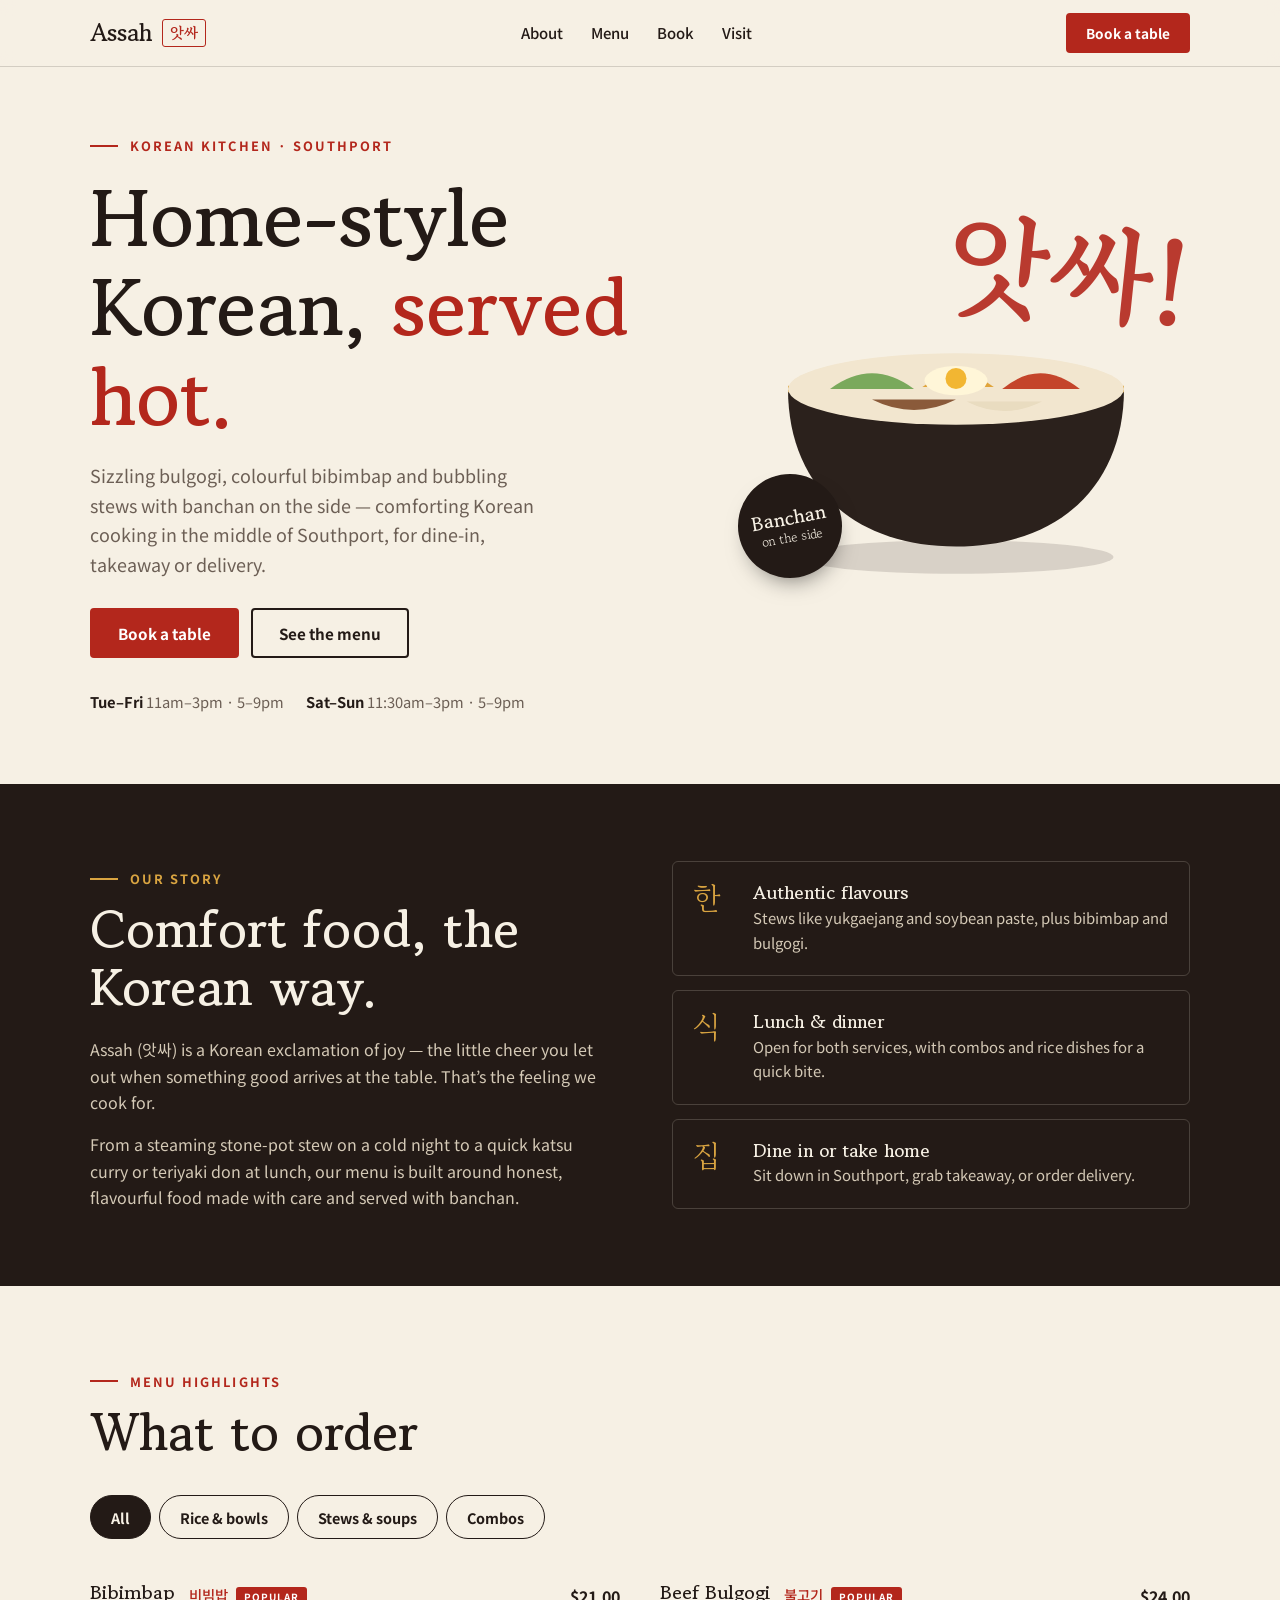
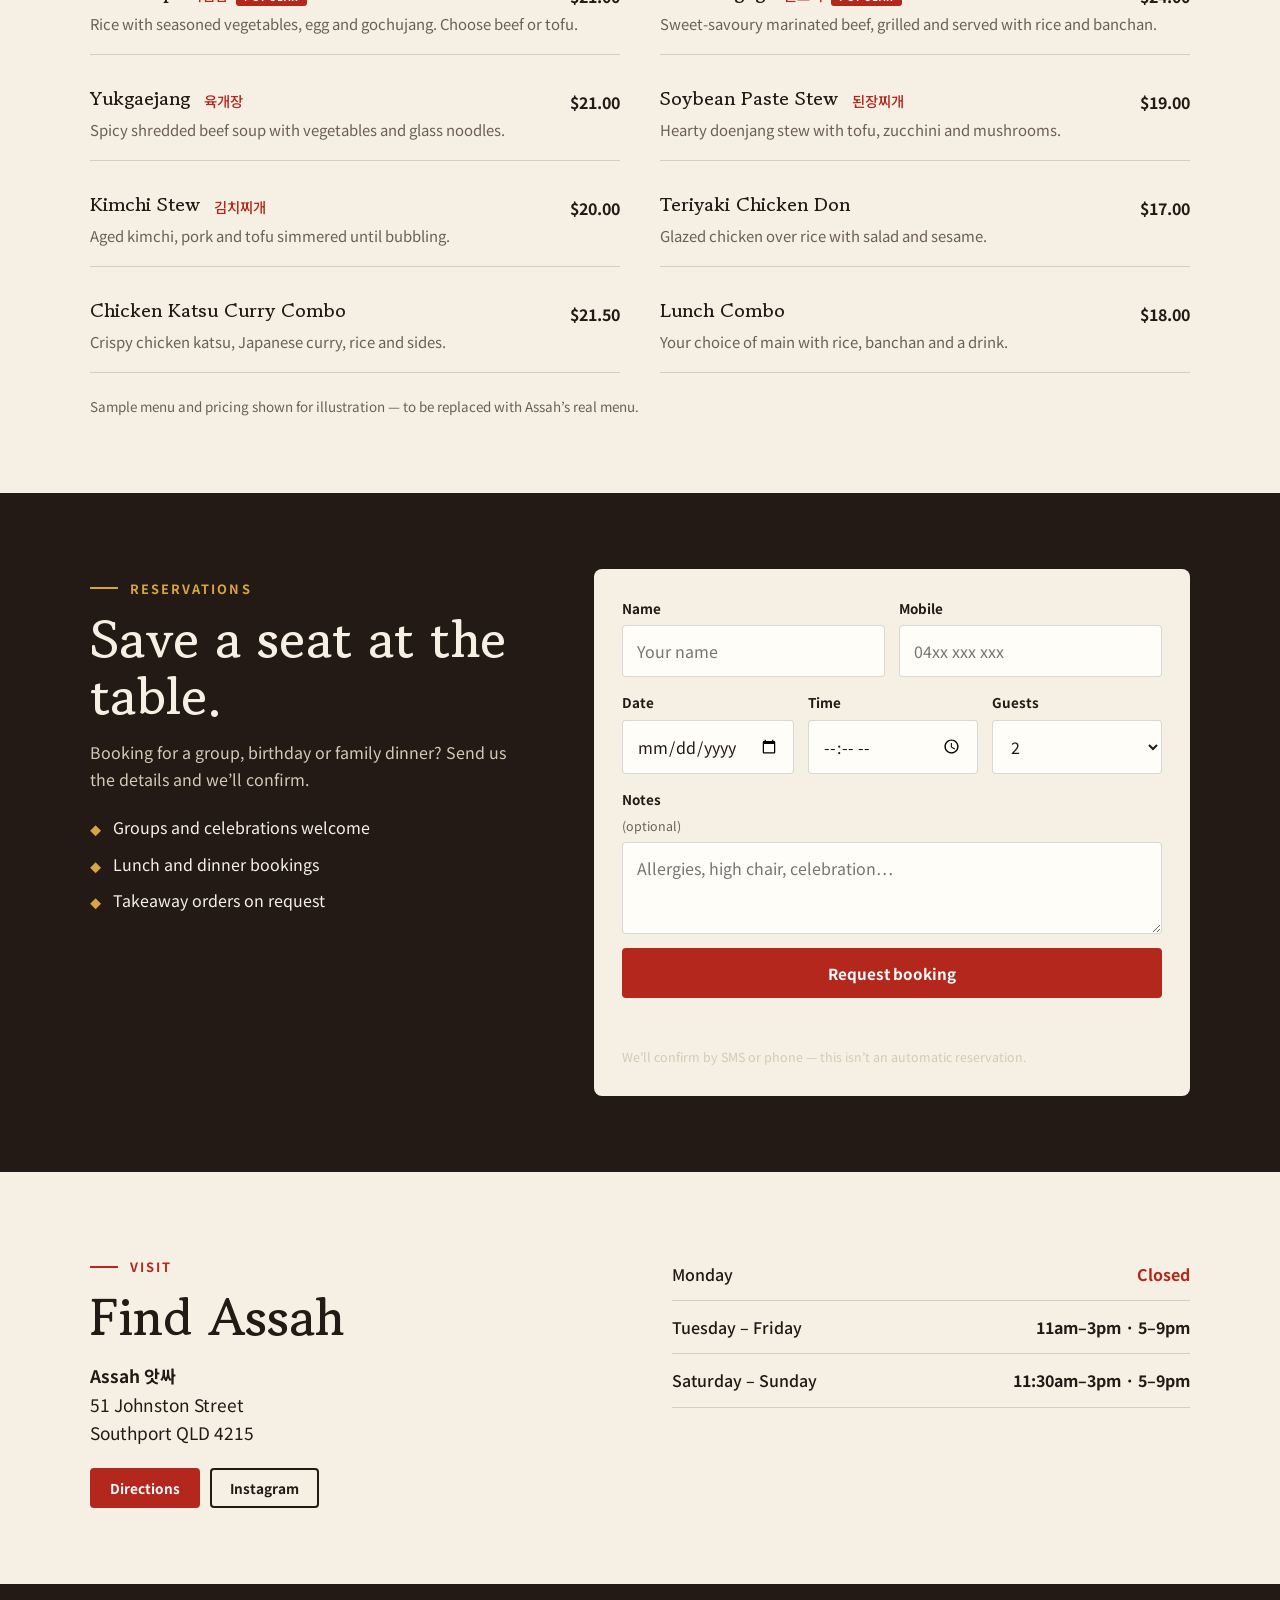
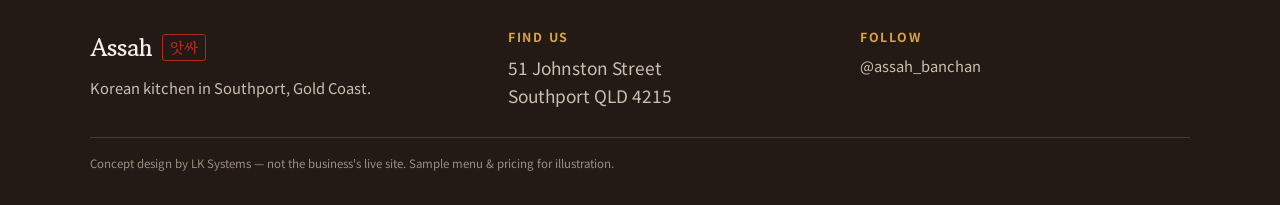
<file: assah/index.html>
<!doctype html>
<html lang="en-AU">
<head>
<meta charset="utf-8">
<meta name="viewport" content="width=device-width, initial-scale=1, viewport-fit=cover">
<title>Assah &mdash; Korean Home Cooking, Southport</title>
<meta name="description" content="Home-style Korean food in Southport: bibimbap, beef bulgogi, bubbling stews and banchan. Dine in, takeaway or delivery.">
<meta name="theme-color" content="#b3271c">
<link rel="preconnect" href="https://fonts.googleapis.com">
<link rel="preconnect" href="https://fonts.gstatic.com" crossorigin>
<link rel="stylesheet" href="https://fonts.googleapis.com/css2?family=Gowun+Batang:wght@400;700&family=Noto+Sans+KR:wght@400;500;700&display=swap">
<style>
  :root{
    --hanji:#f6f0e4; --hanji-2:#ece3d0; --ink:#231a16; --gochu:#b3271c; --gochu-d:#8f1d14;
    --jade:#2f5d50; --gold:#d9a441; --muted:#6c5f55; --line:rgba(35,26,22,.16);
    --serif:"Gowun Batang","Noto Serif KR","Batang","Hiragino Mincho ProN",Georgia,serif;
    --sans:"Noto Sans KR","Apple SD Gothic Neo","Malgun Gothic",system-ui,-apple-system,"Segoe UI",sans-serif;
  }
  *,*::before,*::after{box-sizing:border-box;}
  html{scroll-behavior:smooth;scroll-padding-top:72px;}
  body{margin:0;background:var(--hanji);color:var(--ink);font-family:var(--sans);font-size:1rem;line-height:1.65;-webkit-font-smoothing:antialiased;}
  a{color:inherit;text-decoration:none;} svg{display:block;max-width:100%;}
  h1,h2,h3{font-family:var(--serif);margin:0;line-height:1.12;font-weight:700;}
  p{margin:0;}
  .wrap{width:min(1100px,100% - 40px);margin-inline:auto;}
  .skip{position:absolute;left:-999px;top:8px;background:var(--ink);color:#fff;padding:8px 14px;z-index:100;}
  .skip:focus{left:8px;}
  :focus-visible{outline:3px solid var(--gochu);outline-offset:3px;}
  .btn{display:inline-flex;align-items:center;justify-content:center;gap:8px;min-height:50px;padding:0 26px;border:2px solid var(--gochu);background:var(--gochu);color:#fff;font:700 .95rem var(--sans);border-radius:4px;cursor:pointer;transition:background .15s,transform .15s;white-space:nowrap;}
  .btn:hover{background:var(--gochu-d);border-color:var(--gochu-d);transform:translateY(-1px);}
  .btn.ghost{background:transparent;color:var(--ink);border-color:var(--ink);}
  .btn.ghost:hover{background:var(--ink);color:#fff;}
  .btn.sm{min-height:40px;padding:0 18px;font-size:.85rem;}
  .site-header{position:sticky;top:0;z-index:50;background:rgba(246,240,228,.94);backdrop-filter:blur(8px);border-bottom:1px solid var(--line);}
  .nav{display:flex;align-items:center;justify-content:space-between;height:66px;gap:12px;}
  .brand{display:flex;align-items:center;gap:10px;font-family:var(--serif);font-weight:700;font-size:1.5rem;white-space:nowrap;}
  .brand i{font-style:normal;font-size:.95rem;color:var(--gochu);border:1.5px solid var(--gochu);padding:0 7px;border-radius:3px;}
  .nav ul{display:none;list-style:none;margin:0;padding:0;gap:28px;font-weight:500;font-size:.93rem;}
  .nav ul a:hover{color:var(--gochu);}
  @media(min-width:860px){.nav ul{display:flex;}}

  .hero{padding:60px 0 70px;position:relative;overflow:hidden;}
  .hero-grid{display:grid;gap:40px;align-items:center;}
  @media(min-width:900px){.hero-grid{grid-template-columns:1.1fr .9fr;gap:60px;}}
  .eyebrow{display:inline-flex;gap:12px;align-items:center;font-weight:700;font-size:.8rem;letter-spacing:.16em;text-transform:uppercase;color:var(--gochu);}
  .eyebrow::before{content:"";width:28px;height:2px;background:var(--gochu);}
  .hero h1{font-size:clamp(2.7rem,7.4vw,5rem);margin:16px 0 20px;}
  .hero h1 em{font-style:normal;color:var(--gochu);}
  .lead{font-size:1.12rem;color:var(--muted);max-width:46ch;}
  .cta-row{display:flex;flex-wrap:wrap;gap:12px;margin-top:28px;}
  .hours-pill{display:flex;flex-wrap:wrap;gap:6px 22px;margin-top:32px;font-size:.92rem;color:var(--muted);}
  .hours-pill b{color:var(--ink);}
  .bowl{justify-self:center;width:min(420px,88vw);position:relative;}
  .bowl .han{position:absolute;right:-6%;top:-8%;font-family:var(--serif);font-size:7rem;font-weight:700;color:var(--gochu);opacity:.9;line-height:1;transform:rotate(6deg);writing-mode:horizontal-tb;}
  .stamp{position:absolute;left:-2%;bottom:6%;background:var(--ink);color:var(--hanji);border-radius:50%;width:104px;height:104px;display:grid;place-content:center;text-align:center;font-family:var(--serif);font-size:.82rem;line-height:1.25;transform:rotate(-10deg);box-shadow:0 12px 24px -12px rgba(0,0,0,.6);}
  .stamp b{font-size:1.2rem;display:block;}

  section{padding:76px 0;}
  .sec-head{margin-bottom:34px;max-width:620px;}
  .sec-head h2{font-size:clamp(2rem,5vw,3.2rem);margin-top:12px;}
  .sec-head p{margin-top:14px;color:var(--muted);}
  .band{background:var(--ink);color:var(--hanji);}
  .band h2,.band h3{color:var(--hanji);} .band .eyebrow{color:var(--gold);} .band .eyebrow::before{background:var(--gold);}
  .band p{color:#d4c9b6;}

  .about{display:grid;gap:36px;align-items:center;}
  @media(min-width:900px){.about{grid-template-columns:1fr 1fr;gap:64px;}}
  .about p+p{margin-top:16px;}
  .pillars{display:grid;gap:14px;}
  .pillar{display:flex;gap:16px;padding:20px;border:1px solid rgba(246,240,228,.18);border-radius:6px;}
  .pillar .k{font-family:var(--serif);font-size:1.9rem;color:var(--gold);line-height:1;flex:none;width:44px;}
  .pillar h3{font-size:1.15rem;margin-bottom:3px;} .pillar p{font-size:.93rem;}

  .menu-tabs{display:flex;gap:8px;flex-wrap:wrap;margin-bottom:26px;}
  .tab{border:1.5px solid var(--ink);background:transparent;color:var(--ink);padding:10px 20px;border-radius:999px;font:700 .9rem var(--sans);cursor:pointer;min-height:44px;}
  .tab[aria-pressed="true"]{background:var(--ink);color:var(--hanji);}
  .menu-grid{display:grid;gap:14px;}
  @media(min-width:760px){.menu-grid{grid-template-columns:1fr 1fr;gap:16px 40px;}}
  .dish{padding:18px 0;border-bottom:1px solid var(--line);display:grid;grid-template-columns:1fr auto;gap:2px 16px;}
  .dish[hidden]{display:none;}
  .dish h3{font-size:1.2rem;} .dish h3 small{font-family:var(--sans);font-weight:500;color:var(--gochu);margin-left:8px;font-size:.9rem;}
  .dish .p{font-weight:700;font-variant-numeric:tabular-nums;}
  .dish p{grid-column:1/-1;color:var(--muted);font-size:.93rem;}
  .pop{display:inline-block;background:var(--gochu);color:#fff;font:700 .62rem var(--sans);letter-spacing:.1em;text-transform:uppercase;padding:2px 8px;border-radius:3px;margin-left:8px;vertical-align:middle;}
  .menu-note{margin-top:22px;font-size:.84rem;color:var(--muted);}

  form.card{background:var(--hanji);color:var(--ink);border-radius:8px;padding:28px;display:grid;gap:14px;}
  @media(max-width:520px){form.card{padding:20px;}}
  .book{display:grid;gap:36px;align-items:start;}
  @media(min-width:900px){.book{grid-template-columns:.85fr 1.15fr;gap:64px;}}
  .perks{list-style:none;margin:22px 0 0;padding:0;display:grid;gap:10px;}
  .perks li{display:flex;gap:12px;} .perks li::before{content:"\25C6";color:var(--gold);font-size:.7rem;margin-top:7px;}
  .row{display:grid;gap:14px;} @media(min-width:560px){.row.two{grid-template-columns:1fr 1fr;}.row.three{grid-template-columns:1fr 1fr 1fr;}}
  label{display:grid;gap:6px;font-size:.84rem;font-weight:700;}
  input,select,textarea{font:400 1rem var(--sans);padding:13px 14px;border:1.5px solid var(--line);border-radius:4px;background:#fffdf8;color:var(--ink);width:100%;min-height:48px;}
  input:focus,select:focus,textarea:focus{outline:none;border-color:var(--gochu);box-shadow:0 0 0 3px rgba(179,39,28,.18);}
  textarea{min-height:92px;resize:vertical;}
  .hp{position:absolute;left:-9999px;}
  .form-note{min-height:1.4em;font-weight:700;font-size:.92rem;} .form-note.ok{color:#1e7a45;} .form-note.err{color:var(--gochu);}
  .fine{font-size:.78rem;color:var(--muted);font-weight:400;}

  .visit{display:grid;gap:30px;} @media(min-width:860px){.visit{grid-template-columns:1fr 1fr;gap:64px;}}
  address{font-style:normal;font-size:1.08rem;}
  .hours{width:100%;border-collapse:collapse;}
  .hours th,.hours td{padding:13px 0;border-bottom:1px solid var(--line);text-align:left;font-weight:500;}
  .hours td{text-align:right;font-weight:700;font-variant-numeric:tabular-nums;} .hours .closed td{color:var(--gochu);}
  .links{display:flex;gap:10px;flex-wrap:wrap;margin-top:20px;}

  footer{background:var(--ink);color:#cbbfae;padding:44px 0 32px;font-size:.92rem;}
  .foot{display:grid;gap:22px;} @media(min-width:760px){.foot{grid-template-columns:1.2fr 1fr 1fr;}}
  footer .brand{color:var(--hanji);margin-bottom:8px;} footer h4{margin:0 0 8px;color:var(--gold);font:700 .78rem var(--sans);letter-spacing:.14em;text-transform:uppercase;}
  footer a:hover{color:#fff;}
  .disclaimer{margin-top:26px;padding-top:16px;border-top:1px solid rgba(246,240,228,.16);font-size:.72rem;color:#9a8f7f;}
  .reveal{opacity:0;transform:translateY(14px);transition:opacity .6s ease,transform .6s ease;} .reveal.in{opacity:1;transform:none;}
  @media(prefers-reduced-motion:reduce){html{scroll-behavior:auto}.reveal{opacity:1;transform:none;transition:none;}.btn{transition:none;}}
</style>
</head>
<body>
<a class="skip" href="#main">Skip to content</a>
<header class="site-header">
  <div class="wrap nav">
    <a class="brand" href="#top" aria-label="Assah home">Assah <i>앗싸</i></a>
    <nav aria-label="Primary"><ul><li><a href="#about">About</a></li><li><a href="#menu">Menu</a></li><li><a href="#book">Book</a></li><li><a href="#visit">Visit</a></li></ul></nav>
    <a class="btn sm" href="#book">Book a table</a>
  </div>
</header>

<main id="main">
  <section class="hero" id="top">
    <div class="wrap hero-grid">
      <div>
        <span class="eyebrow">Korean kitchen &middot; Southport</span>
        <h1>Home-style Korean, <em>served hot.</em></h1>
        <p class="lead">Sizzling bulgogi, colourful bibimbap and bubbling stews with banchan on the side &mdash; comforting Korean cooking in the middle of Southport, for dine-in, takeaway or delivery.</p>
        <div class="cta-row"><a class="btn" href="#book">Book a table</a><a class="btn ghost" href="#menu">See the menu</a></div>
        <div class="hours-pill"><span><b>Tue&ndash;Fri</b> 11am&ndash;3pm &middot; 5&ndash;9pm</span><span><b>Sat&ndash;Sun</b> 11:30am&ndash;3pm &middot; 5&ndash;9pm</span></div>
      </div>
      <div class="bowl" aria-hidden="true">
        <span class="han">앗싸!</span>
        <svg viewBox="0 0 400 340">
          <ellipse cx="200" cy="300" rx="150" ry="16" fill="rgba(35,26,22,.14)"/>
          <path d="M40 140h320c0 90-60 150-160 150S40 230 40 140z" fill="#2b211c"/>
          <path d="M40 140h320" stroke="#d9a441" stroke-width="6"/>
          <ellipse cx="200" cy="140" rx="160" ry="34" fill="#f2e6cf"/>
          <g>
            <path d="M80 140q40-30 80 0z" fill="#7aa95c"/><path d="M168 138q34-26 68 0z" fill="#e0a43a"/>
            <path d="M244 140q36-30 74 0z" fill="#c4452b"/><path d="M120 150q40 20 80 0z" fill="#8a5a3a"/>
            <path d="M210 152q36 18 72 0z" fill="#e9dcc0"/>
            <ellipse cx="200" cy="132" rx="30" ry="14" fill="#fff6d8"/><circle cx="200" cy="130" r="10" fill="#f2b632"/>
          </g>
        </svg>
        <div class="stamp"><div><b>Banchan</b>on the side</div></div>
      </div>
    </div>
  </section>

  <section class="band" id="about">
    <div class="wrap about">
      <div class="reveal">
        <div class="sec-head" style="margin-bottom:20px"><span class="eyebrow">Our story</span><h2>Comfort food, the Korean way.</h2></div>
        <p>Assah (앗싸) is a Korean exclamation of joy &mdash; the little cheer you let out when something good arrives at the table. That&rsquo;s the feeling we cook for.</p>
        <p>From a steaming stone-pot stew on a cold night to a quick katsu curry or teriyaki don at lunch, our menu is built around honest, flavourful food made with care and served with banchan.</p>
      </div>
      <div class="pillars reveal">
        <div class="pillar"><span class="k">한</span><div><h3>Authentic flavours</h3><p>Stews like yukgaejang and soybean paste, plus bibimbap and bulgogi.</p></div></div>
        <div class="pillar"><span class="k">식</span><div><h3>Lunch &amp; dinner</h3><p>Open for both services, with combos and rice dishes for a quick bite.</p></div></div>
        <div class="pillar"><span class="k">집</span><div><h3>Dine in or take home</h3><p>Sit down in Southport, grab takeaway, or order delivery.</p></div></div>
      </div>
    </div>
  </section>

  <section id="menu">
    <div class="wrap">
      <div class="sec-head reveal"><span class="eyebrow">Menu highlights</span><h2>What to order</h2></div>
      <div class="menu-tabs" role="group" aria-label="Menu categories">
        <button class="tab" type="button" data-f="all" aria-pressed="true">All</button>
        <button class="tab" type="button" data-f="rice" aria-pressed="false">Rice &amp; bowls</button>
        <button class="tab" type="button" data-f="stew" aria-pressed="false">Stews &amp; soups</button>
        <button class="tab" type="button" data-f="combo" aria-pressed="false">Combos</button>
      </div>
      <div class="menu-grid">
        <div class="dish" data-c="rice"><h3>Bibimbap <small>비빔밥</small><span class="pop">Popular</span></h3><span class="p">$21.00</span><p>Rice with seasoned vegetables, egg and gochujang. Choose beef or tofu.</p></div>
        <div class="dish" data-c="rice"><h3>Beef Bulgogi <small>불고기</small><span class="pop">Popular</span></h3><span class="p">$24.00</span><p>Sweet-savoury marinated beef, grilled and served with rice and banchan.</p></div>
        <div class="dish" data-c="stew"><h3>Yukgaejang <small>육개장</small></h3><span class="p">$21.00</span><p>Spicy shredded beef soup with vegetables and glass noodles.</p></div>
        <div class="dish" data-c="stew"><h3>Soybean Paste Stew <small>된장찌개</small></h3><span class="p">$19.00</span><p>Hearty doenjang stew with tofu, zucchini and mushrooms.</p></div>
        <div class="dish" data-c="stew"><h3>Kimchi Stew <small>김치찌개</small></h3><span class="p">$20.00</span><p>Aged kimchi, pork and tofu simmered until bubbling.</p></div>
        <div class="dish" data-c="rice"><h3>Teriyaki Chicken Don</h3><span class="p">$17.00</span><p>Glazed chicken over rice with salad and sesame.</p></div>
        <div class="dish" data-c="combo"><h3>Chicken Katsu Curry Combo</h3><span class="p">$21.50</span><p>Crispy chicken katsu, Japanese curry, rice and sides.</p></div>
        <div class="dish" data-c="combo"><h3>Lunch Combo</h3><span class="p">$18.00</span><p>Your choice of main with rice, banchan and a drink.</p></div>
      </div>
      <p class="menu-note">Sample menu and pricing shown for illustration &mdash; to be replaced with Assah&rsquo;s real menu.</p>
    </div>
  </section>

  <section class="band" id="book">
    <div class="wrap book">
      <div class="reveal">
        <div class="sec-head" style="margin-bottom:0"><span class="eyebrow">Reservations</span><h2>Save a seat at the table.</h2><p>Booking for a group, birthday or family dinner? Send us the details and we&rsquo;ll confirm.</p></div>
        <ul class="perks"><li>Groups and celebrations welcome</li><li>Lunch and dinner bookings</li><li>Takeaway orders on request</li></ul>
      </div>
      <form class="card reveal" id="inquiry" name="assah-booking" method="POST" data-netlify="true" netlify-honeypot="bot-field">
        <input type="hidden" name="form-name" value="assah-booking">
        <p class="hp"><label>Don&rsquo;t fill this out: <input name="bot-field" tabindex="-1" autocomplete="off"></label></p>
        <div class="row two"><label>Name<input name="name" required autocomplete="name" placeholder="Your name"></label><label>Mobile<input name="phone" type="tel" required autocomplete="tel" inputmode="tel" placeholder="04xx xxx xxx"></label></div>
        <div class="row three"><label>Date<input name="date" id="d" type="date" required></label><label>Time<input name="time" type="time" min="11:00" max="21:00" required></label><label>Guests<select name="guests"><option>1</option><option selected>2</option><option>3</option><option>4</option><option>5</option><option>6</option><option>7</option><option>8+</option></select></label></div>
        <label>Notes <span class="fine">(optional)</span><textarea name="message" placeholder="Allergies, high chair, celebration&hellip;"></textarea></label>
        <button class="btn" type="submit">Request booking</button>
        <p class="form-note" id="form-note" role="status" aria-live="polite"></p>
        <p class="fine">We&rsquo;ll confirm by SMS or phone &mdash; this isn&rsquo;t an automatic reservation.</p>
      </form>
    </div>
  </section>

  <section id="visit">
    <div class="wrap visit">
      <div class="reveal">
        <div class="sec-head" style="margin-bottom:16px"><span class="eyebrow">Visit</span><h2>Find Assah</h2></div>
        <address><strong>Assah 앗싸</strong><br>51 Johnston Street<br>Southport QLD 4215</address>
        <div class="links"><a class="btn sm" href="https://www.google.com/maps/search/?api=1&amp;query=Assah+51+Johnston+Street+Southport" target="_blank" rel="noopener">Directions</a><a class="btn sm ghost" href="https://www.instagram.com/assah_banchan/" target="_blank" rel="noopener">Instagram</a></div>
      </div>
      <div class="reveal">
        <table class="hours"><caption style="position:absolute;left:-9999px">Opening hours</caption><tbody>
          <tr class="closed"><th scope="row">Monday</th><td>Closed</td></tr>
          <tr><th scope="row">Tuesday &ndash; Friday</th><td>11am&ndash;3pm &middot; 5&ndash;9pm</td></tr>
          <tr><th scope="row">Saturday &ndash; Sunday</th><td>11:30am&ndash;3pm &middot; 5&ndash;9pm</td></tr>
        </tbody></table>
      </div>
    </div>
  </section>
</main>

<footer>
  <div class="wrap">
    <div class="foot">
      <div><div class="brand">Assah <i>앗싸</i></div><p>Korean kitchen in Southport, Gold Coast.</p></div>
      <div><h4>Find us</h4><address>51 Johnston Street<br>Southport QLD 4215</address></div>
      <div><h4>Follow</h4><a href="https://www.instagram.com/assah_banchan/" target="_blank" rel="noopener">@assah_banchan</a></div>
    </div>
    <p class="disclaimer">Concept design by LK Systems &mdash; not the business's live site. Sample menu &amp; pricing for illustration.</p>
  </div>
</footer>

<script>
(function(){
  var d=document.getElementById('d');if(d){var t=new Date();t.setMinutes(t.getMinutes()-t.getTimezoneOffset());d.min=t.toISOString().slice(0,10);}
  var tabs=document.querySelectorAll('.tab'),dishes=document.querySelectorAll('.dish');
  tabs.forEach(function(b){b.addEventListener('click',function(){tabs.forEach(function(x){x.setAttribute('aria-pressed',x===b);});var f=b.getAttribute('data-f');dishes.forEach(function(s){s.hidden=!(f==='all'||s.getAttribute('data-c')===f);});});});
  var form=document.getElementById('inquiry'),note=document.getElementById('form-note');
  form.addEventListener('submit',function(e){
    e.preventDefault();var btn=form.querySelector('button[type=submit]');btn.disabled=true;note.className='form-note';note.textContent='Sending…';
    fetch('/',{method:'POST',headers:{'Content-Type':'application/x-www-form-urlencoded'},body:new URLSearchParams(new FormData(form)).toString()})
      .then(function(r){if(!r.ok)throw new Error('x');form.reset();note.className='form-note ok';note.textContent='앗싸! Request received — we’ll confirm shortly.';})
      .catch(function(){note.className='form-note err';note.textContent='Preview mode: this form submits once the site is deployed on Netlify.';})
      .then(function(){btn.disabled=false;});
  });
  var els=document.querySelectorAll('.reveal');
  if('IntersectionObserver' in window){var io=new IntersectionObserver(function(es){es.forEach(function(en){if(en.isIntersecting){en.target.classList.add('in');io.unobserve(en.target);}});},{threshold:.12});els.forEach(function(el){io.observe(el);});}else{els.forEach(function(el){el.classList.add('in');});}
})();
</script>
</body>
</html>
</file>
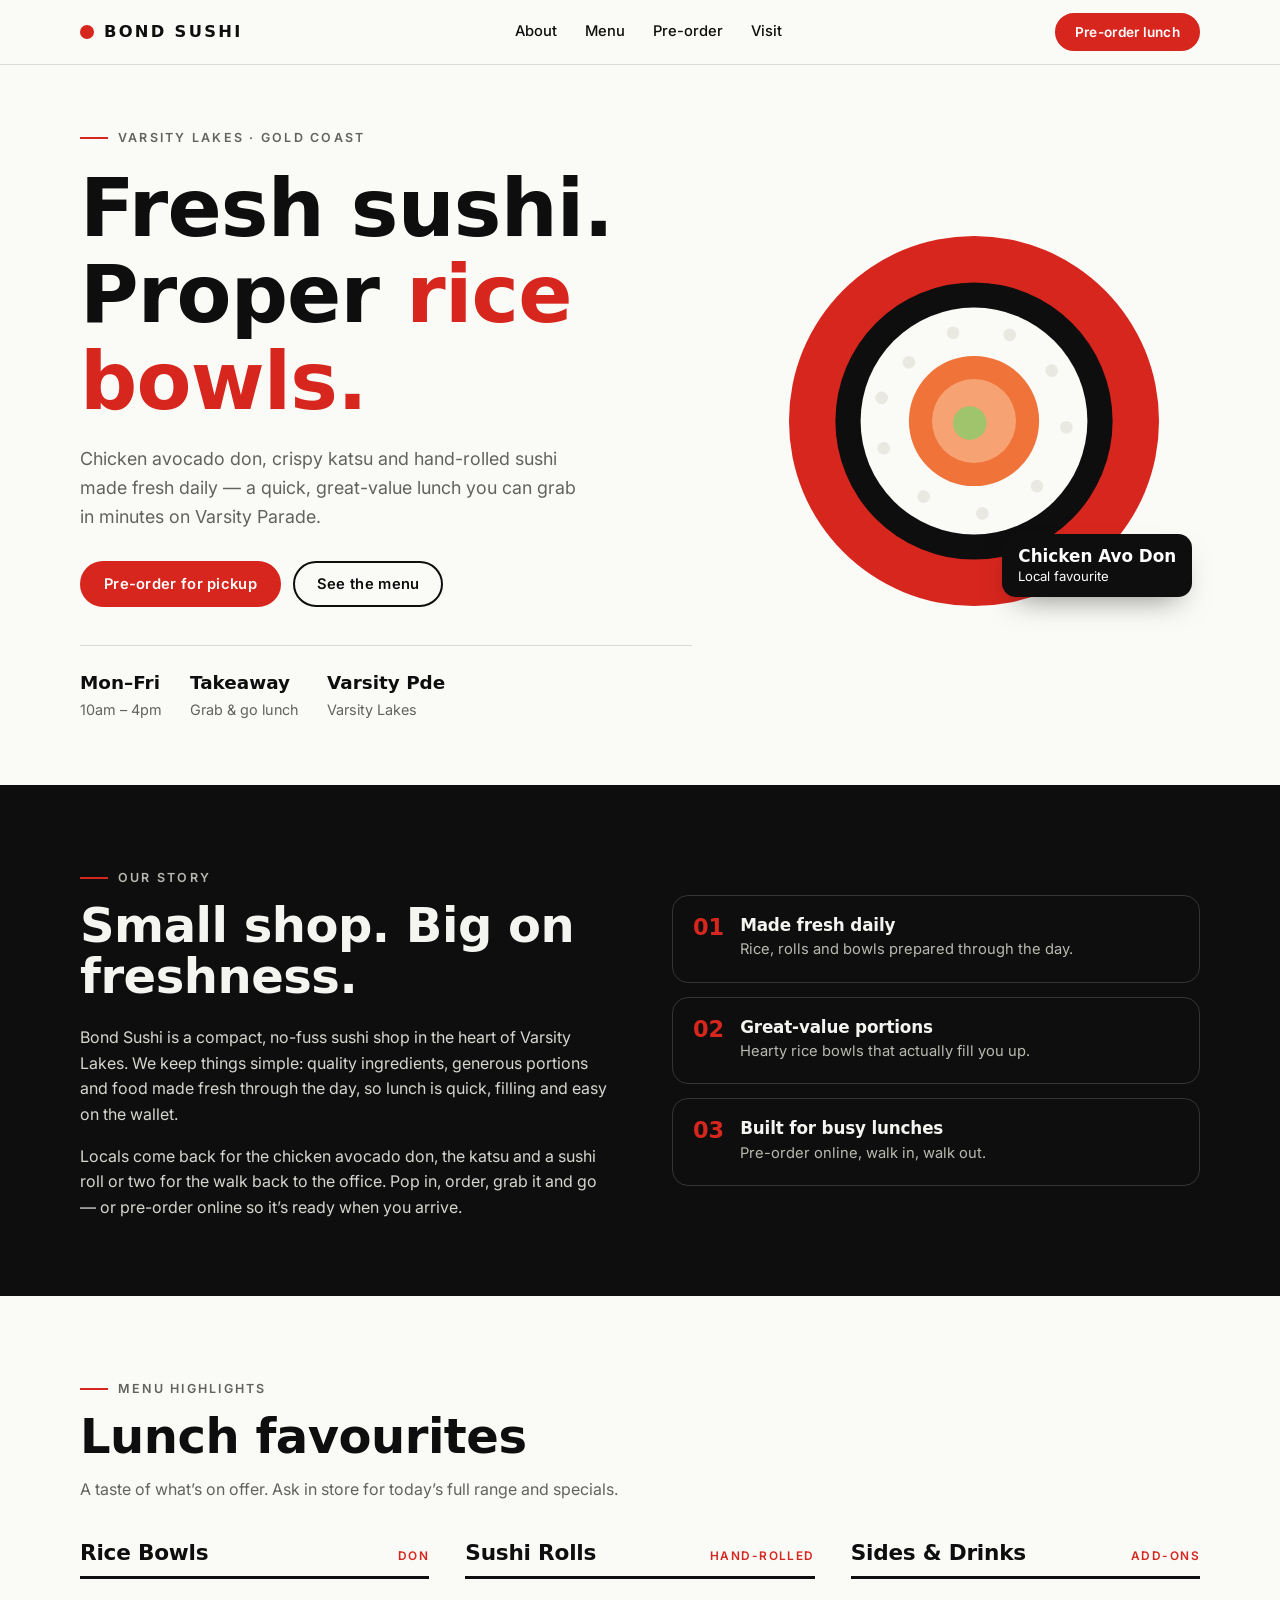
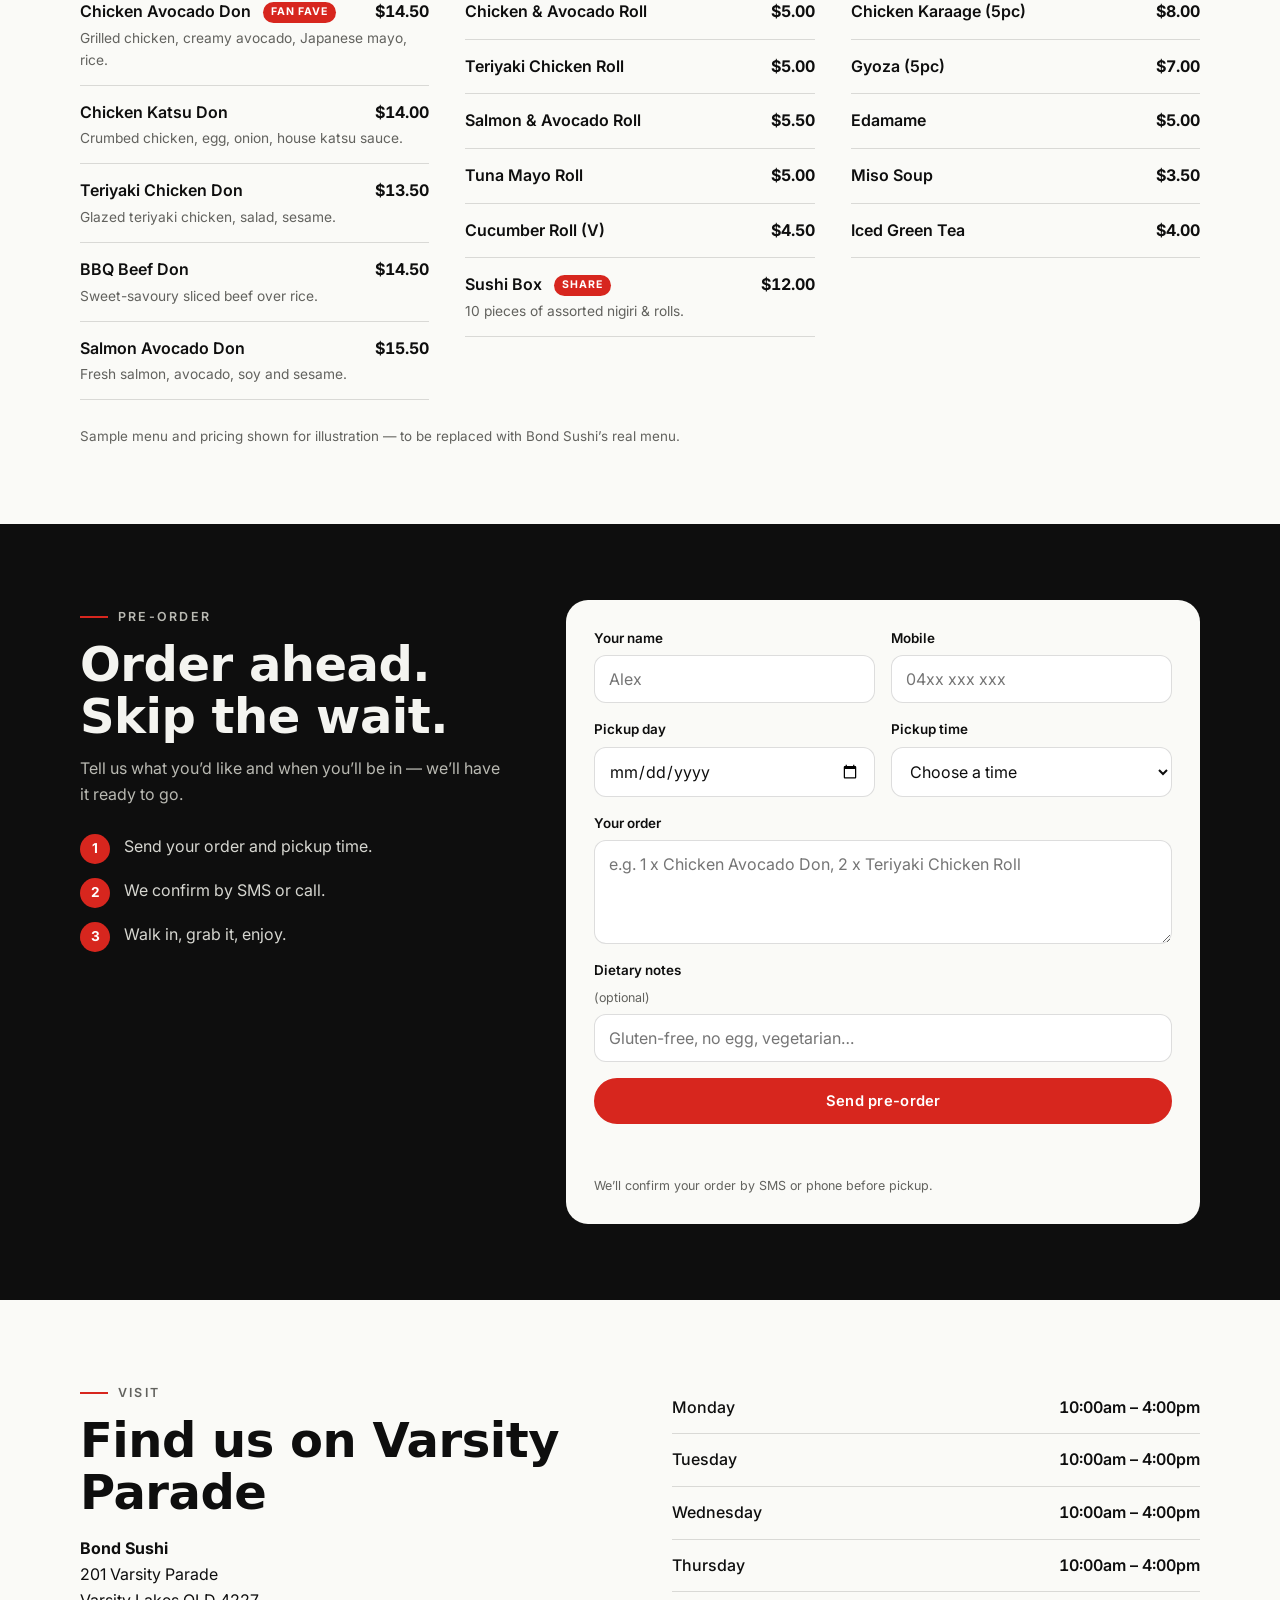
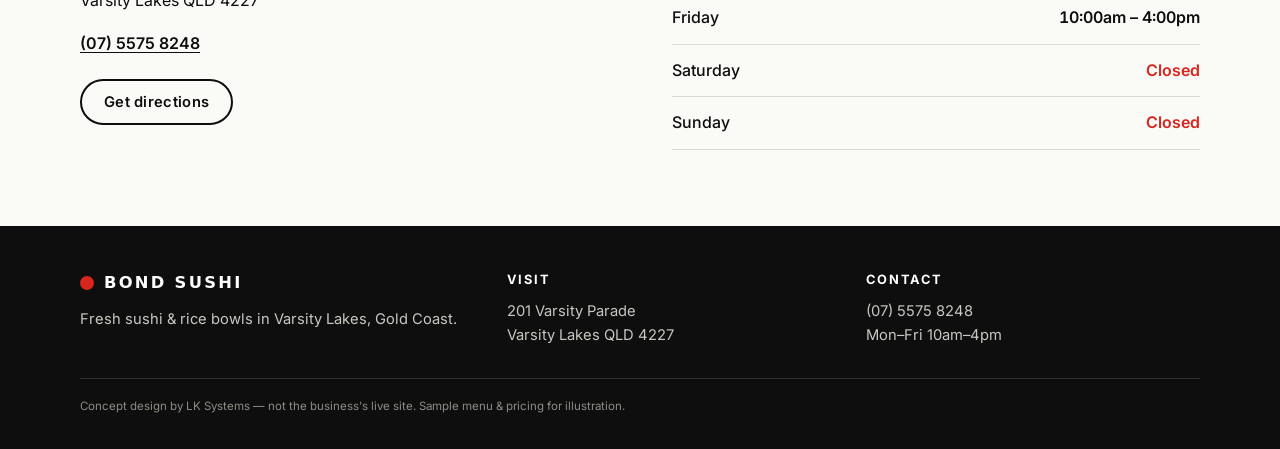
<file: bond-sushi/index.html>
<!doctype html>
<html lang="en-AU">
<head>
<meta charset="utf-8">
<meta name="viewport" content="width=device-width, initial-scale=1, viewport-fit=cover">
<title>Bond Sushi &mdash; Fresh Sushi &amp; Rice Bowls, Varsity Lakes</title>
<meta name="description" content="Fresh sushi, katsu and teriyaki rice bowls made daily at Varsity Parade, Varsity Lakes. Quick lunch, easy pickup.">
<meta name="theme-color" content="#0e0e0e">
<link rel="preconnect" href="https://fonts.googleapis.com">
<link rel="preconnect" href="https://fonts.gstatic.com" crossorigin>
<link rel="stylesheet" href="https://fonts.googleapis.com/css2?family=Inter:wght@400;500;600;700&family=Zen+Kaku+Gothic+New:wght@500;700;900&display=swap">
<style>
  :root{
    --ink:#0e0e0e;
    --paper:#fafaf7;
    --paper-2:#f0efea;
    --red:#d7261e;
    --red-dark:#b01b14;
    --grey:#62625e;
    --line:rgba(14,14,14,.14);
    --display:"Zen Kaku Gothic New","Hiragino Kaku Gothic ProN","Yu Gothic","Noto Sans JP",system-ui,sans-serif;
    --body:"Inter",system-ui,-apple-system,"Segoe UI",Roboto,sans-serif;
  }
  *,*::before,*::after{box-sizing:border-box;}
  html{scroll-behavior:smooth;scroll-padding-top:72px;}
  body{margin:0;background:var(--paper);color:var(--ink);font-family:var(--body);font-size:1rem;line-height:1.6;-webkit-font-smoothing:antialiased;}
  img,svg{max-width:100%;display:block;}
  a{color:inherit;text-decoration:none;}
  h1,h2,h3{font-family:var(--display);margin:0;line-height:1.08;letter-spacing:-.01em;}
  p{margin:0;}
  .wrap{width:min(1120px,100% - 40px);margin-inline:auto;}
  .skip{position:absolute;left:-999px;top:8px;background:var(--ink);color:#fff;padding:8px 14px;border-radius:6px;z-index:100;}
  .skip:focus{left:8px;}
  :focus-visible{outline:3px solid var(--red);outline-offset:3px;}

  /* header */
  .site-header{position:sticky;top:0;z-index:50;background:rgba(250,250,247,.92);backdrop-filter:blur(10px);border-bottom:1px solid var(--line);}
  .nav{display:flex;align-items:center;justify-content:space-between;height:64px;gap:16px;}
  .brand{display:flex;align-items:center;gap:10px;font-family:var(--display);font-weight:900;letter-spacing:.14em;font-size:1.02rem;}
  .brand{white-space:nowrap;}
  .brand i{width:14px;height:14px;border-radius:50%;background:var(--red);display:block;flex:none;}
  .btn{white-space:nowrap;}
  @media(max-width:420px){.brand{letter-spacing:.08em;font-size:.95rem;}.nav .btn.sm{padding:9px 14px;font-size:.8rem;}}
  .nav ul{display:none;list-style:none;gap:28px;margin:0;padding:0;font-size:.92rem;font-weight:500;}
  .nav ul a:hover{color:var(--red);}
  @media(min-width:820px){.nav ul{display:flex;}}
  .btn{display:inline-flex;align-items:center;justify-content:center;gap:8px;border:2px solid var(--ink);background:var(--ink);color:#fff;padding:12px 22px;font:600 .92rem var(--body);letter-spacing:.02em;border-radius:999px;cursor:pointer;transition:background .15s,border-color .15s,transform .15s;}
  .btn:hover{transform:translateY(-1px);}
  .btn.red{background:var(--red);border-color:var(--red);}
  .btn.red:hover{background:var(--red-dark);border-color:var(--red-dark);}
  .btn.ghost{background:transparent;color:var(--ink);}
  .btn.ghost:hover{background:var(--ink);color:#fff;}
  .btn.sm{padding:9px 18px;font-size:.85rem;}

  /* hero */
  .hero{padding:56px 0 64px;overflow:hidden;}
  .hero-grid{display:grid;gap:40px;align-items:center;}
  @media(min-width:860px){.hero-grid{grid-template-columns:1.15fr .85fr;gap:56px;}}
  .eyebrow{display:inline-flex;align-items:center;gap:10px;font-size:.78rem;font-weight:600;letter-spacing:.18em;text-transform:uppercase;color:var(--grey);}
  .eyebrow::before{content:"";width:28px;height:2px;background:var(--red);}
  .hero h1{font-size:clamp(2.6rem,7.2vw,5rem);font-weight:900;margin:18px 0 20px;}
  .hero h1 em{font-style:normal;color:var(--red);}
  .hero p.lead{font-size:1.12rem;color:var(--grey);max-width:46ch;}
  .cta-row{display:flex;flex-wrap:wrap;gap:12px;margin-top:30px;}
  .facts{display:flex;flex-wrap:wrap;gap:10px 28px;margin-top:38px;padding-top:22px;border-top:1px solid var(--line);font-size:.9rem;color:var(--grey);}
  .facts strong{display:block;color:var(--ink);font-family:var(--display);font-size:1.15rem;}
  .hero-art{position:relative;justify-self:center;width:min(420px,86vw);aspect-ratio:1;}
  .hero-art .sun{position:absolute;inset:6%;border-radius:50%;background:var(--red);}
  .hero-art svg{position:absolute;inset:0;width:100%;height:100%;}
  .tag-float{position:absolute;right:-2%;bottom:8%;background:var(--ink);color:#fff;border-radius:14px;padding:12px 16px;font-size:.82rem;line-height:1.3;box-shadow:0 14px 30px -14px rgba(0,0,0,.5);}
  .tag-float b{display:block;font-family:var(--display);font-size:1.05rem;}

  /* sections */
  section{padding:76px 0;}
  .sec-head{max-width:620px;margin-bottom:38px;}
  .sec-head .eyebrow{margin-bottom:12px;}
  .sec-head h2{font-size:clamp(1.9rem,4.6vw,3rem);font-weight:900;}
  .sec-head p{margin-top:14px;color:var(--grey);}
  .dark{background:var(--ink);color:#f4f4f0;}
  .dark .sec-head p,.dark .eyebrow{color:#b9b9b2;}

  /* about */
  .about{display:grid;gap:36px;}
  @media(min-width:860px){.about{grid-template-columns:1fr 1fr;gap:64px;align-items:center;}}
  .about p+p{margin-top:16px;}
  .about p{color:#d6d6d0;}
  .pillars{display:grid;gap:14px;}
  .pillar{display:flex;gap:16px;padding:20px;border:1px solid rgba(255,255,255,.16);border-radius:16px;}
  .pillar .n{font-family:var(--display);font-weight:900;color:var(--red);font-size:1.4rem;line-height:1;}
  .pillar h3{font-size:1.05rem;margin-bottom:4px;}
  .pillar p{font-size:.92rem;color:#b9b9b2;}

  /* menu */
  .menu-grid{display:grid;gap:28px;}
  @media(min-width:900px){.menu-grid{grid-template-columns:repeat(3,1fr);gap:36px;}}
  .menu-col h3{font-size:1.35rem;font-weight:900;padding-bottom:12px;border-bottom:3px solid var(--ink);margin-bottom:6px;display:flex;justify-content:space-between;align-items:baseline;}
  .menu-col h3 span{font-family:var(--body);font-size:.74rem;font-weight:600;letter-spacing:.12em;text-transform:uppercase;color:var(--red);}
  .item{display:grid;grid-template-columns:1fr auto;gap:2px 14px;padding:14px 0;border-bottom:1px solid var(--line);}
  .item b{font-weight:600;}
  .item .price{font-weight:700;font-variant-numeric:tabular-nums;}
  .item small{grid-column:1/-1;color:var(--grey);font-size:.86rem;}
  .badge{display:inline-block;margin-left:8px;background:var(--red);color:#fff;font-size:.66rem;font-weight:700;letter-spacing:.08em;text-transform:uppercase;padding:2px 8px;border-radius:999px;vertical-align:middle;}
  .menu-note{margin-top:26px;font-size:.84rem;color:var(--grey);}

  /* form */
  .order{display:grid;gap:40px;}
  @media(min-width:900px){.order{grid-template-columns:.8fr 1.2fr;gap:64px;align-items:start;}}
  .steps{list-style:none;margin:26px 0 0;padding:0;display:grid;gap:14px;}
  .steps li{display:flex;gap:14px;align-items:flex-start;color:#d6d6d0;}
  .steps b{flex:none;width:30px;height:30px;border-radius:50%;background:var(--red);color:#fff;display:grid;place-items:center;font-size:.85rem;}
  form.card{background:var(--paper);color:var(--ink);border-radius:22px;padding:28px;display:grid;gap:16px;}
  @media(max-width:520px){form.card{padding:20px;}}
  .row{display:grid;gap:16px;}
  @media(min-width:560px){.row.two{grid-template-columns:1fr 1fr;}}
  label{display:grid;gap:6px;font-size:.84rem;font-weight:600;}
  input,select,textarea{font:400 1rem var(--body);padding:13px 14px;border:1.5px solid var(--line);border-radius:12px;background:#fff;color:var(--ink);width:100%;}
  input:focus,select:focus,textarea:focus{outline:none;border-color:var(--red);box-shadow:0 0 0 3px rgba(215,38,30,.18);}
  textarea{min-height:104px;resize:vertical;}
  .hp{position:absolute;left:-9999px;}
  .form-note{min-height:1.4em;font-size:.9rem;font-weight:600;}
  .form-note.ok{color:#14803c;}
  .form-note.err{color:var(--red-dark);}
  .fine{font-size:.78rem;color:var(--grey);font-weight:400;}

  /* visit */
  .visit{display:grid;gap:32px;}
  @media(min-width:860px){.visit{grid-template-columns:1fr 1fr;gap:64px;}}
  address{font-style:normal;}
  .hours{width:100%;border-collapse:collapse;margin-top:6px;}
  .hours th,.hours td{padding:13px 0;border-bottom:1px solid var(--line);text-align:left;font-weight:500;}
  .hours td{text-align:right;font-variant-numeric:tabular-nums;font-weight:600;}
  .hours .closed td{color:var(--red);}
  .contact-lines{display:grid;gap:4px;margin:18px 0 22px;}
  .contact-lines a{font-weight:600;text-decoration:underline;text-underline-offset:3px;}

  /* footer */
  footer{background:var(--ink);color:#c8c8c2;padding:44px 0 34px;font-size:.92rem;}
  .foot{display:grid;gap:26px;}
  @media(min-width:760px){.foot{grid-template-columns:1.2fr 1fr 1fr;}}
  footer .brand{color:#fff;margin-bottom:12px;}
  footer h4{margin:0 0 10px;color:#fff;font-size:.8rem;letter-spacing:.14em;text-transform:uppercase;}
  footer a:hover{color:#fff;}
  .disclaimer{margin-top:30px;padding-top:18px;border-top:1px solid rgba(255,255,255,.14);font-size:.72rem;color:#8d8d86;}
  .reveal{opacity:0;transform:translateY(14px);transition:opacity .6s ease,transform .6s ease;}
  .reveal.in{opacity:1;transform:none;}
  @media(prefers-reduced-motion:reduce){html{scroll-behavior:auto}.reveal{opacity:1;transform:none;transition:none;}.btn{transition:none;}}
</style>
</head>
<body>
<a class="skip" href="#main">Skip to content</a>

<header class="site-header">
  <div class="wrap nav">
    <a class="brand" href="#top" aria-label="Bond Sushi home"><i aria-hidden="true"></i>BOND SUSHI</a>
    <nav aria-label="Primary">
      <ul>
        <li><a href="#about">About</a></li>
        <li><a href="#menu">Menu</a></li>
        <li><a href="#preorder">Pre-order</a></li>
        <li><a href="#visit">Visit</a></li>
      </ul>
    </nav>
    <a class="btn red sm" href="#preorder">Pre-order lunch</a>
  </div>
</header>

<main id="main">
  <!-- HERO -->
  <section class="hero" id="top">
    <div class="wrap hero-grid">
      <div>
        <span class="eyebrow">Varsity Lakes &middot; Gold Coast</span>
        <h1>Fresh sushi.<br>Proper <em>rice bowls.</em></h1>
        <p class="lead">Chicken avocado don, crispy katsu and hand-rolled sushi made fresh daily &mdash; a quick, great-value lunch you can grab in minutes on Varsity Parade.</p>
        <div class="cta-row">
          <a class="btn red" href="#preorder">Pre-order for pickup</a>
          <a class="btn ghost" href="#menu">See the menu</a>
        </div>
        <div class="facts">
          <div><strong>Mon&ndash;Fri</strong>10am &ndash; 4pm</div>
          <div><strong>Takeaway</strong>Grab &amp; go lunch</div>
          <div><strong>Varsity Pde</strong>Varsity Lakes</div>
        </div>
      </div>
      <div class="hero-art" aria-hidden="true">
        <div class="sun"></div>
        <svg viewBox="0 0 400 400" role="img" aria-label="">
          <g transform="translate(200 200)">
            <circle r="132" fill="#0e0e0e"/>
            <circle r="108" fill="#fafaf7"/>
            <g fill="#e9e8e1">
              <circle cx="-62" cy="-56" r="6"/><circle cx="-20" cy="-84" r="6"/><circle cx="34" cy="-82" r="6"/><circle cx="74" cy="-48" r="6"/>
              <circle cx="88" cy="6" r="6"/><circle cx="60" cy="62" r="6"/><circle cx="8" cy="88" r="6"/><circle cx="-48" cy="72" r="6"/>
              <circle cx="-86" cy="26" r="6"/><circle cx="-88" cy="-22" r="6"/>
            </g>
            <circle r="62" fill="#f0733a"/>
            <circle r="40" fill="#f7a272"/>
            <circle cx="-4" cy="2" r="16" fill="#9fc46b"/>
          </g>
        </svg>
        <div class="tag-float"><b>Chicken Avo Don</b>Local favourite</div>
      </div>
    </div>
  </section>

  <!-- ABOUT -->
  <section class="dark" id="about">
    <div class="wrap about">
      <div class="reveal">
        <div class="sec-head" style="margin-bottom:22px">
          <span class="eyebrow">Our Story</span>
          <h2>Small shop. Big on freshness.</h2>
        </div>
        <p>Bond Sushi is a compact, no-fuss sushi shop in the heart of Varsity Lakes. We keep things simple: quality ingredients, generous portions and food made fresh through the day, so lunch is quick, filling and easy on the wallet.</p>
        <p>Locals come back for the chicken avocado don, the katsu and a sushi roll or two for the walk back to the office. Pop in, order, grab it and go &mdash; or pre-order online so it&rsquo;s ready when you arrive.</p>
      </div>
      <div class="pillars reveal">
        <div class="pillar"><span class="n">01</span><div><h3>Made fresh daily</h3><p>Rice, rolls and bowls prepared through the day.</p></div></div>
        <div class="pillar"><span class="n">02</span><div><h3>Great-value portions</h3><p>Hearty rice bowls that actually fill you up.</p></div></div>
        <div class="pillar"><span class="n">03</span><div><h3>Built for busy lunches</h3><p>Pre-order online, walk in, walk out.</p></div></div>
      </div>
    </div>
  </section>

  <!-- MENU -->
  <section id="menu">
    <div class="wrap">
      <div class="sec-head reveal">
        <span class="eyebrow">Menu highlights</span>
        <h2>Lunch favourites</h2>
        <p>A taste of what&rsquo;s on offer. Ask in store for today&rsquo;s full range and specials.</p>
      </div>
      <div class="menu-grid">
        <div class="menu-col reveal">
          <h3>Rice Bowls <span>Don</span></h3>
          <div class="item"><b>Chicken Avocado Don <span class="badge">Fan fave</span></b><span class="price">$14.50</span><small>Grilled chicken, creamy avocado, Japanese mayo, rice.</small></div>
          <div class="item"><b>Chicken Katsu Don</b><span class="price">$14.00</span><small>Crumbed chicken, egg, onion, house katsu sauce.</small></div>
          <div class="item"><b>Teriyaki Chicken Don</b><span class="price">$13.50</span><small>Glazed teriyaki chicken, salad, sesame.</small></div>
          <div class="item"><b>BBQ Beef Don</b><span class="price">$14.50</span><small>Sweet-savoury sliced beef over rice.</small></div>
          <div class="item"><b>Salmon Avocado Don</b><span class="price">$15.50</span><small>Fresh salmon, avocado, soy and sesame.</small></div>
        </div>
        <div class="menu-col reveal">
          <h3>Sushi Rolls <span>Hand-rolled</span></h3>
          <div class="item"><b>Chicken &amp; Avocado Roll</b><span class="price">$5.00</span></div>
          <div class="item"><b>Teriyaki Chicken Roll</b><span class="price">$5.00</span></div>
          <div class="item"><b>Salmon &amp; Avocado Roll</b><span class="price">$5.50</span></div>
          <div class="item"><b>Tuna Mayo Roll</b><span class="price">$5.00</span></div>
          <div class="item"><b>Cucumber Roll (V)</b><span class="price">$4.50</span></div>
          <div class="item"><b>Sushi Box <span class="badge">Share</span></b><span class="price">$12.00</span><small>10 pieces of assorted nigiri &amp; rolls.</small></div>
        </div>
        <div class="menu-col reveal">
          <h3>Sides &amp; Drinks <span>Add-ons</span></h3>
          <div class="item"><b>Chicken Karaage (5pc)</b><span class="price">$8.00</span></div>
          <div class="item"><b>Gyoza (5pc)</b><span class="price">$7.00</span></div>
          <div class="item"><b>Edamame</b><span class="price">$5.00</span></div>
          <div class="item"><b>Miso Soup</b><span class="price">$3.50</span></div>
          <div class="item"><b>Iced Green Tea</b><span class="price">$4.00</span></div>
        </div>
      </div>
      <p class="menu-note">Sample menu and pricing shown for illustration &mdash; to be replaced with Bond Sushi&rsquo;s real menu.</p>
    </div>
  </section>

  <!-- PRE-ORDER FORM -->
  <section class="dark" id="preorder">
    <div class="wrap order">
      <div class="reveal">
        <div class="sec-head" style="margin-bottom:0">
          <span class="eyebrow">Pre-order</span>
          <h2>Order ahead. Skip the wait.</h2>
          <p>Tell us what you&rsquo;d like and when you&rsquo;ll be in &mdash; we&rsquo;ll have it ready to go.</p>
        </div>
        <ol class="steps">
          <li><b>1</b><span>Send your order and pickup time.</span></li>
          <li><b>2</b><span>We confirm by SMS or call.</span></li>
          <li><b>3</b><span>Walk in, grab it, enjoy.</span></li>
        </ol>
      </div>

      <form class="card reveal" id="inquiry" name="bond-sushi-preorder" method="POST" data-netlify="true" netlify-honeypot="bot-field">
        <input type="hidden" name="form-name" value="bond-sushi-preorder">
        <p class="hp"><label>Don&rsquo;t fill this out: <input name="bot-field" tabindex="-1" autocomplete="off"></label></p>
        <div class="row two">
          <label>Your name<input name="name" type="text" required autocomplete="name" placeholder="Alex"></label>
          <label>Mobile<input name="phone" type="tel" required autocomplete="tel" inputmode="tel" placeholder="04xx xxx xxx"></label>
        </div>
        <div class="row two">
          <label>Pickup day<input name="date" id="pickup-date" type="date" required></label>
          <label>Pickup time
            <select name="time" required>
              <option value="" disabled selected>Choose a time</option>
              <option>10:30 am</option><option>11:00 am</option><option>11:30 am</option>
              <option>12:00 pm</option><option>12:30 pm</option><option>1:00 pm</option>
              <option>1:30 pm</option><option>2:00 pm</option><option>2:30 pm</option>
              <option>3:00 pm</option><option>3:30 pm</option>
            </select>
          </label>
        </div>
        <label>Your order<textarea name="order" required placeholder="e.g. 1 x Chicken Avocado Don, 2 x Teriyaki Chicken Roll"></textarea></label>
        <label>Dietary notes <span class="fine">(optional)</span><input name="dietary" type="text" placeholder="Gluten-free, no egg, vegetarian&hellip;"></label>
        <button class="btn red" type="submit">Send pre-order</button>
        <p class="form-note" id="form-note" role="status" aria-live="polite"></p>
        <p class="fine">We&rsquo;ll confirm your order by SMS or phone before pickup.</p>
      </form>
    </div>
  </section>

  <!-- VISIT -->
  <section id="visit">
    <div class="wrap visit">
      <div class="reveal">
        <div class="sec-head" style="margin-bottom:18px">
          <span class="eyebrow">Visit</span>
          <h2>Find us on Varsity Parade</h2>
        </div>
        <address>
          <strong>Bond Sushi</strong><br>
          201 Varsity Parade<br>
          Varsity Lakes QLD 4227
        </address>
        <div class="contact-lines">
          <a href="tel:0755758248">(07) 5575 8248</a>
        </div>
        <a class="btn ghost" href="https://www.google.com/maps/search/?api=1&amp;query=Bond+Sushi+201+Varsity+Parade+Varsity+Lakes" target="_blank" rel="noopener">Get directions</a>
      </div>
      <div class="reveal">
        <table class="hours">
          <caption class="sr-only" style="position:absolute;left:-9999px">Opening hours</caption>
          <tbody>
            <tr><th scope="row">Monday</th><td>10:00am &ndash; 4:00pm</td></tr>
            <tr><th scope="row">Tuesday</th><td>10:00am &ndash; 4:00pm</td></tr>
            <tr><th scope="row">Wednesday</th><td>10:00am &ndash; 4:00pm</td></tr>
            <tr><th scope="row">Thursday</th><td>10:00am &ndash; 4:00pm</td></tr>
            <tr><th scope="row">Friday</th><td>10:00am &ndash; 4:00pm</td></tr>
            <tr class="closed"><th scope="row">Saturday</th><td>Closed</td></tr>
            <tr class="closed"><th scope="row">Sunday</th><td>Closed</td></tr>
          </tbody>
        </table>
      </div>
    </div>
  </section>
</main>

<footer>
  <div class="wrap">
    <div class="foot">
      <div>
        <a class="brand" href="#top"><i aria-hidden="true"></i>BOND SUSHI</a>
        <p>Fresh sushi &amp; rice bowls in Varsity Lakes, Gold Coast.</p>
      </div>
      <div>
        <h4>Visit</h4>
        <address>201 Varsity Parade<br>Varsity Lakes QLD 4227</address>
      </div>
      <div>
        <h4>Contact</h4>
        <a href="tel:0755758248">(07) 5575 8248</a><br>
        <span>Mon&ndash;Fri 10am&ndash;4pm</span>
      </div>
    </div>
    <p class="disclaimer">Concept design by LK Systems &mdash; not the business's live site. Sample menu &amp; pricing for illustration.</p>
  </div>
</footer>

<script>
(function(){
  var d=document.getElementById('pickup-date');
  if(d){var t=new Date();t.setMinutes(t.getMinutes()-t.getTimezoneOffset());d.min=t.toISOString().slice(0,10);}

  var form=document.getElementById('inquiry'),note=document.getElementById('form-note');
  if(form){
    form.addEventListener('submit',function(e){
      e.preventDefault();
      var btn=form.querySelector('button[type=submit]');btn.disabled=true;note.className='form-note';note.textContent='Sending…';
      fetch('/',{method:'POST',headers:{'Content-Type':'application/x-www-form-urlencoded'},body:new URLSearchParams(new FormData(form)).toString()})
        .then(function(r){if(!r.ok)throw new Error('x');form.reset();note.className='form-note ok';note.textContent='Thanks! Your pre-order is in — we’ll confirm by SMS shortly.';})
        .catch(function(){note.className='form-note err';note.textContent='Preview mode: this form submits once the site is deployed on Netlify.';})
        .then(function(){btn.disabled=false;});
    });
  }

  var els=document.querySelectorAll('.reveal');
  if('IntersectionObserver' in window){
    var io=new IntersectionObserver(function(es){es.forEach(function(en){if(en.isIntersecting){en.target.classList.add('in');io.unobserve(en.target);}});},{threshold:.12});
    els.forEach(function(el){io.observe(el);});
  }else{els.forEach(function(el){el.classList.add('in');});}
})();
</script>
</body>
</html>
</file>
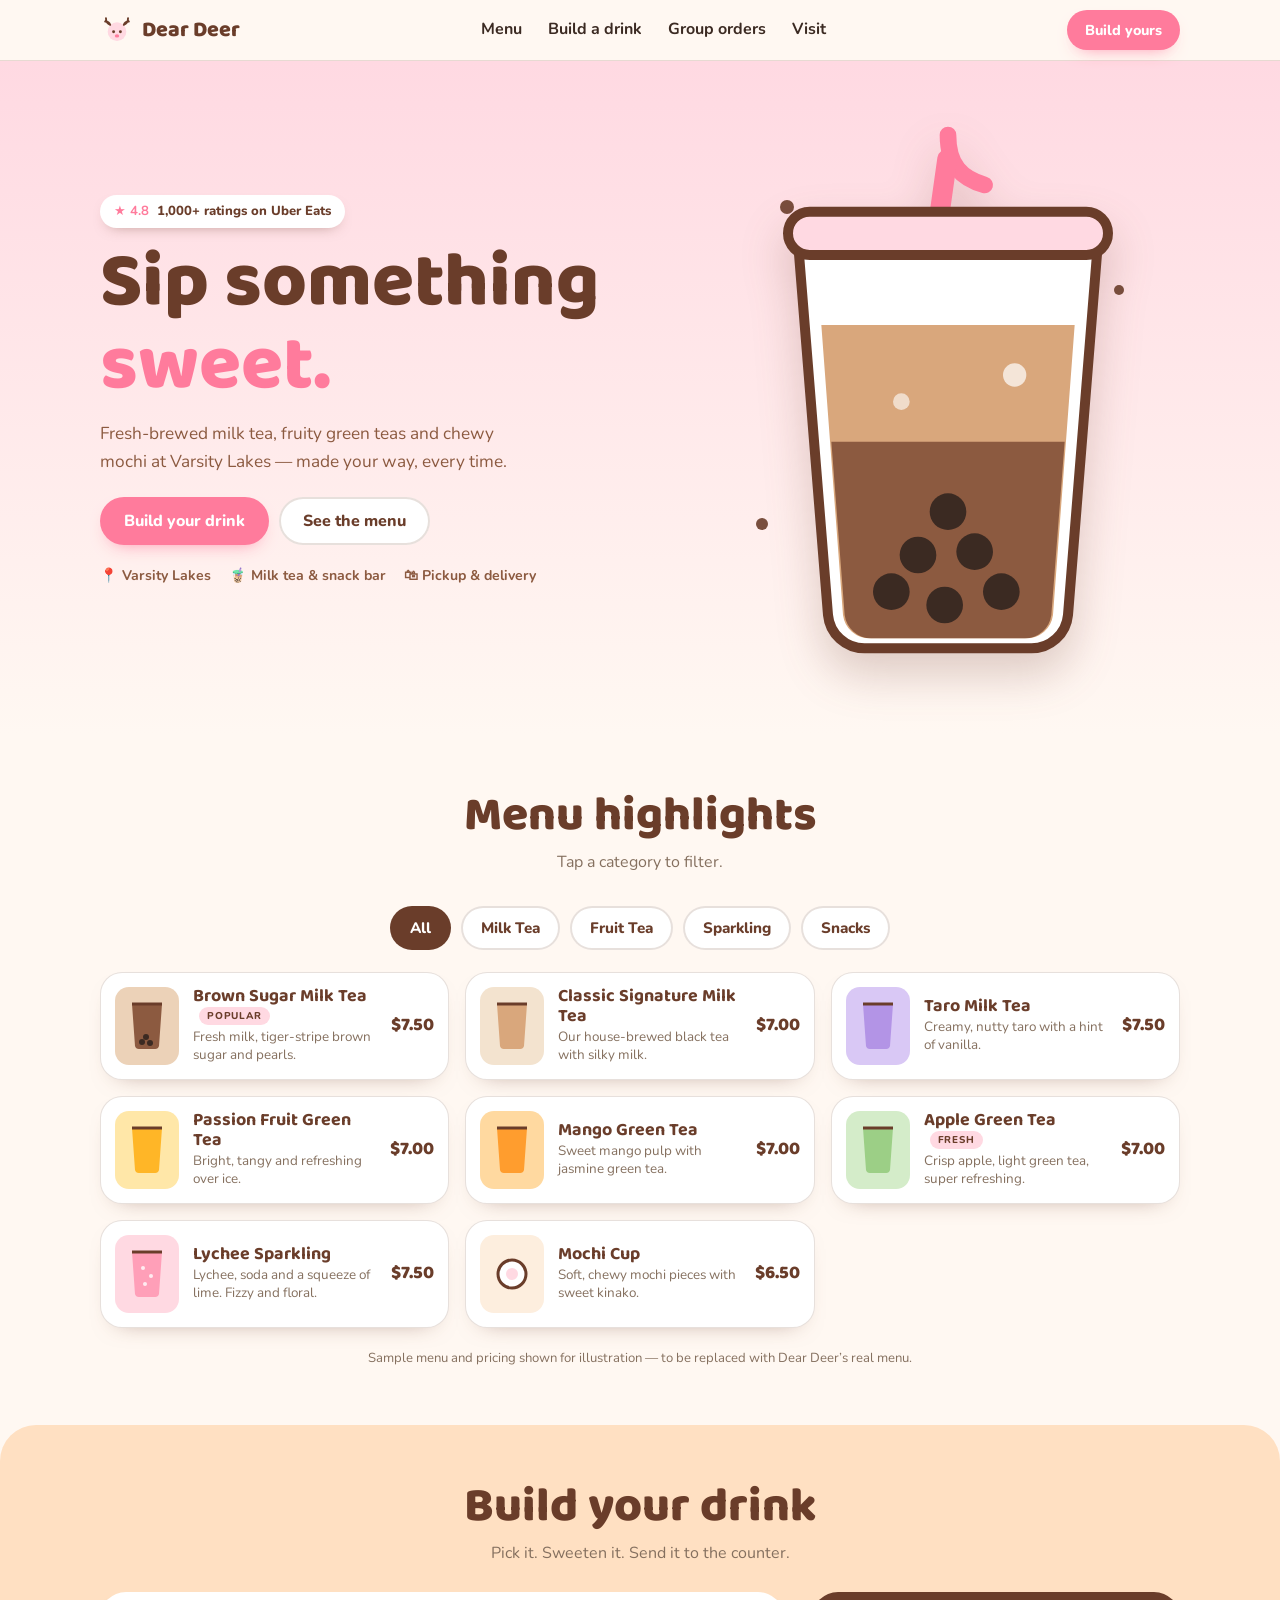
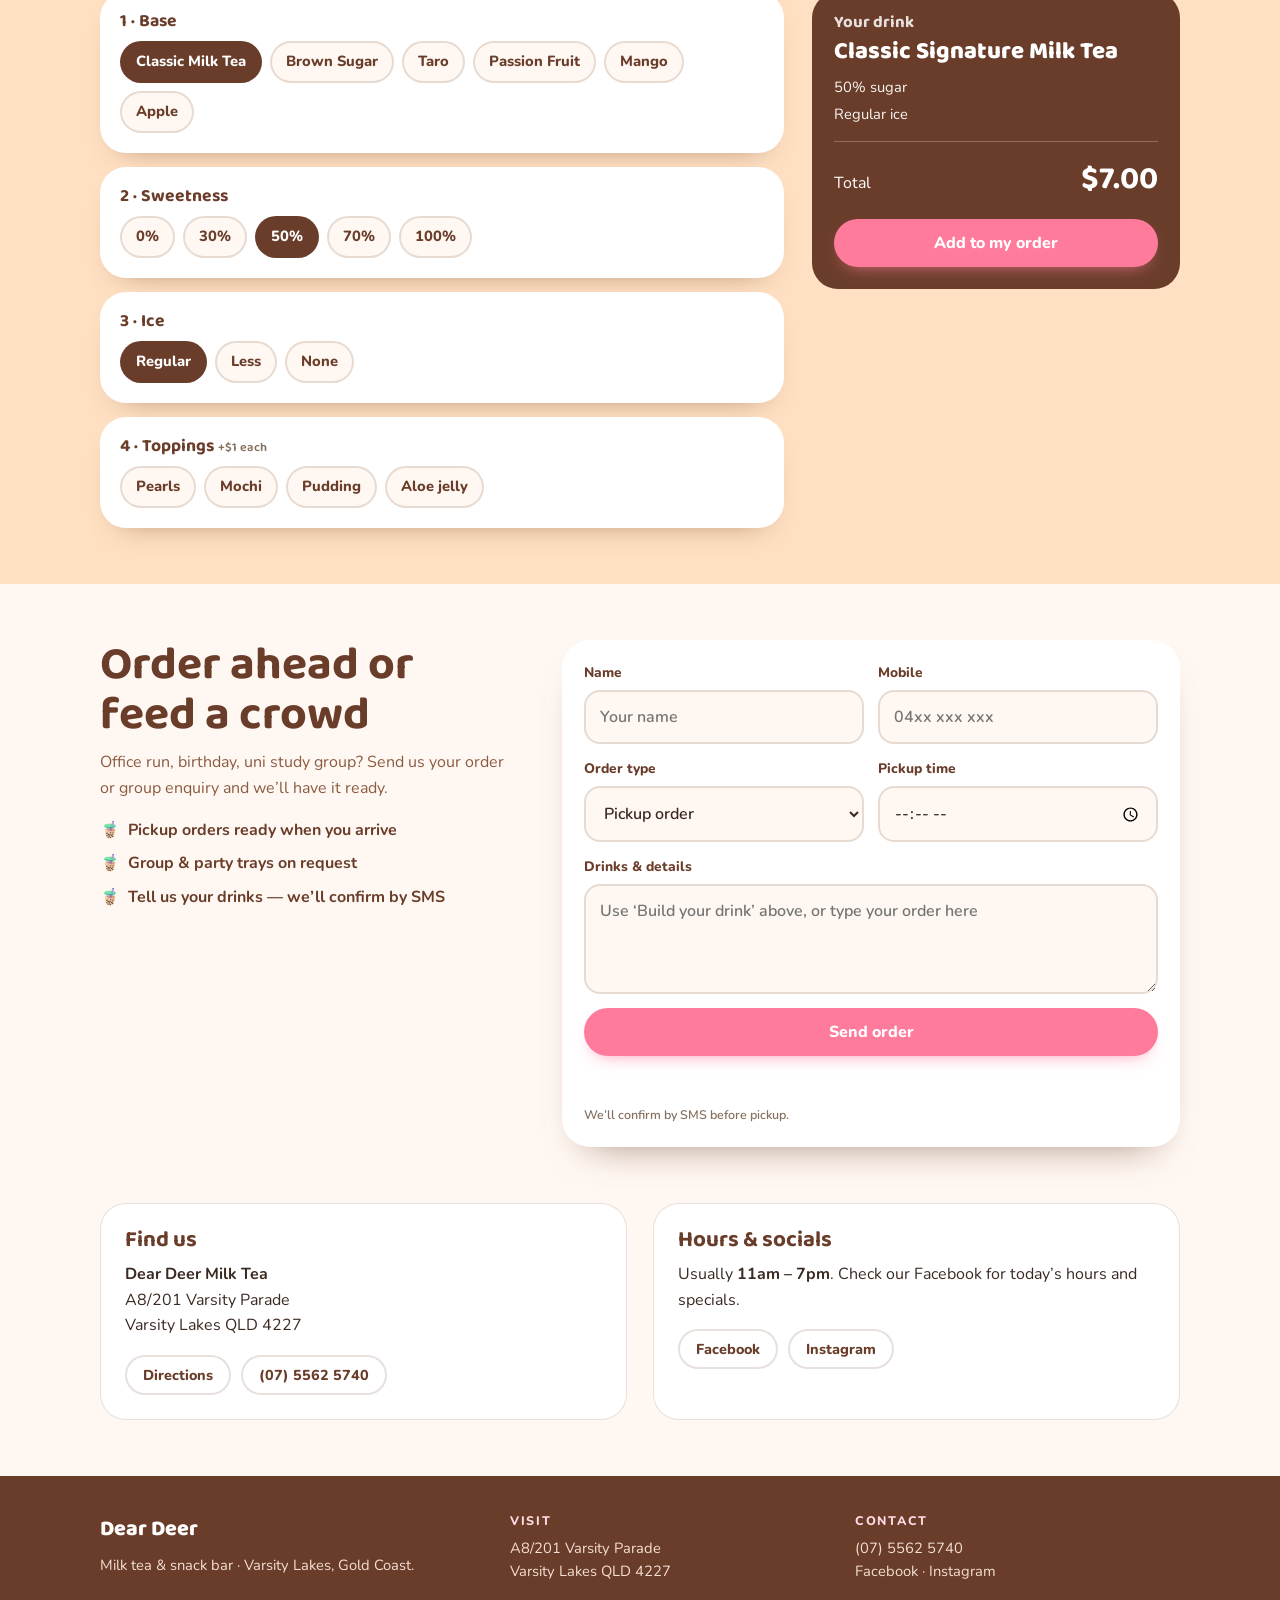
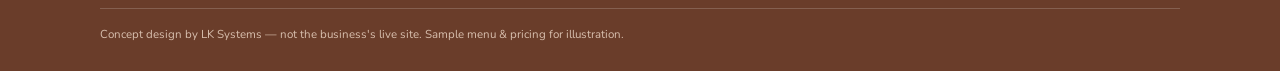
<file: dear-deer/index.html>
<!doctype html>
<html lang="en-AU">
<head>
<meta charset="utf-8">
<meta name="viewport" content="width=device-width, initial-scale=1, viewport-fit=cover">
<title>Dear Deer Milk Tea &mdash; Bubble Tea &amp; Snacks, Varsity Lakes</title>
<meta name="description" content="Fresh-brewed milk tea, fruit tea, sparkling drinks and mochi at Varsity Lakes. Build your drink, order ahead, or book a group order.">
<meta name="theme-color" content="#ffd9e2">
<link rel="preconnect" href="https://fonts.googleapis.com">
<link rel="preconnect" href="https://fonts.gstatic.com" crossorigin>
<link rel="stylesheet" href="https://fonts.googleapis.com/css2?family=Baloo+2:wght@500;600;700;800&family=Nunito:wght@400;600;700;800&display=swap">
<style>
  :root{
    --milk:#fff8f2;
    --blush:#ffd9e2;
    --pink:#ff7b9c;
    --sugar:#6a3d2a;
    --sugar-2:#8c5a40;
    --matcha:#d4ecc9;
    --taro:#d9c8f5;
    --peach:#ffe0c2;
    --ink:#3b2a22;
    --muted:#85705f;
    --line:rgba(106,61,42,.16);
    --display:"Baloo 2","Nunito","Trebuchet MS",system-ui,sans-serif;
    --body:"Nunito",system-ui,-apple-system,"Segoe UI",Roboto,sans-serif;
    --bar-h:72px;
  }
  *,*::before,*::after{box-sizing:border-box;}
  html{scroll-behavior:smooth;scroll-padding-top:72px;}
  body{margin:0;background:var(--milk);color:var(--ink);font-family:var(--body);font-size:1rem;line-height:1.6;-webkit-font-smoothing:antialiased;padding-bottom:calc(var(--bar-h) + env(safe-area-inset-bottom,0px));}
  svg{max-width:100%;display:block;}
  a{color:inherit;text-decoration:none;}
  h1,h2,h3{font-family:var(--display);margin:0;line-height:1.08;color:var(--sugar);}
  p{margin:0;}
  .wrap{width:min(1080px,100% - 32px);margin-inline:auto;}
  .skip{position:absolute;left:-999px;top:8px;background:var(--sugar);color:#fff;padding:8px 14px;border-radius:10px;z-index:100;}
  .skip:focus{left:8px;}
  :focus-visible{outline:3px solid var(--pink);outline-offset:3px;}

  .btn{display:inline-flex;align-items:center;justify-content:center;gap:8px;min-height:48px;border:0;background:var(--sugar);color:#fff;padding:0 24px;border-radius:999px;font:800 1rem var(--body);cursor:pointer;transition:transform .15s,background .15s;box-shadow:0 8px 18px -10px rgba(106,61,42,.7);}
  .btn:active{transform:scale(.97);}
  .btn.pink{background:var(--pink);box-shadow:0 8px 18px -10px rgba(255,123,156,.9);}
  .btn.soft{background:#fff;color:var(--sugar);box-shadow:inset 0 0 0 2px var(--line);}
  .btn.sm{min-height:40px;padding:0 18px;font-size:.9rem;}

  /* header */
  .site-header{position:sticky;top:0;z-index:50;background:rgba(255,248,242,.92);backdrop-filter:blur(10px);border-bottom:1px solid var(--line);}
  .nav{display:flex;align-items:center;justify-content:space-between;height:60px;gap:12px;}
  .brand{display:flex;align-items:center;gap:8px;font-family:var(--display);font-weight:800;font-size:1.35rem;color:var(--sugar);}
  .brand svg{width:34px;height:34px;}
  .nav ul{display:none;list-style:none;margin:0;padding:0;gap:26px;font-weight:700;}
  .nav ul a:hover{color:var(--pink);}
  @media(min-width:820px){.nav ul{display:flex;}}

  /* hero */
  .hero{padding:26px 0 44px;background:linear-gradient(180deg,var(--blush) 0%,var(--milk) 100%);overflow:hidden;}
  .hero-grid{display:grid;gap:18px;align-items:center;text-align:center;}
  @media(min-width:860px){.hero{padding:64px 0 76px;}.hero-grid{grid-template-columns:1.1fr .9fr;text-align:left;gap:50px;}}
  .pill{display:inline-flex;align-items:center;gap:8px;background:#fff;border-radius:999px;padding:6px 14px;font-weight:800;font-size:.82rem;color:var(--sugar);box-shadow:0 6px 14px -8px rgba(106,61,42,.5);}
  .pill b{color:var(--pink);}
  .hero h1{font-size:clamp(2.5rem,11vw,4.8rem);font-weight:800;margin:14px 0 12px;}
  .hero h1 em{font-style:normal;color:var(--pink);}
  .hero .lead{font-size:1.08rem;color:var(--sugar-2);max-width:42ch;margin-inline:auto;}
  @media(min-width:860px){.hero .lead{margin-inline:0;}}
  .cta-row{display:flex;flex-wrap:wrap;gap:10px;margin-top:22px;justify-content:center;}
  @media(min-width:860px){.cta-row{justify-content:flex-start;}}
  .hero-art{position:relative;width:min(190px,48vw);justify-self:center;order:-1;}
  @media(min-width:860px){.hero-art{order:0;width:min(400px,100%);}}
  .cup{filter:drop-shadow(0 22px 22px rgba(106,61,42,.22));animation:float 5s ease-in-out infinite;}
  @keyframes float{0%,100%{transform:translateY(0) rotate(-2deg)}50%{transform:translateY(-8px) rotate(2deg)}}
  .dot{position:absolute;border-radius:50%;background:var(--sugar);opacity:.9;}
  .rating{display:flex;flex-wrap:wrap;gap:6px 18px;justify-content:center;margin-top:20px;font-size:.88rem;font-weight:700;color:var(--sugar-2);}
  @media(min-width:860px){.rating{justify-content:flex-start;}}

  section{padding:56px 0;}
  .sec-head{text-align:center;margin-bottom:26px;}
  .sec-head h2{font-size:clamp(1.9rem,7vw,3rem);font-weight:800;}
  .sec-head p{color:var(--muted);margin-top:8px;}

  /* menu */
  .chips{display:flex;gap:10px;overflow-x:auto;padding:4px 16px 14px;margin:0 -16px 8px;scroll-snap-type:x proximity;-webkit-overflow-scrolling:touch;scrollbar-width:none;}
  .chips::-webkit-scrollbar{display:none;}
  @media(min-width:700px){.chips{justify-content:center;margin:0 0 8px;padding-inline:0;}}
  .chip{flex:none;scroll-snap-align:start;border:0;border-radius:999px;padding:11px 20px;background:#fff;color:var(--sugar);font:800 .95rem var(--body);cursor:pointer;box-shadow:inset 0 0 0 2px var(--line);min-height:44px;}
  .chip[aria-pressed="true"]{background:var(--sugar);color:#fff;box-shadow:none;}
  .drinks{display:grid;gap:12px;grid-template-columns:1fr;}
  @media(min-width:640px){.drinks{grid-template-columns:1fr 1fr;gap:16px;}}
  @media(min-width:980px){.drinks{grid-template-columns:repeat(3,1fr);}}
  .drink{display:flex;gap:14px;align-items:center;background:#fff;border-radius:22px;padding:14px;box-shadow:0 10px 24px -18px rgba(106,61,42,.6);border:1px solid var(--line);}
  .drink[hidden]{display:none;}
  .swatch{flex:none;width:64px;height:78px;border-radius:14px;display:grid;place-items:center;}
  .swatch svg{width:36px;height:56px;}
  .drink h3{font-size:1.12rem;}
  .drink p{font-size:.84rem;color:var(--muted);line-height:1.35;margin-top:2px;}
  .drink .price{margin-left:auto;font-family:var(--display);font-weight:800;font-size:1.15rem;color:var(--sugar);}
  .tag{display:inline-block;margin-left:6px;vertical-align:middle;background:var(--blush);color:var(--sugar);font:800 .62rem var(--body);letter-spacing:.08em;text-transform:uppercase;padding:2px 8px;border-radius:999px;}
  .menu-note{text-align:center;margin-top:20px;font-size:.82rem;color:var(--muted);}

  /* builder */
  .builder-sec{background:var(--peach);border-radius:36px 36px 0 0;}
  .builder{display:grid;gap:18px;}
  @media(min-width:900px){.builder{grid-template-columns:1.3fr .7fr;gap:28px;align-items:start;}}
  .panel{background:#fff;border-radius:26px;padding:20px;box-shadow:0 14px 30px -22px rgba(106,61,42,.7);}
  .panel h3{font-size:1.1rem;margin:0 0 10px;}
  .panel + .panel{margin-top:14px;}
  .opts{display:flex;flex-wrap:wrap;gap:8px;}
  .opt{position:relative;}
  .opt input{position:absolute;opacity:0;inset:0;}
  .opt span{display:inline-flex;align-items:center;min-height:42px;padding:0 16px;border-radius:999px;background:var(--milk);box-shadow:inset 0 0 0 2px var(--line);font-weight:800;font-size:.92rem;color:var(--sugar);cursor:pointer;}
  .opt input:checked + span{background:var(--sugar);color:#fff;box-shadow:none;}
  .opt input:focus-visible + span{outline:3px solid var(--pink);outline-offset:2px;}
  .summary{position:sticky;top:76px;background:var(--sugar);color:#fff;border-radius:26px;padding:22px;}
  .summary h3{color:#fff;font-size:1.05rem;opacity:.85;}
  .summary .name{font-family:var(--display);font-weight:800;font-size:1.5rem;line-height:1.15;margin:6px 0;}
  .summary ul{list-style:none;margin:10px 0 14px;padding:0;font-size:.92rem;display:grid;gap:4px;opacity:.95;}
  .summary .total{display:flex;justify-content:space-between;align-items:baseline;border-top:1px solid rgba(255,255,255,.25);padding-top:12px;margin-bottom:14px;}
  .summary .total b{font-family:var(--display);font-size:2rem;}

  /* enquiry */
  .enq{display:grid;gap:22px;}
  @media(min-width:900px){.enq{grid-template-columns:.8fr 1.2fr;gap:50px;align-items:start;}}
  .enq h2{font-size:clamp(1.9rem,7vw,2.9rem);margin-bottom:10px;}
  .enq .copy p{color:var(--sugar-2);}
  .enq ul{list-style:none;margin:16px 0 0;padding:0;display:grid;gap:8px;font-weight:700;color:var(--sugar);}
  .enq li::before{content:"\1F9CB";margin-right:8px;}
  form.card{background:#fff;border-radius:28px;padding:22px;display:grid;gap:14px;box-shadow:0 20px 40px -26px rgba(106,61,42,.7);}
  .row{display:grid;gap:14px;}
  @media(min-width:560px){.row.two{grid-template-columns:1fr 1fr;}}
  label{display:grid;gap:6px;font-size:.86rem;font-weight:800;color:var(--sugar);}
  input,select,textarea{font:600 1rem var(--body);padding:14px;border:2px solid var(--line);border-radius:16px;background:var(--milk);color:var(--ink);width:100%;min-height:50px;}
  input:focus,select:focus,textarea:focus{outline:none;border-color:var(--pink);box-shadow:0 0 0 4px rgba(255,123,156,.22);}
  textarea{min-height:110px;resize:vertical;}
  .hp{position:absolute;left:-9999px;}
  .form-note{min-height:1.4em;font-weight:800;font-size:.92rem;}
  .form-note.ok{color:#1c7a3d;}
  .form-note.err{color:#c23a58;}
  .fine{font-size:.78rem;color:var(--muted);font-weight:600;}

  /* visit */
  .visit{display:grid;gap:18px;}
  @media(min-width:820px){.visit{grid-template-columns:1fr 1fr;gap:26px;}}
  .card-info{background:#fff;border-radius:26px;padding:24px;border:1px solid var(--line);}
  .card-info h3{font-size:1.4rem;margin-bottom:10px;}
  address{font-style:normal;}
  .links{display:flex;gap:10px;flex-wrap:wrap;margin-top:16px;}

  footer{background:var(--sugar);color:#f3dfd3;padding:36px 0 28px;font-size:.92rem;}
  .foot{display:grid;gap:20px;}
  @media(min-width:760px){.foot{grid-template-columns:1.2fr 1fr 1fr;}}
  footer .brand{color:#fff;margin-bottom:8px;}
  footer h4{margin:0 0 8px;color:var(--blush);font:800 .78rem var(--body);letter-spacing:.14em;text-transform:uppercase;}
  footer a:hover{color:#fff;}
  .disclaimer{margin-top:24px;padding-top:16px;border-top:1px solid rgba(255,255,255,.18);font-size:.72rem;color:#d8bfae;}

  /* sticky mobile action bar */
  .action-bar{position:fixed;left:0;right:0;bottom:0;z-index:60;display:grid;grid-template-columns:2fr 1fr 1fr;gap:8px;padding:10px 12px calc(10px + env(safe-area-inset-bottom,0px));background:rgba(255,248,242,.96);backdrop-filter:blur(12px);border-top:1px solid var(--line);}
  .action-bar a{display:flex;align-items:center;justify-content:center;gap:6px;min-height:50px;border-radius:999px;font-weight:800;font-size:.95rem;}
  .action-bar .primary{background:var(--pink);color:#fff;box-shadow:0 8px 16px -10px rgba(255,123,156,.95);}
  .action-bar .sec{background:#fff;color:var(--sugar);box-shadow:inset 0 0 0 2px var(--line);}
  @media(min-width:860px){.action-bar{display:none;}body{padding-bottom:0;}}
  .reveal{opacity:0;transform:translateY(14px);transition:opacity .55s ease,transform .55s ease;}
  .reveal.in{opacity:1;transform:none;}
  @media(prefers-reduced-motion:reduce){html{scroll-behavior:auto}.cup{animation:none}.reveal{opacity:1;transform:none;transition:none;}.btn{transition:none;}}
</style>
</head>
<body>
<a class="skip" href="#main">Skip to content</a>

<header class="site-header">
  <div class="wrap nav">
    <a class="brand" href="#top" aria-label="Dear Deer home">
      <svg viewBox="0 0 40 40" aria-hidden="true"><circle cx="20" cy="22" r="11" fill="#ffd9e2"/><path d="M12 14c-3-1-5-4-5-8m5 8c-1-3-4-4-6-4M28 14c3-1 5-4 5-8m-5 8c1-3 4-4 6-4" stroke="#6a3d2a" stroke-width="2.2" fill="none" stroke-linecap="round"/><circle cx="16" cy="22" r="1.7" fill="#6a3d2a"/><circle cx="24" cy="22" r="1.7" fill="#6a3d2a"/><ellipse cx="20" cy="27" rx="2.6" ry="1.9" fill="#ff7b9c"/></svg>
      Dear Deer
    </a>
    <nav aria-label="Primary">
      <ul>
        <li><a href="#menu">Menu</a></li>
        <li><a href="#build">Build a drink</a></li>
        <li><a href="#group">Group orders</a></li>
        <li><a href="#visit">Visit</a></li>
      </ul>
    </nav>
    <a class="btn pink sm" href="#build">Build yours</a>
  </div>
</header>

<main id="main">
  <!-- HERO -->
  <section class="hero" id="top">
    <div class="wrap hero-grid">
      <div>
        <span class="pill"><b>&#9733; 4.8</b> 1,000+ ratings on Uber Eats</span>
        <h1>Sip something <em>sweet.</em></h1>
        <p class="lead">Fresh-brewed milk tea, fruity green teas and chewy mochi at Varsity Lakes &mdash; made your way, every time.</p>
        <div class="cta-row">
          <a class="btn pink" href="#build">Build your drink</a>
          <a class="btn soft" href="#menu">See the menu</a>
        </div>
        <div class="rating"><span>&#128205; Varsity Lakes</span><span>&#129483; Milk tea &amp; snack bar</span><span>&#128717; Pickup &amp; delivery</span></div>
      </div>
      <div class="hero-art" aria-hidden="true">
        <span class="dot" style="width:14px;height:14px;left:8%;top:14%"></span>
        <span class="dot" style="width:10px;height:10px;right:6%;top:30%"></span>
        <span class="dot" style="width:12px;height:12px;left:2%;bottom:24%"></span>
        <svg class="cup" viewBox="0 0 240 320">
          <path d="M120 6c0 18 8 26 22 30" stroke="#ff7b9c" stroke-width="10" stroke-linecap="round" fill="none"/>
          <path d="M142 6l-8 70" stroke="#ff7b9c" stroke-width="10" stroke-linecap="round" opacity="0"/>
          <rect x="108" y="14" width="12" height="96" rx="6" fill="#ff7b9c" transform="rotate(8 114 60)"/>
          <path d="M30 70h180l-18 224a22 22 0 0 1-22 20H70a22 22 0 0 1-22-20z" fill="#fff" stroke="#6a3d2a" stroke-width="6" stroke-linejoin="round"/>
          <path d="M44 120h152l-13 174a16 16 0 0 1-16 14H73a16 16 0 0 1-16-14z" fill="#d9a77c"/>
          <path d="M50 190h140l-8 104a16 16 0 0 1-16 14H74a16 16 0 0 1-16-14z" fill="#8c5a40"/>
          <g fill="#3b2a22"><circle cx="86" cy="280" r="11"/><circle cx="118" cy="288" r="11"/><circle cx="152" cy="280" r="11"/><circle cx="102" cy="258" r="11"/><circle cx="136" cy="256" r="11"/><circle cx="120" cy="232" r="11"/></g>
          <rect x="24" y="52" width="192" height="26" rx="13" fill="#ffd9e2" stroke="#6a3d2a" stroke-width="6"/>
          <circle cx="160" cy="150" r="7" fill="#fff" opacity=".7"/><circle cx="92" cy="166" r="5" fill="#fff" opacity=".6"/>
        </svg>
      </div>
    </div>
  </section>

  <!-- MENU -->
  <section id="menu">
    <div class="wrap">
      <div class="sec-head reveal">
        <h2>Menu highlights</h2>
        <p>Tap a category to filter.</p>
      </div>
      <div class="chips" role="group" aria-label="Filter menu">
        <button class="chip" type="button" data-filter="all" aria-pressed="true">All</button>
        <button class="chip" type="button" data-filter="milk" aria-pressed="false">Milk Tea</button>
        <button class="chip" type="button" data-filter="fruit" aria-pressed="false">Fruit Tea</button>
        <button class="chip" type="button" data-filter="sparkling" aria-pressed="false">Sparkling</button>
        <button class="chip" type="button" data-filter="snack" aria-pressed="false">Snacks</button>
      </div>
      <div class="drinks" id="drinks">
        <article class="drink" data-cat="milk"><div class="swatch" style="background:#ecd2b8"><svg viewBox="0 0 36 56" aria-hidden="true"><path d="M3 6h30l-3 42a4 4 0 0 1-4 3H10a4 4 0 0 1-4-3z" fill="#8c5a40"/><path d="M3 6h30" stroke="#6a3d2a" stroke-width="3"/><g fill="#3b2a22"><circle cx="13" cy="44" r="3"/><circle cx="21" cy="45" r="3"/><circle cx="17" cy="39" r="3"/></g></svg></div><div><h3>Brown Sugar Milk Tea <span class="tag">Popular</span></h3><p>Fresh milk, tiger-stripe brown sugar and pearls.</p></div><span class="price">$7.50</span></article>
        <article class="drink" data-cat="milk"><div class="swatch" style="background:#f3e3cf"><svg viewBox="0 0 36 56" aria-hidden="true"><path d="M3 6h30l-3 42a4 4 0 0 1-4 3H10a4 4 0 0 1-4-3z" fill="#d9a77c"/><path d="M3 6h30" stroke="#6a3d2a" stroke-width="3"/></svg></div><div><h3>Classic Signature Milk Tea</h3><p>Our house-brewed black tea with silky milk.</p></div><span class="price">$7.00</span></article>
        <article class="drink" data-cat="milk"><div class="swatch" style="background:var(--taro)"><svg viewBox="0 0 36 56" aria-hidden="true"><path d="M3 6h30l-3 42a4 4 0 0 1-4 3H10a4 4 0 0 1-4-3z" fill="#b394e6"/><path d="M3 6h30" stroke="#6a3d2a" stroke-width="3"/></svg></div><div><h3>Taro Milk Tea</h3><p>Creamy, nutty taro with a hint of vanilla.</p></div><span class="price">$7.50</span></article>
        <article class="drink" data-cat="fruit"><div class="swatch" style="background:#ffe7a8"><svg viewBox="0 0 36 56" aria-hidden="true"><path d="M3 6h30l-3 42a4 4 0 0 1-4 3H10a4 4 0 0 1-4-3z" fill="#ffb627"/><path d="M3 6h30" stroke="#6a3d2a" stroke-width="3"/></svg></div><div><h3>Passion Fruit Green Tea</h3><p>Bright, tangy and refreshing over ice.</p></div><span class="price">$7.00</span></article>
        <article class="drink" data-cat="fruit"><div class="swatch" style="background:#ffd9a0"><svg viewBox="0 0 36 56" aria-hidden="true"><path d="M3 6h30l-3 42a4 4 0 0 1-4 3H10a4 4 0 0 1-4-3z" fill="#ff9d2e"/><path d="M3 6h30" stroke="#6a3d2a" stroke-width="3"/></svg></div><div><h3>Mango Green Tea</h3><p>Sweet mango pulp with jasmine green tea.</p></div><span class="price">$7.00</span></article>
        <article class="drink" data-cat="fruit"><div class="swatch" style="background:var(--matcha)"><svg viewBox="0 0 36 56" aria-hidden="true"><path d="M3 6h30l-3 42a4 4 0 0 1-4 3H10a4 4 0 0 1-4-3z" fill="#9ccf86"/><path d="M3 6h30" stroke="#6a3d2a" stroke-width="3"/></svg></div><div><h3>Apple Green Tea <span class="tag">Fresh</span></h3><p>Crisp apple, light green tea, super refreshing.</p></div><span class="price">$7.00</span></article>
        <article class="drink" data-cat="sparkling"><div class="swatch" style="background:#ffd9e2"><svg viewBox="0 0 36 56" aria-hidden="true"><path d="M3 6h30l-3 42a4 4 0 0 1-4 3H10a4 4 0 0 1-4-3z" fill="#ff9fb8"/><path d="M3 6h30" stroke="#6a3d2a" stroke-width="3"/><g fill="#fff" opacity=".8"><circle cx="14" cy="22" r="2"/><circle cx="22" cy="30" r="2"/><circle cx="16" cy="38" r="2"/></g></svg></div><div><h3>Lychee Sparkling</h3><p>Lychee, soda and a squeeze of lime. Fizzy and floral.</p></div><span class="price">$7.50</span></article>
        <article class="drink" data-cat="snack"><div class="swatch" style="background:#fdeede"><svg viewBox="0 0 36 56" aria-hidden="true"><circle cx="18" cy="28" r="14" fill="#fff" stroke="#6a3d2a" stroke-width="3"/><circle cx="18" cy="28" r="6" fill="#ffd9e2"/></svg></div><div><h3>Mochi Cup</h3><p>Soft, chewy mochi pieces with sweet kinako.</p></div><span class="price">$6.50</span></article>
      </div>
      <p class="menu-note">Sample menu and pricing shown for illustration &mdash; to be replaced with Dear Deer&rsquo;s real menu.</p>
    </div>
  </section>

  <!-- BUILDER -->
  <section class="builder-sec" id="build">
    <div class="wrap">
      <div class="sec-head reveal">
        <h2>Build your drink</h2>
        <p>Pick it. Sweeten it. Send it to the counter.</p>
      </div>
      <div class="builder">
        <div class="controls">
          <div class="panel"><h3>1 &middot; Base</h3>
            <div class="opts" data-group="base">
              <label class="opt"><input type="radio" name="base" value="Classic Signature Milk Tea|7.00" checked><span>Classic Milk Tea</span></label>
              <label class="opt"><input type="radio" name="base" value="Brown Sugar Milk Tea|7.50"><span>Brown Sugar</span></label>
              <label class="opt"><input type="radio" name="base" value="Taro Milk Tea|7.50"><span>Taro</span></label>
              <label class="opt"><input type="radio" name="base" value="Passion Fruit Green Tea|7.00"><span>Passion Fruit</span></label>
              <label class="opt"><input type="radio" name="base" value="Mango Green Tea|7.00"><span>Mango</span></label>
              <label class="opt"><input type="radio" name="base" value="Apple Green Tea|7.00"><span>Apple</span></label>
            </div>
          </div>
          <div class="panel"><h3>2 &middot; Sweetness</h3>
            <div class="opts">
              <label class="opt"><input type="radio" name="sugar" value="0%"><span>0%</span></label>
              <label class="opt"><input type="radio" name="sugar" value="30%"><span>30%</span></label>
              <label class="opt"><input type="radio" name="sugar" value="50%" checked><span>50%</span></label>
              <label class="opt"><input type="radio" name="sugar" value="70%"><span>70%</span></label>
              <label class="opt"><input type="radio" name="sugar" value="100%"><span>100%</span></label>
            </div>
          </div>
          <div class="panel"><h3>3 &middot; Ice</h3>
            <div class="opts">
              <label class="opt"><input type="radio" name="ice" value="Regular ice" checked><span>Regular</span></label>
              <label class="opt"><input type="radio" name="ice" value="Less ice"><span>Less</span></label>
              <label class="opt"><input type="radio" name="ice" value="No ice"><span>None</span></label>
            </div>
          </div>
          <div class="panel"><h3>4 &middot; Toppings <span class="fine">+$1 each</span></h3>
            <div class="opts">
              <label class="opt"><input type="checkbox" name="top" value="Pearls"><span>Pearls</span></label>
              <label class="opt"><input type="checkbox" name="top" value="Mochi"><span>Mochi</span></label>
              <label class="opt"><input type="checkbox" name="top" value="Pudding"><span>Pudding</span></label>
              <label class="opt"><input type="checkbox" name="top" value="Aloe jelly"><span>Aloe jelly</span></label>
            </div>
          </div>
        </div>
        <aside class="summary" aria-live="polite">
          <h3>Your drink</h3>
          <div class="name" id="s-name">Classic Signature Milk Tea</div>
          <ul id="s-list"></ul>
          <div class="total"><span>Total</span><b id="s-total">$7.00</b></div>
          <a class="btn pink" href="#group" id="use-drink" style="width:100%">Add to my order</a>
        </aside>
      </div>
    </div>
  </section>

  <!-- ENQUIRY -->
  <section id="group">
    <div class="wrap enq">
      <div class="copy reveal">
        <h2>Order ahead or feed a crowd</h2>
        <p>Office run, birthday, uni study group? Send us your order or group enquiry and we&rsquo;ll have it ready.</p>
        <ul>
          <li>Pickup orders ready when you arrive</li>
          <li>Group &amp; party trays on request</li>
          <li>Tell us your drinks &mdash; we&rsquo;ll confirm by SMS</li>
        </ul>
      </div>
      <form class="card reveal" id="inquiry" name="dear-deer-order" method="POST" data-netlify="true" netlify-honeypot="bot-field">
        <input type="hidden" name="form-name" value="dear-deer-order">
        <p class="hp"><label>Don&rsquo;t fill this out: <input name="bot-field" tabindex="-1" autocomplete="off"></label></p>
        <div class="row two">
          <label>Name<input name="name" type="text" required autocomplete="name" placeholder="Your name"></label>
          <label>Mobile<input name="phone" type="tel" required autocomplete="tel" inputmode="tel" placeholder="04xx xxx xxx"></label>
        </div>
        <div class="row two">
          <label>Order type
            <select name="type" required><option>Pickup order</option><option>Group / party order</option><option>Event enquiry</option></select>
          </label>
          <label>Pickup time<input name="time" type="time" min="11:00" max="19:00"></label>
        </div>
        <label>Drinks &amp; details<textarea name="order" id="order-text" required placeholder="Use &lsquo;Build your drink&rsquo; above, or type your order here"></textarea></label>
        <button class="btn pink" type="submit">Send order</button>
        <p class="form-note" id="form-note" role="status" aria-live="polite"></p>
        <p class="fine">We&rsquo;ll confirm by SMS before pickup.</p>
      </form>
    </div>
  </section>

  <!-- VISIT -->
  <section id="visit" style="padding-top:0">
    <div class="wrap visit">
      <div class="card-info reveal">
        <h3>Find us</h3>
        <address><strong>Dear Deer Milk Tea</strong><br>A8/201 Varsity Parade<br>Varsity Lakes QLD 4227</address>
        <div class="links">
          <a class="btn soft sm" href="https://www.google.com/maps/search/?api=1&amp;query=Dear+Deer+Milk+Tea+201+Varsity+Parade+Varsity+Lakes" target="_blank" rel="noopener">Directions</a>
          <a class="btn soft sm" href="tel:0755625740">(07) 5562 5740</a>
        </div>
      </div>
      <div class="card-info reveal">
        <h3>Hours &amp; socials</h3>
        <p>Usually <strong>11am &ndash; 7pm</strong>. Check our Facebook for today&rsquo;s hours and specials.</p>
        <div class="links">
          <a class="btn soft sm" href="https://fb.me/DearDeerGC" target="_blank" rel="noopener">Facebook</a>
          <a class="btn soft sm" href="https://www.instagram.com/deardeergc/" target="_blank" rel="noopener">Instagram</a>
        </div>
      </div>
    </div>
  </section>
</main>

<footer>
  <div class="wrap">
    <div class="foot">
      <div><a class="brand" href="#top">Dear Deer</a><p>Milk tea &amp; snack bar &middot; Varsity Lakes, Gold Coast.</p></div>
      <div><h4>Visit</h4><address>A8/201 Varsity Parade<br>Varsity Lakes QLD 4227</address></div>
      <div><h4>Contact</h4><a href="tel:0755625740">(07) 5562 5740</a><br><a href="https://fb.me/DearDeerGC" target="_blank" rel="noopener">Facebook</a> &middot; <a href="https://www.instagram.com/deardeergc/" target="_blank" rel="noopener">Instagram</a></div>
    </div>
    <p class="disclaimer">Concept design by LK Systems &mdash; not the business's live site. Sample menu &amp; pricing for illustration.</p>
  </div>
</footer>

<nav class="action-bar" aria-label="Quick actions">
  <a class="primary" href="#build">&#129483; Build &amp; order</a>
  <a class="sec" href="tel:0755625740">&#128222; Call</a>
  <a class="sec" href="https://www.google.com/maps/search/?api=1&amp;query=Dear+Deer+Milk+Tea+201+Varsity+Parade+Varsity+Lakes" target="_blank" rel="noopener">&#128205; Map</a>
</nav>

<script>
(function(){
  /* menu filter */
  var chips=document.querySelectorAll('.chip'),cards=document.querySelectorAll('#drinks .drink');
  chips.forEach(function(c){c.addEventListener('click',function(){
    chips.forEach(function(x){x.setAttribute('aria-pressed',x===c);});
    var f=c.getAttribute('data-filter');
    cards.forEach(function(d){d.hidden=!(f==='all'||d.getAttribute('data-cat')===f);});
  });});

  /* drink builder */
  var sName=document.getElementById('s-name'),sList=document.getElementById('s-list'),sTotal=document.getElementById('s-total');
  var current='';
  function val(n){var el=document.querySelector('input[name="'+n+'"]:checked');return el?el.value:'';}
  function update(){
    var b=val('base').split('|'),tops=[].map.call(document.querySelectorAll('input[name="top"]:checked'),function(x){return x.value;});
    var total=parseFloat(b[1])+tops.length;
    sName.textContent=b[0];
    sList.innerHTML='';
    [val('sugar')+' sugar',val('ice')].concat(tops.map(function(t){return '+ '+t;})).forEach(function(t){var li=document.createElement('li');li.textContent=t;sList.appendChild(li);});
    sTotal.textContent='$'+total.toFixed(2);
    current='1 x '+b[0]+' ('+val('sugar')+' sugar, '+val('ice').toLowerCase()+(tops.length?', '+tops.join(' + '):'')+') — $'+total.toFixed(2);
  }
  document.querySelectorAll('.builder input').forEach(function(i){i.addEventListener('change',update);});
  update();
  var order=document.getElementById('order-text');
  document.getElementById('use-drink').addEventListener('click',function(){
    order.value=(order.value?order.value.replace(/\s+$/,'')+'\n':'')+current;
  });

  /* form */
  var form=document.getElementById('inquiry'),note=document.getElementById('form-note');
  form.addEventListener('submit',function(e){
    e.preventDefault();
    var btn=form.querySelector('button[type=submit]');btn.disabled=true;note.className='form-note';note.textContent='Sending…';
    fetch('/',{method:'POST',headers:{'Content-Type':'application/x-www-form-urlencoded'},body:new URLSearchParams(new FormData(form)).toString()})
      .then(function(r){if(!r.ok)throw new Error('x');form.reset();note.className='form-note ok';note.textContent='Yay! Your order is in — we’ll text you to confirm.';})
      .catch(function(){note.className='form-note err';note.textContent='Preview mode: this form submits once the site is deployed on Netlify.';})
      .then(function(){btn.disabled=false;});
  });

  var els=document.querySelectorAll('.reveal');
  if('IntersectionObserver' in window){
    var io=new IntersectionObserver(function(es){es.forEach(function(en){if(en.isIntersecting){en.target.classList.add('in');io.unobserve(en.target);}});},{threshold:.1});
    els.forEach(function(el){io.observe(el);});
  }else{els.forEach(function(el){el.classList.add('in');});}
})();
</script>
</body>
</html>
</file>
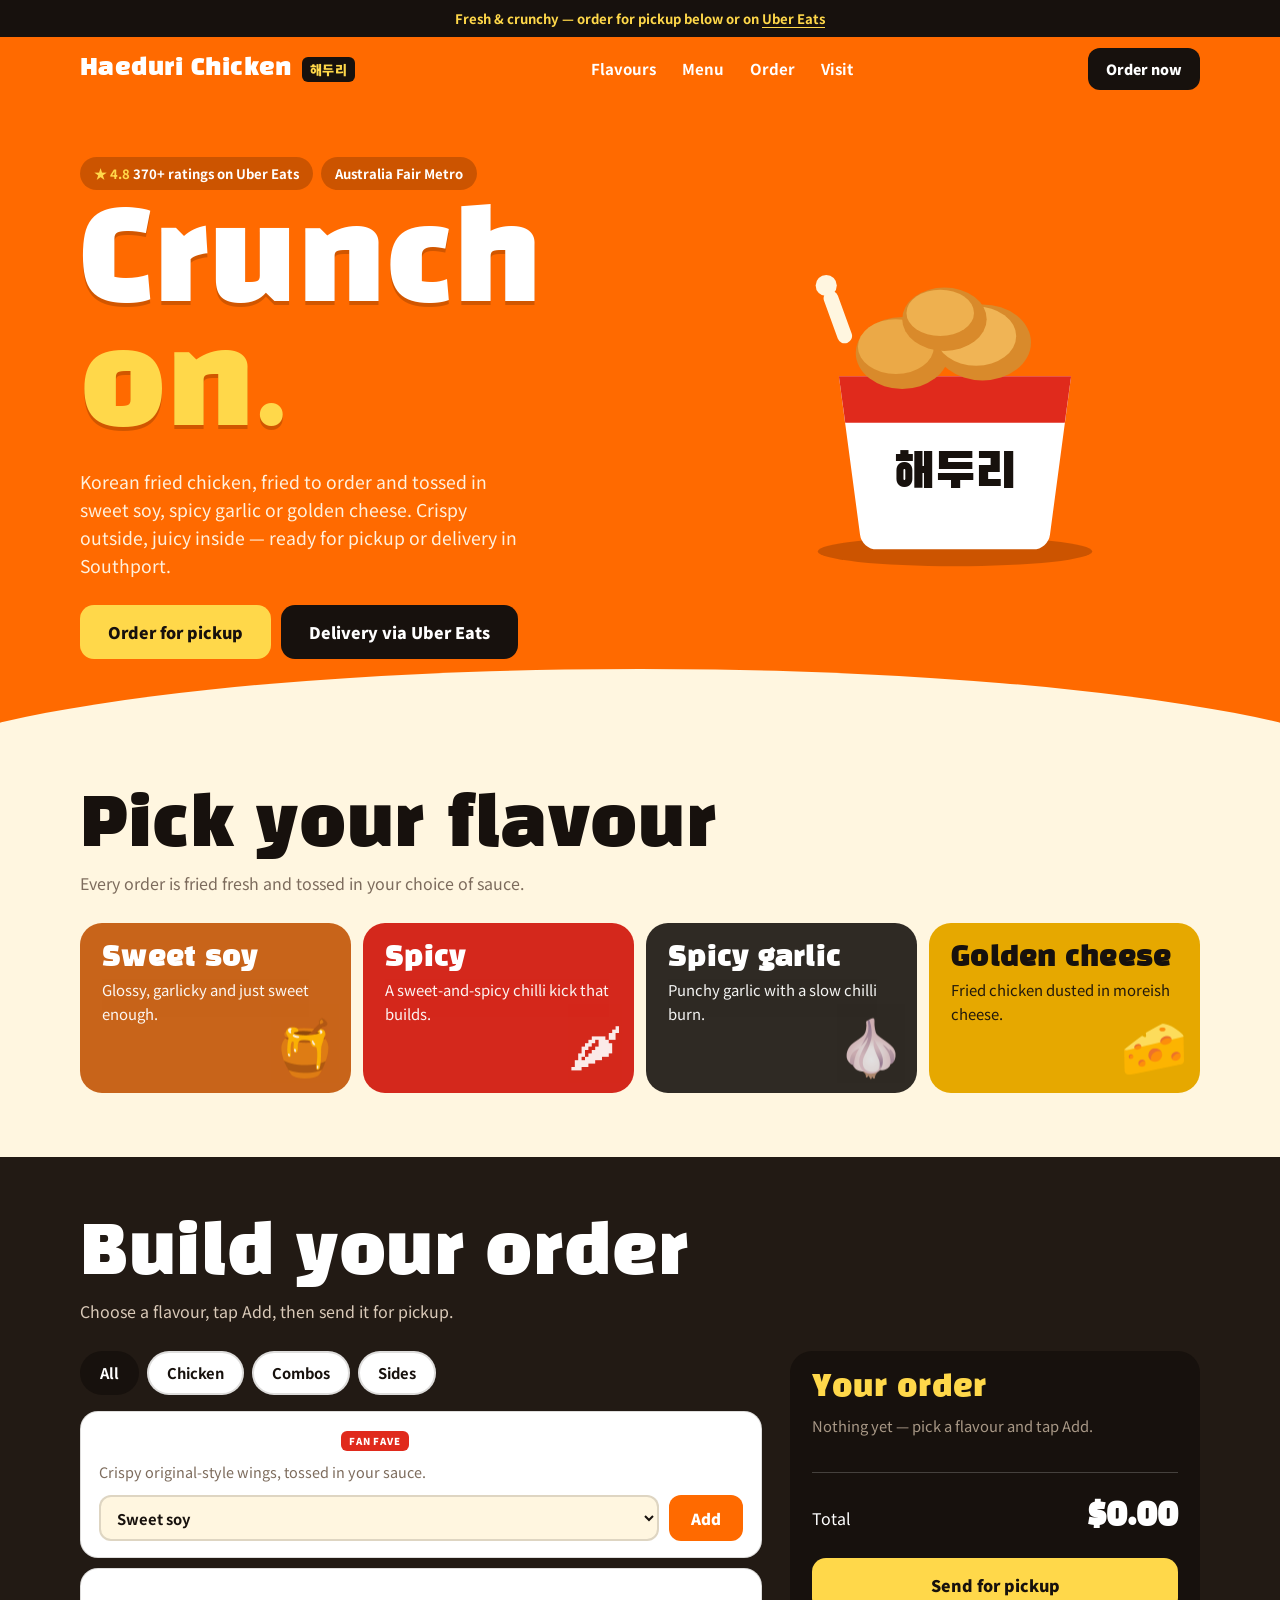
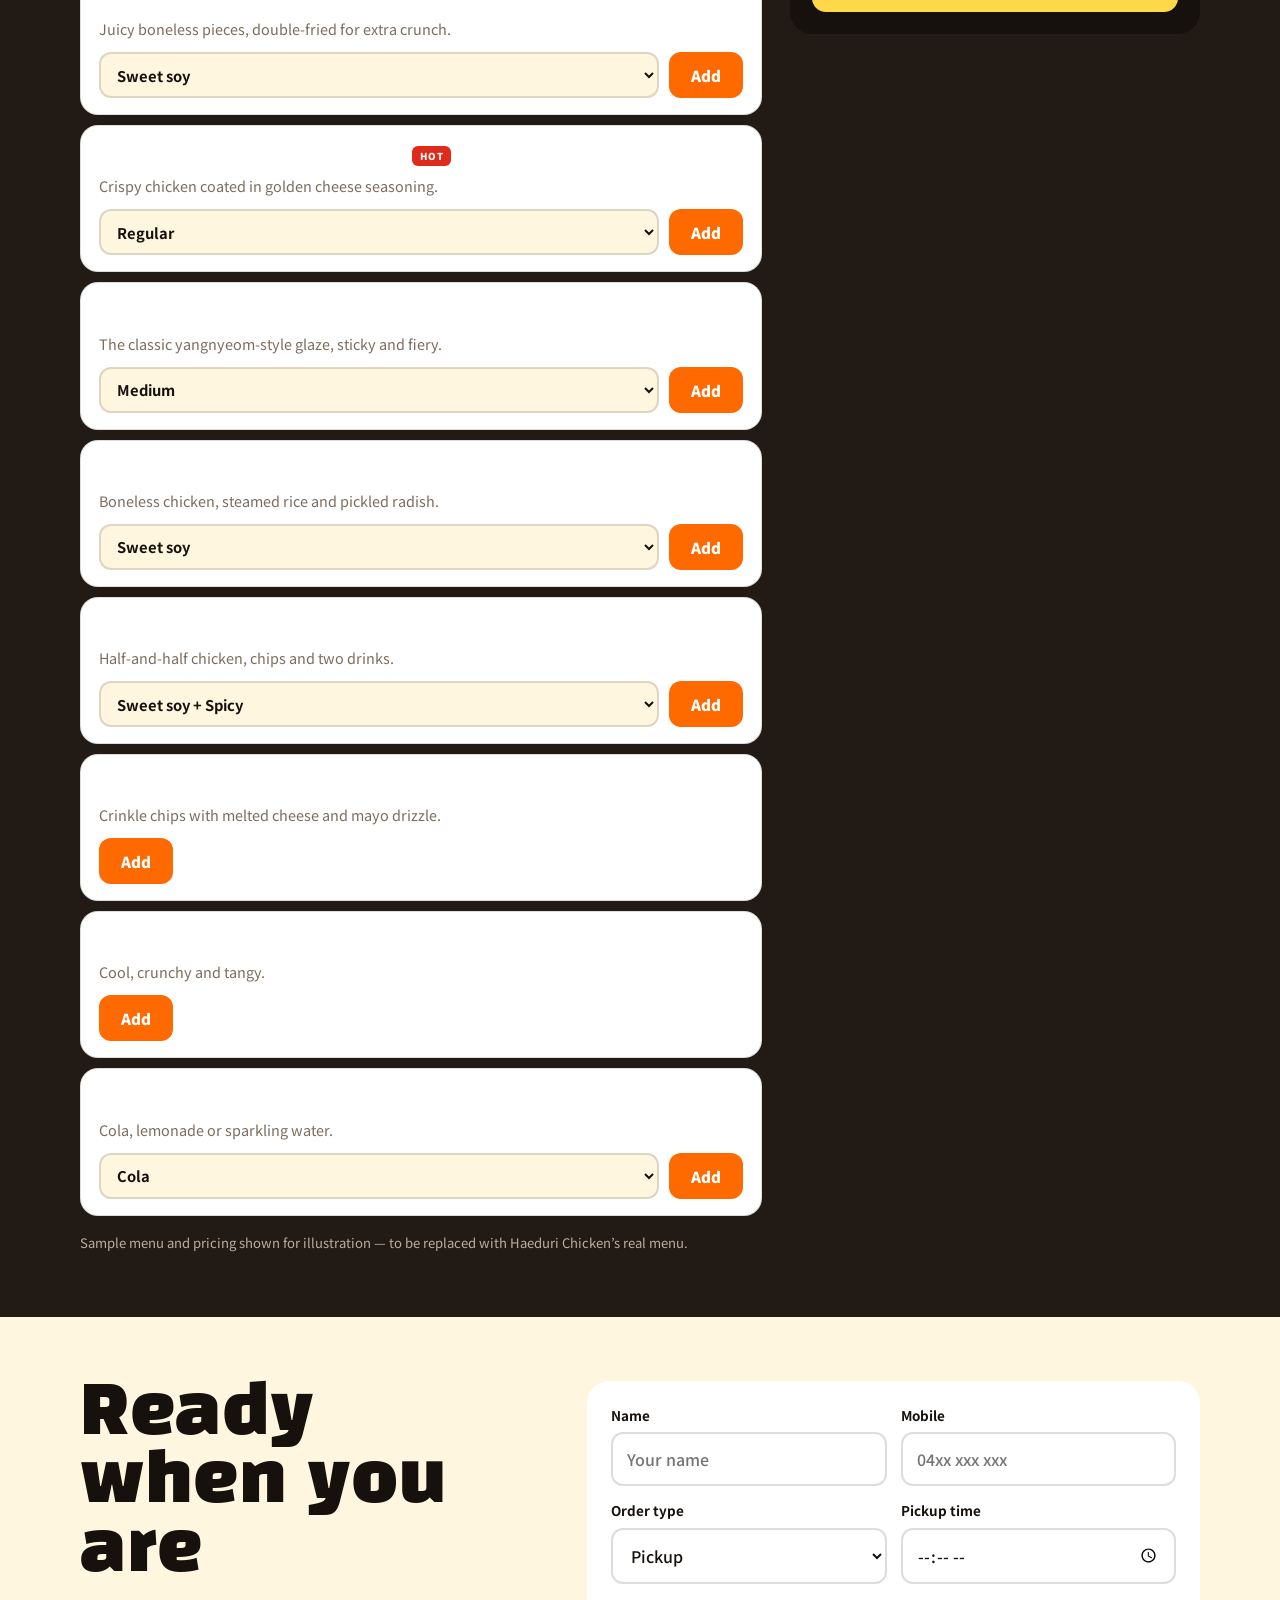
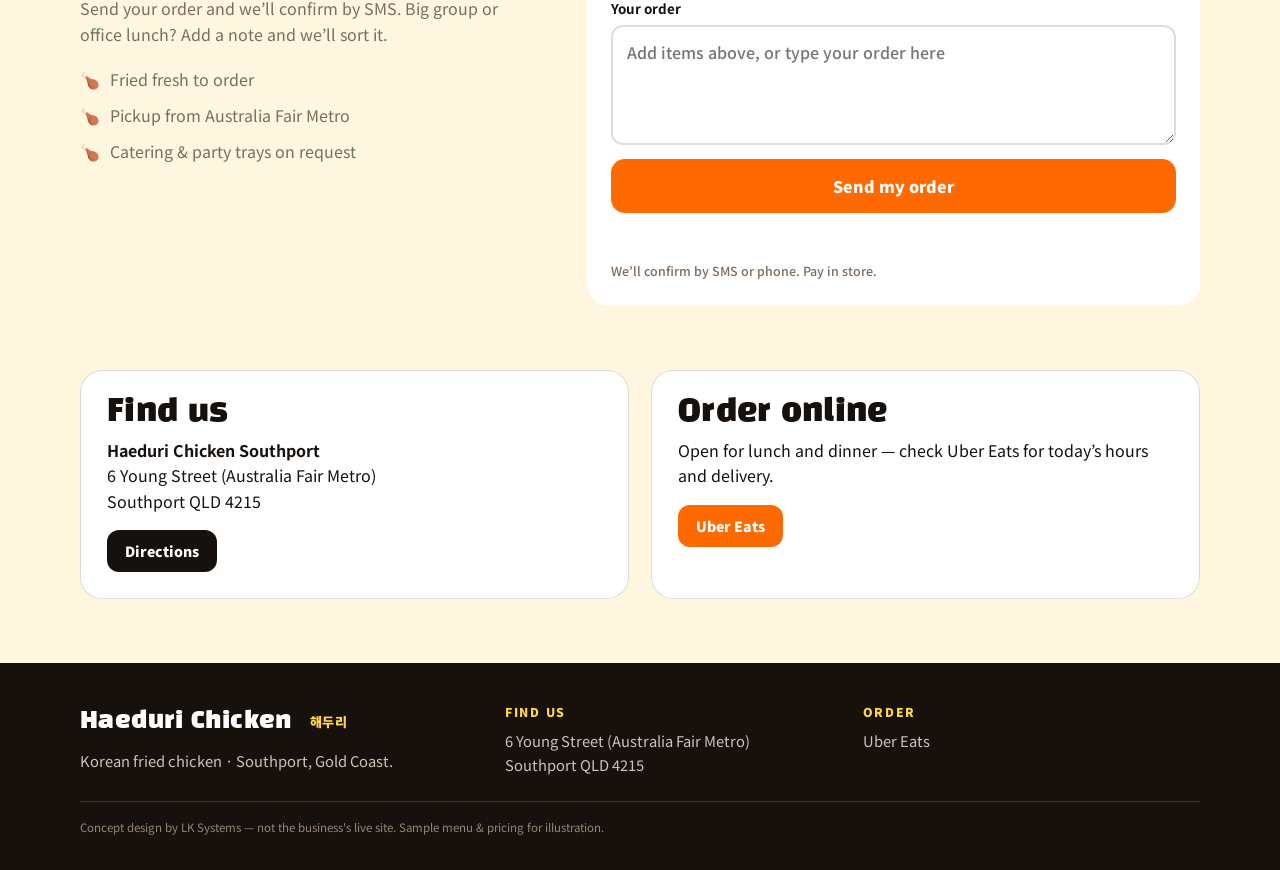
<file: haeduri-chicken/index.html>
<!doctype html>
<html lang="en-AU">
<head>
<meta charset="utf-8">
<meta name="viewport" content="width=device-width, initial-scale=1, viewport-fit=cover">
<title>Haeduri Chicken &mdash; Korean Fried Chicken, Southport</title>
<meta name="description" content="Crunchy Korean fried chicken with sweet soy, spicy garlic and cheese flavours at Australia Fair Metro, Southport. Order for pickup or delivery.">
<meta name="theme-color" content="#ff6a00">
<link rel="preconnect" href="https://fonts.googleapis.com">
<link rel="preconnect" href="https://fonts.gstatic.com" crossorigin>
<link rel="stylesheet" href="https://fonts.googleapis.com/css2?family=Black+Han+Sans&family=Noto+Sans+KR:wght@400;500;700;900&display=swap">
<style>
  :root{
    --sun:#ff6a00; --sun-d:#d95500; --butter:#ffd84a; --cream:#fff6e0; --ink:#17110d; --char:#221a14;
    --red:#e02a1c; --muted:#7d6c5d; --line:rgba(23,17,13,.14);
    --display:"Black Han Sans","Noto Sans KR","Apple SD Gothic Neo","Malgun Gothic","Arial Black",Impact,sans-serif;
    --sans:"Noto Sans KR","Apple SD Gothic Neo","Malgun Gothic",system-ui,-apple-system,"Segoe UI",Roboto,sans-serif;
  }
  *,*::before,*::after{box-sizing:border-box;}
  html{scroll-behavior:smooth;scroll-padding-top:76px;}
  body{margin:0;background:var(--cream);color:var(--ink);font-family:var(--sans);line-height:1.6;-webkit-font-smoothing:antialiased;padding-bottom:calc(72px + env(safe-area-inset-bottom,0px));}
  @media(min-width:860px){body{padding-bottom:0;}}
  a{color:inherit;text-decoration:none;} svg{display:block;max-width:100%;}
  h1,h2,h3{font-family:var(--display);font-weight:400;margin:0;line-height:1.02;letter-spacing:.01em;}
  p{margin:0;}
  .wrap{width:min(1120px,100% - 32px);margin-inline:auto;}
  .skip{position:absolute;left:-999px;top:8px;background:#000;color:#fff;padding:8px 14px;z-index:100;} .skip:focus{left:8px;}
  :focus-visible{outline:3px solid var(--ink);outline-offset:3px;}
  .btn{display:inline-flex;align-items:center;justify-content:center;gap:8px;min-height:54px;padding:0 28px;border:0;border-radius:14px;background:var(--ink);color:#fff;font:900 1rem var(--sans);cursor:pointer;transition:transform .12s,background .15s;white-space:nowrap;}
  .btn:hover{background:#000;transform:translateY(-1px);} .btn:active{transform:scale(.97);}
  .btn.sun{background:var(--sun);} .btn.sun:hover{background:var(--sun-d);}
  .btn.butter{background:var(--butter);color:var(--ink);} .btn.butter:hover{background:#ffe27a;}
  .btn.ghost{background:transparent;color:var(--ink);box-shadow:inset 0 0 0 2px var(--ink);} .btn.ghost:hover{background:var(--ink);color:#fff;}
  .btn.sm{min-height:42px;padding:0 18px;font-size:.88rem;border-radius:12px;}
  .ticker{background:var(--ink);color:var(--butter);text-align:center;font-weight:700;font-size:.82rem;padding:8px 12px;}
  .ticker a{text-decoration:underline;text-underline-offset:3px;}
  .site-header{position:sticky;top:0;z-index:50;background:var(--sun);color:#fff;}
  .nav{display:flex;align-items:center;justify-content:space-between;height:64px;gap:10px;}
  .brand{display:flex;align-items:center;gap:10px;font-family:var(--display);font-size:1.45rem;white-space:nowrap;letter-spacing:.02em;}
  .brand i{font-style:normal;font-family:var(--sans);font-weight:900;font-size:.82rem;background:var(--ink);color:var(--butter);padding:2px 8px;border-radius:6px;}
  .nav ul{display:none;list-style:none;margin:0;padding:0;gap:26px;font-weight:700;font-size:.94rem;} .nav ul a:hover{text-decoration:underline;text-underline-offset:4px;}
  @media(min-width:860px){.nav ul{display:flex;}}
  @media(max-width:480px){.brand{font-size:1.2rem;}.brand i{display:none;}.nav .btn.sm{padding:0 14px;}}
  .menu-layout>div,.items,.item{min-width:0;}
  .nav .btn{background:var(--ink);} .nav .btn:hover{background:#000;}

  .hero{background:var(--sun);color:#fff;padding:30px 0 0;position:relative;overflow:hidden;}
  .hero::after{content:"";position:absolute;inset:auto -10% -60px -10%;height:120px;background:var(--cream);border-radius:50% 50% 0 0/100% 100% 0 0;}
  .hero-grid{display:grid;gap:18px;align-items:center;position:relative;z-index:1;padding-bottom:70px;}
  @media(min-width:900px){.hero{padding-top:56px;}.hero-grid{grid-template-columns:1.1fr .9fr;gap:30px;}}
  .badges{display:flex;flex-wrap:wrap;gap:8px;margin-bottom:14px;}
  .badge{background:rgba(0,0,0,.2);border-radius:999px;padding:6px 14px;font-weight:700;font-size:.82rem;} .badge b{color:var(--butter);}
  .hero h1{font-size:clamp(3.2rem,13vw,7.6rem);color:#fff;text-shadow:0 4px 0 rgba(0,0,0,.18);}
  .hero h1 span{color:var(--butter);}
  .hero .lead{margin:16px 0 24px;font-size:1.1rem;color:#fff1de;max-width:44ch;}
  .cta-row{display:grid;gap:10px;} @media(min-width:520px){.cta-row{grid-template-columns:auto auto;justify-content:start;}}
  .art{justify-self:center;width:min(380px,82vw);}
  .wobble{animation:wob 4s ease-in-out infinite;transform-origin:50% 90%;} @keyframes wob{0%,100%{transform:rotate(-3deg)}50%{transform:rotate(3deg)}}

  section{padding:64px 0;}
  .sec-head{margin-bottom:26px;max-width:640px;} .sec-head h2{font-size:clamp(2.4rem,8vw,4.2rem);}
  .sec-head p{margin-top:10px;color:var(--muted);} .dark{background:var(--char);color:#fff;} .dark .sec-head p{color:#d9c9b8;}

  .sauces{display:grid;gap:12px;} @media(min-width:700px){.sauces{grid-template-columns:repeat(2,1fr);}} @media(min-width:1000px){.sauces{grid-template-columns:repeat(4,1fr);}}
  .sauce{border-radius:22px;padding:22px;color:#fff;position:relative;overflow:hidden;min-height:170px;}
  .sauce h3{font-size:1.7rem;margin-bottom:6px;} .sauce p{font-size:.93rem;opacity:.95;} .sauce .em{position:absolute;right:12px;bottom:6px;font-size:3.4rem;opacity:.9;}
  .s1{background:#c8641a;} .s2{background:#d4281c;} .s3{background:#2f2a24;} .s4{background:#e6a800;color:var(--ink);}

  .menu-layout{display:grid;gap:20px;} @media(min-width:960px){.menu-layout{grid-template-columns:1.5fr .9fr;gap:28px;align-items:start;}}
  .cats{display:flex;gap:8px;overflow-x:auto;padding-bottom:10px;margin-bottom:6px;scrollbar-width:none;} .cats::-webkit-scrollbar{display:none;}
  .cat{flex:none;border:0;border-radius:999px;padding:11px 20px;background:#fff;color:var(--ink);font:700 .92rem var(--sans);cursor:pointer;box-shadow:inset 0 0 0 2px var(--line);min-height:44px;}
  .cat[aria-pressed="true"]{background:var(--ink);color:#fff;box-shadow:none;}
  .items{display:grid;gap:10px;}
  .item{background:#fff;border-radius:18px;padding:16px 18px;border:1px solid var(--line);display:grid;grid-template-columns:1fr auto;gap:4px 14px;align-items:center;}
  .item[hidden]{display:none;}
  .item h3{font-size:1.45rem;} .item p{grid-column:1;color:var(--muted);font-size:.9rem;}
  .item .price{font-weight:900;font-size:1.1rem;font-variant-numeric:tabular-nums;text-align:right;}
  .item .actions{grid-column:1/-1;display:flex;gap:10px;align-items:center;margin-top:8px;flex-wrap:wrap;}
  .item select{flex:1;min-width:150px;font:700 .92rem var(--sans);padding:0 12px;min-height:46px;border:2px solid var(--line);border-radius:12px;background:var(--cream);color:var(--ink);}
  .add{min-height:46px;padding:0 22px;border:0;border-radius:12px;background:var(--sun);color:#fff;font:900 .95rem var(--sans);cursor:pointer;} .add:hover{background:var(--sun-d);} .add:active{transform:scale(.96);}
  .hot{display:inline-block;margin-left:8px;vertical-align:middle;background:var(--red);color:#fff;font:900 .6rem var(--sans);letter-spacing:.08em;padding:3px 8px;border-radius:6px;text-transform:uppercase;}
  .menu-note{margin-top:16px;font-size:.82rem;color:var(--muted);}

  .cart{background:var(--ink);color:#fff;border-radius:22px;padding:22px;position:sticky;top:84px;}
  .cart h3{font-size:1.8rem;color:var(--butter);margin-bottom:12px;}
  .cart ul{list-style:none;margin:0;padding:0;display:grid;gap:12px;min-height:44px;}
  .cart li{display:grid;grid-template-columns:1fr auto;gap:2px 10px;font-size:.93rem;align-items:center;} .cart li small{grid-column:1;color:#bfae9f;font-size:.8rem;}
  .cart .q{display:inline-flex;align-items:center;gap:6px;grid-row:1/3;grid-column:2;} .cart .q button{width:30px;height:30px;border:0;border-radius:8px;background:rgba(255,255,255,.16);color:#fff;font-weight:900;cursor:pointer;}
  .cart .empty{color:#a89886;font-size:.92rem;display:block;}
  .cart .total{display:flex;justify-content:space-between;align-items:baseline;border-top:1px solid rgba(255,255,255,.2);margin:14px 0;padding-top:14px;} .cart .total b{font-family:var(--display);font-size:2.2rem;}

  .split{display:grid;gap:28px;align-items:start;} @media(min-width:900px){.split{grid-template-columns:.85fr 1.15fr;gap:54px;}}
  form.card{background:#fff;color:var(--ink);border-radius:22px;padding:24px;display:grid;gap:14px;} @media(max-width:520px){form.card{padding:18px;}}
  .row{display:grid;gap:14px;} @media(min-width:560px){.row.two{grid-template-columns:1fr 1fr;}}
  label{display:grid;gap:6px;font-size:.84rem;font-weight:700;}
  input,select,textarea{font:500 1rem var(--sans);padding:13px 14px;border:2px solid var(--line);border-radius:12px;background:#fff;color:var(--ink);width:100%;min-height:50px;}
  input:focus,select:focus,textarea:focus{outline:none;border-color:var(--sun);box-shadow:0 0 0 4px rgba(255,106,0,.2);}
  textarea{min-height:120px;resize:vertical;}
  .hp{position:absolute;left:-9999px;}
  .form-note{min-height:1.4em;font-weight:700;font-size:.92rem;} .form-note.ok{color:#17803d;} .form-note.err{color:var(--red);}
  .fine{font-size:.78rem;color:var(--muted);font-weight:500;}
  .perks{list-style:none;margin:20px 0 0;padding:0;display:grid;gap:10px;color:#f1e3d2;} .perks li{display:flex;gap:10px;} .perks li::before{content:"\1F357";}

  .visit{display:grid;gap:16px;} @media(min-width:820px){.visit{grid-template-columns:1fr 1fr;gap:22px;}}
  .info{background:#fff;border-radius:22px;padding:26px;border:1px solid var(--line);} .info h3{font-size:1.9rem;margin-bottom:10px;} address{font-style:normal;}
  .links{display:flex;gap:10px;flex-wrap:wrap;margin-top:16px;}

  footer{background:var(--ink);color:#d1c3b4;padding:40px 0 34px;font-size:.92rem;}
  .foot{display:grid;gap:20px;} @media(min-width:760px){.foot{grid-template-columns:1.2fr 1fr 1fr;}}
  footer .brand{color:#fff;margin-bottom:8px;} footer h4{margin:0 0 8px;color:var(--butter);font:900 .76rem var(--sans);letter-spacing:.14em;text-transform:uppercase;} footer a:hover{color:#fff;}
  .disclaimer{margin-top:24px;padding-top:16px;border-top:1px solid rgba(255,255,255,.14);font-size:.72rem;color:#948675;}
  .order-bar{position:fixed;left:0;right:0;bottom:0;z-index:60;display:grid;grid-template-columns:2fr 1fr;gap:8px;padding:10px 12px calc(10px + env(safe-area-inset-bottom,0px));background:var(--ink);border-top:3px solid var(--butter);}
  .order-bar a{min-height:50px;border-radius:12px;display:flex;align-items:center;justify-content:center;font-weight:900;font-size:.98rem;} .order-bar .go{background:var(--sun);color:#fff;} .order-bar .map{background:var(--butter);color:var(--ink);}
  @media(min-width:860px){.order-bar{display:none;}}
  .reveal{opacity:0;transform:translateY(12px);transition:opacity .5s ease,transform .5s ease;} .reveal.in{opacity:1;transform:none;}
  @media(prefers-reduced-motion:reduce){html{scroll-behavior:auto}.wobble{animation:none}.reveal{opacity:1;transform:none;transition:none;}.btn,.add{transition:none;}}
</style>
</head>
<body>
<a class="skip" href="#main">Skip to content</a>
<div class="ticker">Fresh &amp; crunchy &mdash; order for pickup below or on <a href="https://www.ubereats.com/au/store/haeduri-chicken-southport-young-street/Q8jCj7E5V_CErLc3-VtQjA" target="_blank" rel="noopener">Uber Eats</a></div>
<header class="site-header"><div class="wrap nav">
  <a class="brand" href="#top" aria-label="Haeduri Chicken home">Haeduri Chicken <i>해두리</i></a>
  <nav aria-label="Primary"><ul><li><a href="#flavours">Flavours</a></li><li><a href="#menu">Menu</a></li><li><a href="#order">Order</a></li><li><a href="#visit">Visit</a></li></ul></nav>
  <a class="btn sm" href="#menu">Order now</a>
</div></header>

<main id="main">
  <section class="hero" id="top">
    <div class="wrap hero-grid">
      <div>
        <div class="badges"><span class="badge"><b>&#9733; 4.8</b> 370+ ratings on Uber Eats</span><span class="badge">Australia Fair Metro</span></div>
        <h1>Crunch <span>on.</span></h1>
        <p class="lead">Korean fried chicken, fried to order and tossed in sweet soy, spicy garlic or golden cheese. Crispy outside, juicy inside &mdash; ready for pickup or delivery in Southport.</p>
        <div class="cta-row"><a class="btn butter" href="#menu">Order for pickup</a><a class="btn" href="https://www.ubereats.com/au/store/haeduri-chicken-southport-young-street/Q8jCj7E5V_CErLc3-VtQjA" target="_blank" rel="noopener">Delivery via Uber Eats</a></div>
      </div>
      <div class="art" aria-hidden="true">
        <svg class="wobble" viewBox="0 0 360 320">
          <ellipse cx="180" cy="296" rx="130" ry="14" fill="rgba(0,0,0,.2)"/>
          <path d="M70 130h220l-20 150a16 16 0 0 1-16 14H106a16 16 0 0 1-16-14z" fill="#fff"/>
          <path d="M70 130h220l-6 44H76z" fill="#e02a1c"/>
          <g>
            <ellipse cx="130" cy="108" rx="44" ry="34" fill="#d98a2b"/><ellipse cx="124" cy="102" rx="36" ry="26" fill="#eba947"/>
            <ellipse cx="206" cy="98" rx="46" ry="36" fill="#d98a2b"/><ellipse cx="200" cy="92" rx="38" ry="28" fill="#f0b455"/>
            <ellipse cx="170" cy="76" rx="40" ry="30" fill="#d98a2b"/><ellipse cx="166" cy="70" rx="32" ry="22" fill="#eeb04f"/>
            <rect x="62" y="48" width="14" height="52" rx="7" fill="#fff6e0" transform="rotate(-20 69 74)"/><circle cx="58" cy="44" r="10" fill="#fff6e0"/>
          </g>
          <text x="180" y="236" text-anchor="middle" font-family="Black Han Sans, Impact, sans-serif" font-size="46" fill="#17110d">해두리</text>
        </svg>
      </div>
    </div>
  </section>

  <section id="flavours">
    <div class="wrap">
      <div class="sec-head reveal"><h2>Pick your flavour</h2><p>Every order is fried fresh and tossed in your choice of sauce.</p></div>
      <div class="sauces">
        <div class="sauce s1 reveal"><h3>Sweet soy</h3><p>Glossy, garlicky and just sweet enough.</p><span class="em">&#127855;</span></div>
        <div class="sauce s2 reveal"><h3>Spicy</h3><p>A sweet-and-spicy chilli kick that builds.</p><span class="em">&#127798;</span></div>
        <div class="sauce s3 reveal"><h3>Spicy garlic</h3><p>Punchy garlic with a slow chilli burn.</p><span class="em">&#129476;</span></div>
        <div class="sauce s4 reveal"><h3>Golden cheese</h3><p>Fried chicken dusted in moreish cheese.</p><span class="em">&#129472;</span></div>
      </div>
    </div>
  </section>

  <section class="dark" id="menu">
    <div class="wrap">
      <div class="sec-head reveal"><h2>Build your order</h2><p>Choose a flavour, tap Add, then send it for pickup.</p></div>
      <div class="menu-layout">
        <div>
          <div class="cats" role="group" aria-label="Menu categories">
            <button class="cat" type="button" data-cat="all" aria-pressed="true">All</button>
            <button class="cat" type="button" data-cat="chicken" aria-pressed="false">Chicken</button>
            <button class="cat" type="button" data-cat="combo" aria-pressed="false">Combos</button>
            <button class="cat" type="button" data-cat="side" aria-pressed="false">Sides</button>
          </div>
          <div class="items" id="items">
            <article class="item" data-cat="chicken" data-name="Original Wings (8)" data-price="15.90"><h3>Original wings (8) <span class="hot">Fan fave</span></h3><span class="price">$15.90</span><p>Crispy original-style wings, tossed in your sauce.</p><div class="actions"><select aria-label="Flavour"><option>Sweet soy</option><option>Spicy</option><option>Spicy garlic</option><option>Plain</option></select><button class="add" type="button">Add</button></div></article>
            <article class="item" data-cat="chicken" data-name="Boneless Chicken" data-price="22.90"><h3>Boneless chicken</h3><span class="price">$22.90</span><p>Juicy boneless pieces, double-fried for extra crunch.</p><div class="actions"><select aria-label="Flavour"><option>Sweet soy</option><option>Spicy</option><option>Spicy garlic</option><option>Golden cheese</option></select><button class="add" type="button">Add</button></div></article>
            <article class="item" data-cat="chicken" data-name="Golden Cheese Chicken" data-price="24.90"><h3>Golden cheese chicken <span class="hot">Hot</span></h3><span class="price">$24.90</span><p>Crispy chicken coated in golden cheese seasoning.</p><div class="actions"><select aria-label="Size"><option>Regular</option><option>Large</option></select><button class="add" type="button">Add</button></div></article>
            <article class="item" data-cat="chicken" data-name="Sweet &amp; Spicy Chicken" data-price="24.90"><h3>Sweet &amp; spicy chicken</h3><span class="price">$24.90</span><p>The classic yangnyeom-style glaze, sticky and fiery.</p><div class="actions"><select aria-label="Spice"><option>Medium</option><option>Hot</option><option>Mild</option></select><button class="add" type="button">Add</button></div></article>
            <article class="item" data-cat="combo" data-name="Chicken + Rice Combo" data-price="18.90"><h3>Chicken + rice combo</h3><span class="price">$18.90</span><p>Boneless chicken, steamed rice and pickled radish.</p><div class="actions"><select aria-label="Flavour"><option>Sweet soy</option><option>Spicy</option><option>Spicy garlic</option></select><button class="add" type="button">Add</button></div></article>
            <article class="item" data-cat="combo" data-name="Share Box (2 people)" data-price="49.90"><h3>Share box (2 people)</h3><span class="price">$49.90</span><p>Half-and-half chicken, chips and two drinks.</p><div class="actions"><select aria-label="Flavours"><option>Sweet soy + Spicy</option><option>Cheese + Sweet soy</option><option>Spicy garlic + Cheese</option></select><button class="add" type="button">Add</button></div></article>
            <article class="item" data-cat="side" data-name="Cheese Chips" data-price="9.50"><h3>Cheese chips</h3><span class="price">$9.50</span><p>Crinkle chips with melted cheese and mayo drizzle.</p><div class="actions"><button class="add" type="button">Add</button></div></article>
            <article class="item" data-cat="side" data-name="Pickled Radish" data-price="3.00"><h3>Pickled radish</h3><span class="price">$3.00</span><p>Cool, crunchy and tangy.</p><div class="actions"><button class="add" type="button">Add</button></div></article>
            <article class="item" data-cat="side" data-name="Soft Drink" data-price="4.00"><h3>Soft drink</h3><span class="price">$4.00</span><p>Cola, lemonade or sparkling water.</p><div class="actions"><select aria-label="Drink"><option>Cola</option><option>Lemonade</option><option>Sparkling water</option></select><button class="add" type="button">Add</button></div></article>
          </div>
          <p class="menu-note" style="color:#bfae9f">Sample menu and pricing shown for illustration &mdash; to be replaced with Haeduri Chicken&rsquo;s real menu.</p>
        </div>
        <aside class="cart" aria-label="Your order"><h3>Your order</h3>
          <ul id="cart-list"><li class="empty">Nothing yet &mdash; pick a flavour and tap Add.</li></ul>
          <div class="total"><span>Total</span><b id="cart-total">$0.00</b></div>
          <a class="btn butter" style="width:100%" href="#order">Send for pickup</a>
        </aside>
      </div>
    </div>
  </section>

  <section id="order">
    <div class="wrap split">
      <div class="reveal"><div class="sec-head" style="margin-bottom:0"><h2>Ready when you are</h2><p>Send your order and we&rsquo;ll confirm by SMS. Big group or office lunch? Add a note and we&rsquo;ll sort it.</p></div>
        <ul class="perks" style="color:var(--muted)"><li>Fried fresh to order</li><li>Pickup from Australia Fair Metro</li><li>Catering &amp; party trays on request</li></ul></div>
      <form class="card reveal" id="inquiry" name="haeduri-order" method="POST" data-netlify="true" netlify-honeypot="bot-field">
        <input type="hidden" name="form-name" value="haeduri-order">
        <p class="hp"><label>Don&rsquo;t fill this out: <input name="bot-field" tabindex="-1" autocomplete="off"></label></p>
        <div class="row two"><label>Name<input name="name" required autocomplete="name" placeholder="Your name"></label><label>Mobile<input name="phone" type="tel" required autocomplete="tel" inputmode="tel" placeholder="04xx xxx xxx"></label></div>
        <div class="row two"><label>Order type<select name="type"><option>Pickup</option><option>Large / catering order</option></select></label><label>Pickup time<input name="time" type="time" required></label></div>
        <label>Your order<textarea name="order" id="order-text" required placeholder="Add items above, or type your order here"></textarea></label>
        <button class="btn sun" type="submit">Send my order</button>
        <p class="form-note" id="form-note" role="status" aria-live="polite"></p>
        <p class="fine">We&rsquo;ll confirm by SMS or phone. Pay in store.</p>
      </form>
    </div>
  </section>

  <section id="visit" style="padding-top:0">
    <div class="wrap visit">
      <div class="info reveal"><h3>Find us</h3><address><strong>Haeduri Chicken Southport</strong><br>6 Young Street (Australia Fair Metro)<br>Southport QLD 4215</address>
        <div class="links"><a class="btn sm" href="https://www.google.com/maps/search/?api=1&amp;query=Haeduri+Chicken+6+Young+Street+Southport" target="_blank" rel="noopener">Directions</a></div></div>
      <div class="info reveal"><h3>Order online</h3><p>Open for lunch and dinner &mdash; check Uber Eats for today&rsquo;s hours and delivery.</p>
        <div class="links"><a class="btn sm sun" href="https://www.ubereats.com/au/store/haeduri-chicken-southport-young-street/Q8jCj7E5V_CErLc3-VtQjA" target="_blank" rel="noopener">Uber Eats</a></div></div>
    </div>
  </section>
</main>

<footer><div class="wrap">
  <div class="foot">
    <div><div class="brand">Haeduri Chicken <i>해두리</i></div><p>Korean fried chicken &middot; Southport, Gold Coast.</p></div>
    <div><h4>Find us</h4><address>6 Young Street (Australia Fair Metro)<br>Southport QLD 4215</address></div>
    <div><h4>Order</h4><a href="https://www.ubereats.com/au/store/haeduri-chicken-southport-young-street/Q8jCj7E5V_CErLc3-VtQjA" target="_blank" rel="noopener">Uber Eats</a></div>
  </div>
  <p class="disclaimer">Concept design by LK Systems &mdash; not the business's live site. Sample menu &amp; pricing for illustration.</p>
</div></footer>

<nav class="order-bar" aria-label="Quick actions"><a class="go" href="#menu">Order now</a><a class="map" href="https://www.google.com/maps/search/?api=1&amp;query=Haeduri+Chicken+6+Young+Street+Southport" target="_blank" rel="noopener">Map</a></nav>

<script>
(function(){
  var cats=document.querySelectorAll('.cat'),items=document.querySelectorAll('#items .item');
  cats.forEach(function(c){c.addEventListener('click',function(){cats.forEach(function(x){x.setAttribute('aria-pressed',x===c);});var f=c.getAttribute('data-cat');items.forEach(function(i){i.hidden=!(f==='all'||i.getAttribute('data-cat')===f);});});});
  var cart=[],list=document.getElementById('cart-list'),totalEl=document.getElementById('cart-total'),ot=document.getElementById('order-text');
  function money(n){return '$'+n.toFixed(2);}
  function render(){
    var total=0,lines=[];list.innerHTML='';
    if(!cart.length){var e=document.createElement('li');e.className='empty';e.textContent='Nothing yet — pick a flavour and tap Add.';list.appendChild(e);}
    cart.forEach(function(it,idx){
      var sub=it.qty*it.price;total+=sub;lines.push(it.qty+' x '+it.name+(it.opt?' ('+it.opt+')':''));
      var li=document.createElement('li');var s=document.createElement('span');s.textContent=it.name;li.appendChild(s);
      var sm=document.createElement('small');sm.textContent=(it.opt?it.opt+' · ':'')+money(sub);li.appendChild(sm);
      var q=document.createElement('span');q.className='q';
      var m=document.createElement('button');m.type='button';m.textContent='−';m.setAttribute('aria-label','Remove one '+it.name);
      var c=document.createElement('span');c.textContent=it.qty;
      var p=document.createElement('button');p.type='button';p.textContent='+';p.setAttribute('aria-label','Add one '+it.name);
      m.onclick=function(){it.qty--;if(it.qty<=0)cart.splice(idx,1);render();};p.onclick=function(){it.qty++;render();};
      q.appendChild(m);q.appendChild(c);q.appendChild(p);li.appendChild(q);list.appendChild(li);
    });
    totalEl.textContent=money(total);ot.value=lines.length?lines.join('\n')+'\nTotal: '+money(total):'';
  }
  document.querySelectorAll('.add').forEach(function(b){b.addEventListener('click',function(){
    var a=b.closest('.item'),name=a.getAttribute('data-name'),price=parseFloat(a.getAttribute('data-price')),sel=a.querySelector('select'),opt=sel?sel.value:'';
    var f=cart.filter(function(x){return x.name===name&&x.opt===opt;})[0];
    if(f)f.qty++;else cart.push({name:name,price:price,opt:opt,qty:1});render();
  });});
  var form=document.getElementById('inquiry'),note=document.getElementById('form-note');
  form.addEventListener('submit',function(e){
    e.preventDefault();var btn=form.querySelector('button[type=submit]');btn.disabled=true;note.className='form-note';note.textContent='Sending…';
    fetch('/',{method:'POST',headers:{'Content-Type':'application/x-www-form-urlencoded'},body:new URLSearchParams(new FormData(form)).toString()})
      .then(function(r){if(!r.ok)throw new Error('x');form.reset();cart=[];render();note.className='form-note ok';note.textContent='Order sent! We’ll text you to confirm.';})
      .catch(function(){note.className='form-note err';note.textContent='Preview mode: this form submits once the site is deployed on Netlify.';})
      .then(function(){btn.disabled=false;});
  });
  var els=document.querySelectorAll('.reveal');
  if('IntersectionObserver' in window){var io=new IntersectionObserver(function(es){es.forEach(function(en){if(en.isIntersecting){en.target.classList.add('in');io.unobserve(en.target);}});},{threshold:.1});els.forEach(function(el){io.observe(el);});}else{els.forEach(function(el){el.classList.add('in');});}
})();
</script>
</body>
</html>
</file>
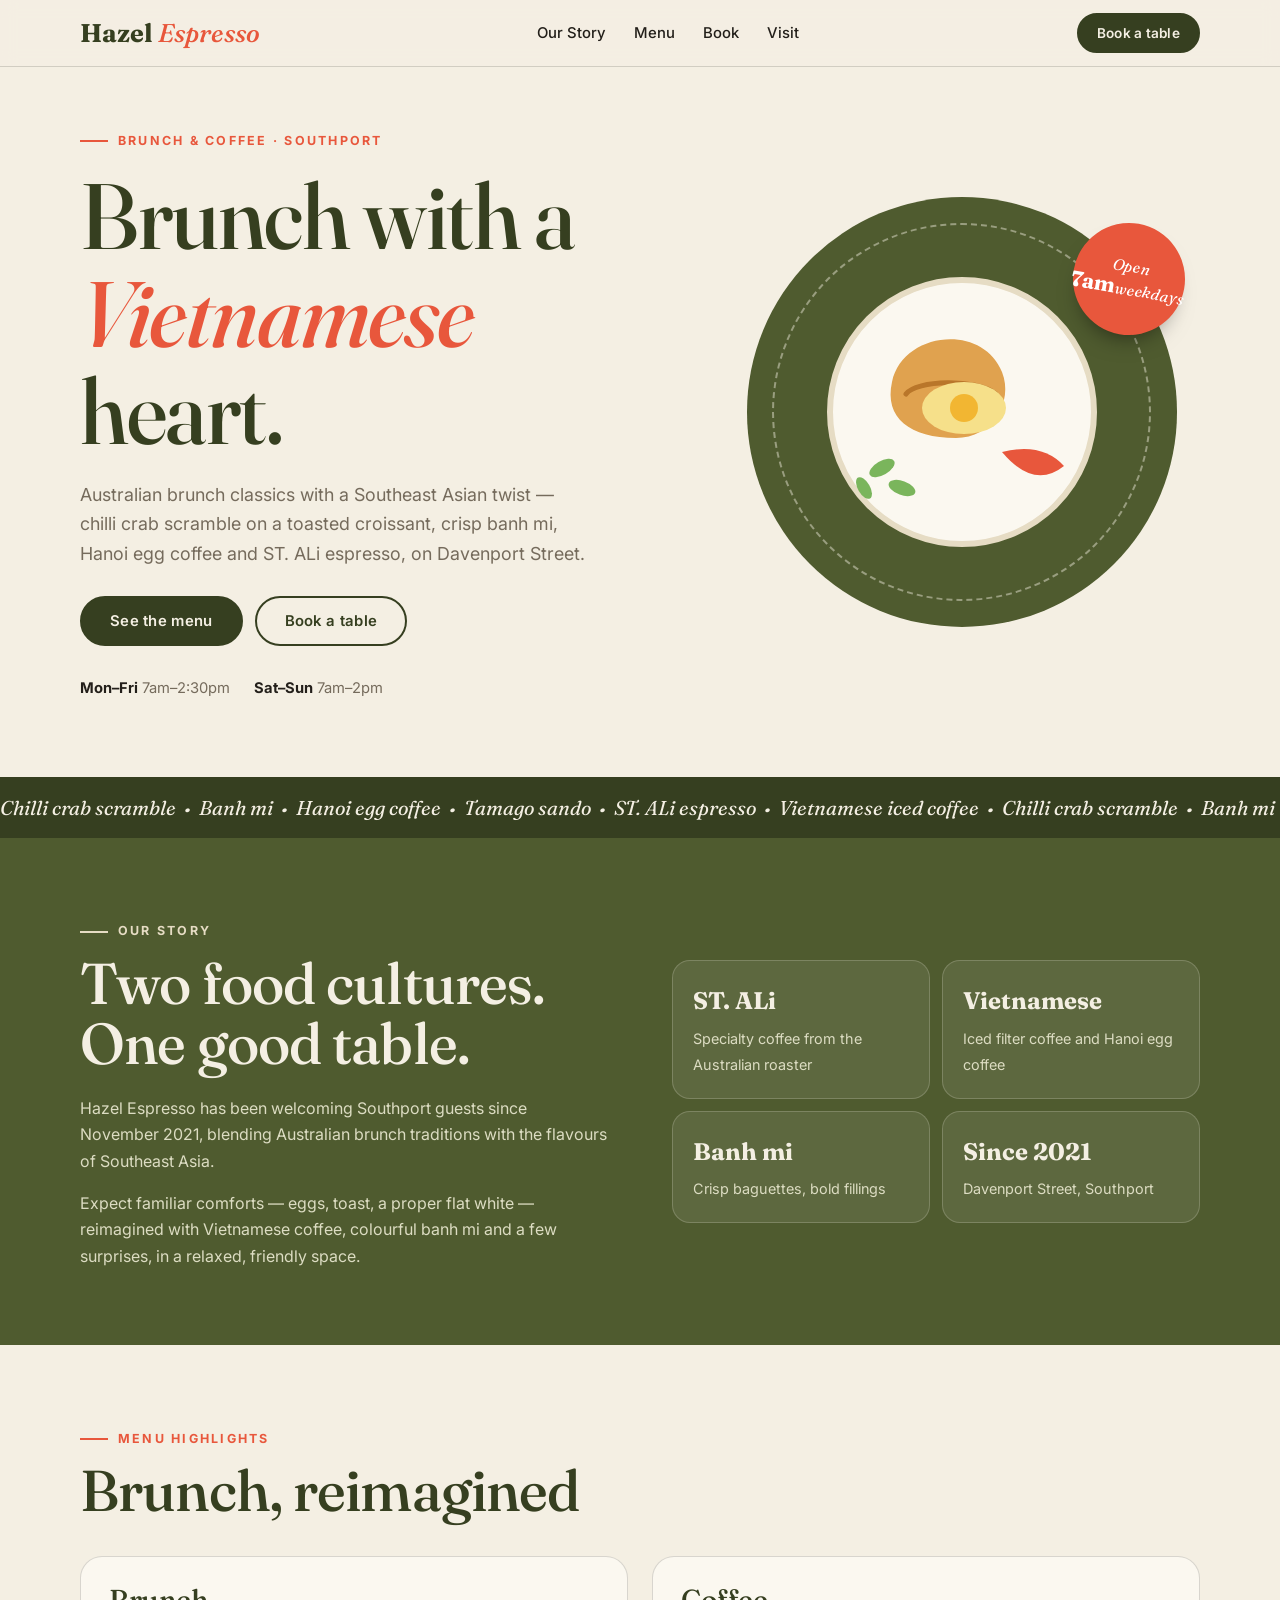
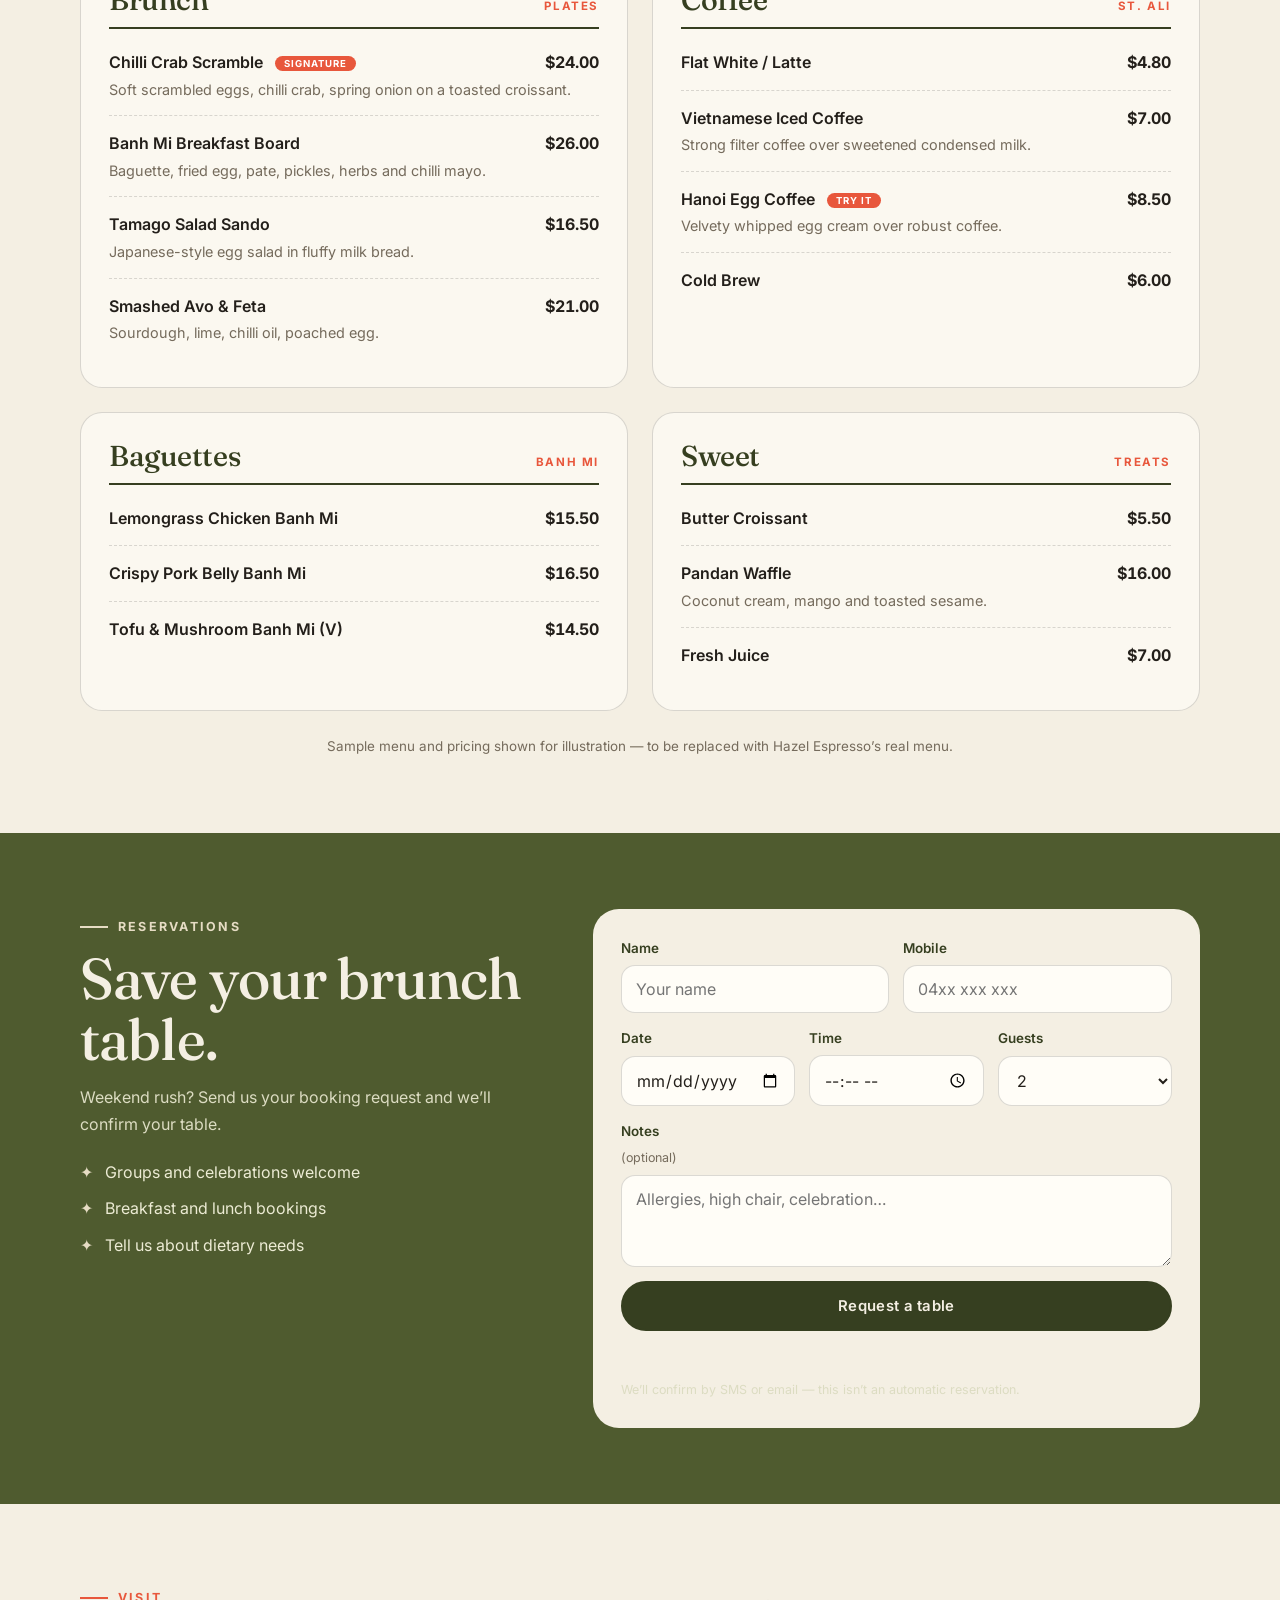
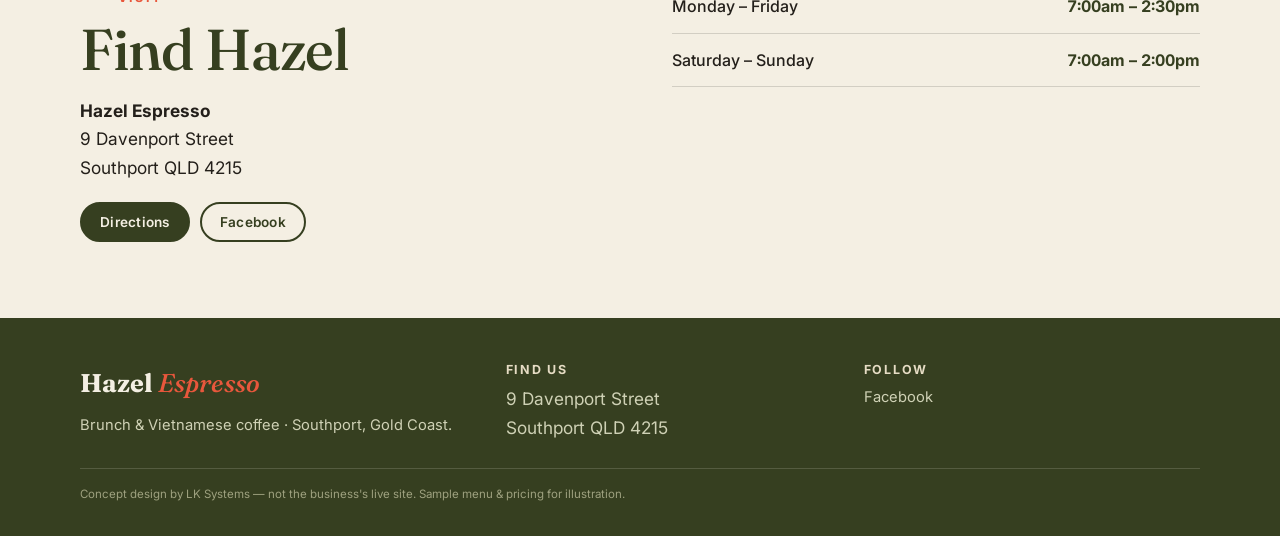
<file: hazel-espresso/index.html>
<!doctype html>
<html lang="en-AU">
<head>
<meta charset="utf-8">
<meta name="viewport" content="width=device-width, initial-scale=1, viewport-fit=cover">
<title>Hazel Espresso &mdash; Brunch &amp; Vietnamese Coffee, Southport</title>
<meta name="description" content="Australian brunch with a Vietnamese heart: ST. ALi coffee, banh mi, chilli crab croissants and Hanoi egg coffee on Davenport Street, Southport.">
<meta name="theme-color" content="#4f5b2f">
<link rel="preconnect" href="https://fonts.googleapis.com">
<link rel="preconnect" href="https://fonts.gstatic.com" crossorigin>
<link rel="stylesheet" href="https://fonts.googleapis.com/css2?family=Fraunces:ital,opsz,wght@0,9..144,500;0,9..144,700;1,9..144,500&family=Inter:wght@400;500;600;700&display=swap">
<style>
  :root{
    --cream:#f4efe3; --paper:#fbf8f0; --olive:#4f5b2f; --olive-d:#363f20; --hazel:#8a5a3b; --coral:#e8573c; --sand:#e6dcc4;
    --ink:#231f1a; --muted:#756b5c; --line:rgba(35,31,26,.16);
    --serif:"Fraunces","Playfair Display",Georgia,"Times New Roman",serif;
    --sans:"Inter",system-ui,-apple-system,"Segoe UI",Roboto,sans-serif;
  }
  *,*::before,*::after{box-sizing:border-box;}
  html{scroll-behavior:smooth;scroll-padding-top:72px;}
  body{margin:0;background:var(--cream);color:var(--ink);font-family:var(--sans);line-height:1.65;-webkit-font-smoothing:antialiased;}
  a{color:inherit;text-decoration:none;} svg{display:block;max-width:100%;}
  h1,h2,h3{font-family:var(--serif);font-weight:500;margin:0;line-height:1.05;letter-spacing:-.015em;color:var(--olive-d);}
  p{margin:0;}
  .wrap{width:min(1120px,100% - 40px);margin-inline:auto;}
  .skip{position:absolute;left:-999px;top:8px;background:var(--olive-d);color:#fff;padding:8px 14px;z-index:100;} .skip:focus{left:8px;}
  :focus-visible{outline:3px solid var(--coral);outline-offset:3px;}
  .btn{display:inline-flex;align-items:center;justify-content:center;min-height:50px;padding:0 28px;border:2px solid var(--olive-d);background:var(--olive-d);color:var(--cream);font:600 .93rem var(--sans);letter-spacing:.02em;border-radius:999px;cursor:pointer;transition:background .15s,color .15s,transform .15s;white-space:nowrap;}
  .btn:hover{background:var(--coral);border-color:var(--coral);transform:translateY(-1px);}
  .btn.ghost{background:transparent;color:var(--olive-d);} .btn.ghost:hover{background:var(--olive-d);border-color:var(--olive-d);color:var(--cream);}
  .btn.sm{min-height:40px;padding:0 18px;font-size:.85rem;}
  .site-header{position:sticky;top:0;z-index:50;background:rgba(244,239,227,.94);backdrop-filter:blur(8px);border-bottom:1px solid var(--line);}
  .nav{display:flex;align-items:center;justify-content:space-between;height:66px;gap:12px;}
  .brand{display:flex;align-items:baseline;gap:6px;font-family:var(--serif);font-size:1.6rem;font-weight:700;color:var(--olive-d);white-space:nowrap;} .brand em{font-style:italic;font-weight:500;color:var(--coral);}
  .nav ul{display:none;list-style:none;margin:0;padding:0;gap:28px;font-weight:500;font-size:.93rem;} .nav ul a:hover{color:var(--coral);}
  @media(min-width:860px){.nav ul{display:flex;}}

  .hero{padding:56px 0 76px;overflow:hidden;}
  .hero-grid{display:grid;gap:40px;align-items:center;} @media(min-width:920px){.hero-grid{grid-template-columns:1.1fr .9fr;gap:60px;}}
  .kick{display:inline-flex;gap:10px;align-items:center;font-size:.78rem;font-weight:700;letter-spacing:.18em;text-transform:uppercase;color:var(--coral);} .kick::before{content:"";width:28px;height:2px;background:var(--coral);}
  .hero h1{font-size:clamp(3rem,8vw,5.8rem);margin:16px 0 20px;} .hero h1 em{color:var(--coral);}
  .lead{font-size:1.12rem;color:var(--muted);max-width:46ch;}
  .cta-row{display:flex;flex-wrap:wrap;gap:12px;margin-top:28px;}
  .meta{display:flex;flex-wrap:wrap;gap:6px 24px;margin-top:30px;font-size:.92rem;color:var(--muted);} .meta b{color:var(--ink);}
  .plate{position:relative;justify-self:center;width:min(430px,90vw);aspect-ratio:1;}
  .plate .disc{position:absolute;inset:0;border-radius:50%;background:var(--olive);}
  .plate .ring{position:absolute;inset:6%;border-radius:50%;border:2px dashed rgba(244,239,227,.45);}
  .plate svg{position:absolute;inset:0;width:100%;height:100%;}
  .sticker{position:absolute;right:-2%;top:6%;background:var(--coral);color:#fff;border-radius:50%;width:112px;height:112px;display:grid;place-content:center;text-align:center;font-family:var(--serif);font-style:italic;line-height:1.15;transform:rotate(10deg);box-shadow:0 14px 24px -14px rgba(0,0,0,.6);font-size:.98rem;} .sticker b{font-size:1.35rem;font-style:normal;}

  .marquee{background:var(--olive-d);color:var(--cream);overflow:hidden;white-space:nowrap;padding:14px 0;font-family:var(--serif);font-style:italic;font-size:1.25rem;}
  .marquee .track{display:inline-block;animation:slide 40s linear infinite;} .marquee .track span{padding-right:2rem;} @keyframes slide{to{transform:translateX(-50%)}}

  section{padding:76px 0;}
  .sec-head{margin-bottom:34px;max-width:620px;} .sec-head h2{font-size:clamp(2.2rem,5.4vw,3.6rem);margin-top:12px;} .sec-head p{margin-top:14px;color:var(--muted);}
  .band{background:var(--olive);color:var(--cream);} .band h2,.band h3{color:var(--cream);} .band .kick{color:var(--sand);} .band .kick::before{background:var(--sand);} .band p{color:#dcdcc2;}

  .about{display:grid;gap:36px;align-items:center;} @media(min-width:900px){.about{grid-template-columns:1fr 1fr;gap:64px;}}
  .about p+p{margin-top:16px;}
  .tiles{display:grid;grid-template-columns:1fr 1fr;gap:12px;}
  .tile{background:rgba(244,239,227,.09);border:1px solid rgba(244,239,227,.2);border-radius:18px;padding:20px;}
  .tile b{display:block;font-family:var(--serif);font-size:1.5rem;margin-bottom:4px;color:var(--cream);} .tile span{font-size:.9rem;color:#dcdcc2;}

  .menu-grid{display:grid;gap:20px;} @media(min-width:820px){.menu-grid{grid-template-columns:1fr 1fr;gap:24px;}}
  .card{background:var(--paper);border:1px solid var(--line);border-radius:22px;padding:28px;}
  .card h3{font-size:1.8rem;padding-bottom:12px;border-bottom:2px solid var(--olive-d);margin-bottom:6px;display:flex;justify-content:space-between;align-items:baseline;gap:10px;}
  .card h3 span{font-family:var(--sans);font-size:.72rem;font-weight:700;letter-spacing:.14em;text-transform:uppercase;color:var(--coral);}
  .item{padding:14px 0;border-bottom:1px dashed var(--line);display:grid;grid-template-columns:1fr auto;gap:2px 14px;} .item:last-child{border-bottom:0;}
  .item b{font-weight:600;} .item .p{font-weight:700;font-variant-numeric:tabular-nums;} .item small{grid-column:1/-1;color:var(--muted);font-size:.9rem;}
  .tag{display:inline-block;margin-left:8px;background:var(--coral);color:#fff;font:700 .6rem var(--sans);letter-spacing:.1em;text-transform:uppercase;padding:2px 9px;border-radius:999px;vertical-align:middle;}
  .menu-note{text-align:center;margin-top:24px;font-size:.84rem;color:var(--muted);}

  .book{display:grid;gap:36px;align-items:start;} @media(min-width:900px){.book{grid-template-columns:.85fr 1.15fr;gap:64px;}}
  .perks{list-style:none;margin:22px 0 0;padding:0;display:grid;gap:10px;color:#ecebd4;} .perks li{display:flex;gap:12px;} .perks li::before{content:"\2726";color:var(--sand);}
  form.formcard{background:var(--cream);color:var(--ink);border-radius:26px;padding:28px;display:grid;gap:14px;} @media(max-width:520px){form.formcard{padding:20px;}}
  .row{display:grid;gap:14px;} @media(min-width:560px){.row.two{grid-template-columns:1fr 1fr;}.row.three{grid-template-columns:1fr 1fr 1fr;}}
  label{display:grid;gap:6px;font-size:.84rem;font-weight:600;color:var(--olive-d);}
  input,select,textarea{font:400 1rem var(--sans);padding:13px 14px;border:1.5px solid var(--line);border-radius:14px;background:#fffdf7;color:var(--ink);width:100%;min-height:48px;}
  input:focus,select:focus,textarea:focus{outline:none;border-color:var(--coral);box-shadow:0 0 0 3px rgba(232,87,60,.2);}
  textarea{min-height:92px;resize:vertical;}
  .hp{position:absolute;left:-9999px;}
  .form-note{min-height:1.4em;font-weight:700;font-size:.92rem;} .form-note.ok{color:#2e7a45;} .form-note.err{color:#b4442a;}
  .fine{font-size:.78rem;color:var(--muted);font-weight:400;}

  .visit{display:grid;gap:30px;} @media(min-width:860px){.visit{grid-template-columns:1fr 1fr;gap:64px;}}
  address{font-style:normal;font-size:1.08rem;}
  .hours{width:100%;border-collapse:collapse;} .hours th,.hours td{padding:13px 0;border-bottom:1px solid var(--line);text-align:left;font-weight:500;} .hours td{text-align:right;font-weight:700;color:var(--olive-d);font-variant-numeric:tabular-nums;}
  .links{display:flex;gap:10px;flex-wrap:wrap;margin-top:20px;}

  footer{background:var(--olive-d);color:#cfd1b5;padding:44px 0 32px;font-size:.92rem;}
  .foot{display:grid;gap:22px;} @media(min-width:760px){.foot{grid-template-columns:1.2fr 1fr 1fr;}}
  footer .brand{color:var(--cream);margin-bottom:8px;} footer h4{margin:0 0 8px;color:var(--sand);font:700 .78rem var(--sans);letter-spacing:.14em;text-transform:uppercase;} footer a:hover{color:#fff;}
  .disclaimer{margin-top:26px;padding-top:16px;border-top:1px solid rgba(244,239,227,.16);font-size:.72rem;color:#9ea17f;}
  .reveal{opacity:0;transform:translateY(14px);transition:opacity .6s ease,transform .6s ease;} .reveal.in{opacity:1;transform:none;}
  @media(prefers-reduced-motion:reduce){html{scroll-behavior:auto}.marquee .track{animation:none}.reveal{opacity:1;transform:none;transition:none;}.btn{transition:none;}}
</style>
</head>
<body>
<a class="skip" href="#main">Skip to content</a>
<header class="site-header"><div class="wrap nav">
  <a class="brand" href="#top" aria-label="Hazel Espresso home">Hazel <em>Espresso</em></a>
  <nav aria-label="Primary"><ul><li><a href="#story">Our Story</a></li><li><a href="#menu">Menu</a></li><li><a href="#book">Book</a></li><li><a href="#visit">Visit</a></li></ul></nav>
  <a class="btn sm" href="#book">Book a table</a>
</div></header>

<main id="main">
  <section class="hero" id="top">
    <div class="wrap hero-grid">
      <div>
        <span class="kick">Brunch &amp; coffee &middot; Southport</span>
        <h1>Brunch with a <em>Vietnamese</em> heart.</h1>
        <p class="lead">Australian brunch classics with a Southeast Asian twist &mdash; chilli crab scramble on a toasted croissant, crisp banh mi, Hanoi egg coffee and ST. ALi espresso, on Davenport Street.</p>
        <div class="cta-row"><a class="btn" href="#menu">See the menu</a><a class="btn ghost" href="#book">Book a table</a></div>
        <div class="meta"><span><b>Mon&ndash;Fri</b> 7am&ndash;2:30pm</span><span><b>Sat&ndash;Sun</b> 7am&ndash;2pm</span></div>
      </div>
      <div class="plate" aria-hidden="true">
        <div class="disc"></div><div class="ring"></div>
        <svg viewBox="0 0 430 430">
          <g transform="translate(215 215)">
            <circle r="132" fill="#fbf8f0"/><circle r="132" fill="none" stroke="#e6dcc4" stroke-width="6"/>
            <path d="M-70-30c10-50 90-60 110-10 12 30-10 66-46 66-46 0-72-20-64-56z" fill="#e0a24f"/>
            <path d="M-56-18c10-14 70-16 90 0" stroke="#b9762a" stroke-width="5" fill="none" stroke-linecap="round"/>
            <ellipse cx="2" cy="-4" rx="42" ry="26" fill="#f6e08a"/><circle cx="2" cy="-4" r="14" fill="#f2b632"/>
            <path d="M40 40q40-10 62 14-30 24-62-14z" fill="#e8573c"/>
            <g fill="#7ab55c"><ellipse cx="-80" cy="56" rx="14" ry="7" transform="rotate(-30 -80 56)"/><ellipse cx="-60" cy="76" rx="14" ry="7" transform="rotate(20 -60 76)"/><ellipse cx="-98" cy="76" rx="12" ry="6" transform="rotate(60 -98 76)"/></g>
          </g>
        </svg>
        <div class="sticker"><div>Open<br><b>7am</b>weekdays</div></div>
      </div>
    </div>
  </section>

  <div class="marquee" aria-hidden="true"><div class="track"><span>Chilli crab scramble &nbsp;&bull;&nbsp; Banh mi &nbsp;&bull;&nbsp; Hanoi egg coffee &nbsp;&bull;&nbsp; Tamago sando &nbsp;&bull;&nbsp; ST. ALi espresso &nbsp;&bull;&nbsp; Vietnamese iced coffee &nbsp;&bull;&nbsp; Chilli crab scramble &nbsp;&bull;&nbsp; Banh mi &nbsp;&bull;&nbsp; Hanoi egg coffee &nbsp;&bull;&nbsp; Tamago sando &nbsp;&bull;&nbsp; ST. ALi espresso &nbsp;&bull;&nbsp; Vietnamese iced coffee &nbsp;&bull;&nbsp;</span><span>Chilli crab scramble &nbsp;&bull;&nbsp; Banh mi &nbsp;&bull;&nbsp; Hanoi egg coffee &nbsp;&bull;&nbsp; Tamago sando &nbsp;&bull;&nbsp; ST. ALi espresso &nbsp;&bull;&nbsp; Vietnamese iced coffee &nbsp;&bull;&nbsp; Chilli crab scramble &nbsp;&bull;&nbsp; Banh mi &nbsp;&bull;&nbsp; Hanoi egg coffee &nbsp;&bull;&nbsp; Tamago sando &nbsp;&bull;&nbsp; ST. ALi espresso &nbsp;&bull;&nbsp; Vietnamese iced coffee &nbsp;&bull;&nbsp;</span></div></div>

  <section class="band" id="story">
    <div class="wrap about">
      <div class="reveal">
        <div class="sec-head" style="margin-bottom:20px"><span class="kick">Our story</span><h2>Two food cultures. One good table.</h2></div>
        <p>Hazel Espresso has been welcoming Southport guests since November 2021, blending Australian brunch traditions with the flavours of Southeast Asia.</p>
        <p>Expect familiar comforts &mdash; eggs, toast, a proper flat white &mdash; reimagined with Vietnamese coffee, colourful banh mi and a few surprises, in a relaxed, friendly space.</p>
      </div>
      <div class="tiles reveal">
        <div class="tile"><b>ST. ALi</b><span>Specialty coffee from the Australian roaster</span></div>
        <div class="tile"><b>Vietnamese</b><span>Iced filter coffee and Hanoi egg coffee</span></div>
        <div class="tile"><b>Banh mi</b><span>Crisp baguettes, bold fillings</span></div>
        <div class="tile"><b>Since 2021</b><span>Davenport Street, Southport</span></div>
      </div>
    </div>
  </section>

  <section id="menu">
    <div class="wrap">
      <div class="sec-head reveal"><span class="kick">Menu highlights</span><h2>Brunch, reimagined</h2></div>
      <div class="menu-grid">
        <article class="card reveal"><h3>Brunch <span>Plates</span></h3>
          <div class="item"><b>Chilli Crab Scramble <span class="tag">Signature</span></b><span class="p">$24.00</span><small>Soft scrambled eggs, chilli crab, spring onion on a toasted croissant.</small></div>
          <div class="item"><b>Banh Mi Breakfast Board</b><span class="p">$26.00</span><small>Baguette, fried egg, pate, pickles, herbs and chilli mayo.</small></div>
          <div class="item"><b>Tamago Salad Sando</b><span class="p">$16.50</span><small>Japanese-style egg salad in fluffy milk bread.</small></div>
          <div class="item"><b>Smashed Avo &amp; Feta</b><span class="p">$21.00</span><small>Sourdough, lime, chilli oil, poached egg.</small></div>
        </article>
        <article class="card reveal"><h3>Coffee <span>ST. ALi</span></h3>
          <div class="item"><b>Flat White / Latte</b><span class="p">$4.80</span></div>
          <div class="item"><b>Vietnamese Iced Coffee</b><span class="p">$7.00</span><small>Strong filter coffee over sweetened condensed milk.</small></div>
          <div class="item"><b>Hanoi Egg Coffee <span class="tag">Try it</span></b><span class="p">$8.50</span><small>Velvety whipped egg cream over robust coffee.</small></div>
          <div class="item"><b>Cold Brew</b><span class="p">$6.00</span></div>
        </article>
        <article class="card reveal"><h3>Baguettes <span>Banh mi</span></h3>
          <div class="item"><b>Lemongrass Chicken Banh Mi</b><span class="p">$15.50</span></div>
          <div class="item"><b>Crispy Pork Belly Banh Mi</b><span class="p">$16.50</span></div>
          <div class="item"><b>Tofu &amp; Mushroom Banh Mi (V)</b><span class="p">$14.50</span></div>
        </article>
        <article class="card reveal"><h3>Sweet <span>Treats</span></h3>
          <div class="item"><b>Butter Croissant</b><span class="p">$5.50</span></div>
          <div class="item"><b>Pandan Waffle</b><span class="p">$16.00</span><small>Coconut cream, mango and toasted sesame.</small></div>
          <div class="item"><b>Fresh Juice</b><span class="p">$7.00</span></div>
        </article>
      </div>
      <p class="menu-note">Sample menu and pricing shown for illustration &mdash; to be replaced with Hazel Espresso&rsquo;s real menu.</p>
    </div>
  </section>

  <section class="band" id="book">
    <div class="wrap book">
      <div class="reveal">
        <div class="sec-head" style="margin-bottom:0"><span class="kick">Reservations</span><h2>Save your brunch table.</h2><p>Weekend rush? Send us your booking request and we&rsquo;ll confirm your table.</p></div>
        <ul class="perks"><li>Groups and celebrations welcome</li><li>Breakfast and lunch bookings</li><li>Tell us about dietary needs</li></ul>
      </div>
      <form class="formcard reveal" id="inquiry" name="hazel-booking" method="POST" data-netlify="true" netlify-honeypot="bot-field">
        <input type="hidden" name="form-name" value="hazel-booking">
        <p class="hp"><label>Don&rsquo;t fill this out: <input name="bot-field" tabindex="-1" autocomplete="off"></label></p>
        <div class="row two"><label>Name<input name="name" required autocomplete="name" placeholder="Your name"></label><label>Mobile<input name="phone" type="tel" required autocomplete="tel" inputmode="tel" placeholder="04xx xxx xxx"></label></div>
        <div class="row three"><label>Date<input name="date" id="d" type="date" required></label><label>Time<input name="time" type="time" min="07:00" max="14:00" required></label><label>Guests<select name="guests"><option>1</option><option selected>2</option><option>3</option><option>4</option><option>5</option><option>6</option><option>7</option><option>8+</option></select></label></div>
        <label>Notes <span class="fine">(optional)</span><textarea name="message" placeholder="Allergies, high chair, celebration&hellip;"></textarea></label>
        <button class="btn" type="submit">Request a table</button>
        <p class="form-note" id="form-note" role="status" aria-live="polite"></p>
        <p class="fine">We&rsquo;ll confirm by SMS or email &mdash; this isn&rsquo;t an automatic reservation.</p>
      </form>
    </div>
  </section>

  <section id="visit">
    <div class="wrap visit">
      <div class="reveal">
        <div class="sec-head" style="margin-bottom:16px"><span class="kick">Visit</span><h2>Find Hazel</h2></div>
        <address><strong>Hazel Espresso</strong><br>9 Davenport Street<br>Southport QLD 4215</address>
        <div class="links"><a class="btn sm" href="https://www.google.com/maps/search/?api=1&amp;query=Hazel+Espresso+9+Davenport+Street+Southport" target="_blank" rel="noopener">Directions</a><a class="btn sm ghost" href="https://www.facebook.com/hazel.espresso/" target="_blank" rel="noopener">Facebook</a></div>
      </div>
      <div class="reveal">
        <table class="hours"><caption style="position:absolute;left:-9999px">Opening hours</caption><tbody>
          <tr><th scope="row">Monday &ndash; Friday</th><td>7:00am &ndash; 2:30pm</td></tr>
          <tr><th scope="row">Saturday &ndash; Sunday</th><td>7:00am &ndash; 2:00pm</td></tr>
        </tbody></table>
      </div>
    </div>
  </section>
</main>

<footer><div class="wrap">
  <div class="foot">
    <div><div class="brand">Hazel <em>Espresso</em></div><p>Brunch &amp; Vietnamese coffee &middot; Southport, Gold Coast.</p></div>
    <div><h4>Find us</h4><address>9 Davenport Street<br>Southport QLD 4215</address></div>
    <div><h4>Follow</h4><a href="https://www.facebook.com/hazel.espresso/" target="_blank" rel="noopener">Facebook</a></div>
  </div>
  <p class="disclaimer">Concept design by LK Systems &mdash; not the business's live site. Sample menu &amp; pricing for illustration.</p>
</div></footer>

<script>
(function(){
  var d=document.getElementById('d');if(d){var t=new Date();t.setMinutes(t.getMinutes()-t.getTimezoneOffset());d.min=t.toISOString().slice(0,10);}
  var form=document.getElementById('inquiry'),note=document.getElementById('form-note');
  form.addEventListener('submit',function(e){
    e.preventDefault();var btn=form.querySelector('button[type=submit]');btn.disabled=true;note.className='form-note';note.textContent='Sending…';
    fetch('/',{method:'POST',headers:{'Content-Type':'application/x-www-form-urlencoded'},body:new URLSearchParams(new FormData(form)).toString()})
      .then(function(r){if(!r.ok)throw new Error('x');form.reset();note.className='form-note ok';note.textContent='Thank you! Request received — we’ll confirm shortly.';})
      .catch(function(){note.className='form-note err';note.textContent='Preview mode: this form submits once the site is deployed on Netlify.';})
      .then(function(){btn.disabled=false;});
  });
  var els=document.querySelectorAll('.reveal');
  if('IntersectionObserver' in window){var io=new IntersectionObserver(function(es){es.forEach(function(en){if(en.isIntersecting){en.target.classList.add('in');io.unobserve(en.target);}});},{threshold:.12});els.forEach(function(el){io.observe(el);});}else{els.forEach(function(el){el.classList.add('in');});}
})();
</script>
</body>
</html>
</file>
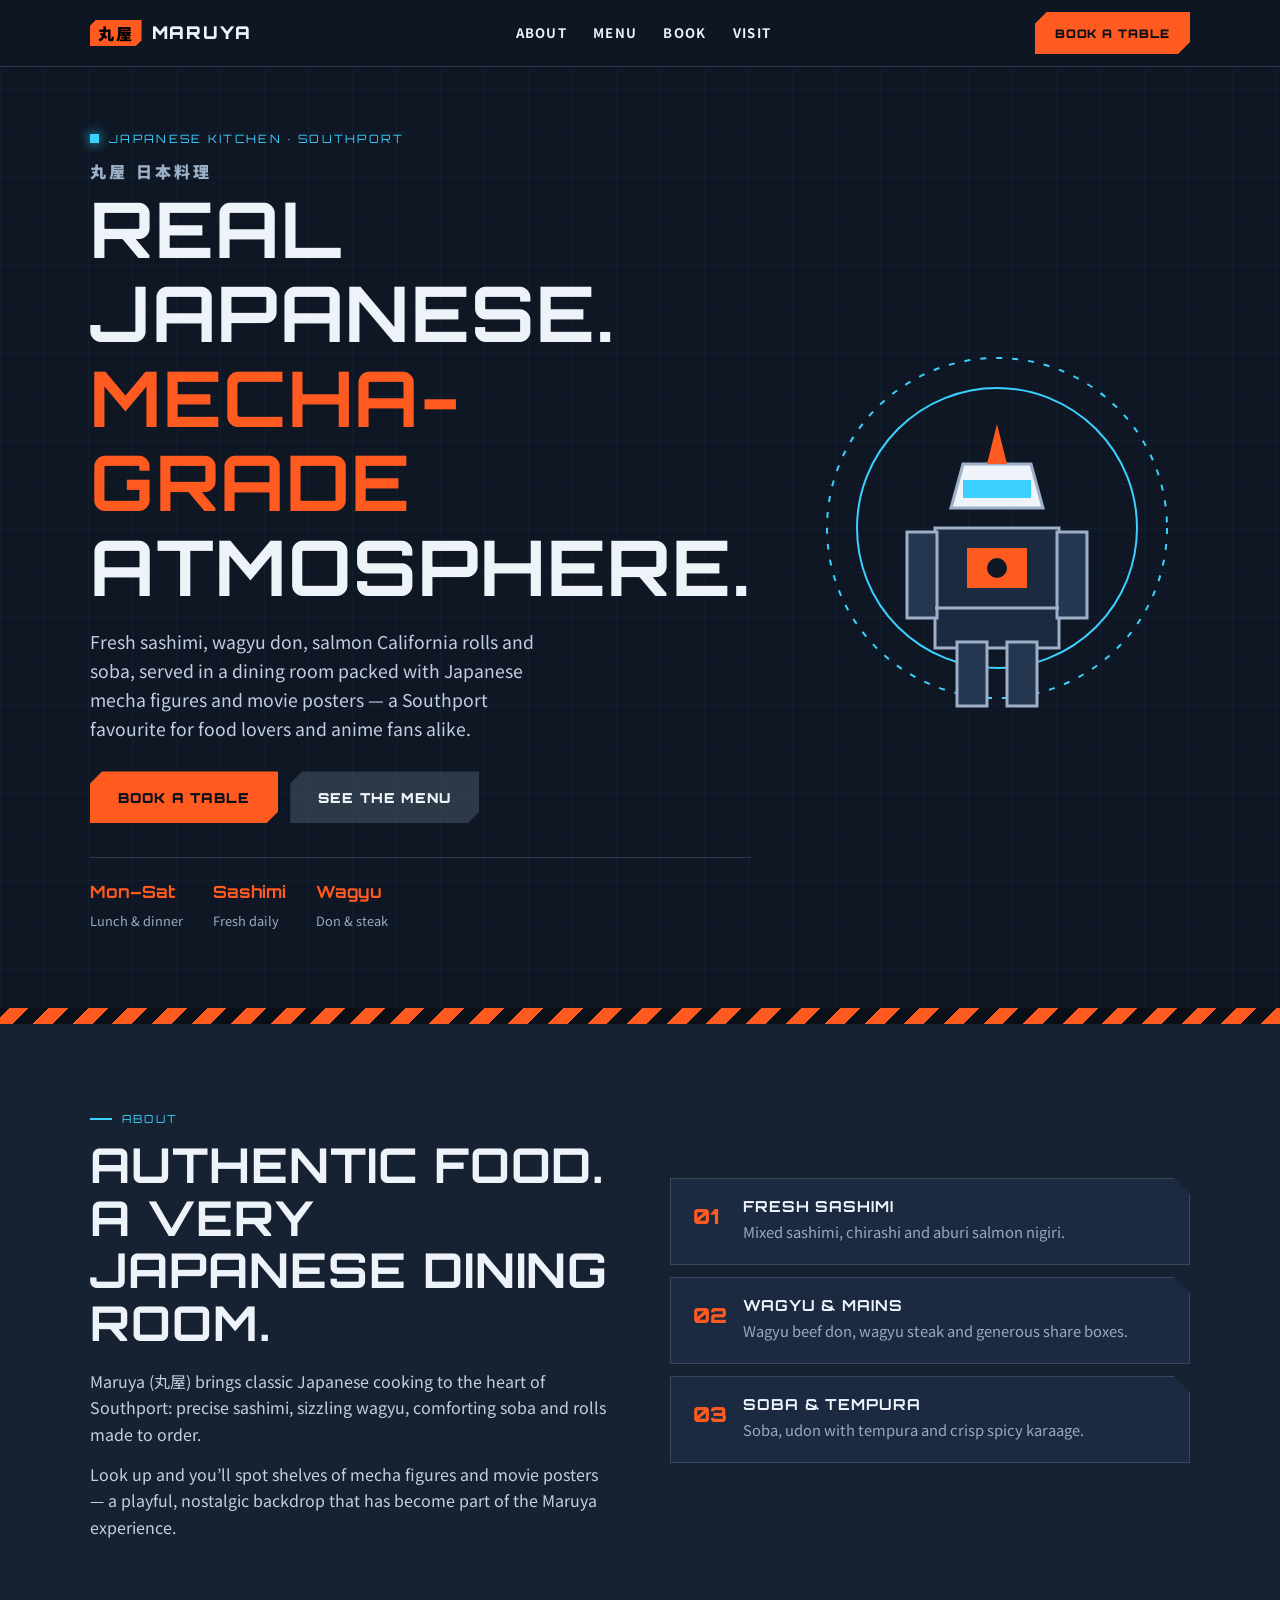
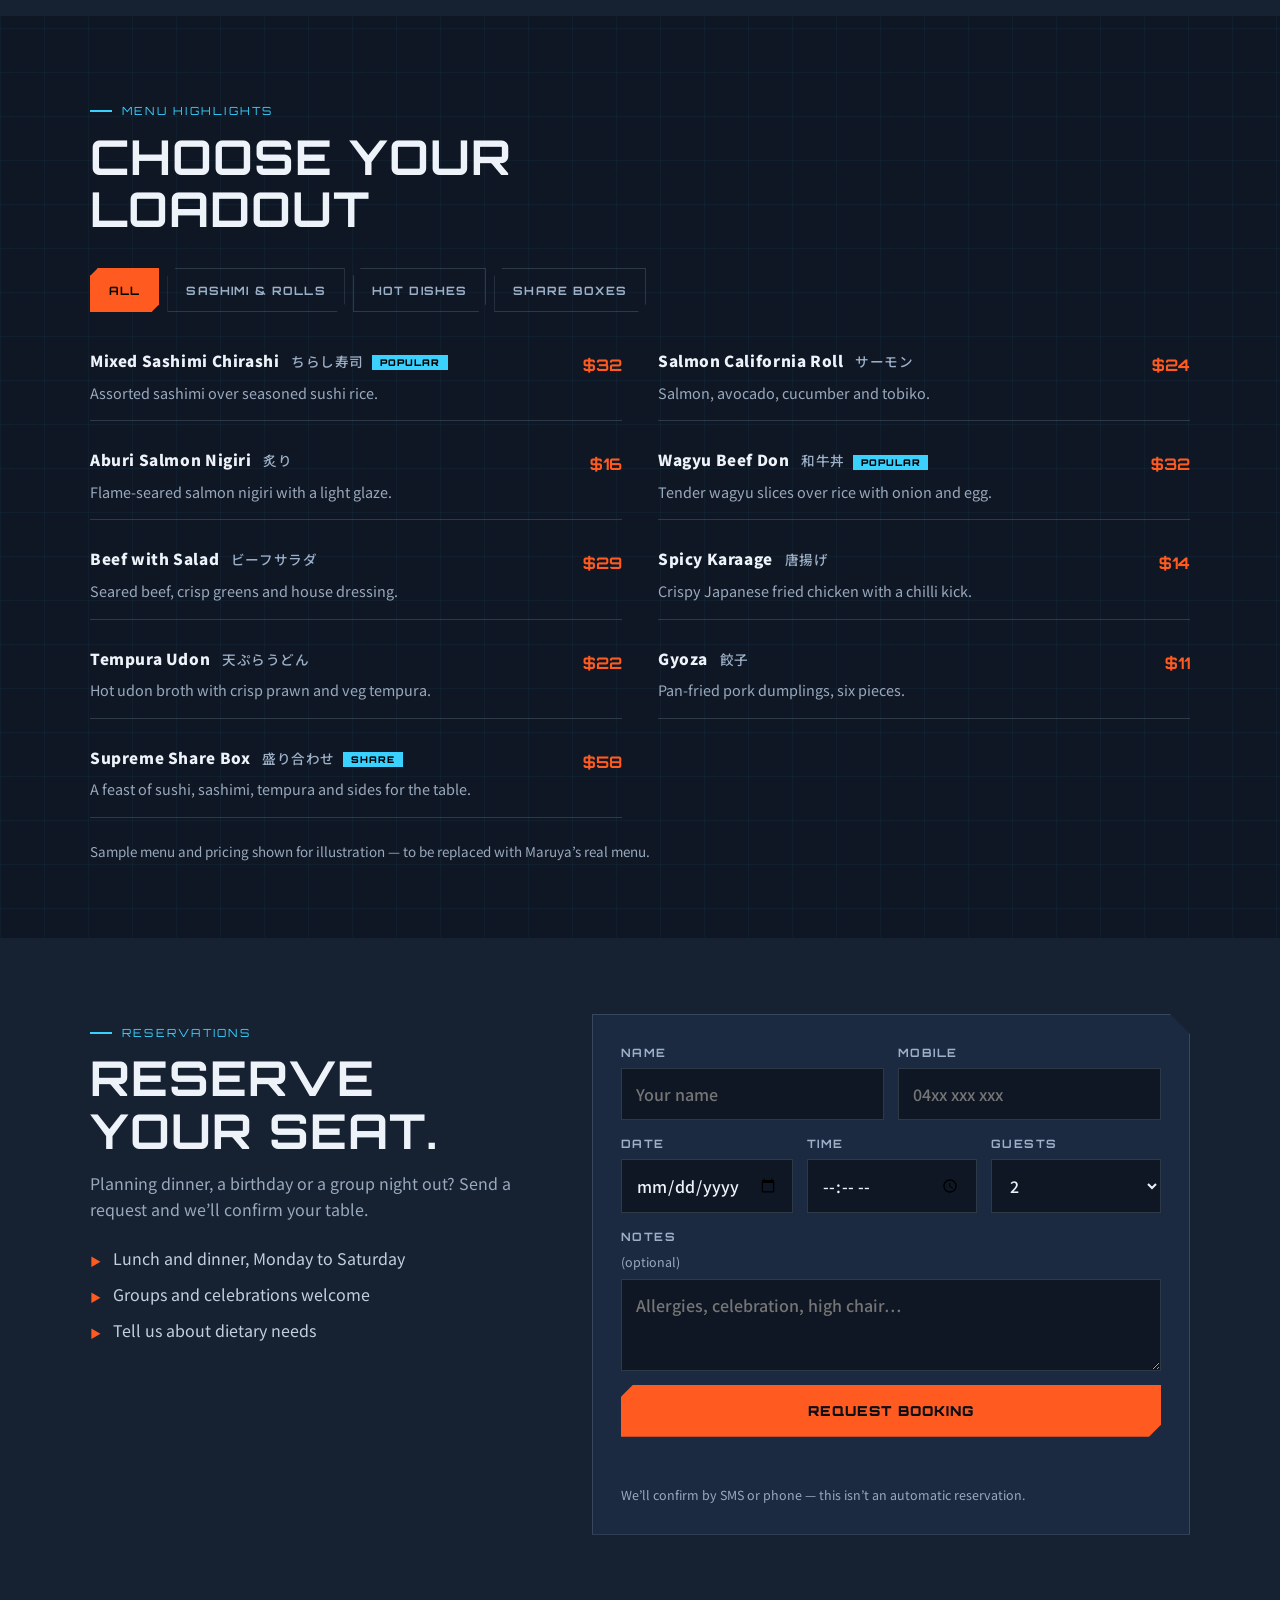
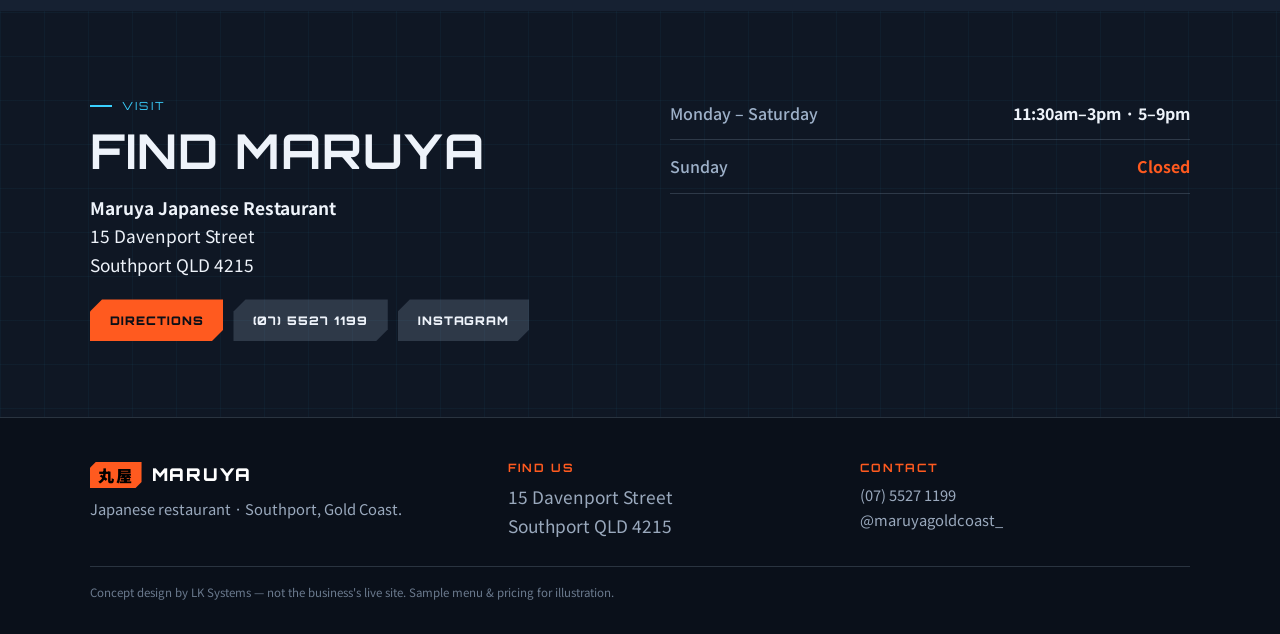
<file: maruya-japanese-restaurant/index.html>
<!doctype html>
<html lang="en-AU">
<head>
<meta charset="utf-8">
<meta name="viewport" content="width=device-width, initial-scale=1, viewport-fit=cover">
<title>Maruya Japanese Restaurant &mdash; Sashimi, Wagyu &amp; Soba, Southport</title>
<meta name="description" content="Authentic Japanese sashimi, wagyu don and handmade-style soba in Southport, in a dining room filled with mecha anime figures and movie posters.">
<meta name="theme-color" content="#0f1724">
<link rel="preconnect" href="https://fonts.googleapis.com">
<link rel="preconnect" href="https://fonts.gstatic.com" crossorigin>
<link rel="stylesheet" href="https://fonts.googleapis.com/css2?family=Orbitron:wght@500;700;900&family=Noto+Sans+JP:wght@400;500;700;900&display=swap">
<style>
  :root{
    --bg:#0f1724; --bg-2:#162132; --panel:#1b2a40; --steel:#9db0c8; --white:#eef3fa; --orange:#ff5a1f; --orange-d:#d8430d; --cyan:#3ad1ff;
    --line:rgba(157,176,200,.22); --muted:#9aa9bd;
    --display:"Orbitron","Eurostile","Bank Gothic","Arial Black",sans-serif;
    --sans:"Noto Sans JP","Hiragino Kaku Gothic ProN","Yu Gothic",system-ui,-apple-system,"Segoe UI",Roboto,sans-serif;
  }
  *,*::before,*::after{box-sizing:border-box;}
  html{scroll-behavior:smooth;scroll-padding-top:72px;}
  body{margin:0;background:var(--bg);color:var(--white);font-family:var(--sans);line-height:1.65;-webkit-font-smoothing:antialiased;
    background-image:linear-gradient(rgba(58,209,255,.04) 1px,transparent 1px),linear-gradient(90deg,rgba(58,209,255,.04) 1px,transparent 1px);background-size:44px 44px;}
  a{color:inherit;text-decoration:none;} svg{display:block;max-width:100%;}
  h1,h2,h3{font-family:var(--display);font-weight:700;margin:0;line-height:1.1;text-transform:uppercase;letter-spacing:.02em;}
  p{margin:0;}
  .wrap{width:min(1100px,100% - 36px);margin-inline:auto;}
  .skip{position:absolute;left:-999px;top:8px;background:var(--orange);color:#000;padding:8px 14px;z-index:100;} .skip:focus{left:8px;}
  :focus-visible{outline:3px solid var(--cyan);outline-offset:3px;}
  .cut{clip-path:polygon(14px 0,100% 0,100% calc(100% - 14px),calc(100% - 14px) 100%,0 100%,0 14px);}
  .btn{display:inline-flex;align-items:center;justify-content:center;gap:8px;min-height:52px;padding:0 28px;border:0;background:var(--orange);color:#0b0f17;font:900 .86rem var(--display);letter-spacing:.08em;text-transform:uppercase;cursor:pointer;transition:background .15s,transform .15s;white-space:nowrap;clip-path:polygon(12px 0,100% 0,100% calc(100% - 12px),calc(100% - 12px) 100%,0 100%,0 12px);}
  .btn:hover{background:#fff;transform:translateY(-1px);}
  .btn.ghost{background:var(--line);color:var(--white);} .btn.ghost:hover{background:var(--cyan);color:#000;}
  .btn.sm{min-height:42px;padding:0 20px;font-size:.74rem;}
  .site-header{position:sticky;top:0;z-index:50;background:rgba(15,23,36,.92);backdrop-filter:blur(10px);border-bottom:1px solid var(--line);}
  .nav{display:flex;align-items:center;justify-content:space-between;height:66px;gap:12px;}
  .brand{display:flex;align-items:center;gap:10px;font-family:var(--display);font-weight:900;letter-spacing:.1em;font-size:1.1rem;white-space:nowrap;} .brand i{font-style:normal;font-family:var(--sans);font-weight:900;background:var(--orange);color:#000;padding:0 8px;font-size:1rem;clip-path:polygon(6px 0,100% 0,100% calc(100% - 6px),calc(100% - 6px) 100%,0 100%,0 6px);}
  .nav ul{display:none;list-style:none;margin:0;padding:0;gap:26px;font-weight:700;font-size:.82rem;letter-spacing:.1em;text-transform:uppercase;} .nav ul a:hover{color:var(--cyan);}
  @media(min-width:900px){.nav ul{display:flex;}}

  .hero{padding:56px 0 76px;position:relative;overflow:hidden;}
  .hero-grid{display:grid;gap:36px;align-items:center;} @media(min-width:920px){.hero-grid{grid-template-columns:1.15fr .85fr;gap:56px;}}
  .status{display:inline-flex;align-items:center;gap:10px;font-family:var(--display);font-size:.72rem;letter-spacing:.2em;color:var(--cyan);text-transform:uppercase;}
  .status::before{content:"";width:9px;height:9px;background:var(--cyan);box-shadow:0 0 12px var(--cyan);}
  .hero h1{font-size:clamp(2.4rem,7vw,4.8rem);margin:16px 0 18px;} .hero h1 em{font-style:normal;color:var(--orange);}
  .jp{font-weight:900;font-family:var(--sans);letter-spacing:.2em;color:var(--steel);font-size:1rem;margin-bottom:6px;}
  .lead{font-size:1.1rem;color:#c3cfdf;max-width:46ch;}
  .cta-row{display:flex;flex-wrap:wrap;gap:12px;margin-top:28px;}
  .specs{display:grid;grid-template-columns:repeat(3,auto);justify-content:start;gap:8px 30px;margin-top:34px;padding-top:20px;border-top:1px solid var(--line);}
  .specs b{display:block;font-family:var(--display);font-size:1.05rem;color:var(--orange);} .specs span{font-size:.8rem;color:var(--muted);}
  .mecha{justify-self:center;width:min(380px,84vw);}
  .hud{animation:pulse 3s ease-in-out infinite;} @keyframes pulse{0%,100%{opacity:.5}50%{opacity:1}}

  .hazard{height:16px;background:repeating-linear-gradient(-45deg,var(--orange) 0 14px,#0b0f17 14px 28px);}

  section{padding:76px 0;}
  .sec-head{margin-bottom:32px;max-width:640px;} .sec-head h2{font-size:clamp(1.8rem,4.6vw,3rem);margin-top:10px;} .sec-head p{margin-top:12px;color:var(--muted);}
  .kick{display:inline-flex;gap:10px;align-items:center;font-family:var(--display);font-size:.7rem;letter-spacing:.2em;text-transform:uppercase;color:var(--cyan);} .kick::before{content:"";width:22px;height:2px;background:var(--cyan);}
  .alt{background:var(--bg-2);}

  .about{display:grid;gap:34px;align-items:center;} @media(min-width:900px){.about{grid-template-columns:1fr 1fr;gap:60px;}}
  .about p{color:#c3cfdf;} .about p+p{margin-top:14px;}
  .modules{display:grid;gap:12px;}
  .module{background:var(--panel);border:1px solid var(--line);padding:20px 22px;display:flex;gap:16px;clip-path:polygon(0 0,calc(100% - 16px) 0,100% 16px,100% 100%,0 100%);}
  .module .n{font-family:var(--display);font-weight:900;color:var(--orange);font-size:1.3rem;flex:none;width:34px;}
  .module h3{font-size:.95rem;margin-bottom:4px;letter-spacing:.06em;} .module p{font-size:.92rem;color:var(--muted);}

  .tabs{display:flex;gap:8px;flex-wrap:wrap;margin-bottom:24px;}
  .tab{border:1px solid var(--line);background:transparent;color:var(--steel);padding:0 18px;min-height:44px;font:700 .72rem var(--display);letter-spacing:.1em;text-transform:uppercase;cursor:pointer;clip-path:polygon(8px 0,100% 0,100% calc(100% - 8px),calc(100% - 8px) 100%,0 100%,0 8px);}
  .tab[aria-pressed="true"]{background:var(--orange);color:#000;border-color:var(--orange);}
  .menu-grid{display:grid;gap:12px;} @media(min-width:760px){.menu-grid{grid-template-columns:1fr 1fr;gap:14px 36px;}}
  .dish{padding:16px 0;border-bottom:1px solid var(--line);display:grid;grid-template-columns:1fr auto;gap:2px 14px;} .dish[hidden]{display:none;}
  .dish h3{font-size:.95rem;letter-spacing:.04em;text-transform:none;font-family:var(--sans);font-weight:900;} .dish h3 small{font-weight:500;color:var(--steel);margin-left:8px;font-size:.85rem;}
  .dish .p{font-family:var(--display);font-weight:700;color:var(--orange);font-variant-numeric:tabular-nums;} .dish p{grid-column:1/-1;color:var(--muted);font-size:.9rem;}
  .pop{display:inline-block;margin-left:8px;background:var(--cyan);color:#000;font:900 .58rem var(--display);letter-spacing:.1em;padding:2px 8px;vertical-align:middle;text-transform:uppercase;}
  .menu-note{margin-top:22px;font-size:.84rem;color:var(--muted);}

  .book{display:grid;gap:34px;align-items:start;} @media(min-width:900px){.book{grid-template-columns:.85fr 1.15fr;gap:60px;}}
  .perks{list-style:none;margin:22px 0 0;padding:0;display:grid;gap:10px;color:#c3cfdf;} .perks li{display:flex;gap:12px;} .perks li::before{content:"\25B6";color:var(--orange);font-size:.7rem;margin-top:7px;}
  form.card{background:var(--panel);border:1px solid var(--line);padding:28px;display:grid;gap:14px;clip-path:polygon(0 0,calc(100% - 20px) 0,100% 20px,100% 100%,0 100%);} @media(max-width:520px){form.card{padding:20px;}}
  .row{display:grid;gap:14px;} @media(min-width:560px){.row.two{grid-template-columns:1fr 1fr;}.row.three{grid-template-columns:1fr 1fr 1fr;}}
  label{display:grid;gap:6px;font-size:.72rem;font-weight:700;letter-spacing:.12em;text-transform:uppercase;color:var(--steel);font-family:var(--display);}
  input,select,textarea{font:500 1rem var(--sans);padding:13px 14px;border:1.5px solid var(--line);background:var(--bg);color:var(--white);width:100%;min-height:48px;border-radius:0;letter-spacing:0;text-transform:none;}
  input:focus,select:focus,textarea:focus{outline:none;border-color:var(--cyan);box-shadow:0 0 0 3px rgba(58,209,255,.2);}
  textarea{min-height:92px;resize:vertical;}
  .hp{position:absolute;left:-9999px;}
  .form-note{min-height:1.4em;font-weight:700;font-size:.92rem;font-family:var(--sans);letter-spacing:0;text-transform:none;} .form-note.ok{color:#6dffb0;} .form-note.err{color:#ff9a7a;}
  .fine{font-size:.78rem;color:var(--muted);font-weight:400;letter-spacing:0;text-transform:none;font-family:var(--sans);}

  .visit{display:grid;gap:28px;} @media(min-width:860px){.visit{grid-template-columns:1fr 1fr;gap:60px;}}
  address{font-style:normal;font-size:1.08rem;}
  .hours{width:100%;border-collapse:collapse;} .hours th,.hours td{padding:13px 0;border-bottom:1px solid var(--line);text-align:left;font-weight:500;color:var(--steel);} .hours td{text-align:right;font-weight:700;color:var(--white);font-variant-numeric:tabular-nums;} .hours .closed td{color:var(--orange);}
  .links{display:flex;gap:10px;flex-wrap:wrap;margin-top:20px;}

  footer{background:#0a101a;border-top:1px solid var(--line);color:var(--muted);padding:42px 0 32px;font-size:.92rem;}
  .foot{display:grid;gap:22px;} @media(min-width:760px){.foot{grid-template-columns:1.2fr 1fr 1fr;}}
  footer .brand{color:#fff;margin-bottom:8px;} footer h4{margin:0 0 8px;color:var(--orange);font:700 .72rem var(--display);letter-spacing:.16em;text-transform:uppercase;} footer a:hover{color:#fff;}
  .disclaimer{margin-top:26px;padding-top:16px;border-top:1px solid var(--line);font-size:.72rem;color:#6b7a8e;}
  .reveal{opacity:0;transform:translateY(14px);transition:opacity .6s ease,transform .6s ease;} .reveal.in{opacity:1;transform:none;}
  @media(prefers-reduced-motion:reduce){html{scroll-behavior:auto}.hud{animation:none}.reveal{opacity:1;transform:none;transition:none;}.btn{transition:none;}}
</style>
</head>
<body>
<a class="skip" href="#main">Skip to content</a>
<header class="site-header"><div class="wrap nav">
  <a class="brand" href="#top" aria-label="Maruya home"><i>丸屋</i> MARUYA</a>
  <nav aria-label="Primary"><ul><li><a href="#about">About</a></li><li><a href="#menu">Menu</a></li><li><a href="#book">Book</a></li><li><a href="#visit">Visit</a></li></ul></nav>
  <a class="btn sm" href="#book">Book a table</a>
</div></header>

<main id="main">
  <section class="hero" id="top">
    <div class="wrap hero-grid">
      <div>
        <span class="status">Japanese kitchen &middot; Southport</span>
        <h1 style="margin-top:14px"><span class="jp" style="display:block">丸屋 日本料理</span>Real Japanese. <em>Mecha-grade</em> atmosphere.</h1>
        <p class="lead">Fresh sashimi, wagyu don, salmon California rolls and soba, served in a dining room packed with Japanese mecha figures and movie posters &mdash; a Southport favourite for food lovers and anime fans alike.</p>
        <div class="cta-row"><a class="btn" href="#book">Book a table</a><a class="btn ghost" href="#menu">See the menu</a></div>
        <div class="specs"><div><b>Mon&ndash;Sat</b><span>Lunch &amp; dinner</span></div><div><b>Sashimi</b><span>Fresh daily</span></div><div><b>Wagyu</b><span>Don &amp; steak</span></div></div>
      </div>
      <div class="mecha" aria-hidden="true">
        <svg viewBox="0 0 380 400">
          <g fill="none" stroke="#3ad1ff" stroke-width="2" class="hud"><circle cx="190" cy="200" r="170" stroke-dasharray="6 10"/><circle cx="190" cy="200" r="140"/></g>
          <g transform="translate(190 210)">
            <rect x="-62" y="-10" width="124" height="120" fill="#1b2a40" stroke="#9db0c8" stroke-width="3"/>
            <rect x="-90" y="-6" width="30" height="86" fill="#243650" stroke="#9db0c8" stroke-width="3"/><rect x="60" y="-6" width="30" height="86" fill="#243650" stroke="#9db0c8" stroke-width="3"/>
            <rect x="-40" y="104" width="30" height="64" fill="#243650" stroke="#9db0c8" stroke-width="3"/><rect x="10" y="104" width="30" height="64" fill="#243650" stroke="#9db0c8" stroke-width="3"/>
            <path d="M-46-30l12-44h68l12 44z" fill="#eef3fa" stroke="#9db0c8" stroke-width="3"/>
            <path d="M-10-74l10-40 10 40" fill="#ff5a1f"/>
            <rect x="-34" y="-58" width="68" height="18" fill="#3ad1ff"/>
            <rect x="-30" y="10" width="60" height="40" fill="#ff5a1f"/>
            <circle cx="0" cy="30" r="10" fill="#0f1724"/>
            <path d="M-62 70h124" stroke="#9db0c8" stroke-width="3"/>
          </g>
        </svg>
      </div>
    </div>
  </section>
  <div class="hazard" aria-hidden="true"></div>

  <section class="alt" id="about">
    <div class="wrap about">
      <div class="reveal">
        <div class="sec-head" style="margin-bottom:18px"><span class="kick">About</span><h2>Authentic food. A very Japanese dining room.</h2></div>
        <p>Maruya (丸屋) brings classic Japanese cooking to the heart of Southport: precise sashimi, sizzling wagyu, comforting soba and rolls made to order.</p>
        <p>Look up and you&rsquo;ll spot shelves of mecha figures and movie posters &mdash; a playful, nostalgic backdrop that has become part of the Maruya experience.</p>
      </div>
      <div class="modules reveal">
        <div class="module"><span class="n">01</span><div><h3>Fresh sashimi</h3><p>Mixed sashimi, chirashi and aburi salmon nigiri.</p></div></div>
        <div class="module"><span class="n">02</span><div><h3>Wagyu &amp; mains</h3><p>Wagyu beef don, wagyu steak and generous share boxes.</p></div></div>
        <div class="module"><span class="n">03</span><div><h3>Soba &amp; tempura</h3><p>Soba, udon with tempura and crisp spicy karaage.</p></div></div>
      </div>
    </div>
  </section>

  <section id="menu">
    <div class="wrap">
      <div class="sec-head reveal"><span class="kick">Menu highlights</span><h2>Choose your loadout</h2></div>
      <div class="tabs" role="group" aria-label="Menu categories">
        <button class="tab" type="button" data-f="all" aria-pressed="true">All</button>
        <button class="tab" type="button" data-f="raw" aria-pressed="false">Sashimi &amp; rolls</button>
        <button class="tab" type="button" data-f="hot" aria-pressed="false">Hot dishes</button>
        <button class="tab" type="button" data-f="share" aria-pressed="false">Share boxes</button>
      </div>
      <div class="menu-grid">
        <div class="dish" data-c="raw"><h3>Mixed Sashimi Chirashi <small>ちらし寿司</small><span class="pop">Popular</span></h3><span class="p">$32</span><p>Assorted sashimi over seasoned sushi rice.</p></div>
        <div class="dish" data-c="raw"><h3>Salmon California Roll <small>サーモン</small></h3><span class="p">$24</span><p>Salmon, avocado, cucumber and tobiko.</p></div>
        <div class="dish" data-c="raw"><h3>Aburi Salmon Nigiri <small>炙り</small></h3><span class="p">$16</span><p>Flame-seared salmon nigiri with a light glaze.</p></div>
        <div class="dish" data-c="hot"><h3>Wagyu Beef Don <small>和牛丼</small><span class="pop">Popular</span></h3><span class="p">$32</span><p>Tender wagyu slices over rice with onion and egg.</p></div>
        <div class="dish" data-c="hot"><h3>Beef with Salad <small>ビーフサラダ</small></h3><span class="p">$29</span><p>Seared beef, crisp greens and house dressing.</p></div>
        <div class="dish" data-c="hot"><h3>Spicy Karaage <small>唐揚げ</small></h3><span class="p">$14</span><p>Crispy Japanese fried chicken with a chilli kick.</p></div>
        <div class="dish" data-c="hot"><h3>Tempura Udon <small>天ぷらうどん</small></h3><span class="p">$22</span><p>Hot udon broth with crisp prawn and veg tempura.</p></div>
        <div class="dish" data-c="hot"><h3>Gyoza <small>餃子</small></h3><span class="p">$11</span><p>Pan-fried pork dumplings, six pieces.</p></div>
        <div class="dish" data-c="share"><h3>Supreme Share Box <small>盛り合わせ</small><span class="pop">Share</span></h3><span class="p">$58</span><p>A feast of sushi, sashimi, tempura and sides for the table.</p></div>
      </div>
      <p class="menu-note">Sample menu and pricing shown for illustration &mdash; to be replaced with Maruya&rsquo;s real menu.</p>
    </div>
  </section>

  <section class="alt" id="book">
    <div class="wrap book">
      <div class="reveal">
        <div class="sec-head" style="margin-bottom:0"><span class="kick">Reservations</span><h2>Reserve your seat.</h2><p>Planning dinner, a birthday or a group night out? Send a request and we&rsquo;ll confirm your table.</p></div>
        <ul class="perks"><li>Lunch and dinner, Monday to Saturday</li><li>Groups and celebrations welcome</li><li>Tell us about dietary needs</li></ul>
      </div>
      <form class="card reveal" id="inquiry" name="maruya-booking" method="POST" data-netlify="true" netlify-honeypot="bot-field">
        <input type="hidden" name="form-name" value="maruya-booking">
        <p class="hp"><label>Don&rsquo;t fill this out: <input name="bot-field" tabindex="-1" autocomplete="off"></label></p>
        <div class="row two"><label>Name<input name="name" required autocomplete="name" placeholder="Your name"></label><label>Mobile<input name="phone" type="tel" required autocomplete="tel" inputmode="tel" placeholder="04xx xxx xxx"></label></div>
        <div class="row three"><label>Date<input name="date" id="d" type="date" required></label><label>Time<input name="time" type="time" min="11:30" max="21:00" required></label><label>Guests<select name="guests"><option>1</option><option selected>2</option><option>3</option><option>4</option><option>5</option><option>6</option><option>7</option><option>8+</option></select></label></div>
        <label>Notes <span class="fine">(optional)</span><textarea name="message" placeholder="Allergies, celebration, high chair&hellip;"></textarea></label>
        <button class="btn" type="submit">Request booking</button>
        <p class="form-note" id="form-note" role="status" aria-live="polite"></p>
        <p class="fine">We&rsquo;ll confirm by SMS or phone &mdash; this isn&rsquo;t an automatic reservation.</p>
      </form>
    </div>
  </section>

  <section id="visit">
    <div class="wrap visit">
      <div class="reveal">
        <div class="sec-head" style="margin-bottom:16px"><span class="kick">Visit</span><h2>Find Maruya</h2></div>
        <address><strong>Maruya Japanese Restaurant</strong><br>15 Davenport Street<br>Southport QLD 4215</address>
        <div class="links"><a class="btn sm" href="https://www.google.com/maps/search/?api=1&amp;query=Maruya+Japanese+Restaurant+15+Davenport+Street+Southport" target="_blank" rel="noopener">Directions</a><a class="btn sm ghost" href="tel:0755271199">(07) 5527 1199</a><a class="btn sm ghost" href="https://www.instagram.com/maruyagoldcoast_/" target="_blank" rel="noopener">Instagram</a></div>
      </div>
      <div class="reveal">
        <table class="hours"><caption style="position:absolute;left:-9999px">Opening hours</caption><tbody>
          <tr><th scope="row">Monday &ndash; Saturday</th><td>11:30am&ndash;3pm &middot; 5&ndash;9pm</td></tr>
          <tr class="closed"><th scope="row">Sunday</th><td>Closed</td></tr>
        </tbody></table>
      </div>
    </div>
  </section>
</main>

<footer><div class="wrap">
  <div class="foot">
    <div><div class="brand"><i>丸屋</i> MARUYA</div><p>Japanese restaurant &middot; Southport, Gold Coast.</p></div>
    <div><h4>Find us</h4><address>15 Davenport Street<br>Southport QLD 4215</address></div>
    <div><h4>Contact</h4><a href="tel:0755271199">(07) 5527 1199</a><br><a href="https://www.instagram.com/maruyagoldcoast_/" target="_blank" rel="noopener">@maruyagoldcoast_</a></div>
  </div>
  <p class="disclaimer">Concept design by LK Systems &mdash; not the business's live site. Sample menu &amp; pricing for illustration.</p>
</div></footer>

<script>
(function(){
  var d=document.getElementById('d');if(d){var t=new Date();t.setMinutes(t.getMinutes()-t.getTimezoneOffset());d.min=t.toISOString().slice(0,10);}
  var tabs=document.querySelectorAll('.tab'),dishes=document.querySelectorAll('.dish');
  tabs.forEach(function(b){b.addEventListener('click',function(){tabs.forEach(function(x){x.setAttribute('aria-pressed',x===b);});var f=b.getAttribute('data-f');dishes.forEach(function(s){s.hidden=!(f==='all'||s.getAttribute('data-c')===f);});});});
  var form=document.getElementById('inquiry'),note=document.getElementById('form-note');
  form.addEventListener('submit',function(e){
    e.preventDefault();var btn=form.querySelector('button[type=submit]');btn.disabled=true;note.className='form-note';note.textContent='Sending…';
    fetch('/',{method:'POST',headers:{'Content-Type':'application/x-www-form-urlencoded'},body:new URLSearchParams(new FormData(form)).toString()})
      .then(function(r){if(!r.ok)throw new Error('x');form.reset();note.className='form-note ok';note.textContent='Request received — we’ll confirm shortly. Arigato!';})
      .catch(function(){note.className='form-note err';note.textContent='Preview mode: this form submits once the site is deployed on Netlify.';})
      .then(function(){btn.disabled=false;});
  });
  var els=document.querySelectorAll('.reveal');
  if('IntersectionObserver' in window){var io=new IntersectionObserver(function(es){es.forEach(function(en){if(en.isIntersecting){en.target.classList.add('in');io.unobserve(en.target);}});},{threshold:.12});els.forEach(function(el){io.observe(el);});}else{els.forEach(function(el){el.classList.add('in');});}
})();
</script>
</body>
</html>
</file>
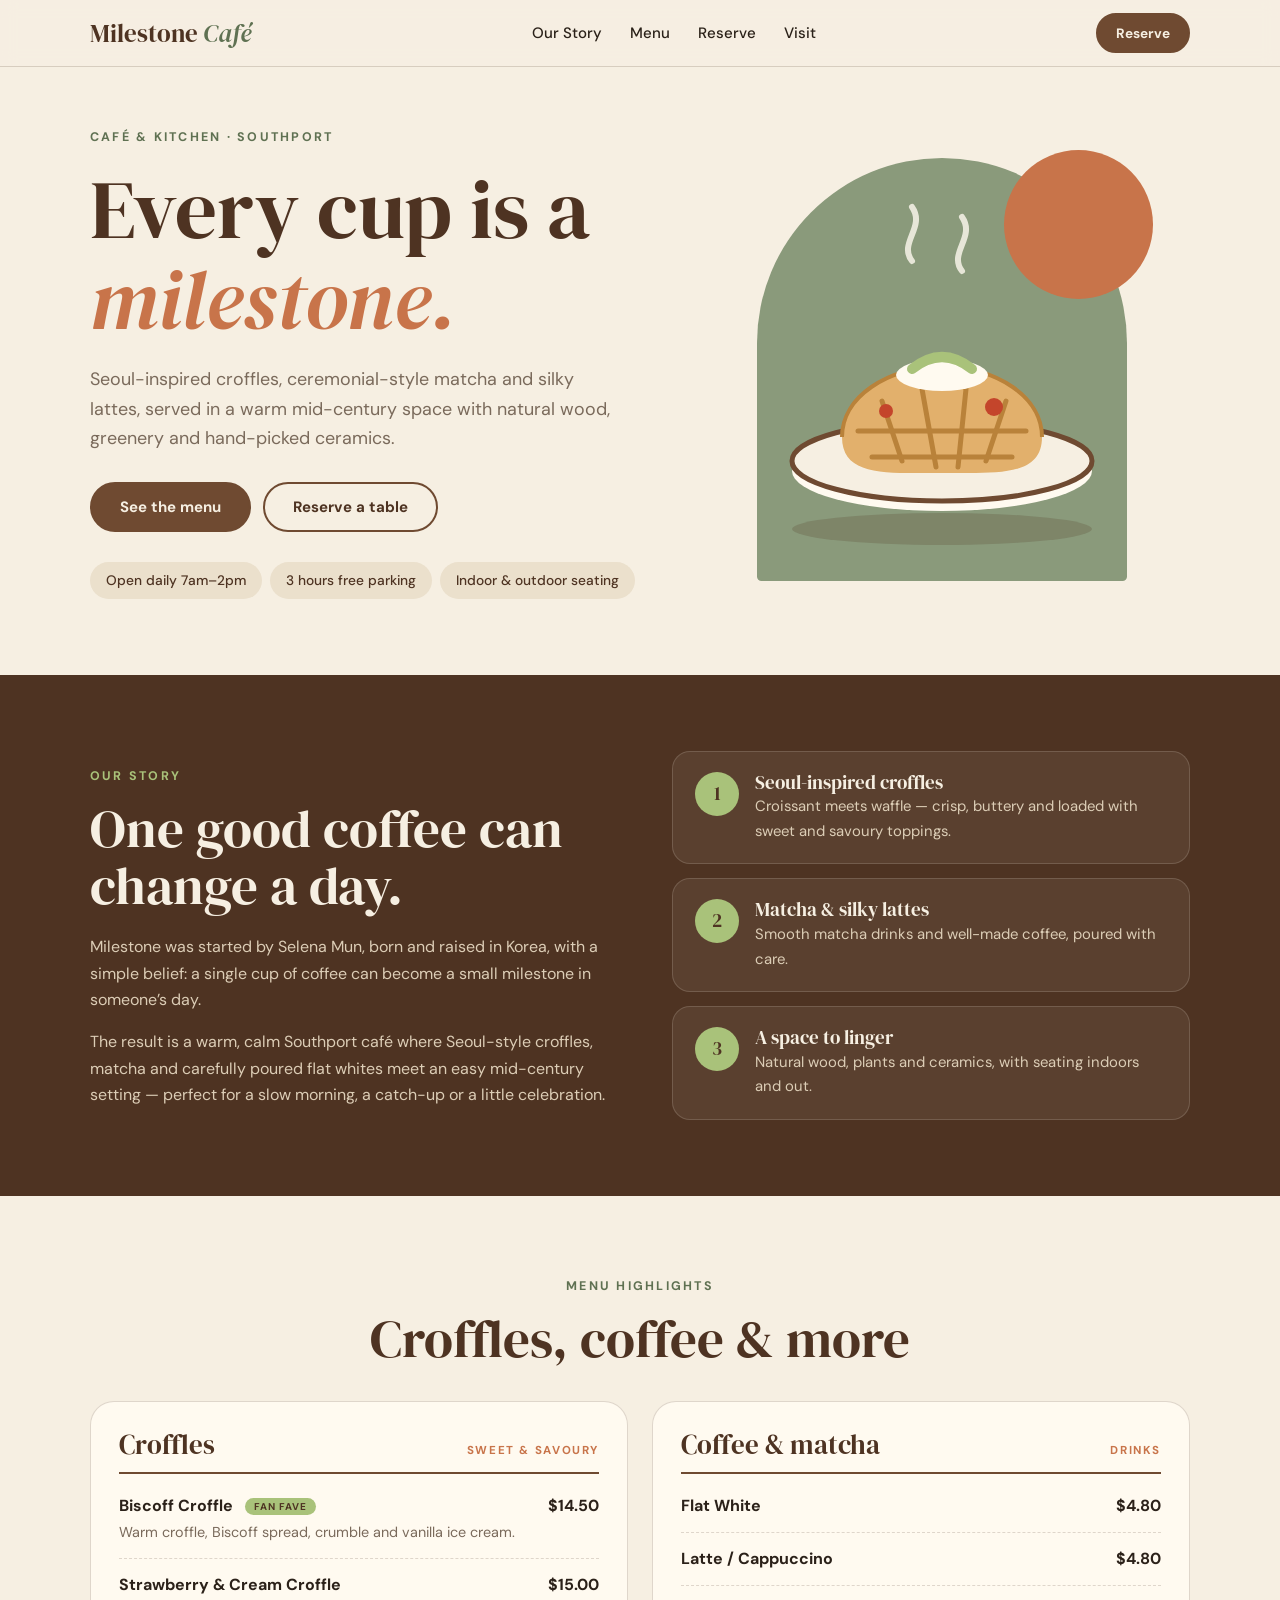
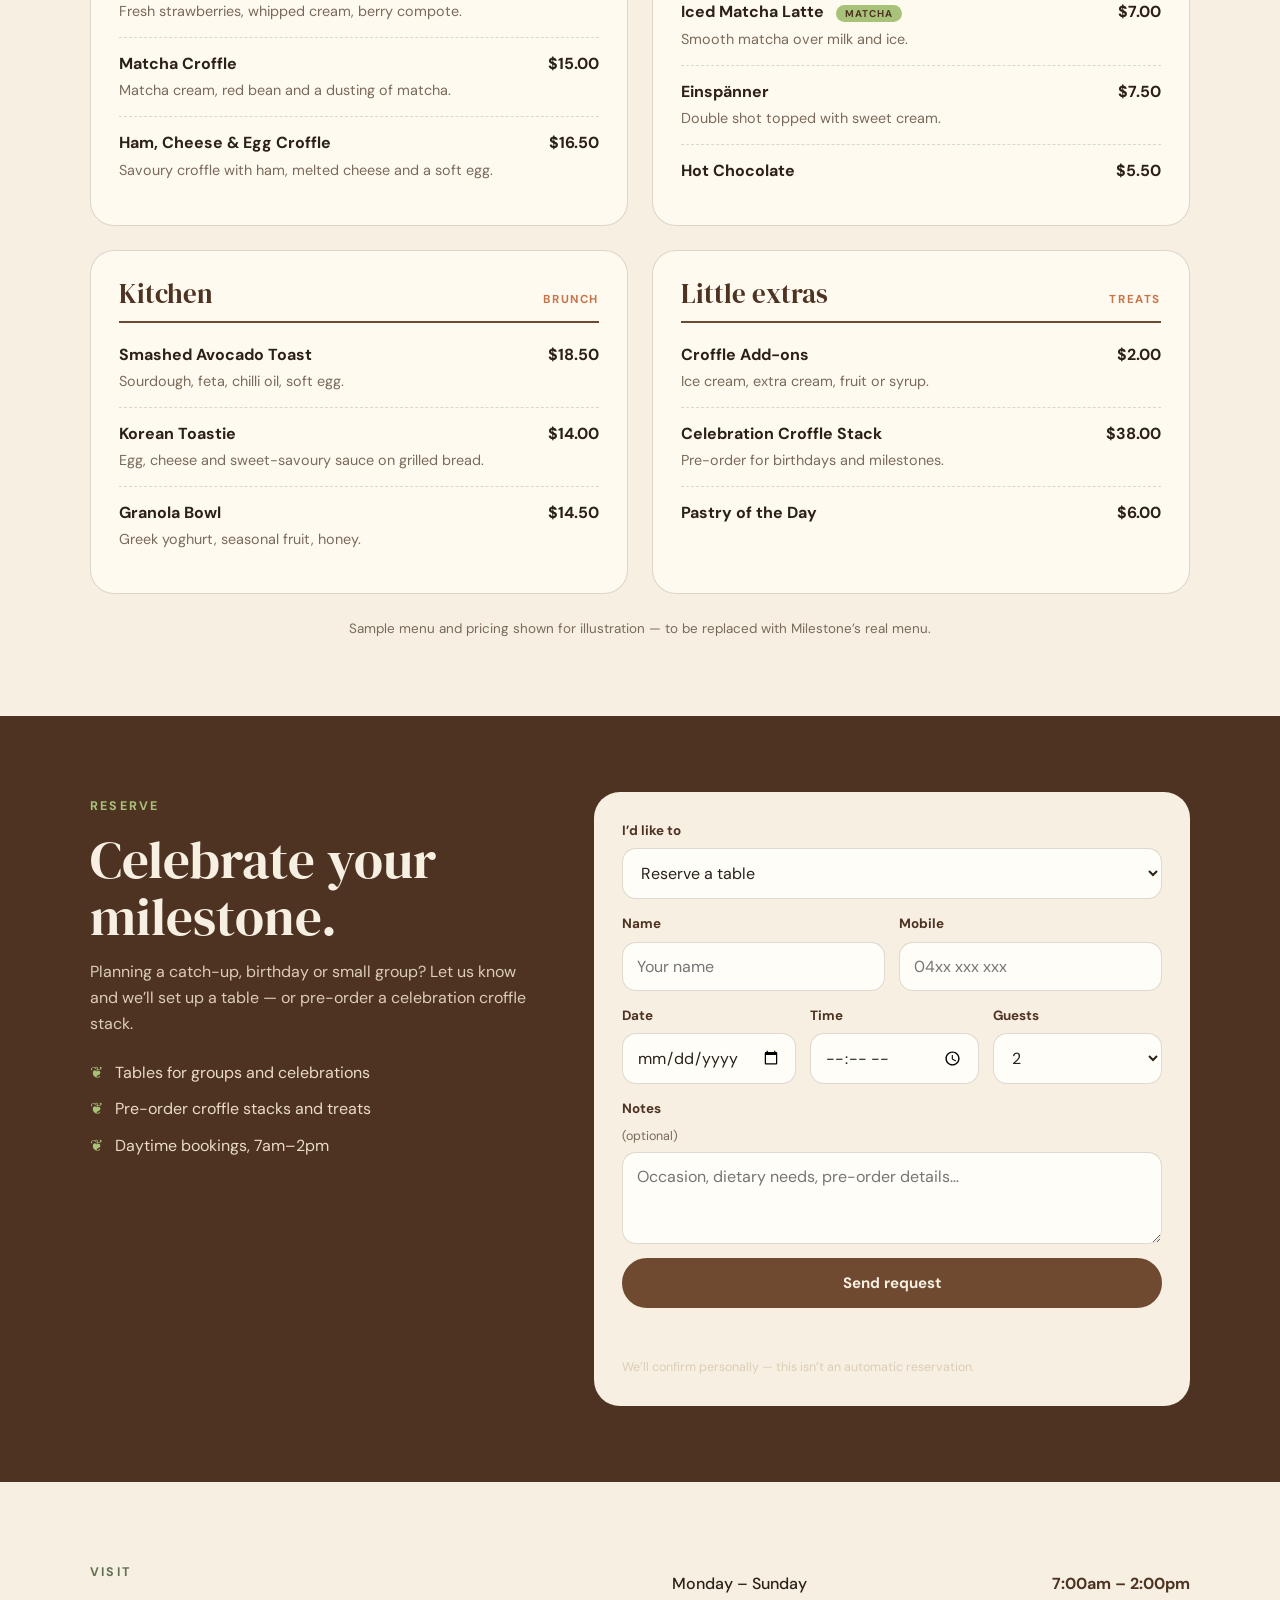
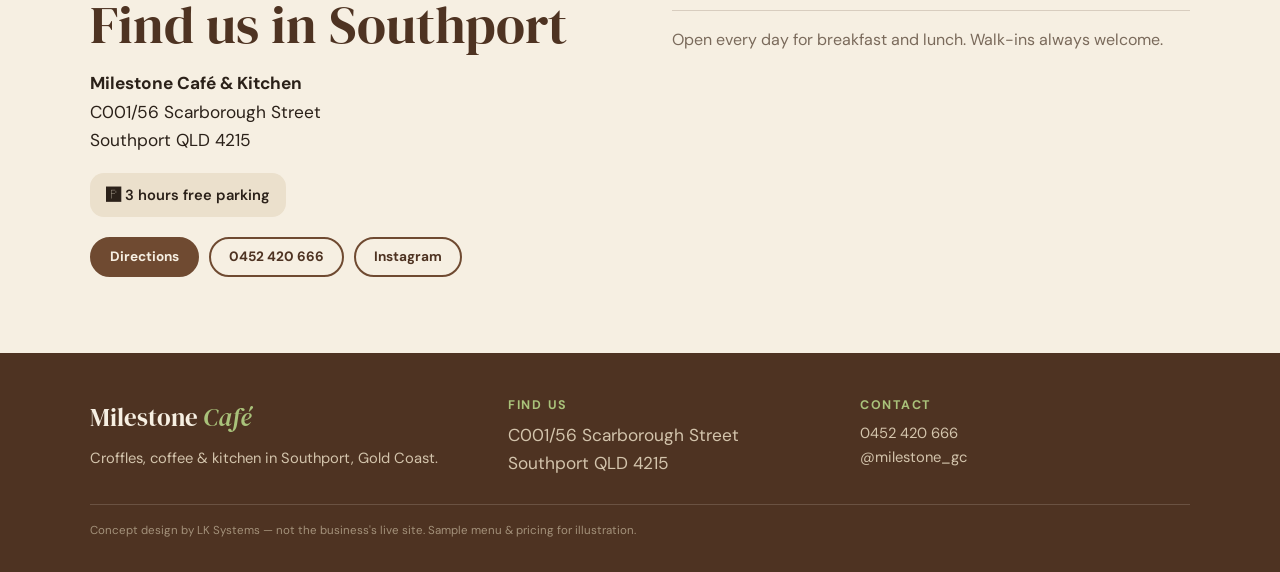
<file: milestone-cafe/index.html>
<!doctype html>
<html lang="en-AU">
<head>
<meta charset="utf-8">
<meta name="viewport" content="width=device-width, initial-scale=1, viewport-fit=cover">
<title>Milestone Caf&eacute; &amp; Kitchen &mdash; Croffles &amp; Coffee, Southport</title>
<meta name="description" content="Seoul-inspired croffles, matcha and silky lattes in a warm mid-century caf&eacute; in Southport. Open daily 7am&ndash;2pm.">
<meta name="theme-color" content="#7a5236">
<link rel="preconnect" href="https://fonts.googleapis.com">
<link rel="preconnect" href="https://fonts.gstatic.com" crossorigin>
<link rel="stylesheet" href="https://fonts.googleapis.com/css2?family=DM+Sans:wght@400;500;700&family=DM+Serif+Display:ital@0;1&display=swap">
<style>
  :root{
    --cream:#f6efe2; --cream-2:#ebe0cc; --walnut:#6f4a31; --walnut-d:#4e3322; --sage:#8a9a7b; --sage-d:#5f7152;
    --matcha:#a9c27a; --terra:#c8744a; --ink:#2b2119; --muted:#7a6a5b; --line:rgba(78,51,34,.18);
    --serif:"DM Serif Display","Playfair Display",Georgia,"Times New Roman",serif;
    --sans:"DM Sans",system-ui,-apple-system,"Segoe UI",Roboto,sans-serif;
  }
  *,*::before,*::after{box-sizing:border-box;}
  html{scroll-behavior:smooth;scroll-padding-top:72px;}
  body{margin:0;background:var(--cream);color:var(--ink);font-family:var(--sans);line-height:1.65;-webkit-font-smoothing:antialiased;}
  a{color:inherit;text-decoration:none;} svg{display:block;max-width:100%;}
  h1,h2,h3{font-family:var(--serif);font-weight:400;margin:0;line-height:1.08;color:var(--walnut-d);}
  p{margin:0;}
  .wrap{width:min(1100px,100% - 40px);margin-inline:auto;}
  .skip{position:absolute;left:-999px;top:8px;background:var(--walnut-d);color:#fff;padding:8px 14px;z-index:100;}
  .skip:focus{left:8px;}
  :focus-visible{outline:3px solid var(--terra);outline-offset:3px;}
  .btn{display:inline-flex;align-items:center;justify-content:center;min-height:50px;padding:0 28px;border:2px solid var(--walnut);background:var(--walnut);color:var(--cream);font:700 .94rem var(--sans);border-radius:999px;cursor:pointer;transition:background .15s,transform .15s;white-space:nowrap;}
  .btn:hover{background:var(--walnut-d);border-color:var(--walnut-d);transform:translateY(-1px);}
  .btn.ghost{background:transparent;color:var(--walnut-d);} .btn.ghost:hover{background:var(--walnut-d);color:var(--cream);}
  .btn.sm{min-height:40px;padding:0 18px;font-size:.85rem;}
  .site-header{position:sticky;top:0;z-index:50;background:rgba(246,239,226,.94);backdrop-filter:blur(8px);border-bottom:1px solid var(--line);}
  .nav{display:flex;align-items:center;justify-content:space-between;height:66px;gap:12px;}
  .brand{font-family:var(--serif);font-size:1.55rem;color:var(--walnut-d);white-space:nowrap;}
  .brand em{font-style:italic;color:var(--sage-d);}
  .nav ul{display:none;list-style:none;margin:0;padding:0;gap:28px;font-weight:500;font-size:.94rem;}
  .nav ul a:hover{color:var(--terra);}
  @media(min-width:860px){.nav ul{display:flex;}}

  .hero{padding:56px 0 76px;overflow:hidden;}
  .hero-grid{display:grid;gap:40px;align-items:center;}
  @media(min-width:920px){.hero-grid{grid-template-columns:1.05fr .95fr;gap:56px;}}
  .kick{display:inline-block;font-size:.78rem;font-weight:700;letter-spacing:.18em;text-transform:uppercase;color:var(--sage-d);}
  .hero h1{font-size:clamp(2.8rem,7.4vw,5.2rem);margin:16px 0 20px;}
  .hero h1 em{color:var(--terra);}
  .lead{font-size:1.12rem;color:var(--muted);max-width:44ch;}
  .cta-row{display:flex;flex-wrap:wrap;gap:12px;margin-top:28px;}
  .chips{display:flex;flex-wrap:wrap;gap:8px;margin-top:30px;}
  .chip{background:var(--cream-2);border-radius:999px;padding:7px 16px;font-size:.86rem;font-weight:500;color:var(--walnut-d);}
  .art{position:relative;justify-self:center;width:min(440px,90vw);aspect-ratio:1;}
  .art .arch{position:absolute;inset:4% 8% 0;background:var(--sage);border-radius:999px 999px 24px 24px;}
  .art .sun{position:absolute;width:34%;aspect-ratio:1;border-radius:50%;background:var(--terra);right:2%;top:2%;}
  .art svg{position:absolute;inset:0;width:100%;height:100%;}

  section{padding:76px 0;}
  .sec-head{margin-bottom:34px;max-width:620px;} .sec-head.center{text-align:center;margin-inline:auto;}
  .sec-head h2{font-size:clamp(2.1rem,5vw,3.3rem);margin-top:12px;}
  .sec-head p{margin-top:14px;color:var(--muted);}
  .band{background:var(--walnut-d);color:var(--cream);}
  .band h2,.band h3{color:var(--cream);} .band .kick{color:var(--matcha);} .band p{color:#dccdb6;}

  .about{display:grid;gap:36px;align-items:center;}
  @media(min-width:900px){.about{grid-template-columns:1fr 1fr;gap:64px;}}
  .about p+p{margin-top:16px;}
  .facts{display:grid;gap:14px;}
  .fact{background:rgba(246,239,226,.07);border:1px solid rgba(246,239,226,.16);border-radius:18px;padding:20px 22px;display:flex;gap:16px;align-items:flex-start;}
  .fact .ic{flex:none;width:44px;height:44px;border-radius:50%;background:var(--matcha);color:var(--walnut-d);display:grid;place-items:center;font-family:var(--serif);font-size:1.2rem;}
  .fact h3{font-size:1.2rem;margin-bottom:2px;} .fact p{font-size:.93rem;}

  .menu-grid{display:grid;gap:20px;} @media(min-width:800px){.menu-grid{grid-template-columns:1fr 1fr;gap:24px;}}
  .card{background:#fffaf0;border:1px solid var(--line);border-radius:24px;padding:28px;}
  .card h3{font-size:1.7rem;padding-bottom:12px;border-bottom:2px solid var(--walnut);margin-bottom:6px;display:flex;justify-content:space-between;align-items:baseline;gap:10px;}
  .card h3 span{font-family:var(--sans);font-size:.72rem;font-weight:700;letter-spacing:.14em;text-transform:uppercase;color:var(--terra);}
  .item{padding:13px 0;border-bottom:1px dashed var(--line);display:grid;grid-template-columns:1fr auto;gap:2px 14px;}
  .item:last-child{border-bottom:0;}
  .item b{font-weight:700;} .item .p{font-weight:700;font-variant-numeric:tabular-nums;} .item small{grid-column:1/-1;color:var(--muted);font-size:.9rem;}
  .tag{display:inline-block;margin-left:8px;background:var(--matcha);color:var(--walnut-d);font:700 .62rem var(--sans);letter-spacing:.1em;text-transform:uppercase;padding:2px 9px;border-radius:999px;vertical-align:middle;}
  .menu-note{text-align:center;margin-top:24px;font-size:.84rem;color:var(--muted);}

  .book{display:grid;gap:36px;align-items:start;} @media(min-width:900px){.book{grid-template-columns:.85fr 1.15fr;gap:64px;}}
  .perks{list-style:none;margin:22px 0 0;padding:0;display:grid;gap:10px;color:#e8dcc6;}
  .perks li{display:flex;gap:12px;} .perks li::before{content:"\2766";color:var(--matcha);}
  form.formcard{background:var(--cream);color:var(--ink);border-radius:26px;padding:28px;display:grid;gap:14px;}
  @media(max-width:520px){form.formcard{padding:20px;}}
  .row{display:grid;gap:14px;} @media(min-width:560px){.row.two{grid-template-columns:1fr 1fr;}.row.three{grid-template-columns:1fr 1fr 1fr;}}
  label{display:grid;gap:6px;font-size:.84rem;font-weight:700;color:var(--walnut-d);}
  input,select,textarea{font:400 1rem var(--sans);padding:13px 14px;border:1.5px solid var(--line);border-radius:14px;background:#fffdf7;color:var(--ink);width:100%;min-height:48px;}
  input:focus,select:focus,textarea:focus{outline:none;border-color:var(--terra);box-shadow:0 0 0 3px rgba(200,116,74,.2);}
  textarea{min-height:92px;resize:vertical;}
  .hp{position:absolute;left:-9999px;}
  .form-note{min-height:1.4em;font-weight:700;font-size:.92rem;} .form-note.ok{color:#2e7a45;} .form-note.err{color:#b4442a;}
  .fine{font-size:.78rem;color:var(--muted);font-weight:400;}

  .visit{display:grid;gap:30px;} @media(min-width:860px){.visit{grid-template-columns:1fr 1fr;gap:64px;}}
  address{font-style:normal;font-size:1.08rem;}
  .hours{width:100%;border-collapse:collapse;} .hours th,.hours td{padding:13px 0;border-bottom:1px solid var(--line);text-align:left;font-weight:500;}
  .hours td{text-align:right;font-weight:700;color:var(--walnut-d);}
  .links{display:flex;gap:10px;flex-wrap:wrap;margin-top:20px;}
  .parking{margin-top:18px;display:inline-flex;gap:10px;align-items:center;background:var(--cream-2);border-radius:14px;padding:10px 16px;font-weight:600;font-size:.92rem;}

  footer{background:var(--walnut-d);color:#d3c4ac;padding:44px 0 32px;font-size:.92rem;}
  .foot{display:grid;gap:22px;} @media(min-width:760px){.foot{grid-template-columns:1.2fr 1fr 1fr;}}
  footer .brand{color:var(--cream);display:inline-block;margin-bottom:8px;} footer .brand em{color:var(--matcha);}
  footer h4{margin:0 0 8px;color:var(--matcha);font:700 .78rem var(--sans);letter-spacing:.14em;text-transform:uppercase;} footer a:hover{color:#fff;}
  .disclaimer{margin-top:26px;padding-top:16px;border-top:1px solid rgba(246,239,226,.16);font-size:.72rem;color:#a3917a;}
  .reveal{opacity:0;transform:translateY(14px);transition:opacity .6s ease,transform .6s ease;} .reveal.in{opacity:1;transform:none;}
  @media(prefers-reduced-motion:reduce){html{scroll-behavior:auto}.reveal{opacity:1;transform:none;transition:none;}.btn{transition:none;}}
</style>
</head>
<body>
<a class="skip" href="#main">Skip to content</a>
<header class="site-header"><div class="wrap nav">
  <a class="brand" href="#top" aria-label="Milestone Caf&eacute; home">Milestone <em>Caf&eacute;</em></a>
  <nav aria-label="Primary"><ul><li><a href="#story">Our Story</a></li><li><a href="#menu">Menu</a></li><li><a href="#reserve">Reserve</a></li><li><a href="#visit">Visit</a></li></ul></nav>
  <a class="btn sm" href="#reserve">Reserve</a>
</div></header>

<main id="main">
  <section class="hero" id="top">
    <div class="wrap hero-grid">
      <div>
        <span class="kick">Caf&eacute; &amp; Kitchen &middot; Southport</span>
        <h1>Every cup is a <em>milestone.</em></h1>
        <p class="lead">Seoul-inspired croffles, ceremonial-style matcha and silky lattes, served in a warm mid-century space with natural wood, greenery and hand-picked ceramics.</p>
        <div class="cta-row"><a class="btn" href="#menu">See the menu</a><a class="btn ghost" href="#reserve">Reserve a table</a></div>
        <div class="chips"><span class="chip">Open daily 7am&ndash;2pm</span><span class="chip">3 hours free parking</span><span class="chip">Indoor &amp; outdoor seating</span></div>
      </div>
      <div class="art" aria-hidden="true">
        <div class="arch"></div><div class="sun"></div>
        <svg viewBox="0 0 440 440">
          <ellipse cx="220" cy="388" rx="150" ry="16" fill="rgba(78,51,34,.2)"/>
          <ellipse cx="220" cy="330" rx="150" ry="40" fill="#fffaf0"/>
          <ellipse cx="220" cy="320" rx="150" ry="40" fill="#f6efe2" stroke="#6f4a31" stroke-width="5"/>
          <g transform="translate(220 296)">
            <path d="M-100 0c0-40 45-70 100-70s100 30 100 70-45 36-100 36S-100 40-100 0z" fill="#e2b06c"/>
            <path d="M-100 0c0-40 45-70 100-70s100 30 100 70" fill="none" stroke="#b9823a" stroke-width="4"/>
            <g stroke="#b9823a" stroke-width="5" stroke-linecap="round" fill="none"><path d="M-60-36l20 60M-20-48l14 78M24-48l-8 78M64-36l-20 60"/><path d="M-84-6h168M-70 20h140"/></g>
            <ellipse cx="0" cy="-62" rx="46" ry="16" fill="#fffaf0"/>
            <path d="M-30-68q30-24 60 0" fill="none" stroke="#a9c27a" stroke-width="10" stroke-linecap="round"/>
            <circle cx="52" cy="-30" r="9" fill="#c4452b"/><circle cx="-56" cy="-26" r="7" fill="#c4452b"/>
          </g>
          <g fill="none" stroke="#fffaf0" stroke-width="6" stroke-linecap="round" opacity=".8"><path d="M190 120c-14-18 14-34 0-54"/><path d="M240 130c-14-18 14-34 0-54"/></g>
        </svg>
      </div>
    </div>
  </section>

  <section class="band" id="story">
    <div class="wrap about">
      <div class="reveal">
        <div class="sec-head" style="margin-bottom:20px"><span class="kick">Our story</span><h2>One good coffee can change a day.</h2></div>
        <p>Milestone was started by Selena Mun, born and raised in Korea, with a simple belief: a single cup of coffee can become a small milestone in someone&rsquo;s day.</p>
        <p>The result is a warm, calm Southport caf&eacute; where Seoul-style croffles, matcha and carefully poured flat whites meet an easy mid-century setting &mdash; perfect for a slow morning, a catch-up or a little celebration.</p>
      </div>
      <div class="facts reveal">
        <div class="fact"><span class="ic">1</span><div><h3>Seoul-inspired croffles</h3><p>Croissant meets waffle &mdash; crisp, buttery and loaded with sweet and savoury toppings.</p></div></div>
        <div class="fact"><span class="ic">2</span><div><h3>Matcha &amp; silky lattes</h3><p>Smooth matcha drinks and well-made coffee, poured with care.</p></div></div>
        <div class="fact"><span class="ic">3</span><div><h3>A space to linger</h3><p>Natural wood, plants and ceramics, with seating indoors and out.</p></div></div>
      </div>
    </div>
  </section>

  <section id="menu">
    <div class="wrap">
      <div class="sec-head center reveal"><span class="kick">Menu highlights</span><h2>Croffles, coffee &amp; more</h2></div>
      <div class="menu-grid">
        <article class="card reveal"><h3>Croffles <span>Sweet &amp; savoury</span></h3>
          <div class="item"><b>Biscoff Croffle <span class="tag">Fan fave</span></b><span class="p">$14.50</span><small>Warm croffle, Biscoff spread, crumble and vanilla ice cream.</small></div>
          <div class="item"><b>Strawberry &amp; Cream Croffle</b><span class="p">$15.00</span><small>Fresh strawberries, whipped cream, berry compote.</small></div>
          <div class="item"><b>Matcha Croffle</b><span class="p">$15.00</span><small>Matcha cream, red bean and a dusting of matcha.</small></div>
          <div class="item"><b>Ham, Cheese &amp; Egg Croffle</b><span class="p">$16.50</span><small>Savoury croffle with ham, melted cheese and a soft egg.</small></div>
        </article>
        <article class="card reveal"><h3>Coffee &amp; matcha <span>Drinks</span></h3>
          <div class="item"><b>Flat White</b><span class="p">$4.80</span></div>
          <div class="item"><b>Latte / Cappuccino</b><span class="p">$4.80</span></div>
          <div class="item"><b>Iced Matcha Latte <span class="tag">Matcha</span></b><span class="p">$7.00</span><small>Smooth matcha over milk and ice.</small></div>
          <div class="item"><b>Einspänner</b><span class="p">$7.50</span><small>Double shot topped with sweet cream.</small></div>
          <div class="item"><b>Hot Chocolate</b><span class="p">$5.50</span></div>
        </article>
        <article class="card reveal"><h3>Kitchen <span>Brunch</span></h3>
          <div class="item"><b>Smashed Avocado Toast</b><span class="p">$18.50</span><small>Sourdough, feta, chilli oil, soft egg.</small></div>
          <div class="item"><b>Korean Toastie</b><span class="p">$14.00</span><small>Egg, cheese and sweet-savoury sauce on grilled bread.</small></div>
          <div class="item"><b>Granola Bowl</b><span class="p">$14.50</span><small>Greek yoghurt, seasonal fruit, honey.</small></div>
        </article>
        <article class="card reveal"><h3>Little extras <span>Treats</span></h3>
          <div class="item"><b>Croffle Add-ons</b><span class="p">$2.00</span><small>Ice cream, extra cream, fruit or syrup.</small></div>
          <div class="item"><b>Celebration Croffle Stack</b><span class="p">$38.00</span><small>Pre-order for birthdays and milestones.</small></div>
          <div class="item"><b>Pastry of the Day</b><span class="p">$6.00</span></div>
        </article>
      </div>
      <p class="menu-note">Sample menu and pricing shown for illustration &mdash; to be replaced with Milestone&rsquo;s real menu.</p>
    </div>
  </section>

  <section class="band" id="reserve">
    <div class="wrap book">
      <div class="reveal">
        <div class="sec-head" style="margin-bottom:0"><span class="kick">Reserve</span><h2>Celebrate your milestone.</h2><p>Planning a catch-up, birthday or small group? Let us know and we&rsquo;ll set up a table &mdash; or pre-order a celebration croffle stack.</p></div>
        <ul class="perks"><li>Tables for groups and celebrations</li><li>Pre-order croffle stacks and treats</li><li>Daytime bookings, 7am&ndash;2pm</li></ul>
      </div>
      <form class="formcard reveal" id="inquiry" name="milestone-reserve" method="POST" data-netlify="true" netlify-honeypot="bot-field">
        <input type="hidden" name="form-name" value="milestone-reserve">
        <p class="hp"><label>Don&rsquo;t fill this out: <input name="bot-field" tabindex="-1" autocomplete="off"></label></p>
        <label>I&rsquo;d like to<select name="type"><option>Reserve a table</option><option>Pre-order a celebration stack</option><option>Ask about a group booking</option></select></label>
        <div class="row two"><label>Name<input name="name" required autocomplete="name" placeholder="Your name"></label><label>Mobile<input name="phone" type="tel" required autocomplete="tel" inputmode="tel" placeholder="04xx xxx xxx"></label></div>
        <div class="row three"><label>Date<input name="date" id="d" type="date" required></label><label>Time<input name="time" type="time" min="07:00" max="14:00" required></label><label>Guests<select name="guests"><option>1</option><option selected>2</option><option>3</option><option>4</option><option>5</option><option>6</option><option>7</option><option>8+</option></select></label></div>
        <label>Notes <span class="fine">(optional)</span><textarea name="message" placeholder="Occasion, dietary needs, pre-order details&hellip;"></textarea></label>
        <button class="btn" type="submit">Send request</button>
        <p class="form-note" id="form-note" role="status" aria-live="polite"></p>
        <p class="fine">We&rsquo;ll confirm personally &mdash; this isn&rsquo;t an automatic reservation.</p>
      </form>
    </div>
  </section>

  <section id="visit">
    <div class="wrap visit">
      <div class="reveal">
        <div class="sec-head" style="margin-bottom:16px"><span class="kick">Visit</span><h2>Find us in Southport</h2></div>
        <address><strong>Milestone Caf&eacute; &amp; Kitchen</strong><br>C001/56 Scarborough Street<br>Southport QLD 4215</address>
        <div class="parking">&#127359; 3 hours free parking</div>
        <div class="links"><a class="btn sm" href="https://www.google.com/maps/search/?api=1&amp;query=Milestone+Cafe+Kitchen+56+Scarborough+Street+Southport" target="_blank" rel="noopener">Directions</a><a class="btn sm ghost" href="tel:0452420666">0452 420 666</a><a class="btn sm ghost" href="https://www.instagram.com/milestone_gc" target="_blank" rel="noopener">Instagram</a></div>
      </div>
      <div class="reveal">
        <table class="hours"><caption style="position:absolute;left:-9999px">Opening hours</caption><tbody>
          <tr><th scope="row">Monday &ndash; Sunday</th><td>7:00am &ndash; 2:00pm</td></tr>
        </tbody></table>
        <p style="margin-top:16px;color:var(--muted)">Open every day for breakfast and lunch. Walk-ins always welcome.</p>
      </div>
    </div>
  </section>
</main>

<footer><div class="wrap">
  <div class="foot">
    <div><a class="brand" href="#top">Milestone <em>Caf&eacute;</em></a><p>Croffles, coffee &amp; kitchen in Southport, Gold Coast.</p></div>
    <div><h4>Find us</h4><address>C001/56 Scarborough Street<br>Southport QLD 4215</address></div>
    <div><h4>Contact</h4><a href="tel:0452420666">0452 420 666</a><br><a href="https://www.instagram.com/milestone_gc" target="_blank" rel="noopener">@milestone_gc</a></div>
  </div>
  <p class="disclaimer">Concept design by LK Systems &mdash; not the business's live site. Sample menu &amp; pricing for illustration.</p>
</div></footer>

<script>
(function(){
  var d=document.getElementById('d');if(d){var t=new Date();t.setMinutes(t.getMinutes()-t.getTimezoneOffset());d.min=t.toISOString().slice(0,10);}
  var form=document.getElementById('inquiry'),note=document.getElementById('form-note');
  form.addEventListener('submit',function(e){
    e.preventDefault();var btn=form.querySelector('button[type=submit]');btn.disabled=true;note.className='form-note';note.textContent='Sending…';
    fetch('/',{method:'POST',headers:{'Content-Type':'application/x-www-form-urlencoded'},body:new URLSearchParams(new FormData(form)).toString()})
      .then(function(r){if(!r.ok)throw new Error('x');form.reset();note.className='form-note ok';note.textContent='Thank you! Your request is in — we’ll be in touch.';})
      .catch(function(){note.className='form-note err';note.textContent='Preview mode: this form submits once the site is deployed on Netlify.';})
      .then(function(){btn.disabled=false;});
  });
  var els=document.querySelectorAll('.reveal');
  if('IntersectionObserver' in window){var io=new IntersectionObserver(function(es){es.forEach(function(en){if(en.isIntersecting){en.target.classList.add('in');io.unobserve(en.target);}});},{threshold:.12});els.forEach(function(el){io.observe(el);});}else{els.forEach(function(el){el.classList.add('in');});}
})();
</script>
</body>
</html>
</file>
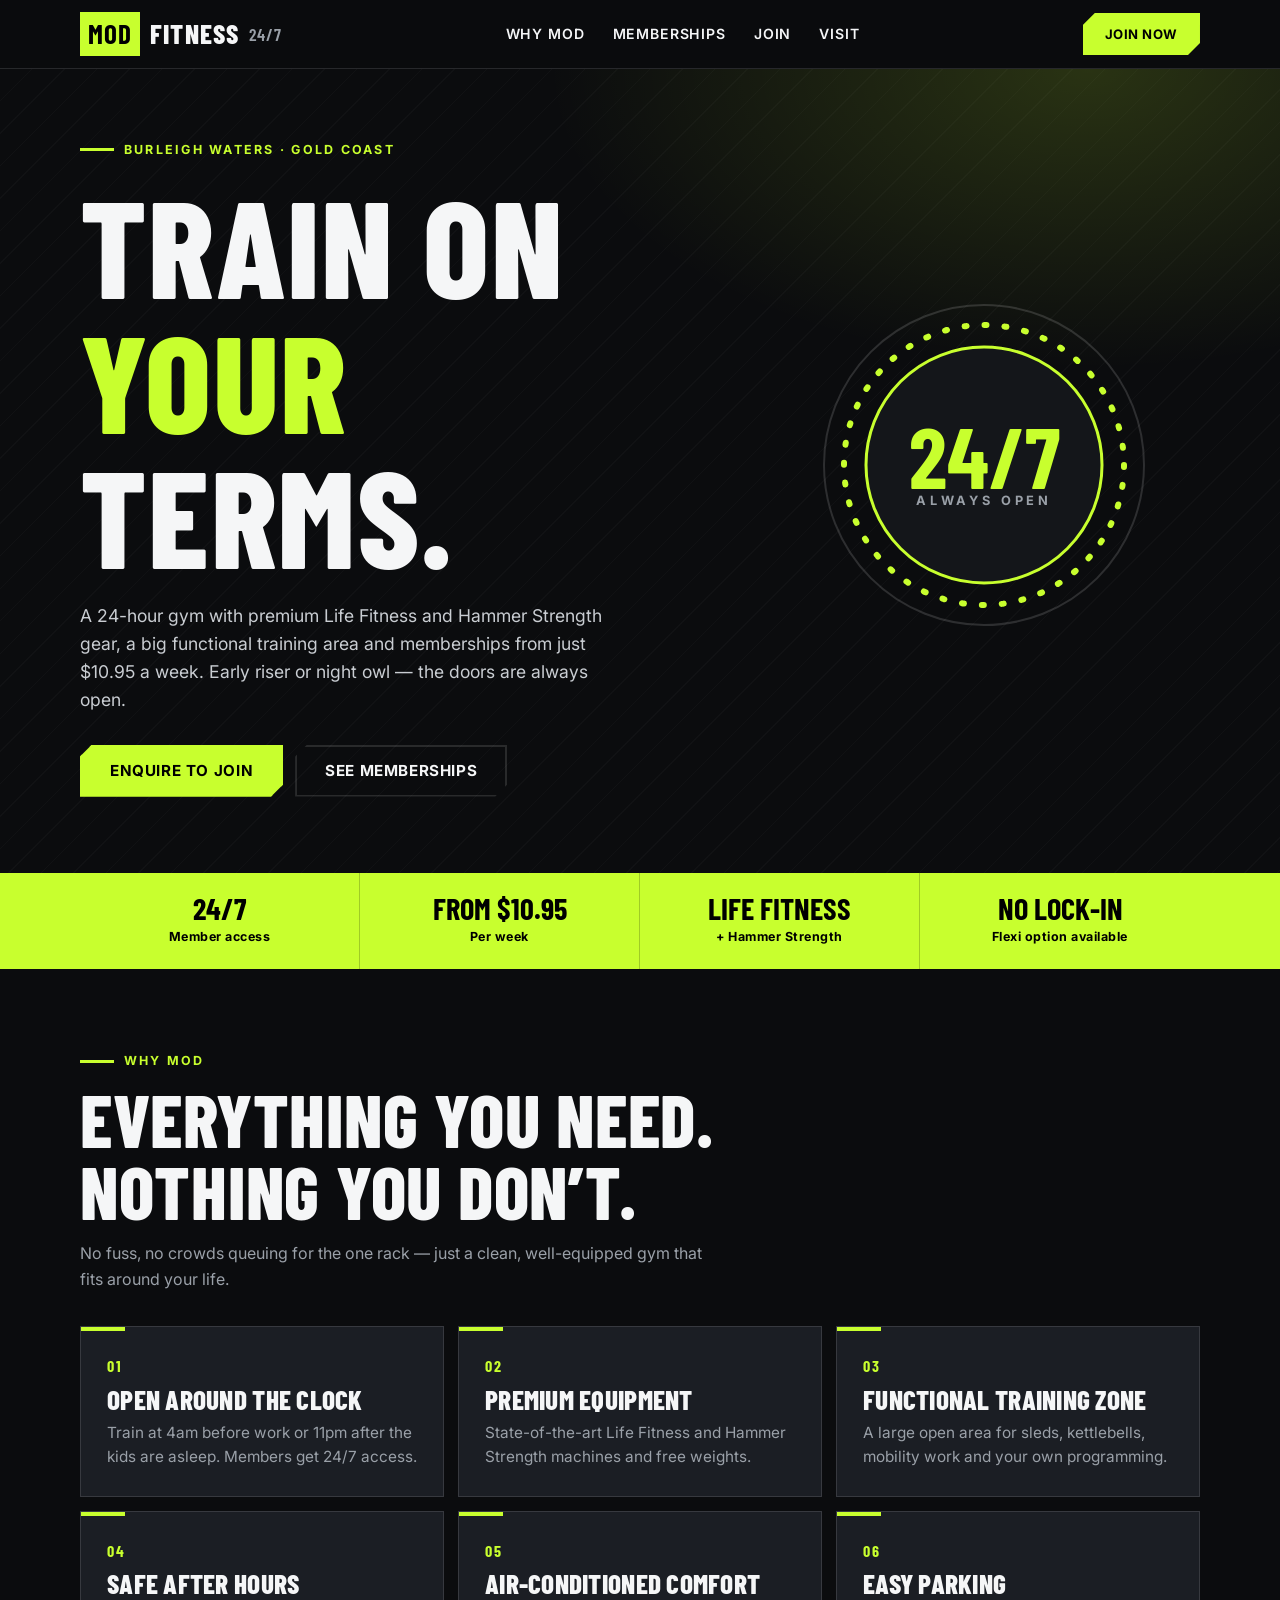
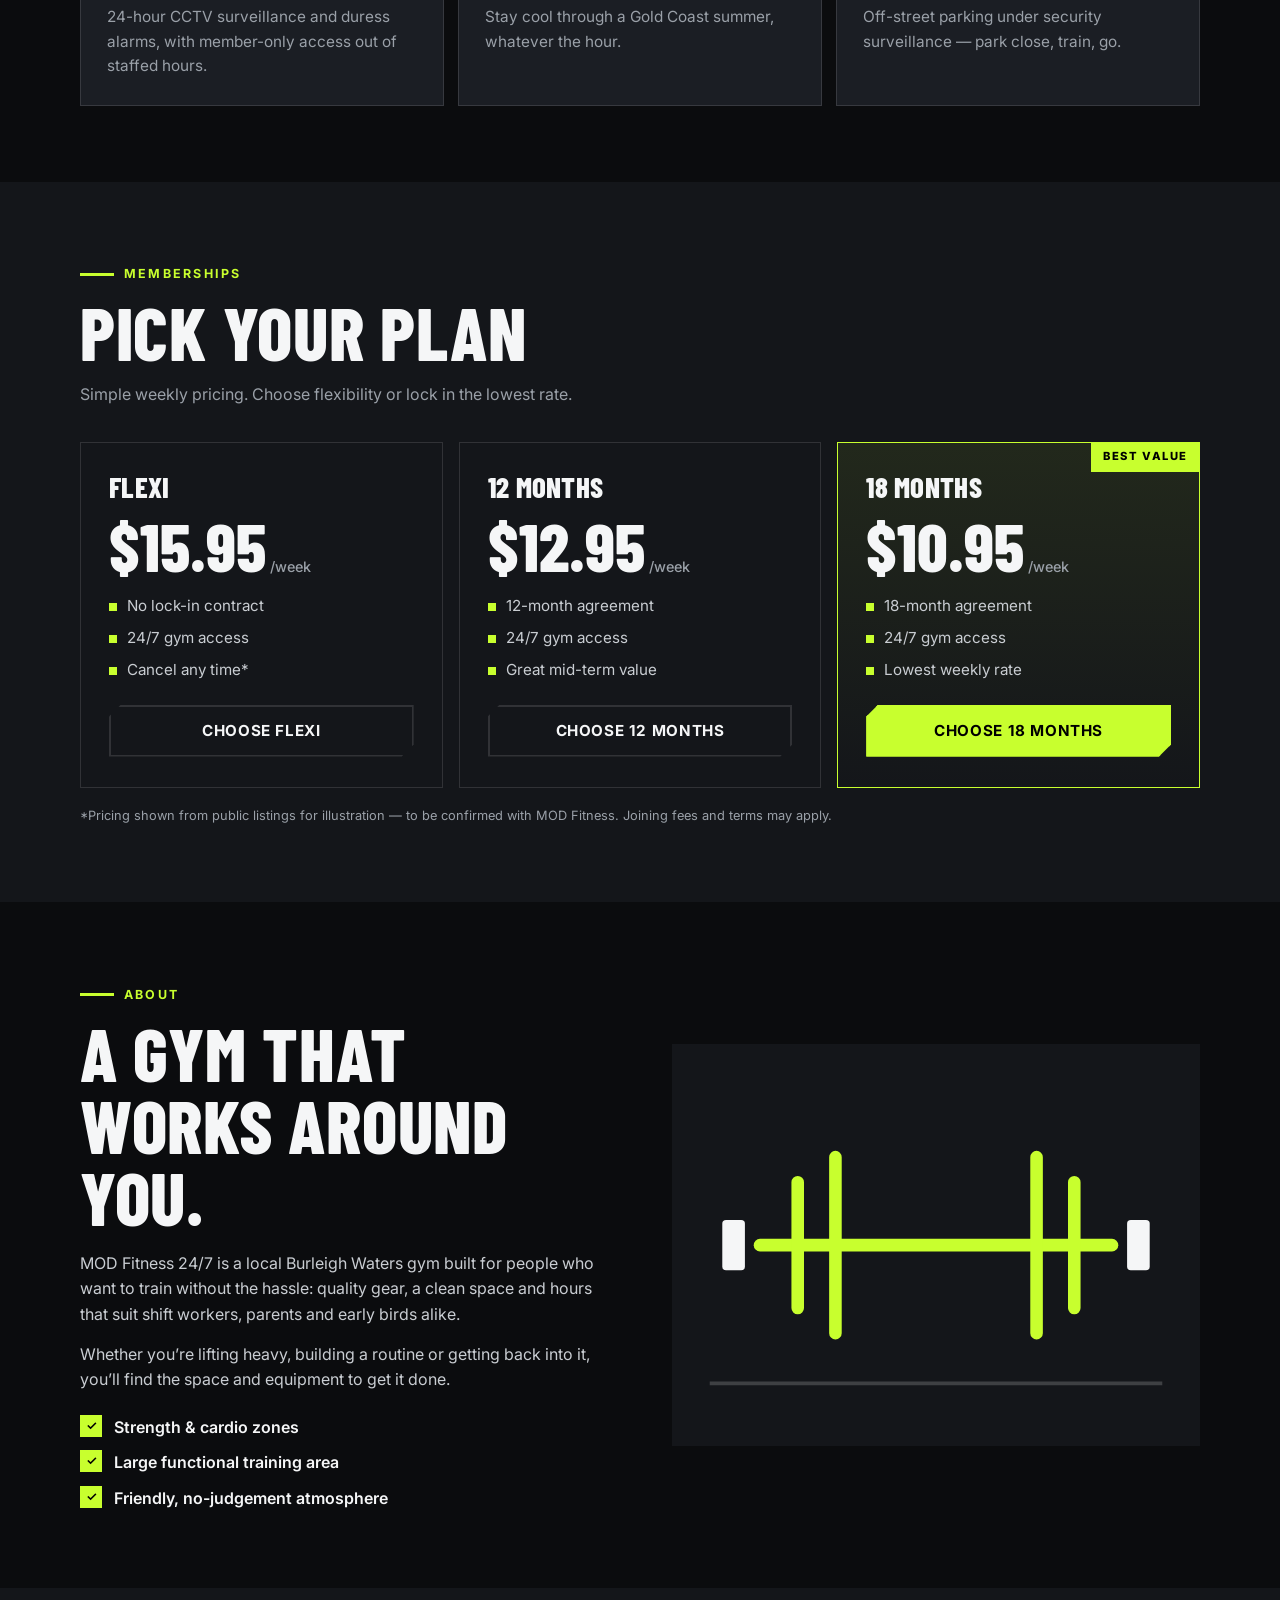
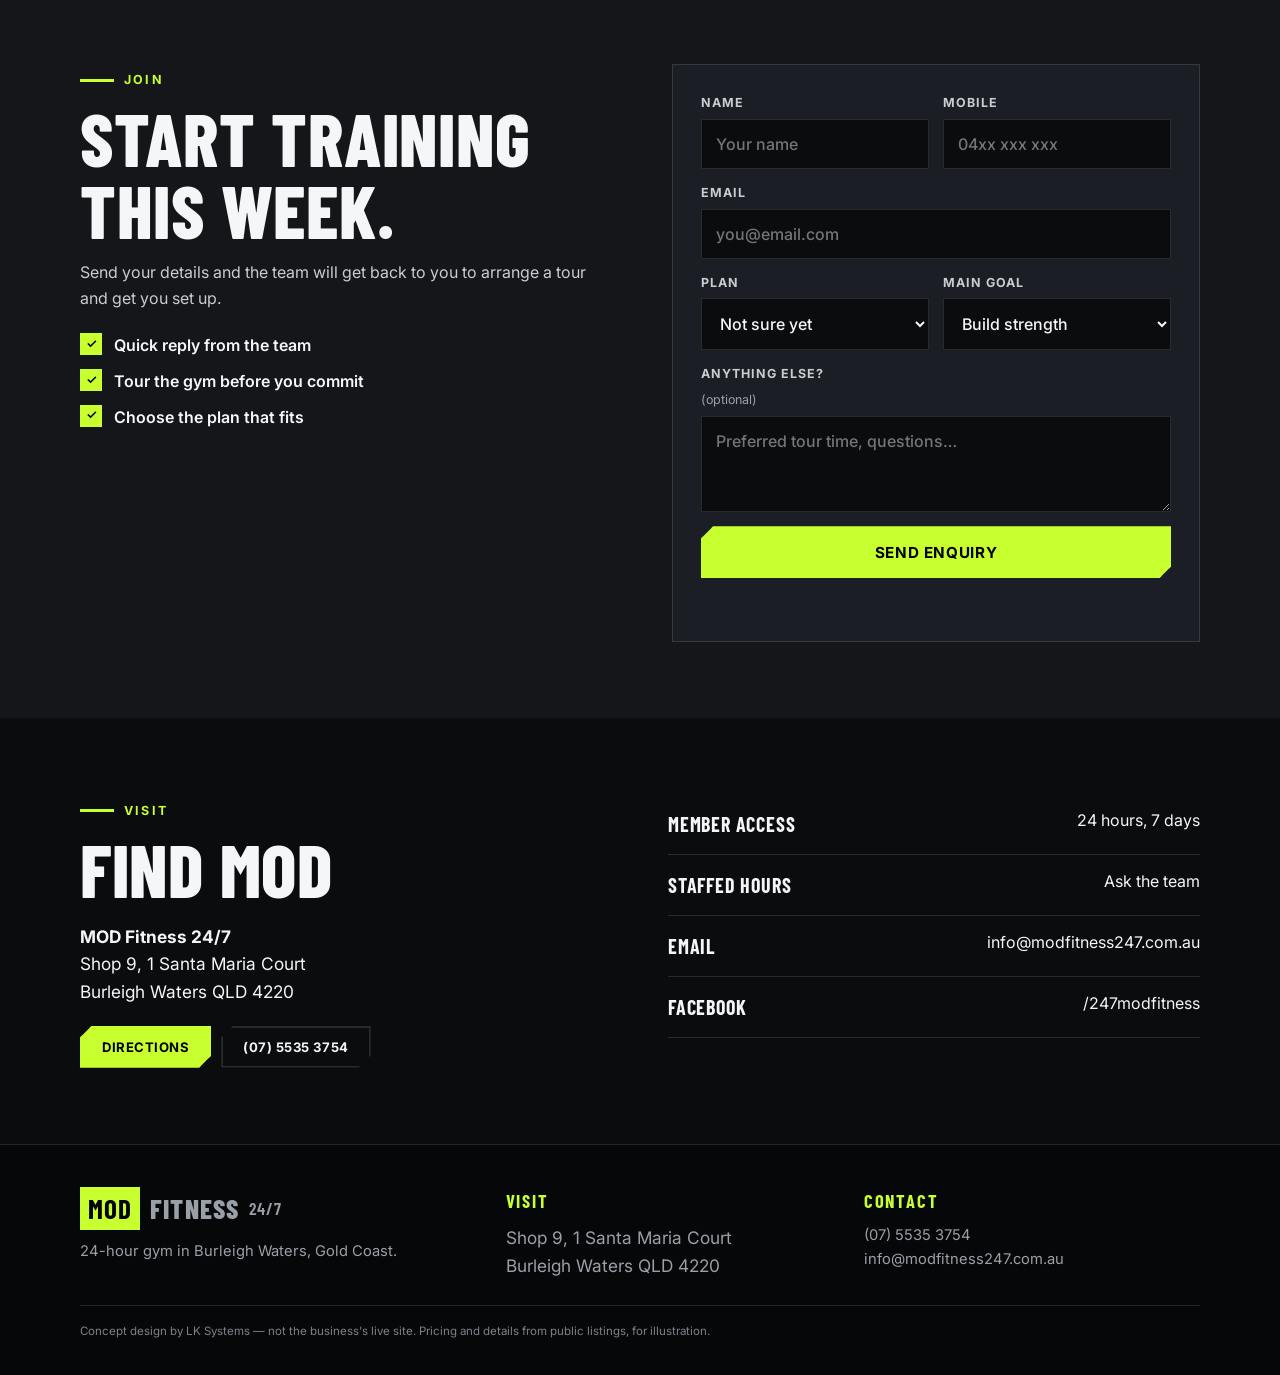
<file: mod-fitness-247/index.html>
<!doctype html>
<html lang="en-AU">
<head>
<meta charset="utf-8">
<meta name="viewport" content="width=device-width, initial-scale=1, viewport-fit=cover">
<title>MOD Fitness 24/7 &mdash; 24-Hour Gym, Burleigh Waters</title>
<meta name="description" content="24/7 gym in Burleigh Waters with Life Fitness and Hammer Strength equipment, a large functional training area and memberships from $10.95 a week.">
<meta name="theme-color" content="#0b0c0e">
<link rel="preconnect" href="https://fonts.googleapis.com">
<link rel="preconnect" href="https://fonts.gstatic.com" crossorigin>
<link rel="stylesheet" href="https://fonts.googleapis.com/css2?family=Barlow+Condensed:wght@600;700;800&family=Inter:wght@400;500;600;700&display=swap">
<style>
  :root{
    --bg:#0b0c0e; --panel:#14161a; --panel-2:#1b1e24; --volt:#c8ff2e; --volt-d:#a9dd10;
    --white:#f5f6f7; --muted:#9aa0a8; --line:rgba(255,255,255,.12);
    --display:"Barlow Condensed","Arial Narrow","Roboto Condensed",Impact,sans-serif;
    --body:"Inter",system-ui,-apple-system,"Segoe UI",Roboto,sans-serif;
  }
  *,*::before,*::after{box-sizing:border-box;}
  html{scroll-behavior:smooth;scroll-padding-top:76px;}
  body{margin:0;background:var(--bg);color:var(--white);font-family:var(--body);line-height:1.6;-webkit-font-smoothing:antialiased;}
  a{color:inherit;text-decoration:none;}
  h1,h2,h3{font-family:var(--display);text-transform:uppercase;margin:0;line-height:.98;letter-spacing:.01em;font-weight:800;}
  p{margin:0;}
  svg{display:block;max-width:100%;}
  .wrap{width:min(1120px,100% - 40px);margin-inline:auto;}
  .skip{position:absolute;left:-999px;top:8px;background:var(--volt);color:#000;padding:8px 14px;z-index:100;}
  .skip:focus{left:8px;}
  :focus-visible{outline:3px solid var(--volt);outline-offset:3px;}
  .btn{display:inline-flex;align-items:center;justify-content:center;gap:8px;min-height:52px;padding:0 28px;border:2px solid var(--volt);background:var(--volt);color:#000;font:700 .95rem var(--body);letter-spacing:.04em;text-transform:uppercase;cursor:pointer;transition:background .15s,color .15s,transform .15s;clip-path:polygon(12px 0,100% 0,100% calc(100% - 12px),calc(100% - 12px) 100%,0 100%,0 12px);white-space:nowrap;}
  .btn:hover{background:#fff;border-color:#fff;transform:translateY(-1px);}
  .btn.ghost{background:transparent;color:var(--white);border-color:var(--line);}
  .btn.ghost:hover{background:var(--white);color:#000;}
  .btn.sm{min-height:42px;padding:0 20px;font-size:.82rem;}
  .site-header{position:sticky;top:0;z-index:50;background:rgba(11,12,14,.9);backdrop-filter:blur(10px);border-bottom:1px solid var(--line);}
  .nav{display:flex;align-items:center;justify-content:space-between;height:68px;gap:12px;}
  .brand{display:flex;align-items:center;gap:10px;font-family:var(--display);font-weight:800;font-size:1.7rem;letter-spacing:.04em;text-transform:uppercase;white-space:nowrap;}
  .brand b{background:var(--volt);color:#000;padding:0 8px;}
  .brand span{font-weight:600;color:var(--muted);font-size:1.1rem;}
  .nav ul{display:none;list-style:none;margin:0;padding:0;gap:28px;font-weight:600;font-size:.88rem;letter-spacing:.06em;text-transform:uppercase;}
  .nav ul a:hover{color:var(--volt);}
  @media(min-width:900px){.nav ul{display:flex;}}
  @media(max-width:480px){.brand{font-size:1.4rem;}.brand span{display:none;}.nav .btn.sm{padding:0 14px;}}

  .hero{position:relative;padding:64px 0 76px;overflow:hidden;background:
    radial-gradient(900px 500px at 85% 0%,rgba(200,255,46,.16),transparent 60%),
    repeating-linear-gradient(135deg,transparent 0 22px,rgba(255,255,255,.025) 22px 23px),var(--bg);}
  .hero-grid{display:grid;gap:40px;align-items:center;}
  @media(min-width:940px){.hero-grid{grid-template-columns:1.2fr .8fr;}}
  .tag{display:inline-flex;align-items:center;gap:10px;font-weight:700;font-size:.78rem;letter-spacing:.18em;text-transform:uppercase;color:var(--volt);}
  .tag::before{content:"";width:34px;height:3px;background:var(--volt);}
  .hero h1{font-size:clamp(3.6rem,13vw,8.6rem);margin:18px 0 20px;}
  .hero h1 em{font-style:normal;color:var(--volt);}
  .lead{font-size:1.1rem;color:#c9cdd2;max-width:48ch;}
  .cta-row{display:flex;flex-wrap:wrap;gap:12px;margin-top:30px;}
  .clock{justify-self:center;width:min(340px,80vw);aspect-ratio:1;position:relative;}
  .clock svg{width:100%;height:100%;}
  .clock .center{position:absolute;inset:0;display:grid;place-content:center;text-align:center;}
  .clock .center b{font-family:var(--display);font-size:5.4rem;line-height:.85;color:var(--volt);}
  .clock .center span{font-weight:700;letter-spacing:.3em;font-size:.8rem;text-transform:uppercase;color:var(--muted);}
  .ring{animation:spin 40s linear infinite;transform-origin:50% 50%;}
  @keyframes spin{to{transform:rotate(360deg)}}

  .stats{background:var(--volt);color:#000;}
  .stats .wrap{display:grid;grid-template-columns:1fr 1fr;}
  @media(min-width:800px){.stats .wrap{grid-template-columns:repeat(4,1fr);}}
  .stat{padding:20px 10px;border-right:1px solid rgba(0,0,0,.2);text-align:center;}
  .stat:nth-child(2n){border-right:0;}
  @media(min-width:800px){.stat:nth-child(2n){border-right:1px solid rgba(0,0,0,.2);}.stat:last-child{border-right:0;}}
  .stat b{display:block;font-family:var(--display);font-size:1.9rem;text-transform:uppercase;line-height:1;}
  .stat span{font-size:.78rem;font-weight:700;letter-spacing:.04em;}

  section{padding:76px 0;}
  .sec-head{margin-bottom:34px;max-width:640px;}
  .sec-head h2{font-size:clamp(2.6rem,7vw,4.6rem);margin-top:12px;}
  .sec-head p{margin-top:14px;color:var(--muted);}
  .alt{background:var(--panel);}

  .grid3{display:grid;gap:14px;}
  @media(min-width:700px){.grid3{grid-template-columns:repeat(2,1fr);}}
  @media(min-width:1000px){.grid3{grid-template-columns:repeat(3,1fr);}}
  .feat{background:var(--panel-2);border:1px solid var(--line);padding:26px;position:relative;}
  .feat::after{content:"";position:absolute;left:0;top:0;width:44px;height:4px;background:var(--volt);}
  .feat h3{font-size:1.7rem;margin:6px 0 8px;}
  .feat p{color:var(--muted);font-size:.96rem;}
  .feat .n{font-family:var(--display);font-weight:700;color:var(--volt);font-size:1rem;letter-spacing:.1em;}

  .plans{display:grid;gap:16px;}
  @media(min-width:860px){.plans{grid-template-columns:repeat(3,1fr);align-items:stretch;}}
  .plan{background:var(--panel);border:1px solid var(--line);padding:30px 28px;display:flex;flex-direction:column;gap:14px;position:relative;}
  .plan.best{border-color:var(--volt);background:linear-gradient(180deg,rgba(200,255,46,.08),var(--panel));}
  .plan .flag{position:absolute;top:-1px;right:-1px;background:var(--volt);color:#000;font-weight:800;font-size:.7rem;letter-spacing:.14em;text-transform:uppercase;padding:6px 12px;}
  .plan h3{font-size:1.8rem;}
  .price{font-family:var(--display);font-weight:800;font-size:4.2rem;line-height:.9;}
  .price small{font-family:var(--body);font-size:.9rem;font-weight:500;color:var(--muted);}
  .plan ul{list-style:none;margin:4px 0 8px;padding:0;display:grid;gap:8px;color:#c9cdd2;font-size:.95rem;flex:1;}
  .plan li{display:flex;gap:10px;}
  .plan li::before{content:"";flex:none;width:8px;height:8px;margin-top:9px;background:var(--volt);}
  .fine{font-size:.8rem;color:var(--muted);margin-top:18px;}

  .split{display:grid;gap:36px;align-items:center;}
  @media(min-width:900px){.split{grid-template-columns:1fr 1fr;gap:64px;}}
  .split p{color:#c9cdd2;}
  .split p+p{margin-top:14px;}
  .checks{list-style:none;margin:22px 0 0;padding:0;display:grid;gap:10px;}
  .checks li{display:flex;gap:12px;font-weight:600;}
  .checks li::before{content:"\2713";color:#000;background:var(--volt);width:22px;height:22px;display:grid;place-items:center;font-size:.8rem;flex:none;}

  form.card{background:var(--panel-2);border:1px solid var(--line);padding:28px;display:grid;gap:14px;}
  @media(max-width:520px){form.card{padding:20px;}}
  .row{display:grid;gap:14px;}
  @media(min-width:560px){.row.two{grid-template-columns:1fr 1fr;}}
  label{display:grid;gap:6px;font-size:.78rem;font-weight:700;letter-spacing:.08em;text-transform:uppercase;color:#c9cdd2;}
  input,select,textarea{font:500 1rem var(--body);padding:14px;border:1.5px solid var(--line);background:var(--bg);color:var(--white);width:100%;min-height:50px;border-radius:0;}
  input:focus,select:focus,textarea:focus{outline:none;border-color:var(--volt);box-shadow:0 0 0 3px rgba(200,255,46,.2);}
  textarea{min-height:96px;resize:vertical;}
  .hp{position:absolute;left:-9999px;}
  .form-note{min-height:1.4em;font-weight:700;font-size:.92rem;text-transform:none;letter-spacing:0;}
  .form-note.ok{color:var(--volt);}
  .form-note.err{color:#ff8a6b;}
  .finep{font-size:.78rem;color:var(--muted);text-transform:none;letter-spacing:0;font-weight:400;}

  .visit{display:grid;gap:26px;}
  @media(min-width:860px){.visit{grid-template-columns:1fr 1fr;gap:56px;}}
  address{font-style:normal;font-size:1.08rem;}
  .info-row{display:flex;justify-content:space-between;gap:14px;padding:14px 0;border-bottom:1px solid var(--line);}
  .info-row b{font-family:var(--display);font-size:1.25rem;text-transform:uppercase;letter-spacing:.04em;}
  .links{display:flex;gap:10px;flex-wrap:wrap;margin-top:20px;}

  footer{background:#060708;border-top:1px solid var(--line);padding:42px 0 34px;color:var(--muted);font-size:.92rem;}
  .foot{display:grid;gap:22px;}
  @media(min-width:760px){.foot{grid-template-columns:1.2fr 1fr 1fr;}}
  footer h4{margin:0 0 8px;color:var(--volt);font-family:var(--display);font-size:1.15rem;letter-spacing:.1em;text-transform:uppercase;}
  footer a:hover{color:#fff;}
  .disclaimer{margin-top:26px;padding-top:16px;border-top:1px solid var(--line);font-size:.72rem;color:#7c828a;}
  .reveal{opacity:0;transform:translateY(14px);transition:opacity .6s ease,transform .6s ease;}
  .reveal.in{opacity:1;transform:none;}
  @media(prefers-reduced-motion:reduce){html{scroll-behavior:auto}.ring{animation:none}.reveal{opacity:1;transform:none;transition:none;}.btn{transition:none;}}
</style>
</head>
<body>
<a class="skip" href="#main">Skip to content</a>
<header class="site-header">
  <div class="wrap nav">
    <a class="brand" href="#top" aria-label="MOD Fitness 24/7 home"><b>MOD</b> Fitness <span>24/7</span></a>
    <nav aria-label="Primary"><ul><li><a href="#why">Why MOD</a></li><li><a href="#plans">Memberships</a></li><li><a href="#join">Join</a></li><li><a href="#visit">Visit</a></li></ul></nav>
    <a class="btn sm" href="#join">Join now</a>
  </div>
</header>

<main id="main">
  <section class="hero" id="top">
    <div class="wrap hero-grid">
      <div>
        <span class="tag">Burleigh Waters &middot; Gold Coast</span>
        <h1>Train on <em>your</em> terms.</h1>
        <p class="lead">A 24-hour gym with premium Life Fitness and Hammer Strength gear, a big functional training area and memberships from just $10.95 a week. Early riser or night owl &mdash; the doors are always open.</p>
        <div class="cta-row">
          <a class="btn" href="#join">Enquire to join</a>
          <a class="btn ghost" href="#plans">See memberships</a>
        </div>
      </div>
      <div class="clock" aria-hidden="true">
        <svg viewBox="0 0 340 340">
          <circle cx="170" cy="170" r="160" fill="none" stroke="rgba(255,255,255,.14)" stroke-width="2"/>
          <g class="ring" fill="none" stroke="#c8ff2e" stroke-width="3" stroke-linecap="round">
            <circle cx="170" cy="170" r="140" stroke-dasharray="2 18" stroke-width="6"/>
          </g>
          <circle cx="170" cy="170" r="118" fill="#14161a" stroke="#c8ff2e" stroke-width="3"/>
        </svg>
        <div class="center"><b>24/7</b><span>Always open</span></div>
      </div>
    </div>
  </section>

  <div class="stats">
    <div class="wrap">
      <div class="stat"><b>24/7</b><span>Member access</span></div>
      <div class="stat"><b>From $10.95</b><span>Per week</span></div>
      <div class="stat"><b>Life Fitness</b><span>+ Hammer Strength</span></div>
      <div class="stat"><b>No lock-in</b><span>Flexi option available</span></div>
    </div>
  </div>

  <section id="why">
    <div class="wrap">
      <div class="sec-head reveal"><span class="tag">Why MOD</span><h2>Everything you need. Nothing you don&rsquo;t.</h2><p>No fuss, no crowds queuing for the one rack &mdash; just a clean, well-equipped gym that fits around your life.</p></div>
      <div class="grid3">
        <div class="feat reveal"><span class="n">01</span><h3>Open around the clock</h3><p>Train at 4am before work or 11pm after the kids are asleep. Members get 24/7 access.</p></div>
        <div class="feat reveal"><span class="n">02</span><h3>Premium equipment</h3><p>State-of-the-art Life Fitness and Hammer Strength machines and free weights.</p></div>
        <div class="feat reveal"><span class="n">03</span><h3>Functional training zone</h3><p>A large open area for sleds, kettlebells, mobility work and your own programming.</p></div>
        <div class="feat reveal"><span class="n">04</span><h3>Safe after hours</h3><p>24-hour CCTV surveillance and duress alarms, with member-only access out of staffed hours.</p></div>
        <div class="feat reveal"><span class="n">05</span><h3>Air-conditioned comfort</h3><p>Stay cool through a Gold Coast summer, whatever the hour.</p></div>
        <div class="feat reveal"><span class="n">06</span><h3>Easy parking</h3><p>Off-street parking under security surveillance &mdash; park close, train, go.</p></div>
      </div>
    </div>
  </section>

  <section class="alt" id="plans">
    <div class="wrap">
      <div class="sec-head reveal"><span class="tag">Memberships</span><h2>Pick your plan</h2><p>Simple weekly pricing. Choose flexibility or lock in the lowest rate.</p></div>
      <div class="plans">
        <div class="plan reveal"><h3>Flexi</h3><div class="price">$15.95<small> /week</small></div><ul><li>No lock-in contract</li><li>24/7 gym access</li><li>Cancel any time*</li></ul><a class="btn ghost" href="#join" data-plan="Flexi $15.95/wk">Choose Flexi</a></div>
        <div class="plan reveal"><h3>12 Months</h3><div class="price">$12.95<small> /week</small></div><ul><li>12-month agreement</li><li>24/7 gym access</li><li>Great mid-term value</li></ul><a class="btn ghost" href="#join" data-plan="12 months $12.95/wk">Choose 12 months</a></div>
        <div class="plan best reveal"><span class="flag">Best value</span><h3>18 Months</h3><div class="price">$10.95<small> /week</small></div><ul><li>18-month agreement</li><li>24/7 gym access</li><li>Lowest weekly rate</li></ul><a class="btn" href="#join" data-plan="18 months $10.95/wk">Choose 18 months</a></div>
      </div>
      <p class="fine">*Pricing shown from public listings for illustration &mdash; to be confirmed with MOD Fitness. Joining fees and terms may apply.</p>
    </div>
  </section>

  <section id="about">
    <div class="wrap split">
      <div class="reveal">
        <div class="sec-head" style="margin-bottom:18px"><span class="tag">About</span><h2>A gym that works around you.</h2></div>
        <p>MOD Fitness 24/7 is a local Burleigh Waters gym built for people who want to train without the hassle: quality gear, a clean space and hours that suit shift workers, parents and early birds alike.</p>
        <p>Whether you&rsquo;re lifting heavy, building a routine or getting back into it, you&rsquo;ll find the space and equipment to get it done.</p>
        <ul class="checks"><li>Strength &amp; cardio zones</li><li>Large functional training area</li><li>Friendly, no-judgement atmosphere</li></ul>
      </div>
      <div class="reveal">
        <svg viewBox="0 0 420 320" aria-hidden="true" role="img">
          <rect width="420" height="320" fill="#14161a"/>
          <g fill="none" stroke="#c8ff2e" stroke-width="10" stroke-linecap="round">
            <path d="M70 160h280"/><path d="M100 110v100M130 90v140M290 90v140M320 110v100"/>
          </g>
          <g fill="#f5f6f7"><rect x="40" y="140" width="18" height="40" rx="3"/><rect x="362" y="140" width="18" height="40" rx="3"/></g>
          <path d="M30 270h360" stroke="rgba(255,255,255,.18)" stroke-width="3"/>
        </svg>
      </div>
    </div>
  </section>

  <section class="alt" id="join">
    <div class="wrap split" style="align-items:start">
      <div class="reveal">
        <div class="sec-head" style="margin-bottom:18px"><span class="tag">Join</span><h2>Start training this week.</h2><p>Send your details and the team will get back to you to arrange a tour and get you set up.</p></div>
        <ul class="checks"><li>Quick reply from the team</li><li>Tour the gym before you commit</li><li>Choose the plan that fits</li></ul>
      </div>
      <form class="card reveal" id="inquiry" name="mod-fitness-join" method="POST" data-netlify="true" netlify-honeypot="bot-field">
        <input type="hidden" name="form-name" value="mod-fitness-join">
        <p class="hp"><label>Don&rsquo;t fill this out: <input name="bot-field" tabindex="-1" autocomplete="off"></label></p>
        <div class="row two"><label>Name<input name="name" required autocomplete="name" placeholder="Your name"></label><label>Mobile<input name="phone" type="tel" required autocomplete="tel" inputmode="tel" placeholder="04xx xxx xxx"></label></div>
        <label>Email<input name="email" type="email" autocomplete="email" placeholder="you@email.com"></label>
        <div class="row two">
          <label>Plan<select name="plan" id="plan-select"><option>Not sure yet</option><option>Flexi $15.95/wk</option><option>12 months $12.95/wk</option><option>18 months $10.95/wk</option></select></label>
          <label>Main goal<select name="goal"><option>Build strength</option><option>Lose weight</option><option>General fitness</option><option>New to the gym</option></select></label>
        </div>
        <label>Anything else? <span class="finep">(optional)</span><textarea name="message" placeholder="Preferred tour time, questions&hellip;"></textarea></label>
        <button class="btn" type="submit">Send enquiry</button>
        <p class="form-note" id="form-note" role="status" aria-live="polite"></p>
      </form>
    </div>
  </section>

  <section id="visit">
    <div class="wrap visit">
      <div class="reveal">
        <div class="sec-head" style="margin-bottom:18px"><span class="tag">Visit</span><h2>Find MOD</h2></div>
        <address><strong>MOD Fitness 24/7</strong><br>Shop 9, 1 Santa Maria Court<br>Burleigh Waters QLD 4220</address>
        <div class="links"><a class="btn sm" href="https://www.google.com/maps/search/?api=1&amp;query=MOD+Fitness+24/7+1+Santa+Maria+Court+Burleigh+Waters" target="_blank" rel="noopener">Directions</a><a class="btn sm ghost" href="tel:0755353754">(07) 5535 3754</a></div>
      </div>
      <div class="reveal">
        <div class="info-row"><b>Member access</b><span>24 hours, 7 days</span></div>
        <div class="info-row"><b>Staffed hours</b><span>Ask the team</span></div>
        <div class="info-row"><b>Email</b><a href="mailto:info@modfitness247.com.au">info@modfitness247.com.au</a></div>
        <div class="info-row"><b>Facebook</b><a href="https://www.facebook.com/247modfitness/" target="_blank" rel="noopener">/247modfitness</a></div>
      </div>
    </div>
  </section>
</main>

<footer>
  <div class="wrap">
    <div class="foot">
      <div><div class="brand" style="margin-bottom:10px"><b>MOD</b> Fitness <span>24/7</span></div><p>24-hour gym in Burleigh Waters, Gold Coast.</p></div>
      <div><h4>Visit</h4><address>Shop 9, 1 Santa Maria Court<br>Burleigh Waters QLD 4220</address></div>
      <div><h4>Contact</h4><a href="tel:0755353754">(07) 5535 3754</a><br><a href="mailto:info@modfitness247.com.au">info@modfitness247.com.au</a></div>
    </div>
    <p class="disclaimer">Concept design by LK Systems &mdash; not the business's live site. Pricing and details from public listings, for illustration.</p>
  </div>
</footer>

<script>
(function(){
  document.querySelectorAll('[data-plan]').forEach(function(a){a.addEventListener('click',function(){var s=document.getElementById('plan-select');if(s)s.value=a.getAttribute('data-plan');});});
  var form=document.getElementById('inquiry'),note=document.getElementById('form-note');
  form.addEventListener('submit',function(e){
    e.preventDefault();var btn=form.querySelector('button[type=submit]');btn.disabled=true;note.className='form-note';note.textContent='Sending…';
    fetch('/',{method:'POST',headers:{'Content-Type':'application/x-www-form-urlencoded'},body:new URLSearchParams(new FormData(form)).toString()})
      .then(function(r){if(!r.ok)throw new Error('x');form.reset();note.className='form-note ok';note.textContent='Got it! The team will be in touch shortly.';})
      .catch(function(){note.className='form-note err';note.textContent='Preview mode: this form submits once the site is deployed on Netlify.';})
      .then(function(){btn.disabled=false;});
  });
  var els=document.querySelectorAll('.reveal');
  if('IntersectionObserver' in window){var io=new IntersectionObserver(function(es){es.forEach(function(en){if(en.isIntersecting){en.target.classList.add('in');io.unobserve(en.target);}});},{threshold:.12});els.forEach(function(el){io.observe(el);});}else{els.forEach(function(el){el.classList.add('in');});}
})();
</script>
</body>
</html>
</file>
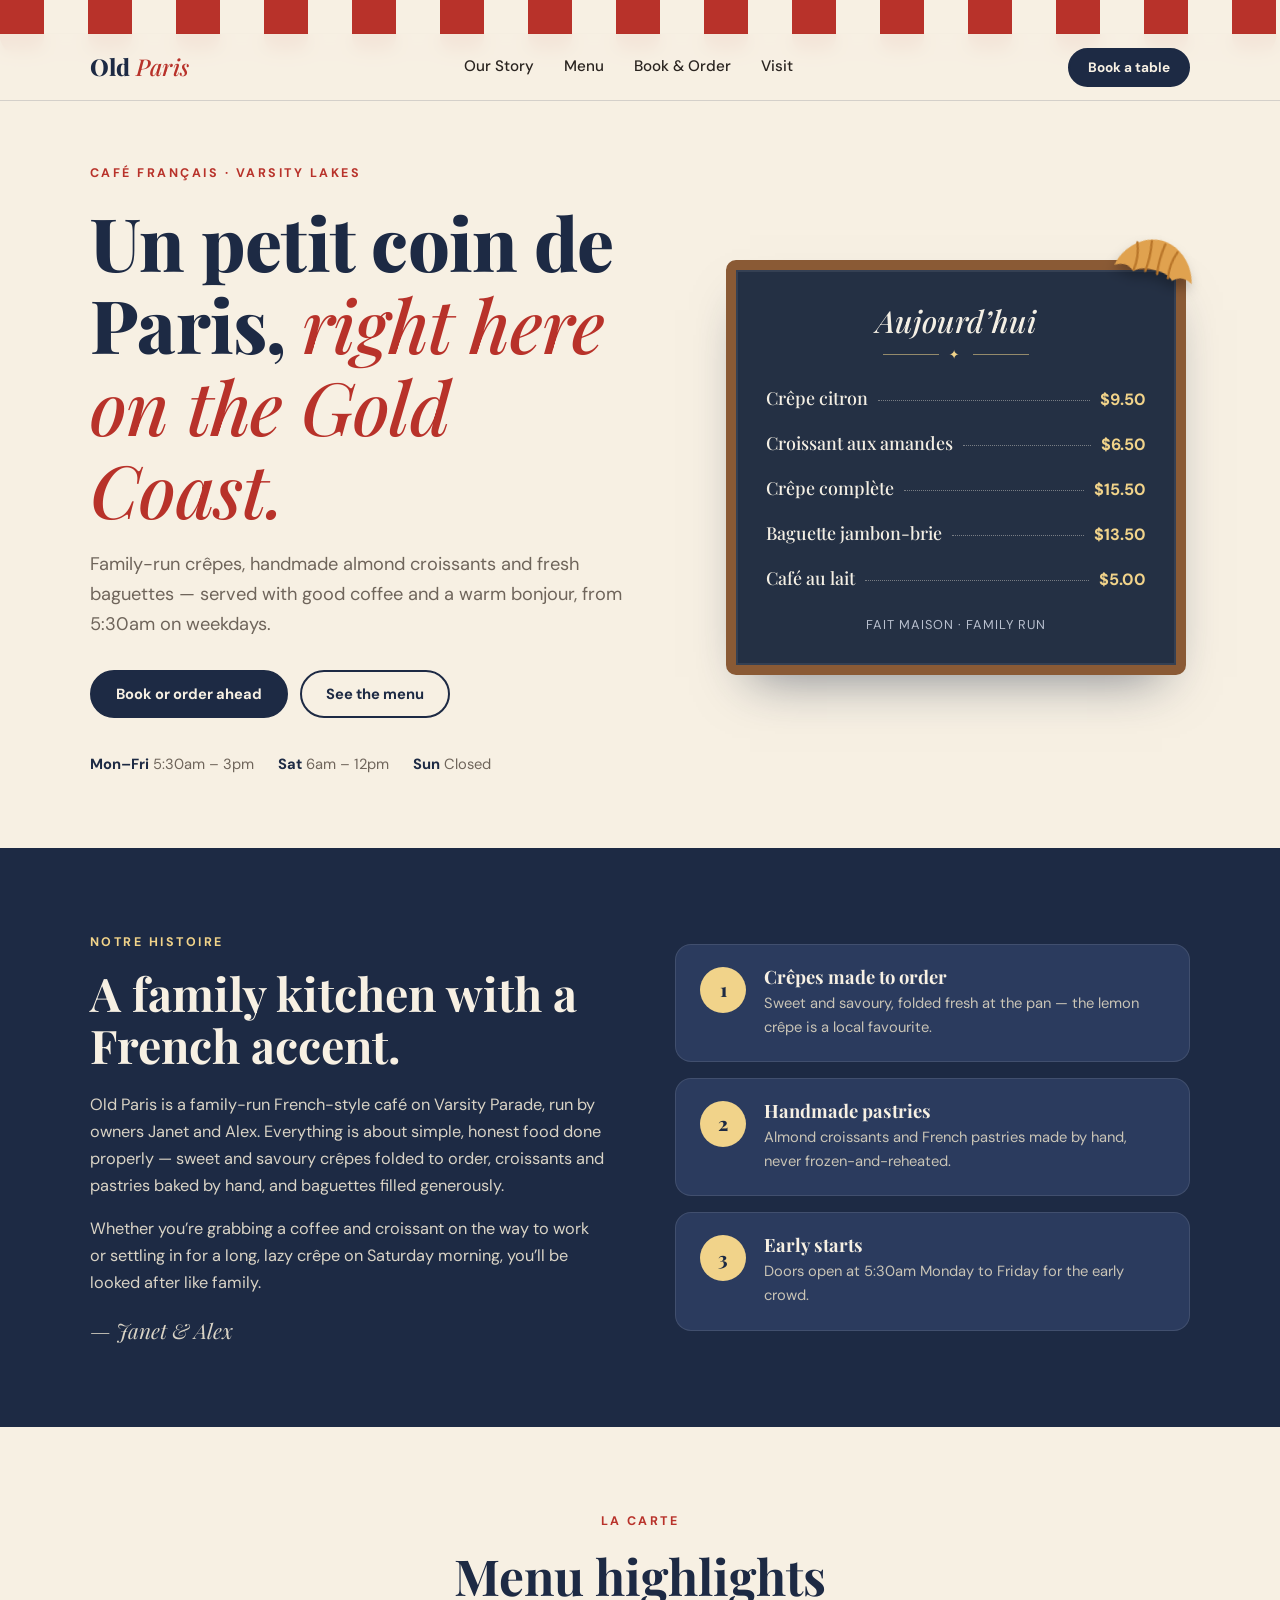
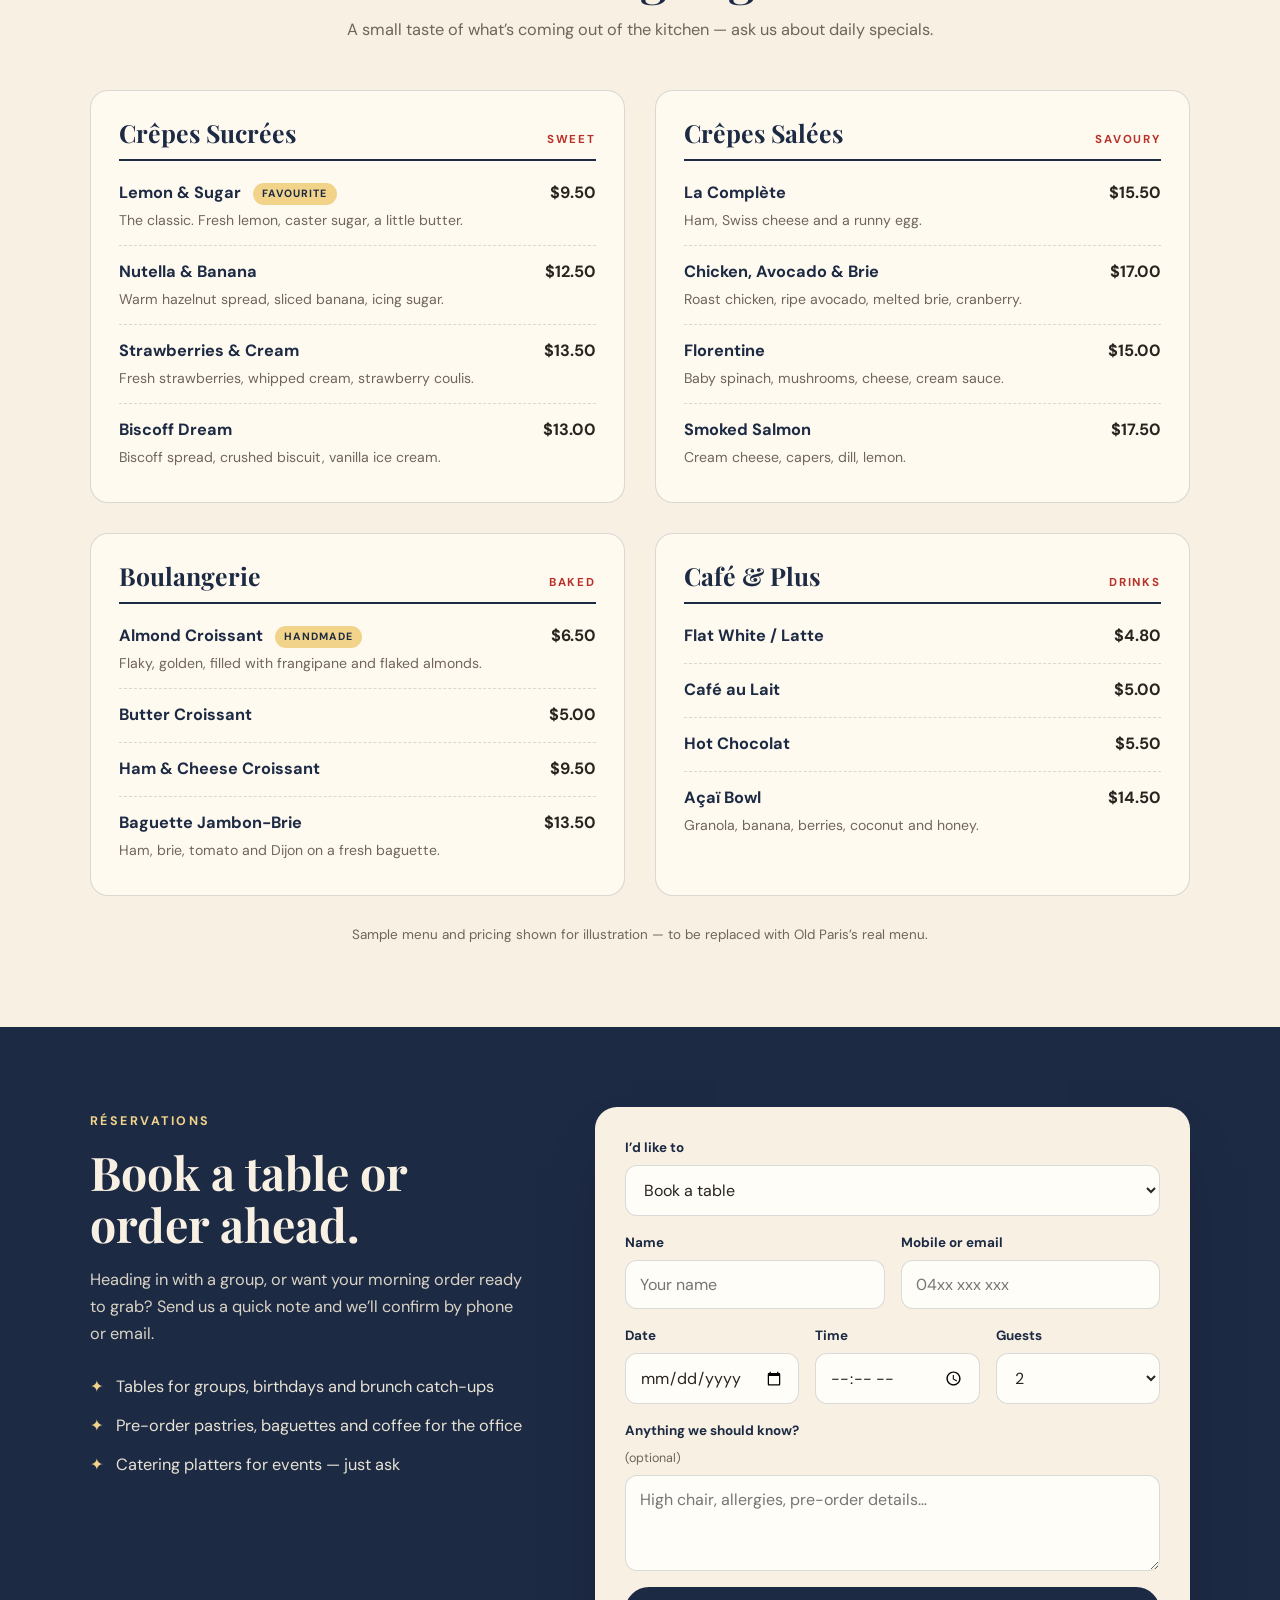
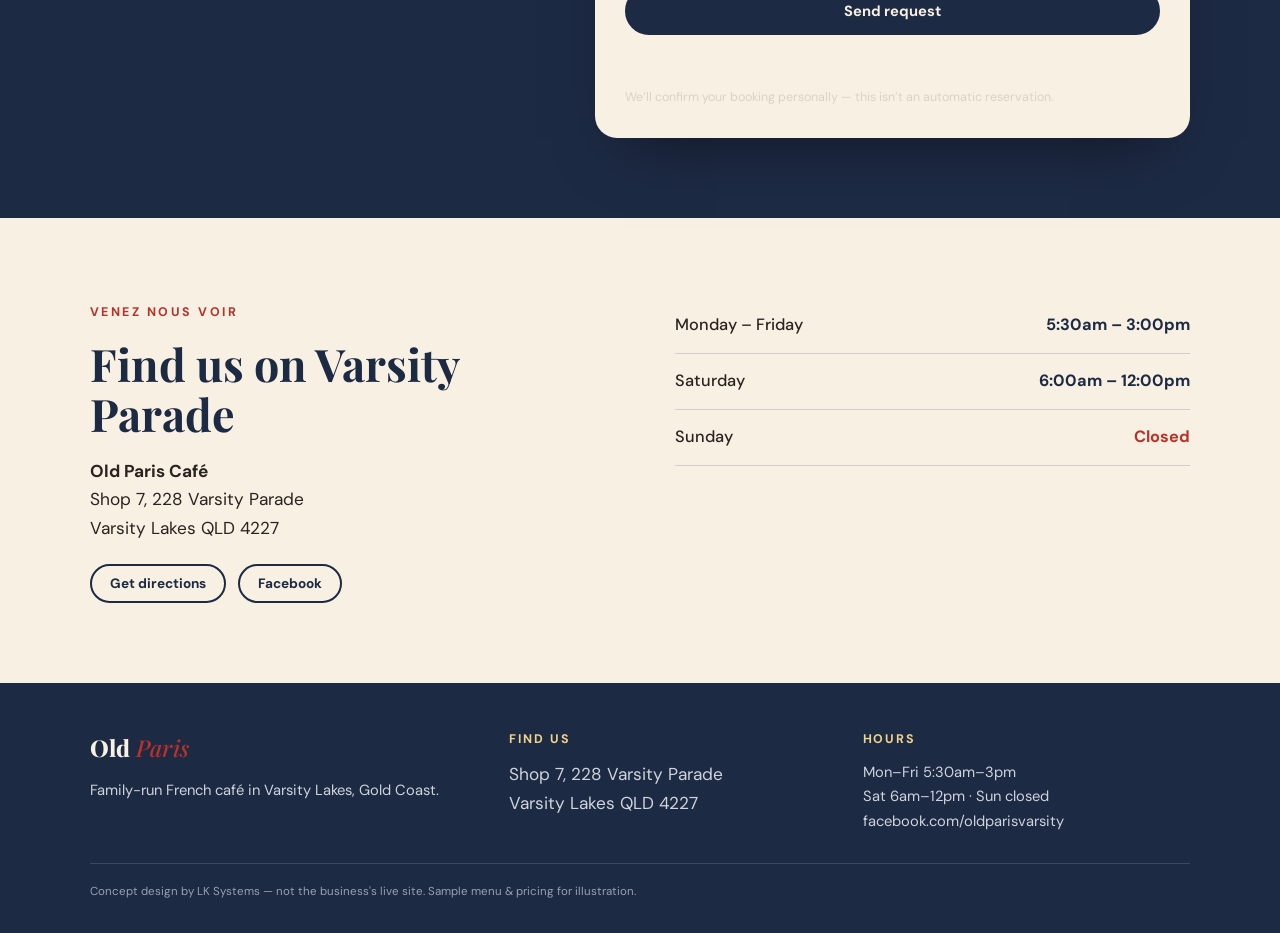
<file: old-paris/index.html>
<!doctype html>
<html lang="en-AU">
<head>
<meta charset="utf-8">
<meta name="viewport" content="width=device-width, initial-scale=1, viewport-fit=cover">
<title>Old Paris Caf&eacute; &mdash; Cr&ecirc;pes, Croissants &amp; Baguettes, Varsity Lakes</title>
<meta name="description" content="Family-run French caf&eacute; in Varsity Lakes: sweet and savoury cr&ecirc;pes, handmade almond croissants, baguettes and good coffee. Open from 5:30am on weekdays.">
<meta name="theme-color" content="#1d2a44">
<link rel="preconnect" href="https://fonts.googleapis.com">
<link rel="preconnect" href="https://fonts.gstatic.com" crossorigin>
<link rel="stylesheet" href="https://fonts.googleapis.com/css2?family=DM+Sans:wght@400;500;700&family=Playfair+Display:ital,wght@0,500;0,700;0,800;1,500;1,700&display=swap">
<style>
  :root{
    --cream:#f7f0e3;
    --cream-2:#efe4cf;
    --navy:#1d2a44;
    --navy-2:#2b3b5e;
    --awning:#b8322a;
    --butter:#f1d38a;
    --terracotta:#c46a3f;
    --ink:#2a2420;
    --muted:#6f655b;
    --line:rgba(29,42,68,.16);
    --display:"Playfair Display","Cormorant Garamond",Georgia,"Times New Roman",serif;
    --body:"DM Sans",system-ui,-apple-system,"Segoe UI",Roboto,sans-serif;
  }
  *,*::before,*::after{box-sizing:border-box;}
  html{scroll-behavior:smooth;scroll-padding-top:70px;}
  body{margin:0;background:var(--cream);color:var(--ink);font-family:var(--body);font-size:1.02rem;line-height:1.65;-webkit-font-smoothing:antialiased;}
  svg,img{max-width:100%;display:block;}
  a{color:inherit;text-decoration:none;}
  h1,h2,h3{font-family:var(--display);margin:0;line-height:1.12;color:var(--navy);}
  p{margin:0;}
  .wrap{width:min(1100px,100% - 40px);margin-inline:auto;}
  .skip{position:absolute;left:-999px;top:8px;background:var(--navy);color:#fff;padding:8px 14px;border-radius:6px;z-index:100;}
  .skip:focus{left:8px;}
  :focus-visible{outline:3px solid var(--awning);outline-offset:3px;}

  /* awning */
  .awning{height:34px;background:repeating-linear-gradient(90deg,var(--awning) 0 44px,var(--cream) 44px 88px);position:relative;}
  .awning::after{content:"";position:absolute;left:0;right:0;top:100%;height:16px;
    background:
      radial-gradient(circle at 22px 0,var(--awning) 22px,transparent 23px) 0 0/88px 16px repeat-x,
      radial-gradient(circle at 66px 0,var(--cream) 22px,transparent 23px) 0 0/88px 16px repeat-x;
    filter:drop-shadow(0 3px 2px rgba(0,0,0,.12));}

  /* header */
  .site-header{position:sticky;top:0;z-index:50;background:rgba(247,240,227,.95);backdrop-filter:blur(8px);border-bottom:1px solid var(--line);}
  .nav{display:flex;align-items:center;justify-content:space-between;height:66px;gap:14px;}
  .brand{font-family:var(--display);font-weight:800;font-size:1.45rem;color:var(--navy);letter-spacing:.01em;}
  .brand em{font-style:italic;font-weight:500;color:var(--awning);}
  .nav ul{display:none;list-style:none;margin:0;padding:0;gap:30px;font-weight:500;font-size:.95rem;}
  .nav ul a{border-bottom:2px solid transparent;padding-bottom:3px;}
  .nav ul a:hover{border-color:var(--awning);}
  @media(min-width:820px){.nav ul{display:flex;}}
  .btn{display:inline-flex;align-items:center;justify-content:center;gap:8px;background:var(--navy);color:var(--cream);border:2px solid var(--navy);padding:12px 24px;border-radius:999px;font:700 .92rem var(--body);cursor:pointer;transition:background .15s,color .15s,transform .15s;}
  .btn:hover{background:var(--awning);border-color:var(--awning);transform:translateY(-1px);}
  .btn.ghost{background:transparent;color:var(--navy);}
  .btn.ghost:hover{background:var(--navy);color:var(--cream);border-color:var(--navy);}
  .btn.sm{padding:9px 18px;font-size:.85rem;}

  /* hero */
  .hero{padding:58px 0 72px;}
  .hero-grid{display:grid;gap:46px;align-items:center;}
  @media(min-width:880px){.hero-grid{grid-template-columns:1.1fr .9fr;gap:60px;}}
  .eyebrow{display:inline-block;font-size:.78rem;letter-spacing:.2em;text-transform:uppercase;font-weight:700;color:var(--awning);margin-bottom:16px;}
  .hero h1{font-size:clamp(2.6rem,6.8vw,4.6rem);font-weight:800;letter-spacing:-.01em;}
  .hero h1 em{font-weight:500;color:var(--awning);}
  .hero .lead{margin:20px 0 30px;font-size:1.14rem;color:var(--muted);max-width:46ch;}
  .cta-row{display:flex;flex-wrap:wrap;gap:12px;}
  .open-now{display:flex;flex-wrap:wrap;gap:8px 24px;margin-top:34px;font-size:.92rem;color:var(--muted);}
  .open-now b{color:var(--navy);}

  /* chalkboard menu card */
  .board{position:relative;background:#243044;color:#f4efe4;border-radius:10px;padding:34px 30px 30px;border:10px solid #8a5a35;box-shadow:0 26px 50px -24px rgba(29,42,68,.55),inset 0 0 0 2px rgba(255,255,255,.08);transform:rotate(1.4deg);max-width:460px;justify-self:center;width:100%;}
  .board h2{color:#f4efe4;font-style:italic;font-weight:500;font-size:1.9rem;text-align:center;}
  .board .rule{display:flex;align-items:center;gap:10px;justify-content:center;color:var(--butter);margin:6px 0 18px;font-size:.8rem;letter-spacing:.3em;}
  .board .rule::before,.board .rule::after{content:"";height:1px;width:56px;background:rgba(241,211,138,.55);}
  .board ul{list-style:none;padding:0;margin:0;display:grid;gap:14px;}
  .board li{display:flex;align-items:baseline;gap:10px;}
  .board li b{font-family:var(--display);font-weight:500;font-size:1.12rem;}
  .board li span{flex:1;border-bottom:1.5px dotted rgba(244,239,228,.4);transform:translateY(-4px);}
  .board li i{font-style:normal;font-weight:700;color:var(--butter);}
  .board small{display:block;margin-top:20px;text-align:center;color:#b9c0cf;font-size:.8rem;letter-spacing:.08em;}
  .croissant{position:absolute;right:-26px;top:-38px;width:92px;transform:rotate(14deg);filter:drop-shadow(0 8px 6px rgba(0,0,0,.25));}
  @media(max-width:520px){.croissant{right:-8px;width:80px;}}

  /* sections */
  section{padding:80px 0;}
  .sec-head{text-align:center;max-width:640px;margin:0 auto 46px;}
  .sec-head h2{font-size:clamp(2rem,4.8vw,3.1rem);font-weight:700;}
  .sec-head p{margin-top:14px;color:var(--muted);}
  .band{background:var(--navy);color:#e8e2d4;}
  .band h2,.band h3{color:var(--cream);}
  .band .eyebrow{color:var(--butter);}

  /* about */
  .about{display:grid;gap:44px;align-items:center;}
  @media(min-width:880px){.about{grid-template-columns:1fr 1fr;gap:70px;}}
  .about h2{font-size:clamp(2rem,4.4vw,2.9rem);margin-bottom:20px;}
  .about p+p{margin-top:16px;}
  .about p{color:#d9d3c5;}
  .sign{font-family:var(--display);font-style:italic;font-size:1.3rem;color:var(--butter);margin-top:22px;}
  .values{display:grid;gap:16px;}
  .value{background:var(--navy-2);border:1px solid rgba(255,255,255,.1);border-radius:16px;padding:22px 24px;display:flex;gap:18px;align-items:flex-start;}
  .value .ic{flex:none;width:46px;height:46px;border-radius:50%;background:var(--butter);color:var(--navy);display:grid;place-items:center;font-family:var(--display);font-weight:800;font-size:1.2rem;}
  .value h3{font-size:1.15rem;margin-bottom:3px;}
  .value p{font-size:.92rem;color:#c9c4b6;}

  /* menu */
  .menu-grid{display:grid;gap:26px;}
  @media(min-width:860px){.menu-grid{grid-template-columns:1fr 1fr;gap:30px;}}
  .menu-card{background:#fffaf0;border:1px solid var(--line);border-radius:18px;padding:28px 28px 20px;position:relative;}
  .menu-card h3{font-size:1.55rem;display:flex;align-items:baseline;justify-content:space-between;gap:12px;padding-bottom:12px;border-bottom:2px solid var(--navy);margin-bottom:6px;}
  .menu-card h3 span{font-family:var(--body);font-size:.72rem;font-weight:700;letter-spacing:.16em;text-transform:uppercase;color:var(--awning);}
  .dish{padding:13px 0;border-bottom:1px dashed var(--line);display:grid;grid-template-columns:1fr auto;gap:2px 16px;}
  .dish:last-child{border-bottom:none;}
  .dish b{font-weight:700;color:var(--navy);}
  .dish .price{font-weight:700;font-variant-numeric:tabular-nums;color:var(--ink);}
  .dish small{grid-column:1/-1;color:var(--muted);font-size:.88rem;}
  .star{display:inline-block;margin-left:8px;background:var(--butter);color:var(--navy);font-size:.66rem;font-weight:700;letter-spacing:.1em;text-transform:uppercase;padding:2px 9px;border-radius:999px;vertical-align:middle;}
  .menu-note{text-align:center;margin-top:28px;font-size:.84rem;color:var(--muted);}

  /* booking */
  .book{display:grid;gap:42px;align-items:start;}
  @media(min-width:900px){.book{grid-template-columns:.85fr 1.15fr;gap:66px;}}
  .book h2{font-size:clamp(2rem,4.4vw,2.9rem);margin-bottom:16px;}
  .book p{color:#d9d3c5;}
  .perks{list-style:none;padding:0;margin:26px 0 0;display:grid;gap:12px;color:#e8e2d4;}
  .perks li{display:flex;gap:12px;align-items:flex-start;}
  .perks li::before{content:"\2726";color:var(--butter);}
  form.card{background:var(--cream);color:var(--ink);border-radius:22px;padding:30px;display:grid;gap:16px;box-shadow:0 30px 60px -30px rgba(0,0,0,.5);}
  @media(max-width:520px){form.card{padding:20px;}}
  .row{display:grid;gap:16px;}
  @media(min-width:560px){.row.two{grid-template-columns:1fr 1fr;}.row.three{grid-template-columns:1fr 1fr 1fr;}}
  label{display:grid;gap:6px;font-size:.84rem;font-weight:700;color:var(--navy);}
  input,select,textarea{font:400 1rem var(--body);padding:13px 14px;border:1.5px solid var(--line);border-radius:12px;background:#fffdf7;color:var(--ink);width:100%;}
  input:focus,select:focus,textarea:focus{outline:none;border-color:var(--awning);box-shadow:0 0 0 3px rgba(184,50,42,.18);}
  textarea{min-height:96px;resize:vertical;}
  .hp{position:absolute;left:-9999px;}
  .form-note{min-height:1.4em;font-size:.92rem;font-weight:700;}
  .form-note.ok{color:#1c7a3d;}
  .form-note.err{color:var(--awning);}
  .fine{font-size:.78rem;color:var(--muted);font-weight:400;}

  /* visit */
  .visit{display:grid;gap:36px;}
  @media(min-width:860px){.visit{grid-template-columns:1fr 1fr;gap:70px;}}
  .visit h2{font-size:clamp(2rem,4.4vw,2.8rem);margin-bottom:18px;}
  address{font-style:normal;font-size:1.08rem;}
  .hours{width:100%;border-collapse:collapse;}
  .hours th,.hours td{padding:14px 0;border-bottom:1px solid var(--line);text-align:left;font-weight:500;}
  .hours td{text-align:right;font-weight:700;color:var(--navy);font-variant-numeric:tabular-nums;}
  .hours .closed td{color:var(--awning);}
  .social{display:flex;gap:12px;flex-wrap:wrap;margin-top:22px;}

  footer{background:var(--navy);color:#cfd3dd;padding:46px 0 32px;font-size:.92rem;}
  .foot{display:grid;gap:26px;}
  @media(min-width:760px){.foot{grid-template-columns:1.2fr 1fr 1fr;}}
  footer .brand{color:var(--cream);display:inline-block;margin-bottom:10px;}
  footer h4{margin:0 0 10px;color:var(--butter);font-size:.78rem;letter-spacing:.16em;text-transform:uppercase;}
  footer a:hover{color:#fff;}
  .disclaimer{margin-top:30px;padding-top:18px;border-top:1px solid rgba(255,255,255,.14);font-size:.72rem;color:#97a0b4;}
  .reveal{opacity:0;transform:translateY(14px);transition:opacity .6s ease,transform .6s ease;}
  .reveal.in{opacity:1;transform:none;}
  @media(prefers-reduced-motion:reduce){html{scroll-behavior:auto}.reveal{opacity:1;transform:none;transition:none;}.btn{transition:none;}}
</style>
</head>
<body>
<a class="skip" href="#main">Skip to content</a>
<div class="awning" aria-hidden="true"></div>

<header class="site-header">
  <div class="wrap nav">
    <a class="brand" href="#top" aria-label="Old Paris Caf&eacute; home">Old <em>Paris</em></a>
    <nav aria-label="Primary">
      <ul>
        <li><a href="#about">Our Story</a></li>
        <li><a href="#menu">Menu</a></li>
        <li><a href="#book">Book &amp; Order</a></li>
        <li><a href="#visit">Visit</a></li>
      </ul>
    </nav>
    <a class="btn sm" href="#book">Book a table</a>
  </div>
</header>

<main id="main">
  <!-- HERO -->
  <section class="hero" id="top">
    <div class="wrap hero-grid">
      <div>
        <span class="eyebrow">Caf&eacute; fran&ccedil;ais &middot; Varsity Lakes</span>
        <h1>Un petit coin de Paris, <em>right here on the Gold Coast.</em></h1>
        <p class="lead">Family-run cr&ecirc;pes, handmade almond croissants and fresh baguettes &mdash; served with good coffee and a warm bonjour, from 5:30am on weekdays.</p>
        <div class="cta-row">
          <a class="btn" href="#book">Book or order ahead</a>
          <a class="btn ghost" href="#menu">See the menu</a>
        </div>
        <div class="open-now">
          <span><b>Mon&ndash;Fri</b> 5:30am &ndash; 3pm</span>
          <span><b>Sat</b> 6am &ndash; 12pm</span>
          <span><b>Sun</b> Closed</span>
        </div>
      </div>

      <aside class="board reveal" aria-label="Today's favourites">
        <svg class="croissant" viewBox="0 0 120 80" aria-hidden="true">
          <path d="M8 56C14 28 38 10 60 10s46 18 52 46c-10-6-18-6-26 2-8-8-18-8-26-8s-18 0-26 8c-8-8-16-8-26-2z" fill="#e0a24f"/>
          <path d="M30 20c4 10 6 22 4 36M48 14c2 12 3 26 1 40M66 14c-2 12-3 26-1 40M84 20c-4 10-6 22-4 36" stroke="#b9762a" stroke-width="3" fill="none" stroke-linecap="round"/>
        </svg>
        <h2>Aujourd&rsquo;hui</h2>
        <div class="rule" aria-hidden="true">&#10022;</div>
        <ul>
          <li><b>Cr&ecirc;pe citron</b><span></span><i>$9.50</i></li>
          <li><b>Croissant aux amandes</b><span></span><i>$6.50</i></li>
          <li><b>Cr&ecirc;pe complète</b><span></span><i>$15.50</i></li>
          <li><b>Baguette jambon-brie</b><span></span><i>$13.50</i></li>
          <li><b>Caf&eacute; au lait</b><span></span><i>$5.00</i></li>
        </ul>
        <small>FAIT MAISON &middot; FAMILY RUN</small>
      </aside>
    </div>
  </section>

  <!-- ABOUT -->
  <section class="band" id="about">
    <div class="wrap about">
      <div class="reveal">
        <span class="eyebrow">Notre histoire</span>
        <h2>A family kitchen with a French accent.</h2>
        <p>Old Paris is a family-run French-style caf&eacute; on Varsity Parade, run by owners Janet and Alex. Everything is about simple, honest food done properly &mdash; sweet and savoury cr&ecirc;pes folded to order, croissants and pastries baked by hand, and baguettes filled generously.</p>
        <p>Whether you&rsquo;re grabbing a coffee and croissant on the way to work or settling in for a long, lazy cr&ecirc;pe on Saturday morning, you&rsquo;ll be looked after like family.</p>
        <p class="sign">&mdash; Janet &amp; Alex</p>
      </div>
      <div class="values reveal">
        <div class="value"><span class="ic">1</span><div><h3>Cr&ecirc;pes made to order</h3><p>Sweet and savoury, folded fresh at the pan &mdash; the lemon cr&ecirc;pe is a local favourite.</p></div></div>
        <div class="value"><span class="ic">2</span><div><h3>Handmade pastries</h3><p>Almond croissants and French pastries made by hand, never frozen-and-reheated.</p></div></div>
        <div class="value"><span class="ic">3</span><div><h3>Early starts</h3><p>Doors open at 5:30am Monday to Friday for the early crowd.</p></div></div>
      </div>
    </div>
  </section>

  <!-- MENU -->
  <section id="menu">
    <div class="wrap">
      <div class="sec-head reveal">
        <span class="eyebrow">La carte</span>
        <h2>Menu highlights</h2>
        <p>A small taste of what&rsquo;s coming out of the kitchen &mdash; ask us about daily specials.</p>
      </div>
      <div class="menu-grid">
        <article class="menu-card reveal">
          <h3>Cr&ecirc;pes Sucr&eacute;es <span>Sweet</span></h3>
          <div class="dish"><b>Lemon &amp; Sugar <span class="star">Favourite</span></b><span class="price">$9.50</span><small>The classic. Fresh lemon, caster sugar, a little butter.</small></div>
          <div class="dish"><b>Nutella &amp; Banana</b><span class="price">$12.50</span><small>Warm hazelnut spread, sliced banana, icing sugar.</small></div>
          <div class="dish"><b>Strawberries &amp; Cream</b><span class="price">$13.50</span><small>Fresh strawberries, whipped cream, strawberry coulis.</small></div>
          <div class="dish"><b>Biscoff Dream</b><span class="price">$13.00</span><small>Biscoff spread, crushed biscuit, vanilla ice cream.</small></div>
        </article>

        <article class="menu-card reveal">
          <h3>Cr&ecirc;pes Sal&eacute;es <span>Savoury</span></h3>
          <div class="dish"><b>La Compl&egrave;te</b><span class="price">$15.50</span><small>Ham, Swiss cheese and a runny egg.</small></div>
          <div class="dish"><b>Chicken, Avocado &amp; Brie</b><span class="price">$17.00</span><small>Roast chicken, ripe avocado, melted brie, cranberry.</small></div>
          <div class="dish"><b>Florentine</b><span class="price">$15.00</span><small>Baby spinach, mushrooms, cheese, cream sauce.</small></div>
          <div class="dish"><b>Smoked Salmon</b><span class="price">$17.50</span><small>Cream cheese, capers, dill, lemon.</small></div>
        </article>

        <article class="menu-card reveal">
          <h3>Boulangerie <span>Baked</span></h3>
          <div class="dish"><b>Almond Croissant <span class="star">Handmade</span></b><span class="price">$6.50</span><small>Flaky, golden, filled with frangipane and flaked almonds.</small></div>
          <div class="dish"><b>Butter Croissant</b><span class="price">$5.00</span></div>
          <div class="dish"><b>Ham &amp; Cheese Croissant</b><span class="price">$9.50</span></div>
          <div class="dish"><b>Baguette Jambon-Brie</b><span class="price">$13.50</span><small>Ham, brie, tomato and Dijon on a fresh baguette.</small></div>
        </article>

        <article class="menu-card reveal">
          <h3>Caf&eacute; &amp; Plus <span>Drinks</span></h3>
          <div class="dish"><b>Flat White / Latte</b><span class="price">$4.80</span></div>
          <div class="dish"><b>Caf&eacute; au Lait</b><span class="price">$5.00</span></div>
          <div class="dish"><b>Hot Chocolat</b><span class="price">$5.50</span></div>
          <div class="dish"><b>A&ccedil;a&iuml; Bowl</b><span class="price">$14.50</span><small>Granola, banana, berries, coconut and honey.</small></div>
        </article>
      </div>
      <p class="menu-note">Sample menu and pricing shown for illustration &mdash; to be replaced with Old Paris&rsquo;s real menu.</p>
    </div>
  </section>

  <!-- BOOKING -->
  <section class="band" id="book">
    <div class="wrap book">
      <div class="reveal">
        <span class="eyebrow">R&eacute;servations</span>
        <h2>Book a table or order ahead.</h2>
        <p>Heading in with a group, or want your morning order ready to grab? Send us a quick note and we&rsquo;ll confirm by phone or email.</p>
        <ul class="perks">
          <li>Tables for groups, birthdays and brunch catch-ups</li>
          <li>Pre-order pastries, baguettes and coffee for the office</li>
          <li>Catering platters for events &mdash; just ask</li>
        </ul>
      </div>

      <form class="card reveal" id="inquiry" name="old-paris-booking" method="POST" data-netlify="true" netlify-honeypot="bot-field">
        <input type="hidden" name="form-name" value="old-paris-booking">
        <p class="hp"><label>Don&rsquo;t fill this out: <input name="bot-field" tabindex="-1" autocomplete="off"></label></p>
        <label>I&rsquo;d like to
          <select name="request-type" required>
            <option value="Table booking" selected>Book a table</option>
            <option value="Pre-order">Pre-order for pickup</option>
            <option value="Catering">Ask about catering</option>
          </select>
        </label>
        <div class="row two">
          <label>Name<input name="name" type="text" required autocomplete="name" placeholder="Your name"></label>
          <label>Mobile or email<input name="contact" type="text" required autocomplete="tel" placeholder="04xx xxx xxx"></label>
        </div>
        <div class="row three">
          <label>Date<input name="date" id="book-date" type="date" required></label>
          <label>Time<input name="time" type="time" min="05:30" max="15:00" required></label>
          <label>Guests
            <select name="guests" required>
              <option>1</option><option selected>2</option><option>3</option><option>4</option><option>5</option><option>6</option><option>7</option><option>8+</option>
            </select>
          </label>
        </div>
        <label>Anything we should know? <span class="fine">(optional)</span><textarea name="message" placeholder="High chair, allergies, pre-order details&hellip;"></textarea></label>
        <button class="btn" type="submit">Send request</button>
        <p class="form-note" id="form-note" role="status" aria-live="polite"></p>
        <p class="fine">We&rsquo;ll confirm your booking personally &mdash; this isn&rsquo;t an automatic reservation.</p>
      </form>
    </div>
  </section>

  <!-- VISIT -->
  <section id="visit">
    <div class="wrap visit">
      <div class="reveal">
        <span class="eyebrow">Venez nous voir</span>
        <h2>Find us on Varsity Parade</h2>
        <address>
          <strong>Old Paris Caf&eacute;</strong><br>
          Shop 7, 228 Varsity Parade<br>
          Varsity Lakes QLD 4227
        </address>
        <div class="social">
          <a class="btn ghost sm" href="https://www.google.com/maps/search/?api=1&amp;query=Old+Paris+Cafe+228+Varsity+Parade+Varsity+Lakes" target="_blank" rel="noopener">Get directions</a>
          <a class="btn ghost sm" href="https://www.facebook.com/oldparisvarsity/" target="_blank" rel="noopener">Facebook</a>
        </div>
      </div>
      <div class="reveal">
        <table class="hours">
          <caption style="position:absolute;left:-9999px">Opening hours</caption>
          <tbody>
            <tr><th scope="row">Monday &ndash; Friday</th><td>5:30am &ndash; 3:00pm</td></tr>
            <tr><th scope="row">Saturday</th><td>6:00am &ndash; 12:00pm</td></tr>
            <tr class="closed"><th scope="row">Sunday</th><td>Closed</td></tr>
          </tbody>
        </table>
      </div>
    </div>
  </section>
</main>

<footer>
  <div class="wrap">
    <div class="foot">
      <div>
        <a class="brand" href="#top">Old <em>Paris</em></a>
        <p>Family-run French caf&eacute; in Varsity Lakes, Gold Coast.</p>
      </div>
      <div>
        <h4>Find us</h4>
        <address>Shop 7, 228 Varsity Parade<br>Varsity Lakes QLD 4227</address>
      </div>
      <div>
        <h4>Hours</h4>
        <span>Mon&ndash;Fri 5:30am&ndash;3pm<br>Sat 6am&ndash;12pm &middot; Sun closed</span><br>
        <a href="https://www.facebook.com/oldparisvarsity/" target="_blank" rel="noopener">facebook.com/oldparisvarsity</a>
      </div>
    </div>
    <p class="disclaimer">Concept design by LK Systems &mdash; not the business's live site. Sample menu &amp; pricing for illustration.</p>
  </div>
</footer>

<script>
(function(){
  var d=document.getElementById('book-date');
  if(d){var t=new Date();t.setMinutes(t.getMinutes()-t.getTimezoneOffset());d.min=t.toISOString().slice(0,10);}

  var form=document.getElementById('inquiry'),note=document.getElementById('form-note');
  if(form){
    form.addEventListener('submit',function(e){
      e.preventDefault();
      var btn=form.querySelector('button[type=submit]');btn.disabled=true;note.className='form-note';note.textContent='Sending…';
      fetch('/',{method:'POST',headers:{'Content-Type':'application/x-www-form-urlencoded'},body:new URLSearchParams(new FormData(form)).toString()})
        .then(function(r){if(!r.ok)throw new Error('x');form.reset();note.className='form-note ok';note.textContent='Merci! Your request is in — we’ll be in touch to confirm.';})
        .catch(function(){note.className='form-note err';note.textContent='Preview mode: this form submits once the site is deployed on Netlify.';})
        .then(function(){btn.disabled=false;});
    });
  }

  var els=document.querySelectorAll('.reveal');
  if('IntersectionObserver' in window){
    var io=new IntersectionObserver(function(es){es.forEach(function(en){if(en.isIntersecting){en.target.classList.add('in');io.unobserve(en.target);}});},{threshold:.12});
    els.forEach(function(el){io.observe(el);});
  }else{els.forEach(function(el){el.classList.add('in');});}
})();
</script>
</body>
</html>
</file>
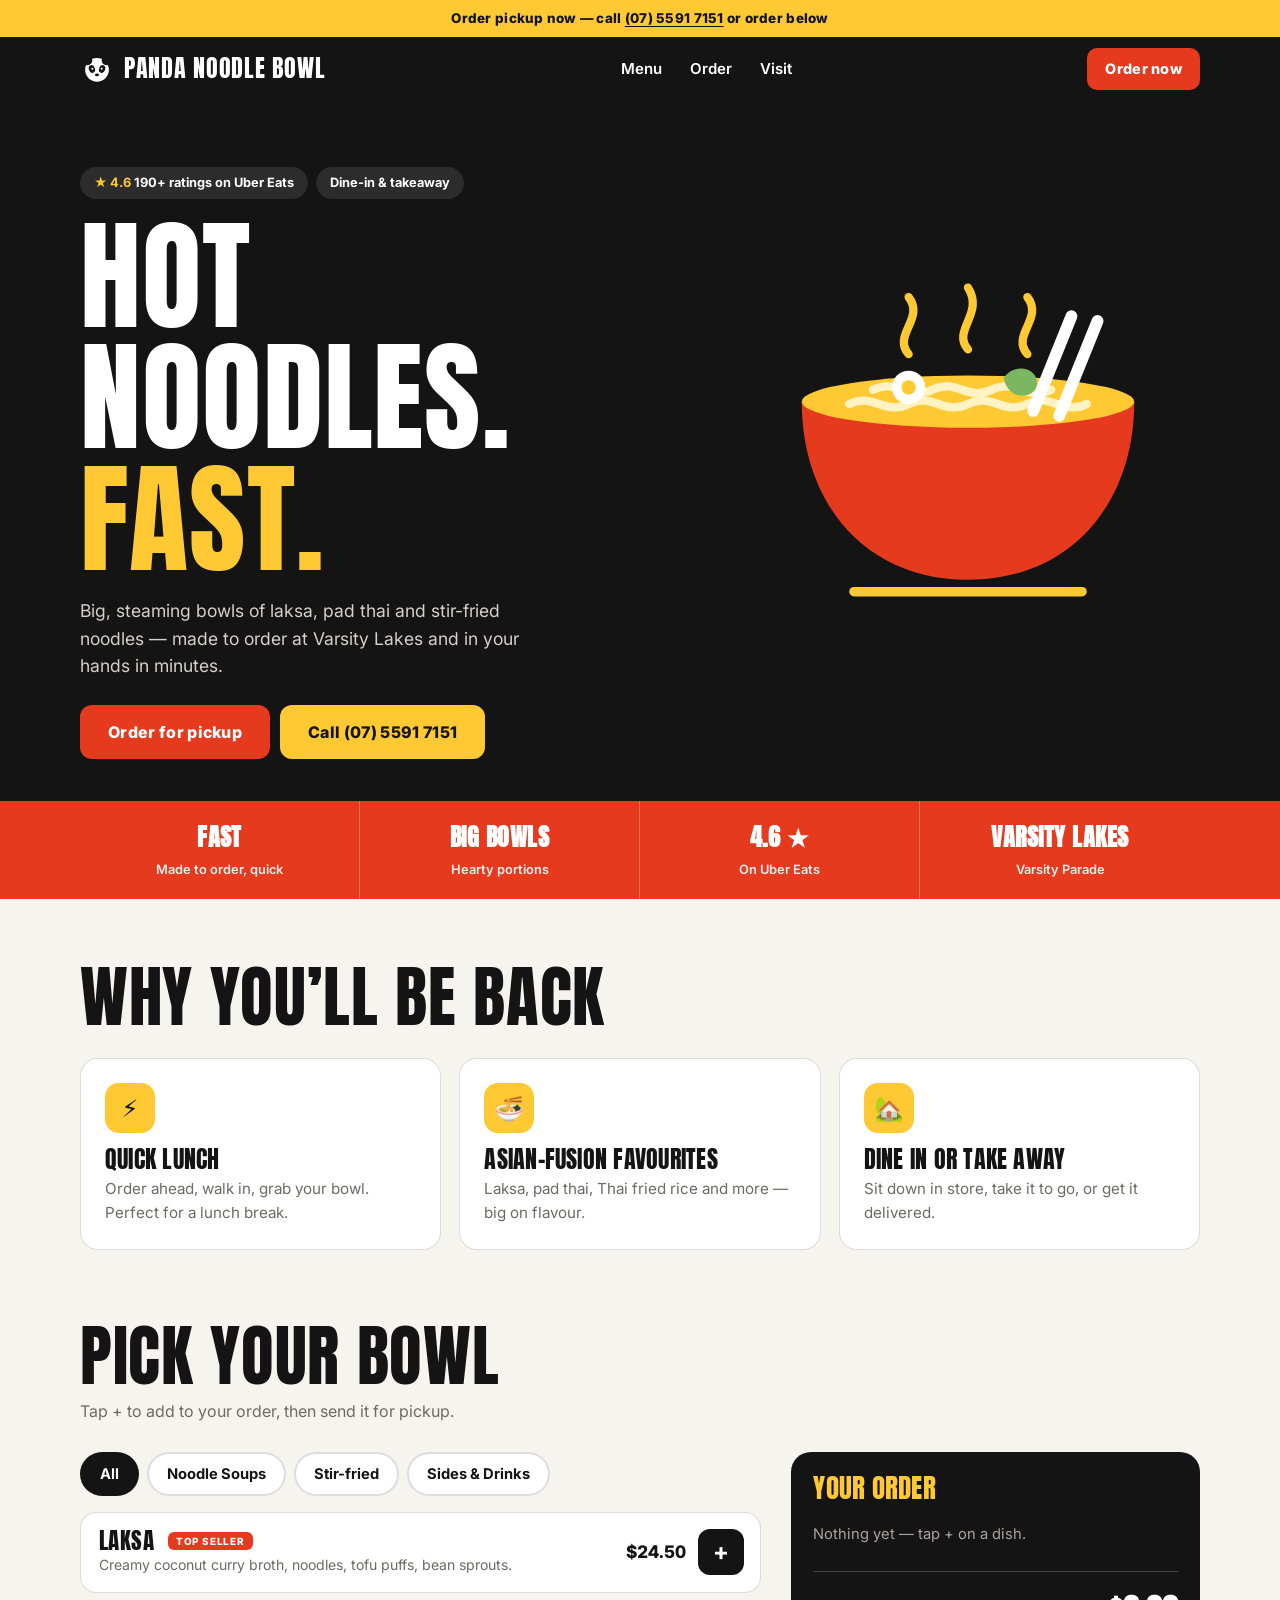
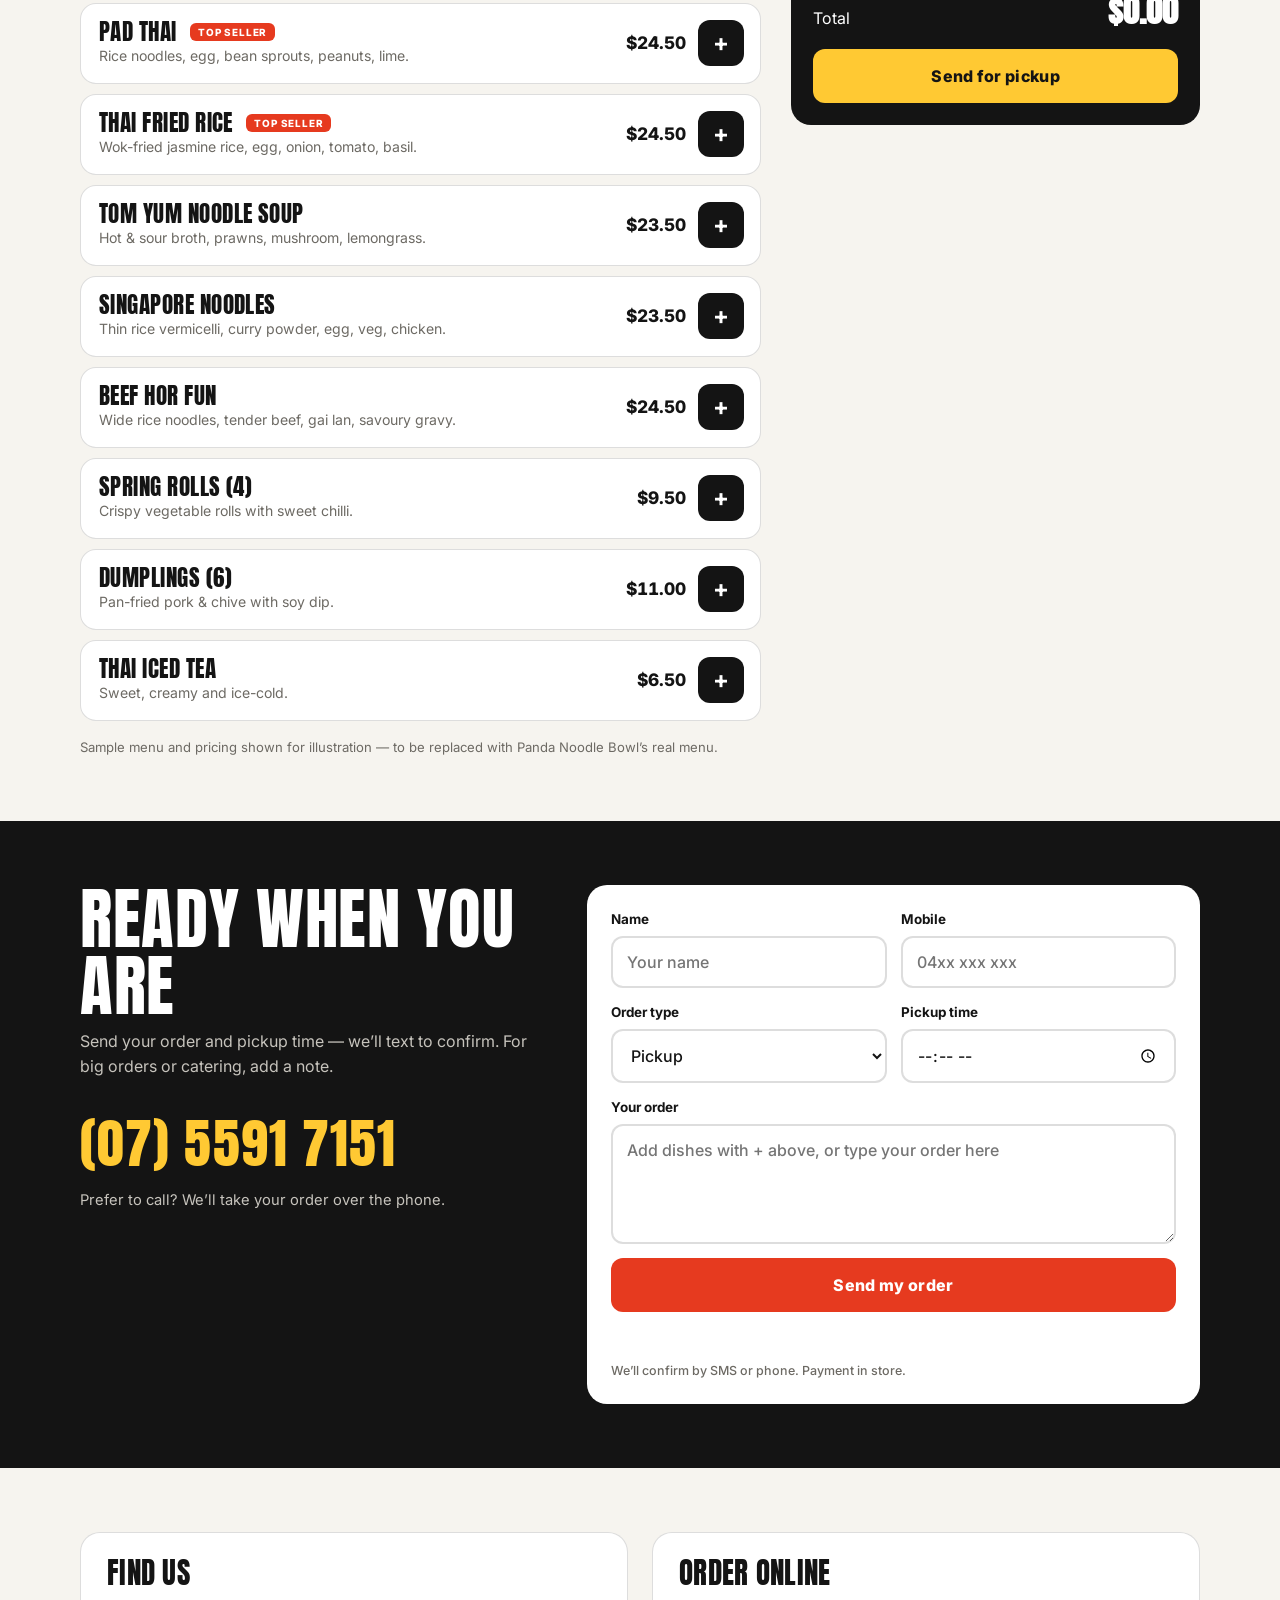
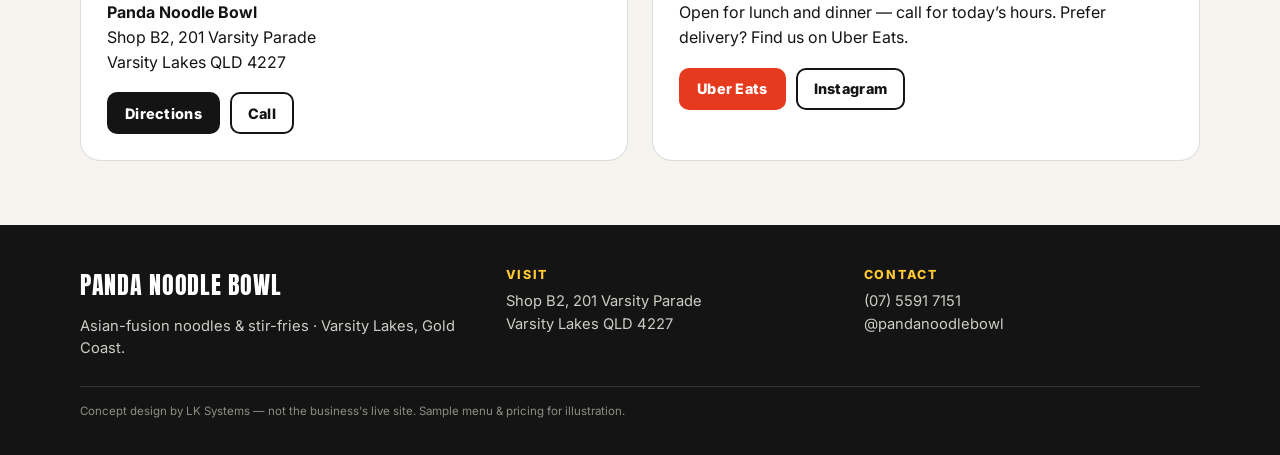
<file: panda-noodle-bowl/index.html>
<!doctype html>
<html lang="en-AU">
<head>
<meta charset="utf-8">
<meta name="viewport" content="width=device-width, initial-scale=1, viewport-fit=cover">
<title>Panda Noodle Bowl &mdash; Hot Noodles, Fast. Varsity Lakes</title>
<meta name="description" content="Big, steaming bowls of laksa, pad thai and stir-fried noodles at Varsity Lakes. Order pickup in under a minute.">
<meta name="theme-color" content="#141414">
<link rel="preconnect" href="https://fonts.googleapis.com">
<link rel="preconnect" href="https://fonts.gstatic.com" crossorigin>
<link rel="stylesheet" href="https://fonts.googleapis.com/css2?family=Anton&family=Inter:wght@400;500;600;700;800&display=swap">
<style>
  :root{
    --black:#141414;
    --char:#1f1f1f;
    --white:#ffffff;
    --off:#f6f4ef;
    --chilli:#e63a1f;
    --chilli-d:#c32d15;
    --noodle:#ffc933;
    --muted:#6d6a64;
    --line:rgba(20,20,20,.14);
    --display:"Anton","Impact","Haettenschweiler","Arial Narrow Bold",sans-serif;
    --body:"Inter",system-ui,-apple-system,"Segoe UI",Roboto,sans-serif;
  }
  *,*::before,*::after{box-sizing:border-box;}
  html{scroll-behavior:smooth;scroll-padding-top:110px;}
  body{margin:0;background:var(--off);color:var(--black);font-family:var(--body);font-size:1rem;line-height:1.55;-webkit-font-smoothing:antialiased;}
  svg{max-width:100%;display:block;}
  a{color:inherit;text-decoration:none;}
  h1,h2,h3{font-family:var(--display);font-weight:400;text-transform:uppercase;letter-spacing:.01em;margin:0;line-height:1;}
  p{margin:0;}
  .wrap{width:min(1120px,100% - 32px);margin-inline:auto;}
  .skip{position:absolute;left:-999px;top:8px;background:var(--black);color:#fff;padding:8px 14px;z-index:100;}
  .skip:focus{left:8px;}
  :focus-visible{outline:3px solid var(--noodle);outline-offset:3px;}

  .btn{display:inline-flex;align-items:center;justify-content:center;gap:10px;min-height:54px;padding:0 28px;border:0;border-radius:12px;background:var(--chilli);color:#fff;font:800 1rem var(--body);letter-spacing:.02em;cursor:pointer;transition:background .15s,transform .15s;}
  .btn:hover{background:var(--chilli-d);}
  .btn:active{transform:scale(.98);}
  .btn.yellow{background:var(--noodle);color:var(--black);}
  .btn.yellow:hover{background:#ffd75e;}
  .btn.dark{background:var(--black);}
  .btn.line{background:transparent;color:var(--black);box-shadow:inset 0 0 0 2px var(--black);}
  .btn.line:hover{background:var(--black);color:#fff;}
  .btn.sm{min-height:42px;padding:0 18px;font-size:.9rem;border-radius:10px;}
  .btn.block{width:100%;}

  /* top ticker + header */
  .ticker{background:var(--noodle);color:var(--black);font-weight:800;font-size:.84rem;text-align:center;padding:8px 12px;letter-spacing:.02em;}
  .ticker a{text-decoration:underline;text-underline-offset:3px;}
  .site-header{position:sticky;top:0;z-index:50;background:var(--black);color:#fff;}
  .nav{display:flex;align-items:center;justify-content:space-between;height:64px;gap:12px;}
  .brand{display:flex;align-items:center;gap:10px;font-family:var(--display);font-size:1.5rem;text-transform:uppercase;letter-spacing:.03em;}
  .brand{white-space:nowrap;}
  .brand svg{width:34px;height:34px;flex:none;}
  .btn{white-space:nowrap;}
  @media(max-width:420px){.nav{gap:8px;}.brand{font-size:.98rem;gap:7px;letter-spacing:0;}.brand svg{width:28px;height:28px;}.nav .btn.sm{padding:0 14px;font-size:.84rem;}.ticker{font-size:.76rem;}}
  .nav ul{display:none;list-style:none;margin:0;padding:0;gap:28px;font-weight:600;font-size:.94rem;}
  .nav ul a:hover{color:var(--noodle);}
  @media(min-width:860px){.nav ul{display:flex;}}

  /* hero */
  .hero{background:var(--black);color:#fff;padding:34px 0 0;overflow:hidden;position:relative;}
  .hero-grid{display:grid;gap:26px;align-items:center;padding-bottom:36px;}
  @media(min-width:900px){.hero{padding-top:66px;}.hero-grid{grid-template-columns:1.15fr .85fr;gap:30px;}}
  .badge-row{display:flex;flex-wrap:wrap;gap:8px;margin-bottom:16px;}
  .badge{background:rgba(255,255,255,.1);border-radius:999px;padding:6px 14px;font-size:.8rem;font-weight:700;}
  .badge b{color:var(--noodle);}
  .hero h1{font-size:clamp(3.4rem,15vw,7.6rem);color:#fff;}
  .hero h1 span{color:var(--noodle);}
  .hero .lead{margin:18px 0 26px;font-size:1.1rem;color:#d4d1ca;max-width:44ch;}
  .cta-row{display:grid;gap:10px;}
  @media(min-width:520px){.cta-row{grid-template-columns:auto auto;justify-content:start;}}
  .hero-art{position:relative;justify-self:center;width:min(380px,84vw);padding-bottom:28px;}
  .steam{animation:steam 3s ease-in-out infinite;transform-origin:center bottom;}
  .steam:nth-child(2){animation-delay:.6s}.steam:nth-child(3){animation-delay:1.2s}
  @keyframes steam{0%{opacity:0;transform:translateY(8px)}50%{opacity:.9}100%{opacity:0;transform:translateY(-14px)}}

  /* trust strip */
  .strip{background:var(--chilli);color:#fff;}
  .strip-grid{display:grid;grid-template-columns:1fr 1fr;gap:0;}
  @media(min-width:760px){.strip-grid{grid-template-columns:repeat(4,1fr);}}
  .strip-item{padding:18px 8px;text-align:center;border-right:1px solid rgba(255,255,255,.25);}
  .strip-item:nth-child(even){border-right:0;}
  @media(min-width:760px){.strip-item:nth-child(even){border-right:1px solid rgba(255,255,255,.25);}.strip-item:last-child{border-right:0;}}
  .strip-item b{display:block;font-family:var(--display);font-size:1.5rem;letter-spacing:.02em;text-transform:uppercase;}
  .strip-item span{font-size:.8rem;font-weight:600;opacity:.92;}

  section{padding:64px 0;}
  .sec-head{margin-bottom:28px;}
  .sec-head h2{font-size:clamp(2.4rem,8vw,4.2rem);}
  .sec-head p{margin-top:10px;color:var(--muted);max-width:52ch;}
  .dark{background:var(--black);color:#fff;}
  .dark .sec-head p{color:#c6c3bc;}

  /* why */
  .why{display:grid;gap:14px;}
  @media(min-width:760px){.why{grid-template-columns:repeat(3,1fr);gap:18px;}}
  .why-card{background:#fff;border-radius:18px;padding:24px;border:1px solid var(--line);}
  .why-card .ic{width:50px;height:50px;border-radius:14px;background:var(--noodle);display:grid;place-items:center;font-size:1.5rem;margin-bottom:14px;}
  .why-card h3{font-size:1.5rem;margin-bottom:6px;}
  .why-card p{color:var(--muted);font-size:.95rem;}

  /* menu + cart */
  .menu-layout{display:grid;gap:22px;}
  @media(min-width:960px){.menu-layout{grid-template-columns:1.5fr .9fr;gap:30px;align-items:start;}}
  .cats{display:flex;gap:8px;overflow-x:auto;padding-bottom:10px;margin-bottom:6px;scrollbar-width:none;}
  .cats::-webkit-scrollbar{display:none;}
  .cat{flex:none;border:0;border-radius:999px;padding:11px 20px;background:#fff;color:var(--black);font:700 .92rem var(--body);cursor:pointer;box-shadow:inset 0 0 0 2px var(--line);min-height:44px;}
  .cat[aria-pressed="true"]{background:var(--black);color:#fff;box-shadow:none;}
  .items{display:grid;gap:10px;}
  .item{display:grid;grid-template-columns:1fr auto;gap:2px 14px;align-items:center;background:#fff;border-radius:16px;padding:16px 16px 16px 18px;border:1px solid var(--line);}
  .item[hidden]{display:none;}
  .item h3{font-size:1.45rem;letter-spacing:.02em;}
  .item p{grid-column:1;color:var(--muted);font-size:.88rem;}
  .item .right{grid-row:1/3;grid-column:2;display:flex;align-items:center;gap:12px;}
  .price{font-weight:800;font-size:1.08rem;font-variant-numeric:tabular-nums;}
  .add{width:46px;height:46px;border:0;border-radius:12px;background:var(--black);color:#fff;font:700 1.5rem/1 var(--body);cursor:pointer;display:grid;place-items:center;transition:background .15s,transform .1s;}
  .add:hover{background:var(--chilli);}
  .add:active{transform:scale(.92);}
  .hot{display:inline-block;margin-left:8px;vertical-align:middle;background:var(--chilli);color:#fff;font:800 .62rem var(--body);letter-spacing:.08em;padding:3px 8px;border-radius:6px;text-transform:uppercase;}
  .menu-note{margin-top:16px;font-size:.82rem;color:var(--muted);}

  .cart{background:var(--black);color:#fff;border-radius:20px;padding:22px;position:sticky;top:84px;}
  .cart h3{font-size:1.7rem;color:var(--noodle);margin-bottom:12px;}
  .cart ul{list-style:none;margin:0;padding:0;display:grid;gap:10px;min-height:44px;}
  .cart li{display:grid;grid-template-columns:1fr auto auto;gap:10px;align-items:center;font-size:.95rem;}
  .cart .q{display:inline-flex;align-items:center;gap:6px;}
  .cart .q button{width:28px;height:28px;border:0;border-radius:8px;background:rgba(255,255,255,.16);color:#fff;font-weight:800;cursor:pointer;}
  .cart .empty{color:#a8a59e;font-size:.92rem;}
  .cart .total{display:flex;justify-content:space-between;align-items:baseline;border-top:1px solid rgba(255,255,255,.2);margin:14px 0;padding-top:14px;}
  .cart .total b{font-family:var(--display);font-size:2rem;}

  /* order form */
  .order{display:grid;gap:26px;}
  @media(min-width:900px){.order{grid-template-columns:.85fr 1.15fr;gap:54px;align-items:start;}}
  .big-call{display:inline-block;margin:22px 0 4px;font-family:var(--display);font-size:clamp(2.2rem,8vw,3.4rem);color:var(--noodle);letter-spacing:.02em;}
  form.card{background:#fff;color:var(--black);border-radius:20px;padding:24px;display:grid;gap:14px;}
  @media(max-width:520px){form.card{padding:18px;}}
  .row{display:grid;gap:14px;}
  @media(min-width:560px){.row.two{grid-template-columns:1fr 1fr;}}
  label{display:grid;gap:6px;font-size:.84rem;font-weight:700;}
  input,select,textarea{font:500 1rem var(--body);padding:14px;border:2px solid var(--line);border-radius:12px;background:#fff;color:var(--black);width:100%;min-height:50px;}
  input:focus,select:focus,textarea:focus{outline:none;border-color:var(--chilli);box-shadow:0 0 0 4px rgba(230,58,31,.18);}
  textarea{min-height:120px;resize:vertical;}
  .hp{position:absolute;left:-9999px;}
  .form-note{min-height:1.4em;font-weight:700;font-size:.92rem;}
  .form-note.ok{color:#1c7a3d;}
  .form-note.err{color:var(--chilli-d);}
  .fine{font-size:.78rem;color:var(--muted);font-weight:500;}

  /* visit */
  .visit{display:grid;gap:18px;}
  @media(min-width:820px){.visit{grid-template-columns:1fr 1fr;gap:24px;}}
  .info{background:#fff;border-radius:20px;padding:26px;border:1px solid var(--line);}
  .info h3{font-size:1.8rem;margin-bottom:12px;}
  address{font-style:normal;}
  .links{display:flex;gap:10px;flex-wrap:wrap;margin-top:18px;}

  footer{background:var(--black);color:#cfccc5;padding:42px 0 100px;font-size:.92rem;}
  @media(min-width:860px){footer{padding-bottom:34px;}}
  .foot{display:grid;gap:22px;}
  @media(min-width:760px){.foot{grid-template-columns:1.2fr 1fr 1fr;}}
  footer .brand{color:#fff;margin-bottom:10px;}
  footer h4{margin:0 0 8px;color:var(--noodle);font:800 .78rem var(--body);letter-spacing:.14em;text-transform:uppercase;}
  footer a:hover{color:#fff;}
  .disclaimer{margin-top:26px;padding-top:16px;border-top:1px solid rgba(255,255,255,.14);font-size:.72rem;color:#8f8c85;}

  /* sticky mobile order bar */
  .order-bar{position:fixed;left:0;right:0;bottom:0;z-index:60;display:grid;grid-template-columns:1fr 1fr;gap:8px;padding:10px 12px calc(10px + env(safe-area-inset-bottom,0px));background:var(--black);border-top:2px solid var(--noodle);}
  .order-bar a{min-height:50px;border-radius:12px;display:flex;align-items:center;justify-content:center;font-weight:800;font-size:.98rem;}
  .order-bar .go{background:var(--chilli);color:#fff;}
  .order-bar .call{background:var(--noodle);color:var(--black);}
  @media(min-width:860px){.order-bar{display:none;}}
  .reveal{opacity:0;transform:translateY(12px);transition:opacity .5s ease,transform .5s ease;}
  .reveal.in{opacity:1;transform:none;}
  @media(prefers-reduced-motion:reduce){html{scroll-behavior:auto}.steam{animation:none;opacity:.6}.reveal{opacity:1;transform:none;transition:none;}.btn,.add{transition:none;}}
</style>
</head>
<body>
<a class="skip" href="#main">Skip to content</a>

<div class="ticker">Order pickup now &mdash; call <a href="tel:0755917151">(07) 5591 7151</a> or order below</div>
<header class="site-header">
  <div class="wrap nav">
    <a class="brand" href="#top" aria-label="Panda Noodle Bowl home">
      <svg viewBox="0 0 40 40" aria-hidden="true"><circle cx="20" cy="21" r="14" fill="#fff"/><circle cx="9" cy="10" r="5.5" fill="#141414"/><circle cx="31" cy="10" r="5.5" fill="#141414"/><ellipse cx="14" cy="20" rx="3.6" ry="4.6" fill="#141414" transform="rotate(-20 14 20)"/><ellipse cx="26" cy="20" rx="3.6" ry="4.6" fill="#141414" transform="rotate(20 26 20)"/><circle cx="14.5" cy="19.6" r="1.2" fill="#fff"/><circle cx="25.5" cy="19.6" r="1.2" fill="#fff"/><ellipse cx="20" cy="27" rx="2.4" ry="1.6" fill="#141414"/></svg>
      Panda Noodle Bowl
    </a>
    <nav aria-label="Primary">
      <ul>
        <li><a href="#menu">Menu</a></li>
        <li><a href="#order">Order</a></li>
        <li><a href="#visit">Visit</a></li>
      </ul>
    </nav>
    <a class="btn sm" href="#menu">Order now</a>
  </div>
</header>

<main id="main">
  <!-- HERO -->
  <section class="hero" id="top" style="padding-bottom:0">
    <div class="wrap hero-grid">
      <div>
        <div class="badge-row">
          <span class="badge"><b>&#9733; 4.6</b> 190+ ratings on Uber Eats</span>
          <span class="badge">Dine-in &amp; takeaway</span>
        </div>
        <h1>Hot noodles.<br><span>Fast.</span></h1>
        <p class="lead">Big, steaming bowls of laksa, pad thai and stir-fried noodles &mdash; made to order at Varsity Lakes and in your hands in minutes.</p>
        <div class="cta-row">
          <a class="btn" href="#menu">Order for pickup</a>
          <a class="btn yellow" href="tel:0755917151">Call (07) 5591 7151</a>
        </div>
      </div>
      <div class="hero-art" aria-hidden="true">
        <svg viewBox="0 0 320 300">
          <g fill="none" stroke="#ffc933" stroke-width="7" stroke-linecap="round">
            <path class="steam" d="M110 70c-14-16 14-30 0-48"/>
            <path class="steam" d="M160 66c-14-16 14-30 0-52"/>
            <path class="steam" d="M210 70c-14-16 14-30 0-48"/>
          </g>
          <path d="M20 110h280c0 84-52 150-140 150S20 194 20 110z" fill="#e63a1f"/>
          <path d="M20 110h280" stroke="#141414" stroke-width="0"/>
          <ellipse cx="160" cy="110" rx="140" ry="22" fill="#ffc933"/>
          <g fill="none" stroke="#fff3c4" stroke-width="7" stroke-linecap="round">
            <path d="M60 112c20-10 30 10 50 0s30 10 50 0 30 10 50 0 30 10 50 0"/>
            <path d="M80 100c20-10 30 10 50 0s30 10 50 0 30 10 50 0"/>
          </g>
          <circle cx="110" cy="98" r="14" fill="#fff"/><circle cx="110" cy="98" r="6" fill="#ffc933"/>
          <path d="M190 90c10-14 30-8 28 6-2 12-24 14-28-6z" fill="#7bb661"/>
          <rect x="226" y="30" width="10" height="96" rx="5" fill="#fff" transform="rotate(22 231 78)"/>
          <rect x="248" y="34" width="10" height="96" rx="5" fill="#fff" transform="rotate(22 253 82)"/>
          <path d="M64 270h192" stroke="#ffc933" stroke-width="8" stroke-linecap="round"/>
        </svg>
      </div>
    </div>
    <div class="strip" style="margin-top:6px">
      <div class="wrap strip-grid">
        <div class="strip-item"><b>Fast</b><span>Made to order, quick</span></div>
        <div class="strip-item"><b>Big bowls</b><span>Hearty portions</span></div>
        <div class="strip-item"><b>4.6 &#9733;</b><span>On Uber Eats</span></div>
        <div class="strip-item"><b>Varsity Lakes</b><span>Varsity Parade</span></div>
      </div>
    </div>
  </section>

  <!-- WHY -->
  <section>
    <div class="wrap">
      <div class="sec-head reveal"><h2>Why you&rsquo;ll be back</h2></div>
      <div class="why">
        <div class="why-card reveal"><div class="ic" aria-hidden="true">&#9889;</div><h3>Quick lunch</h3><p>Order ahead, walk in, grab your bowl. Perfect for a lunch break.</p></div>
        <div class="why-card reveal"><div class="ic" aria-hidden="true">&#127836;</div><h3>Asian-fusion favourites</h3><p>Laksa, pad thai, Thai fried rice and more &mdash; big on flavour.</p></div>
        <div class="why-card reveal"><div class="ic" aria-hidden="true">&#127969;</div><h3>Dine in or take away</h3><p>Sit down in store, take it to go, or get it delivered.</p></div>
      </div>
    </div>
  </section>

  <!-- MENU + CART -->
  <section id="menu" style="padding-top:8px">
    <div class="wrap">
      <div class="sec-head reveal">
        <h2>Pick your bowl</h2>
        <p>Tap + to add to your order, then send it for pickup.</p>
      </div>
      <div class="menu-layout">
        <div>
          <div class="cats" role="group" aria-label="Menu categories">
            <button class="cat" type="button" data-cat="all" aria-pressed="true">All</button>
            <button class="cat" type="button" data-cat="soup" aria-pressed="false">Noodle Soups</button>
            <button class="cat" type="button" data-cat="stir" aria-pressed="false">Stir-fried</button>
            <button class="cat" type="button" data-cat="side" aria-pressed="false">Sides &amp; Drinks</button>
          </div>
          <div class="items" id="items">
            <article class="item" data-cat="soup" data-name="Laksa" data-price="24.50"><h3>Laksa <span class="hot">Top seller</span></h3><p>Creamy coconut curry broth, noodles, tofu puffs, bean sprouts.</p><div class="right"><span class="price">$24.50</span><button class="add" type="button" aria-label="Add Laksa">+</button></div></article>
            <article class="item" data-cat="stir" data-name="Pad Thai" data-price="24.50"><h3>Pad Thai <span class="hot">Top seller</span></h3><p>Rice noodles, egg, bean sprouts, peanuts, lime.</p><div class="right"><span class="price">$24.50</span><button class="add" type="button" aria-label="Add Pad Thai">+</button></div></article>
            <article class="item" data-cat="stir" data-name="Thai Fried Rice" data-price="24.50"><h3>Thai Fried Rice <span class="hot">Top seller</span></h3><p>Wok-fried jasmine rice, egg, onion, tomato, basil.</p><div class="right"><span class="price">$24.50</span><button class="add" type="button" aria-label="Add Thai Fried Rice">+</button></div></article>
            <article class="item" data-cat="soup" data-name="Tom Yum Noodle Soup" data-price="23.50"><h3>Tom Yum Noodle Soup</h3><p>Hot &amp; sour broth, prawns, mushroom, lemongrass.</p><div class="right"><span class="price">$23.50</span><button class="add" type="button" aria-label="Add Tom Yum Noodle Soup">+</button></div></article>
            <article class="item" data-cat="stir" data-name="Singapore Noodles" data-price="23.50"><h3>Singapore Noodles</h3><p>Thin rice vermicelli, curry powder, egg, veg, chicken.</p><div class="right"><span class="price">$23.50</span><button class="add" type="button" aria-label="Add Singapore Noodles">+</button></div></article>
            <article class="item" data-cat="stir" data-name="Beef Hor Fun" data-price="24.50"><h3>Beef Hor Fun</h3><p>Wide rice noodles, tender beef, gai lan, savoury gravy.</p><div class="right"><span class="price">$24.50</span><button class="add" type="button" aria-label="Add Beef Hor Fun">+</button></div></article>
            <article class="item" data-cat="side" data-name="Spring Rolls (4)" data-price="9.50"><h3>Spring Rolls (4)</h3><p>Crispy vegetable rolls with sweet chilli.</p><div class="right"><span class="price">$9.50</span><button class="add" type="button" aria-label="Add Spring Rolls">+</button></div></article>
            <article class="item" data-cat="side" data-name="Dumplings (6)" data-price="11.00"><h3>Dumplings (6)</h3><p>Pan-fried pork &amp; chive with soy dip.</p><div class="right"><span class="price">$11.00</span><button class="add" type="button" aria-label="Add Dumplings">+</button></div></article>
            <article class="item" data-cat="side" data-name="Thai Iced Tea" data-price="6.50"><h3>Thai Iced Tea</h3><p>Sweet, creamy and ice-cold.</p><div class="right"><span class="price">$6.50</span><button class="add" type="button" aria-label="Add Thai Iced Tea">+</button></div></article>
          </div>
          <p class="menu-note">Sample menu and pricing shown for illustration &mdash; to be replaced with Panda Noodle Bowl&rsquo;s real menu.</p>
        </div>

        <aside class="cart" aria-label="Your order">
          <h3>Your order</h3>
          <ul id="cart-list"><li class="empty">Nothing yet &mdash; tap + on a dish.</li></ul>
          <div class="total"><span>Total</span><b id="cart-total">$0.00</b></div>
          <a class="btn yellow block" href="#order" id="checkout">Send for pickup</a>
        </aside>
      </div>
    </div>
  </section>

  <!-- ORDER FORM -->
  <section class="dark" id="order">
    <div class="wrap order">
      <div class="reveal">
        <div class="sec-head" style="margin-bottom:0">
          <h2>Ready when you are</h2>
          <p>Send your order and pickup time &mdash; we&rsquo;ll text to confirm. For big orders or catering, add a note.</p>
        </div>
        <a class="big-call" href="tel:0755917151">(07) 5591 7151</a>
        <p style="color:#c6c3bc;font-size:.92rem">Prefer to call? We&rsquo;ll take your order over the phone.</p>
      </div>
      <form class="card reveal" id="inquiry" name="panda-noodle-order" method="POST" data-netlify="true" netlify-honeypot="bot-field">
        <input type="hidden" name="form-name" value="panda-noodle-order">
        <p class="hp"><label>Don&rsquo;t fill this out: <input name="bot-field" tabindex="-1" autocomplete="off"></label></p>
        <div class="row two">
          <label>Name<input name="name" type="text" required autocomplete="name" placeholder="Your name"></label>
          <label>Mobile<input name="phone" type="tel" required autocomplete="tel" inputmode="tel" placeholder="04xx xxx xxx"></label>
        </div>
        <div class="row two">
          <label>Order type
            <select name="type"><option>Pickup</option><option>Large / catering order</option></select>
          </label>
          <label>Pickup time<input name="time" type="time" required></label>
        </div>
        <label>Your order<textarea name="order" id="order-text" required placeholder="Add dishes with + above, or type your order here"></textarea></label>
        <button class="btn" type="submit">Send my order</button>
        <p class="form-note" id="form-note" role="status" aria-live="polite"></p>
        <p class="fine">We&rsquo;ll confirm by SMS or phone. Payment in store.</p>
      </form>
    </div>
  </section>

  <!-- VISIT -->
  <section id="visit">
    <div class="wrap visit">
      <div class="info reveal">
        <h3>Find us</h3>
        <address><strong>Panda Noodle Bowl</strong><br>Shop B2, 201 Varsity Parade<br>Varsity Lakes QLD 4227</address>
        <div class="links">
          <a class="btn sm dark" href="https://www.google.com/maps/search/?api=1&amp;query=Panda+Noodle+Bowl+201+Varsity+Parade+Varsity+Lakes" target="_blank" rel="noopener">Directions</a>
          <a class="btn sm line" href="tel:0755917151">Call</a>
        </div>
      </div>
      <div class="info reveal">
        <h3>Order online</h3>
        <p>Open for lunch and dinner &mdash; call for today&rsquo;s hours. Prefer delivery? Find us on Uber Eats.</p>
        <div class="links">
          <a class="btn sm" href="https://www.ubereats.com/au/store/panda-noodle-bowl/-Q9Oh2sJSHahW7j7UuLx8Q" target="_blank" rel="noopener">Uber Eats</a>
          <a class="btn sm line" href="https://www.instagram.com/pandanoodlebowl/" target="_blank" rel="noopener">Instagram</a>
        </div>
      </div>
    </div>
  </section>
</main>

<footer>
  <div class="wrap">
    <div class="foot">
      <div><a class="brand" href="#top">Panda Noodle Bowl</a><p>Asian-fusion noodles &amp; stir-fries &middot; Varsity Lakes, Gold Coast.</p></div>
      <div><h4>Visit</h4><address>Shop B2, 201 Varsity Parade<br>Varsity Lakes QLD 4227</address></div>
      <div><h4>Contact</h4><a href="tel:0755917151">(07) 5591 7151</a><br><a href="https://www.instagram.com/pandanoodlebowl/" target="_blank" rel="noopener">@pandanoodlebowl</a></div>
    </div>
    <p class="disclaimer">Concept design by LK Systems &mdash; not the business's live site. Sample menu &amp; pricing for illustration.</p>
  </div>
</footer>

<nav class="order-bar" aria-label="Quick actions">
  <a class="go" href="#menu">Order now</a>
  <a class="call" href="tel:0755917151">Call</a>
</nav>

<script>
(function(){
  /* category filter */
  var cats=document.querySelectorAll('.cat'),items=document.querySelectorAll('#items .item');
  cats.forEach(function(c){c.addEventListener('click',function(){
    cats.forEach(function(x){x.setAttribute('aria-pressed',x===c);});
    var f=c.getAttribute('data-cat');
    items.forEach(function(i){i.hidden=!(f==='all'||i.getAttribute('data-cat')===f);});
  });});

  /* cart */
  var cart={},list=document.getElementById('cart-list'),totalEl=document.getElementById('cart-total'),orderText=document.getElementById('order-text');
  function money(n){return '$'+n.toFixed(2);}
  function render(){
    var names=Object.keys(cart),total=0,lines=[];
    list.innerHTML='';
    if(!names.length){var li=document.createElement('li');li.className='empty';li.textContent='Nothing yet — tap + on a dish.';list.appendChild(li);}
    names.forEach(function(n){
      var it=cart[n],sub=it.qty*it.price;total+=sub;lines.push(it.qty+' x '+n);
      var li=document.createElement('li');
      var s=document.createElement('span');s.textContent=n;
      var q=document.createElement('span');q.className='q';
      var m=document.createElement('button');m.type='button';m.textContent='−';m.setAttribute('aria-label','Remove one '+n);
      var c=document.createElement('span');c.textContent=it.qty;
      var p=document.createElement('button');p.type='button';p.textContent='+';p.setAttribute('aria-label','Add one '+n);
      m.onclick=function(){it.qty--;if(it.qty<=0)delete cart[n];render();};
      p.onclick=function(){it.qty++;render();};
      q.appendChild(m);q.appendChild(c);q.appendChild(p);
      var pr=document.createElement('span');pr.textContent=money(sub);
      li.appendChild(s);li.appendChild(q);li.appendChild(pr);list.appendChild(li);
    });
    totalEl.textContent=money(total);
    orderText.value=lines.length?lines.join('\n')+'\nTotal: '+money(total):'';
  }
  document.querySelectorAll('.add').forEach(function(b){b.addEventListener('click',function(){
    var a=b.closest('.item'),n=a.getAttribute('data-name'),p=parseFloat(a.getAttribute('data-price'));
    if(cart[n])cart[n].qty++;else cart[n]={qty:1,price:p};
    render();
  });});

  /* form */
  var form=document.getElementById('inquiry'),note=document.getElementById('form-note');
  form.addEventListener('submit',function(e){
    e.preventDefault();
    var btn=form.querySelector('button[type=submit]');btn.disabled=true;note.className='form-note';note.textContent='Sending…';
    fetch('/',{method:'POST',headers:{'Content-Type':'application/x-www-form-urlencoded'},body:new URLSearchParams(new FormData(form)).toString()})
      .then(function(r){if(!r.ok)throw new Error('x');form.reset();cart={};render();note.className='form-note ok';note.textContent='Order sent! We’ll text you to confirm.';})
      .catch(function(){note.className='form-note err';note.textContent='Preview mode: this form submits once the site is deployed on Netlify.';})
      .then(function(){btn.disabled=false;});
  });

  var els=document.querySelectorAll('.reveal');
  if('IntersectionObserver' in window){
    var io=new IntersectionObserver(function(es){es.forEach(function(en){if(en.isIntersecting){en.target.classList.add('in');io.unobserve(en.target);}});},{threshold:.1});
    els.forEach(function(el){io.observe(el);});
  }else{els.forEach(function(el){el.classList.add('in');});}
})();
</script>
</body>
</html>
</file>
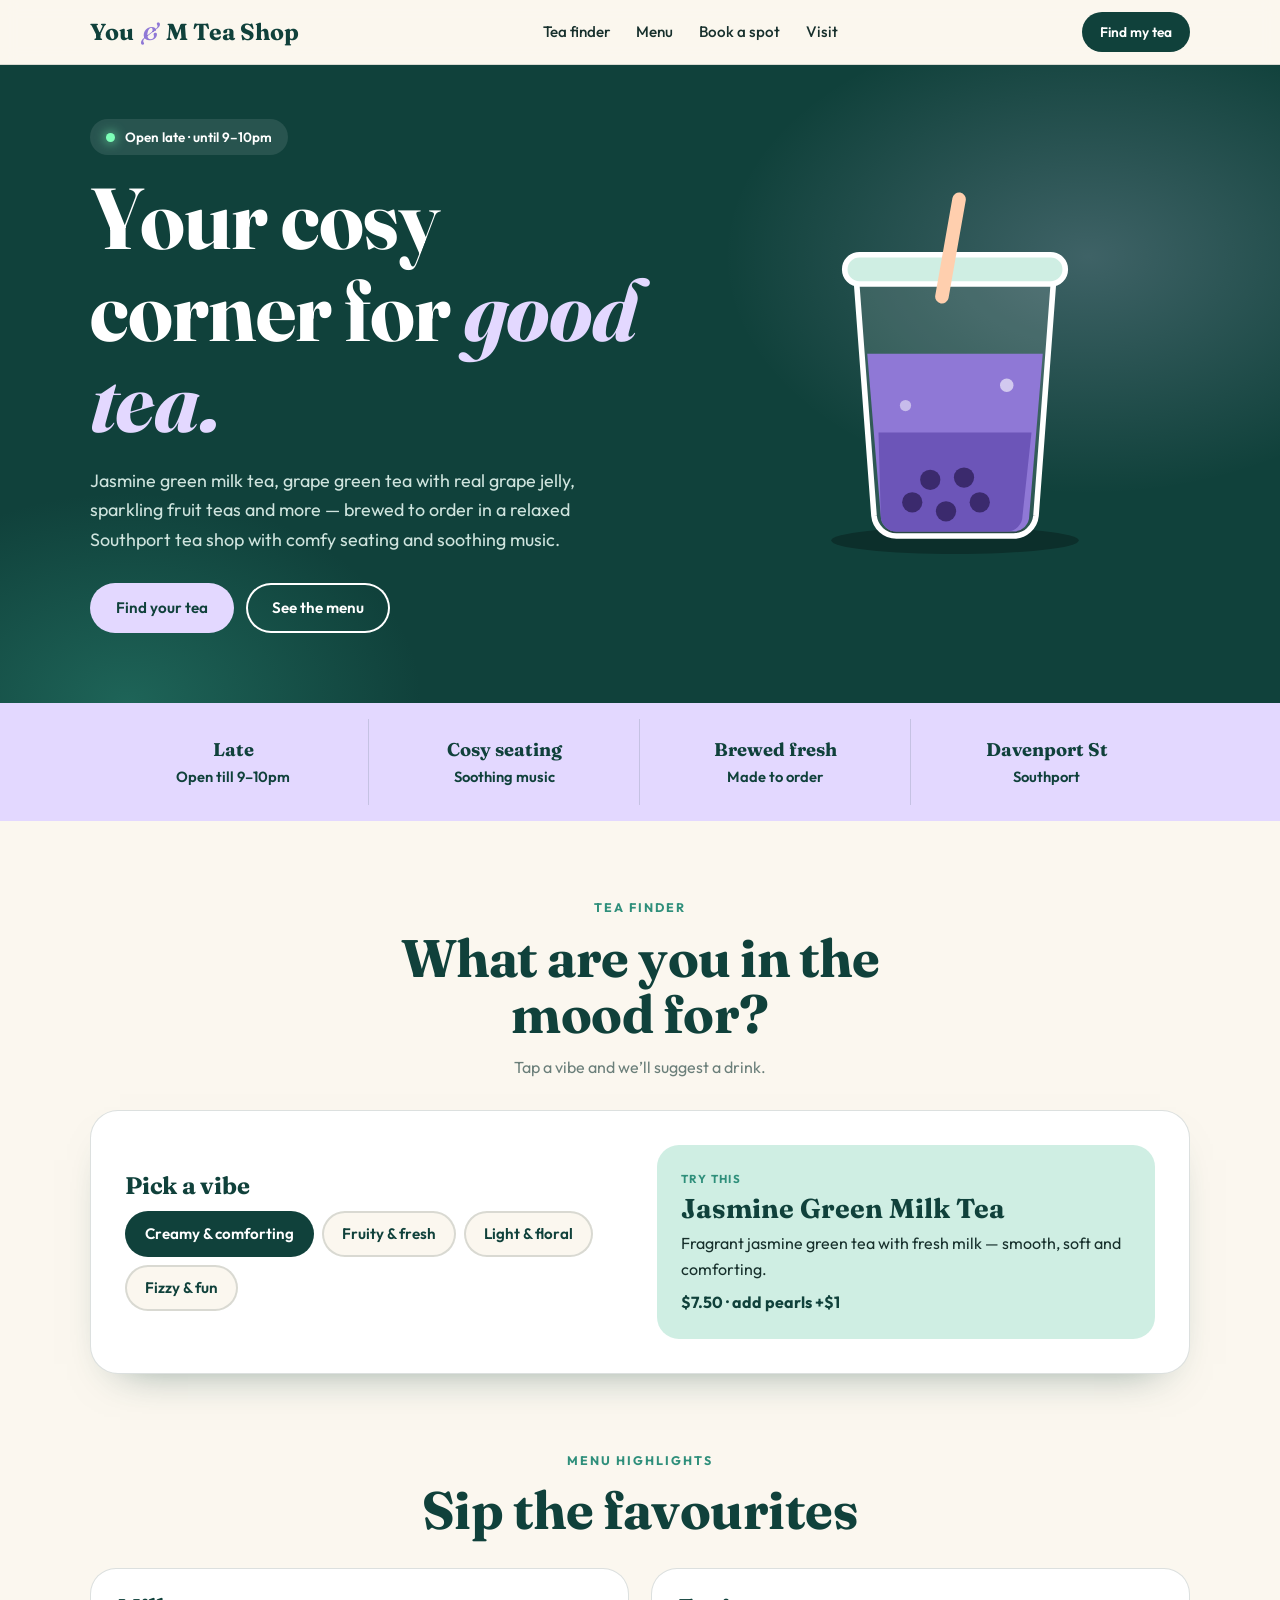
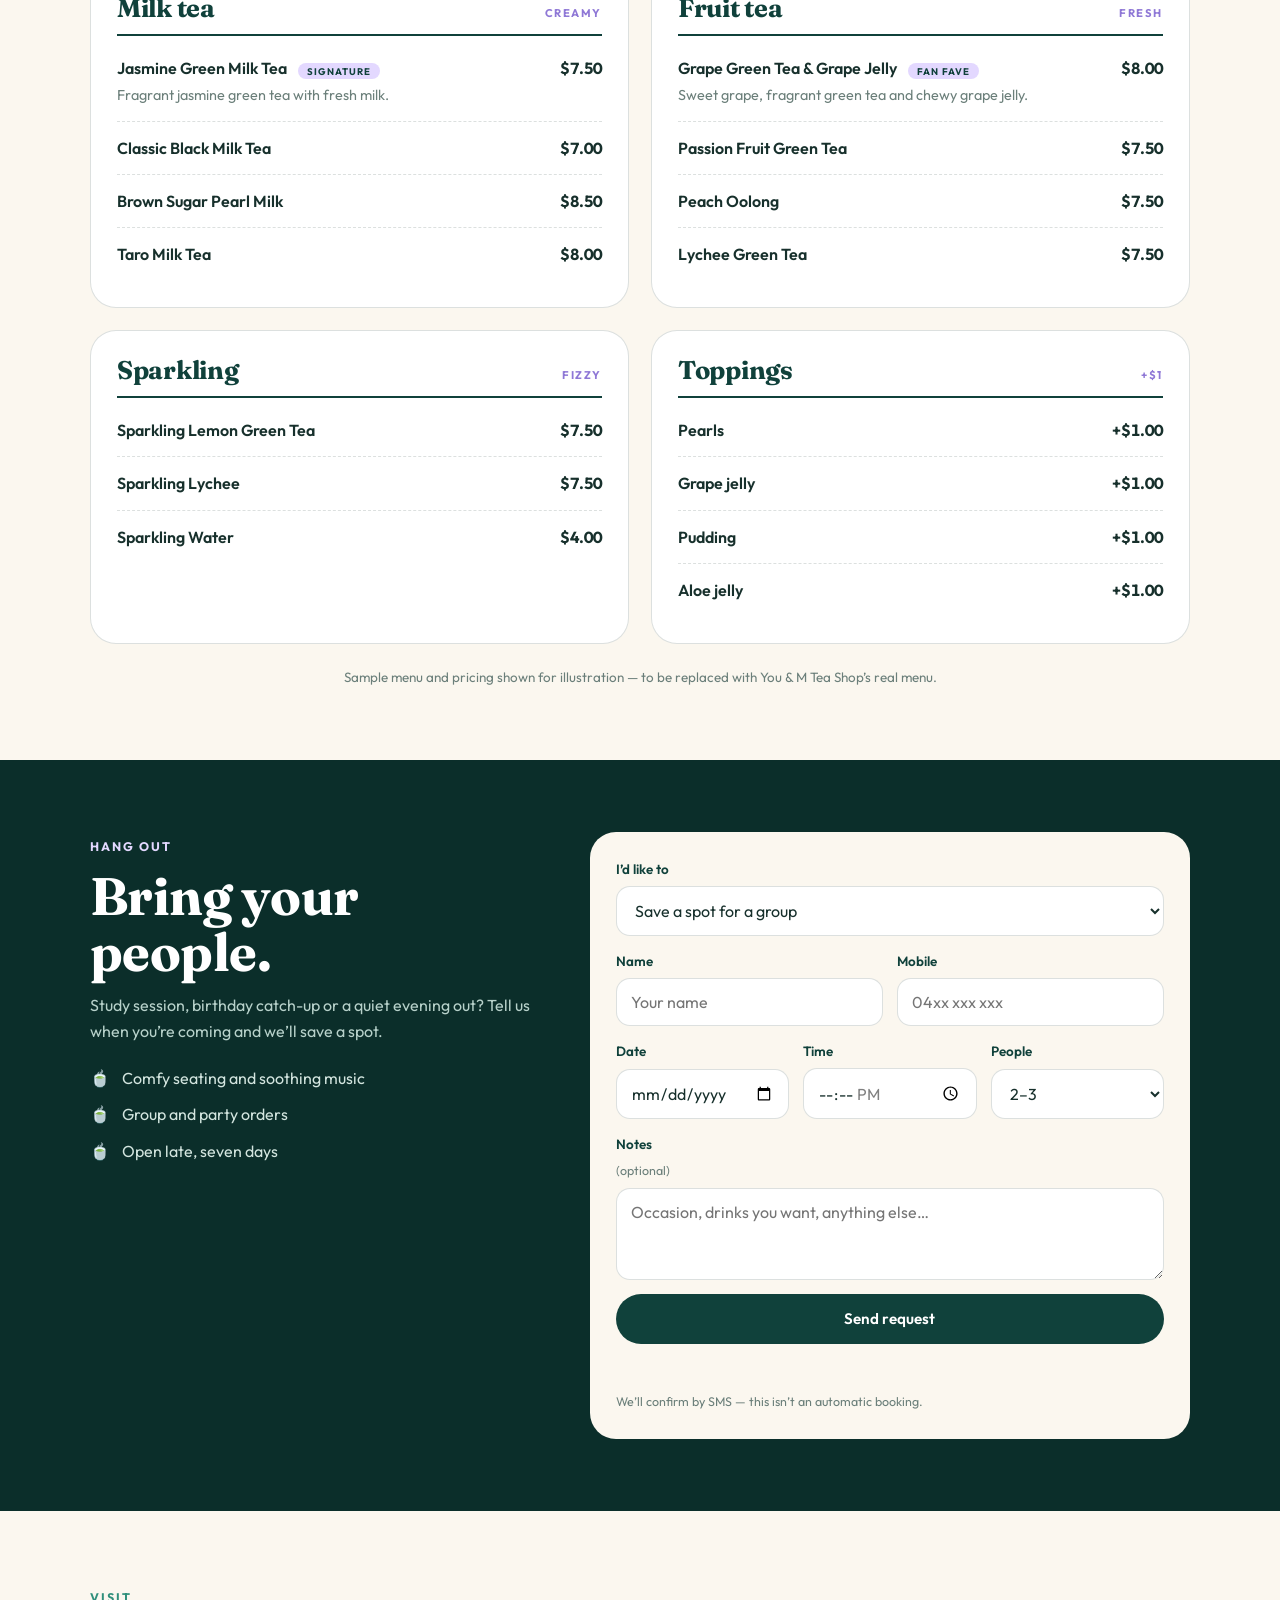
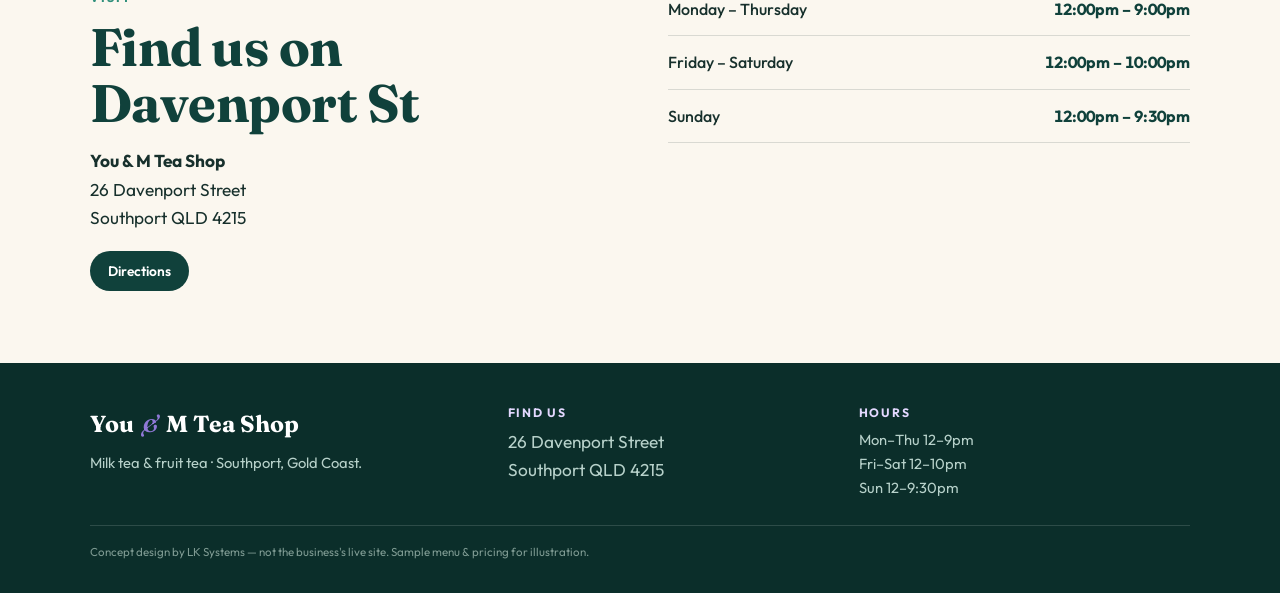
<file: you-and-m-tea-shop/index.html>
<!doctype html>
<html lang="en-AU">
<head>
<meta charset="utf-8">
<meta name="viewport" content="width=device-width, initial-scale=1, viewport-fit=cover">
<title>You &amp; M Tea Shop &mdash; Milk Tea &amp; Fruit Tea, Southport</title>
<meta name="description" content="Jasmine green milk tea, grape green tea with grape jelly and sparkling teas in a cosy Davenport Street tea shop, open late in Southport.">
<meta name="theme-color" content="#10413b">
<link rel="preconnect" href="https://fonts.googleapis.com">
<link rel="preconnect" href="https://fonts.gstatic.com" crossorigin>
<link rel="stylesheet" href="https://fonts.googleapis.com/css2?family=Fraunces:ital,opsz,wght@0,9..144,600;0,9..144,700;1,9..144,600&family=Outfit:wght@400;500;600;700&display=swap">
<style>
  :root{
    --deep:#10413b; --deep-2:#0b2e2a; --jade:#2f8f7b; --mint:#cfeee3; --lilac:#e3d8ff; --lilac-d:#8f78d6; --peach:#ffcfae; --cream:#fbf7ef;
    --ink:#17302c; --muted:#6b7f7a; --line:rgba(23,48,44,.15);
    --serif:"Fraunces","Playfair Display",Georgia,serif;
    --sans:"Outfit",system-ui,-apple-system,"Segoe UI",Roboto,sans-serif;
  }
  *,*::before,*::after{box-sizing:border-box;}
  html{scroll-behavior:smooth;scroll-padding-top:72px;}
  body{margin:0;background:var(--cream);color:var(--ink);font-family:var(--sans);line-height:1.65;-webkit-font-smoothing:antialiased;}
  a{color:inherit;text-decoration:none;} svg{display:block;max-width:100%;}
  h1,h2,h3{font-family:var(--serif);font-weight:700;margin:0;line-height:1.06;color:var(--deep);letter-spacing:-.01em;}
  p{margin:0;}
  .wrap{width:min(1100px,100% - 36px);margin-inline:auto;}
  .skip{position:absolute;left:-999px;top:8px;background:var(--deep);color:#fff;padding:8px 14px;z-index:100;} .skip:focus{left:8px;}
  :focus-visible{outline:3px solid var(--lilac-d);outline-offset:3px;}
  .btn{display:inline-flex;align-items:center;justify-content:center;gap:8px;min-height:50px;padding:0 26px;border:0;border-radius:999px;background:var(--deep);color:#fff;font:600 .95rem var(--sans);cursor:pointer;transition:transform .12s,background .15s;white-space:nowrap;}
  .btn:hover{background:var(--jade);transform:translateY(-1px);} .btn:active{transform:scale(.97);}
  .btn.lilac{background:var(--lilac);color:var(--deep);} .btn.lilac:hover{background:#fff;}
  .btn.ghost{background:transparent;color:var(--deep);box-shadow:inset 0 0 0 2px var(--deep);} .btn.ghost:hover{background:var(--deep);color:#fff;}
  .btn.sm{min-height:40px;padding:0 18px;font-size:.86rem;}
  .site-header{position:sticky;top:0;z-index:50;background:rgba(251,247,239,.94);backdrop-filter:blur(8px);border-bottom:1px solid var(--line);}
  .nav{display:flex;align-items:center;justify-content:space-between;height:64px;gap:12px;}
  .brand{display:flex;align-items:center;gap:8px;font-family:var(--serif);font-weight:700;font-size:1.45rem;color:var(--deep);white-space:nowrap;} .brand i{font-style:italic;font-weight:600;color:var(--lilac-d);}
  .nav ul{display:none;list-style:none;margin:0;padding:0;gap:26px;font-weight:500;font-size:.95rem;} .nav ul a:hover{color:var(--jade);}
  @media(min-width:860px){.nav ul{display:flex;}}

  .hero{background:var(--deep);color:#fff;padding:54px 0 70px;position:relative;overflow:hidden;}
  .hero::before{content:"";position:absolute;inset:0;background:radial-gradient(520px 340px at 85% 30%,rgba(227,216,255,.22),transparent 70%),radial-gradient(420px 300px at 10% 100%,rgba(47,143,123,.45),transparent 70%);}
  .hero-grid{display:grid;gap:36px;align-items:center;position:relative;} @media(min-width:900px){.hero-grid{grid-template-columns:1.1fr .9fr;gap:56px;}}
  .open{display:inline-flex;align-items:center;gap:10px;background:rgba(255,255,255,.1);border-radius:999px;padding:7px 16px;font-weight:600;font-size:.84rem;}
  .open::before{content:"";width:9px;height:9px;border-radius:50%;background:#7dffb8;box-shadow:0 0 12px #7dffb8;}
  .hero h1{font-size:clamp(2.8rem,8vw,5.4rem);color:#fff;margin:18px 0 18px;} .hero h1 em{color:var(--lilac);}
  .lead{font-size:1.12rem;color:#cfe4de;max-width:44ch;}
  .cta-row{display:flex;flex-wrap:wrap;gap:12px;margin-top:28px;}
  .glow{justify-self:center;width:min(360px,80vw);position:relative;}
  .float{animation:fl 5s ease-in-out infinite;} @keyframes fl{0%,100%{transform:translateY(0)}50%{transform:translateY(-10px)}}

  .strip{background:var(--lilac);color:var(--deep);} .strip .wrap{display:grid;grid-template-columns:1fr 1fr;} @media(min-width:760px){.strip .wrap{grid-template-columns:repeat(4,1fr);}}
  .strip div{padding:16px 8px;text-align:center;font-weight:600;font-size:.92rem;border-right:1px solid rgba(16,65,59,.14);} .strip div:nth-child(2n){border-right:0;}
  @media(min-width:760px){.strip div:nth-child(2n){border-right:1px solid rgba(16,65,59,.14);}.strip div:last-child{border-right:0;}} .strip b{display:block;font-family:var(--serif);font-size:1.15rem;}

  section{padding:72px 0;}
  .sec-head{margin-bottom:30px;max-width:620px;} .sec-head.center{text-align:center;margin-inline:auto;} .sec-head h2{font-size:clamp(2rem,5.6vw,3.3rem);margin-top:10px;} .sec-head p{margin-top:12px;color:var(--muted);}
  .kick{font-size:.78rem;font-weight:700;letter-spacing:.16em;text-transform:uppercase;color:var(--jade);}

  .finder{background:#fff;border-radius:28px;padding:26px;box-shadow:0 20px 44px -30px rgba(16,65,59,.6);border:1px solid var(--line);display:grid;gap:22px;} @media(min-width:860px){.finder{grid-template-columns:1fr 1fr;gap:34px;padding:34px;align-items:center;}}
  .finder h3{font-size:1.5rem;margin-bottom:12px;}
  .vibes{display:flex;flex-wrap:wrap;gap:8px;} .vibe{border:0;border-radius:999px;padding:12px 20px;background:var(--cream);color:var(--deep);font:600 .95rem var(--sans);cursor:pointer;box-shadow:inset 0 0 0 2px var(--line);min-height:46px;}
  .vibe[aria-pressed="true"]{background:var(--deep);color:#fff;box-shadow:none;}
  .pick{background:var(--mint);border-radius:22px;padding:24px;min-height:176px;display:grid;align-content:center;gap:6px;}
  .pick small{font-weight:700;letter-spacing:.12em;text-transform:uppercase;font-size:.72rem;color:var(--jade);} .pick h4{font-family:var(--serif);font-size:1.7rem;margin:0;color:var(--deep);line-height:1.1;} .pick p{color:var(--ink);} .pick .pr{font-weight:700;color:var(--deep);}

  .menu-grid{display:grid;gap:18px;} @media(min-width:800px){.menu-grid{grid-template-columns:1fr 1fr;gap:22px;}}
  .card{background:#fff;border:1px solid var(--line);border-radius:26px;padding:26px;}
  .card h3{font-size:1.6rem;padding-bottom:12px;border-bottom:2px solid var(--deep);margin-bottom:6px;display:flex;justify-content:space-between;align-items:baseline;gap:10px;} .card h3 span{font:700 .7rem var(--sans);letter-spacing:.14em;text-transform:uppercase;color:var(--lilac-d);}
  .item{padding:13px 0;border-bottom:1px dashed var(--line);display:grid;grid-template-columns:1fr auto;gap:2px 14px;} .item:last-child{border-bottom:0;}
  .item b{font-weight:600;} .item .p{font-weight:700;font-variant-numeric:tabular-nums;} .item small{grid-column:1/-1;color:var(--muted);font-size:.9rem;}
  .tag{display:inline-block;margin-left:8px;background:var(--lilac);color:var(--deep);font:700 .6rem var(--sans);letter-spacing:.1em;text-transform:uppercase;padding:2px 9px;border-radius:999px;vertical-align:middle;}
  .menu-note{text-align:center;margin-top:22px;font-size:.84rem;color:var(--muted);}

  .dark{background:var(--deep-2);color:#fff;} .dark h2{color:#fff;} .dark .kick{color:var(--lilac);} .dark .sec-head p{color:#b7d1ca;}
  .split{display:grid;gap:30px;align-items:start;} @media(min-width:900px){.split{grid-template-columns:.85fr 1.15fr;gap:56px;}}
  .perks{list-style:none;margin:20px 0 0;padding:0;display:grid;gap:10px;color:#d3e5df;} .perks li{display:flex;gap:12px;} .perks li::before{content:"\1F375";}
  form.formcard{background:var(--cream);color:var(--ink);border-radius:26px;padding:26px;display:grid;gap:14px;} @media(max-width:520px){form.formcard{padding:18px;}}
  .row{display:grid;gap:14px;} @media(min-width:560px){.row.two{grid-template-columns:1fr 1fr;}.row.three{grid-template-columns:1fr 1fr 1fr;}}
  label{display:grid;gap:6px;font-size:.84rem;font-weight:600;color:var(--deep);}
  input,select,textarea{font:400 1rem var(--sans);padding:13px 14px;border:1.5px solid var(--line);border-radius:14px;background:#fff;color:var(--ink);width:100%;min-height:48px;}
  input:focus,select:focus,textarea:focus{outline:none;border-color:var(--lilac-d);box-shadow:0 0 0 3px rgba(143,120,214,.25);}
  textarea{min-height:92px;resize:vertical;}
  .hp{position:absolute;left:-9999px;}
  .form-note{min-height:1.4em;font-weight:700;font-size:.92rem;} .form-note.ok{color:#1f7a47;} .form-note.err{color:#b4442a;}
  .fine{font-size:.78rem;color:var(--muted);font-weight:400;}

  .visit{display:grid;gap:26px;} @media(min-width:860px){.visit{grid-template-columns:1fr 1fr;gap:56px;}}
  address{font-style:normal;font-size:1.08rem;}
  .hours{width:100%;border-collapse:collapse;} .hours th,.hours td{padding:13px 0;border-bottom:1px solid var(--line);text-align:left;font-weight:500;} .hours td{text-align:right;font-weight:700;color:var(--deep);font-variant-numeric:tabular-nums;}
  .links{display:flex;gap:10px;flex-wrap:wrap;margin-top:18px;}

  footer{background:var(--deep-2);color:#b7d1ca;padding:42px 0 32px;font-size:.92rem;}
  .foot{display:grid;gap:20px;} @media(min-width:760px){.foot{grid-template-columns:1.2fr 1fr 1fr;}}
  footer .brand{color:#fff;margin-bottom:8px;} footer h4{margin:0 0 8px;color:var(--lilac);font:700 .76rem var(--sans);letter-spacing:.14em;text-transform:uppercase;} footer a:hover{color:#fff;}
  .disclaimer{margin-top:24px;padding-top:16px;border-top:1px solid rgba(255,255,255,.14);font-size:.72rem;color:#7e9a92;}
  .reveal{opacity:0;transform:translateY(14px);transition:opacity .6s ease,transform .6s ease;} .reveal.in{opacity:1;transform:none;}
  @media(prefers-reduced-motion:reduce){html{scroll-behavior:auto}.float{animation:none}.reveal{opacity:1;transform:none;transition:none;}.btn{transition:none;}}
</style>
</head>
<body>
<a class="skip" href="#main">Skip to content</a>
<header class="site-header"><div class="wrap nav">
  <a class="brand" href="#top" aria-label="You &amp; M Tea Shop home">You <i>&amp;</i> M Tea Shop</a>
  <nav aria-label="Primary"><ul><li><a href="#finder">Tea finder</a></li><li><a href="#menu">Menu</a></li><li><a href="#hangout">Book a spot</a></li><li><a href="#visit">Visit</a></li></ul></nav>
  <a class="btn sm" href="#finder">Find my tea</a>
</div></header>

<main id="main">
  <section class="hero" id="top">
    <div class="wrap hero-grid">
      <div>
        <span class="open">Open late &middot; until 9&ndash;10pm</span>
        <h1>Your cosy corner for <em>good tea.</em></h1>
        <p class="lead">Jasmine green milk tea, grape green tea with real grape jelly, sparkling fruit teas and more &mdash; brewed to order in a relaxed Southport tea shop with comfy seating and soothing music.</p>
        <div class="cta-row"><a class="btn lilac" href="#finder">Find your tea</a><a class="btn" style="background:transparent;box-shadow:inset 0 0 0 2px #fff" href="#menu">See the menu</a></div>
      </div>
      <div class="glow" aria-hidden="true">
        <svg class="float" viewBox="0 0 320 340">
          <ellipse cx="160" cy="316" rx="110" ry="12" fill="rgba(0,0,0,.28)"/>
          <path d="M72 80h176l-16 214a20 20 0 0 1-20 18H108a20 20 0 0 1-20-18z" fill="rgba(255,255,255,.12)" stroke="#fff" stroke-width="5" stroke-linejoin="round"/>
          <path d="M82 150h156l-12 144a14 14 0 0 1-14 14H108a14 14 0 0 1-14-14z" fill="#8f78d6"/>
          <path d="M92 220h136l-8 74a14 14 0 0 1-14 14H108a14 14 0 0 1-14-14z" fill="#6c55b8"/>
          <g fill="#3b2a6d"><circle cx="122" cy="282" r="9"/><circle cx="152" cy="290" r="9"/><circle cx="182" cy="282" r="9"/><circle cx="138" cy="262" r="9"/><circle cx="168" cy="260" r="9"/></g>
          <rect x="62" y="62" width="196" height="26" rx="13" fill="#cfeee3" stroke="#fff" stroke-width="5"/>
          <rect x="150" y="6" width="12" height="100" rx="6" fill="#ffcfae" transform="rotate(10 156 56)"/>
          <circle cx="206" cy="178" r="6" fill="#fff" opacity=".6"/><circle cx="116" cy="196" r="5" fill="#fff" opacity=".5"/>
        </svg>
      </div>
    </div>
  </section>

  <div class="strip"><div class="wrap">
    <div><b>Late</b>Open till 9&ndash;10pm</div><div><b>Cosy seating</b>Soothing music</div><div><b>Brewed fresh</b>Made to order</div><div><b>Davenport St</b>Southport</div>
  </div></div>

  <section id="finder">
    <div class="wrap">
      <div class="sec-head center reveal"><span class="kick">Tea finder</span><h2>What are you in the mood for?</h2><p>Tap a vibe and we&rsquo;ll suggest a drink.</p></div>
      <div class="finder reveal">
        <div><h3>Pick a vibe</h3>
          <div class="vibes" role="group" aria-label="Tea vibe">
            <button class="vibe" type="button" data-v="creamy" aria-pressed="true">Creamy &amp; comforting</button>
            <button class="vibe" type="button" data-v="fruity" aria-pressed="false">Fruity &amp; fresh</button>
            <button class="vibe" type="button" data-v="light" aria-pressed="false">Light &amp; floral</button>
            <button class="vibe" type="button" data-v="fizzy" aria-pressed="false">Fizzy &amp; fun</button>
          </div></div>
        <div class="pick" aria-live="polite"><small>Try this</small><h4 id="pick-name"></h4><p id="pick-desc"></p><span class="pr" id="pick-price"></span></div>
      </div>
    </div>
  </section>

  <section id="menu" style="padding-top:0">
    <div class="wrap">
      <div class="sec-head center reveal"><span class="kick">Menu highlights</span><h2>Sip the favourites</h2></div>
      <div class="menu-grid">
        <article class="card reveal"><h3>Milk tea <span>Creamy</span></h3>
          <div class="item"><b>Jasmine Green Milk Tea <span class="tag">Signature</span></b><span class="p">$7.50</span><small>Fragrant jasmine green tea with fresh milk.</small></div>
          <div class="item"><b>Classic Black Milk Tea</b><span class="p">$7.00</span></div>
          <div class="item"><b>Brown Sugar Pearl Milk</b><span class="p">$8.50</span></div>
          <div class="item"><b>Taro Milk Tea</b><span class="p">$8.00</span></div>
        </article>
        <article class="card reveal"><h3>Fruit tea <span>Fresh</span></h3>
          <div class="item"><b>Grape Green Tea &amp; Grape Jelly <span class="tag">Fan fave</span></b><span class="p">$8.00</span><small>Sweet grape, fragrant green tea and chewy grape jelly.</small></div>
          <div class="item"><b>Passion Fruit Green Tea</b><span class="p">$7.50</span></div>
          <div class="item"><b>Peach Oolong</b><span class="p">$7.50</span></div>
          <div class="item"><b>Lychee Green Tea</b><span class="p">$7.50</span></div>
        </article>
        <article class="card reveal"><h3>Sparkling <span>Fizzy</span></h3>
          <div class="item"><b>Sparkling Lemon Green Tea</b><span class="p">$7.50</span></div>
          <div class="item"><b>Sparkling Lychee</b><span class="p">$7.50</span></div>
          <div class="item"><b>Sparkling Water</b><span class="p">$4.00</span></div>
        </article>
        <article class="card reveal"><h3>Toppings <span>+$1</span></h3>
          <div class="item"><b>Pearls</b><span class="p">+$1.00</span></div>
          <div class="item"><b>Grape jelly</b><span class="p">+$1.00</span></div>
          <div class="item"><b>Pudding</b><span class="p">+$1.00</span></div>
          <div class="item"><b>Aloe jelly</b><span class="p">+$1.00</span></div>
        </article>
      </div>
      <p class="menu-note">Sample menu and pricing shown for illustration &mdash; to be replaced with You &amp; M Tea Shop&rsquo;s real menu.</p>
    </div>
  </section>

  <section class="dark" id="hangout">
    <div class="wrap split">
      <div class="reveal"><div class="sec-head" style="margin-bottom:0"><span class="kick">Hang out</span><h2>Bring your people.</h2><p>Study session, birthday catch-up or a quiet evening out? Tell us when you&rsquo;re coming and we&rsquo;ll save a spot.</p></div>
        <ul class="perks"><li>Comfy seating and soothing music</li><li>Group and party orders</li><li>Open late, seven days</li></ul></div>
      <form class="formcard reveal" id="inquiry" name="you-and-m-booking" method="POST" data-netlify="true" netlify-honeypot="bot-field">
        <input type="hidden" name="form-name" value="you-and-m-booking">
        <p class="hp"><label>Don&rsquo;t fill this out: <input name="bot-field" tabindex="-1" autocomplete="off"></label></p>
        <label>I&rsquo;d like to<select name="type"><option>Save a spot for a group</option><option>Order for a party</option><option>Ask about an event</option></select></label>
        <div class="row two"><label>Name<input name="name" required autocomplete="name" placeholder="Your name"></label><label>Mobile<input name="phone" type="tel" required autocomplete="tel" inputmode="tel" placeholder="04xx xxx xxx"></label></div>
        <div class="row three"><label>Date<input name="date" id="d" type="date" required></label><label>Time<input name="time" type="time" min="12:00" max="21:30" required></label><label>People<select name="guests"><option>2&ndash;3</option><option>4&ndash;6</option><option>7&ndash;10</option><option>10+</option></select></label></div>
        <label>Notes <span class="fine">(optional)</span><textarea name="message" id="msg" placeholder="Occasion, drinks you want, anything else&hellip;"></textarea></label>
        <button class="btn" type="submit">Send request</button>
        <p class="form-note" id="form-note" role="status" aria-live="polite"></p>
        <p class="fine">We&rsquo;ll confirm by SMS &mdash; this isn&rsquo;t an automatic booking.</p>
      </form>
    </div>
  </section>

  <section id="visit">
    <div class="wrap visit">
      <div class="reveal"><div class="sec-head" style="margin-bottom:16px"><span class="kick">Visit</span><h2>Find us on Davenport St</h2></div>
        <address><strong>You &amp; M Tea Shop</strong><br>26 Davenport Street<br>Southport QLD 4215</address>
        <div class="links"><a class="btn sm" href="https://www.google.com/maps/search/?api=1&amp;query=You+%26+M+Tea+Shop+26+Davenport+Street+Southport" target="_blank" rel="noopener">Directions</a></div></div>
      <div class="reveal"><table class="hours"><caption style="position:absolute;left:-9999px">Opening hours</caption><tbody>
        <tr><th scope="row">Monday &ndash; Thursday</th><td>12:00pm &ndash; 9:00pm</td></tr>
        <tr><th scope="row">Friday &ndash; Saturday</th><td>12:00pm &ndash; 10:00pm</td></tr>
        <tr><th scope="row">Sunday</th><td>12:00pm &ndash; 9:30pm</td></tr></tbody></table></div>
    </div>
  </section>
</main>

<footer><div class="wrap">
  <div class="foot">
    <div><div class="brand">You <i>&amp;</i> M Tea Shop</div><p>Milk tea &amp; fruit tea &middot; Southport, Gold Coast.</p></div>
    <div><h4>Find us</h4><address>26 Davenport Street<br>Southport QLD 4215</address></div>
    <div><h4>Hours</h4><span>Mon&ndash;Thu 12&ndash;9pm<br>Fri&ndash;Sat 12&ndash;10pm<br>Sun 12&ndash;9:30pm</span></div>
  </div>
  <p class="disclaimer">Concept design by LK Systems &mdash; not the business's live site. Sample menu &amp; pricing for illustration.</p>
</div></footer>

<script>
(function(){
  var picks={
    creamy:['Jasmine Green Milk Tea','Fragrant jasmine green tea with fresh milk — smooth, soft and comforting.','$7.50 · add pearls +$1'],
    fruity:['Grape Green Tea & Grape Jelly','Sweet grape, fragrant green tea and chewy grape jelly.','$8.00'],
    light:['Lychee Green Tea','Light, floral and refreshing — lychee over fragrant green tea.','$7.50'],
    fizzy:['Sparkling Lemon Green Tea','Bubbly, zesty and super refreshing over ice.','$7.50']
  };
  var vs=document.querySelectorAll('.vibe');
  function show(k){var p=picks[k];document.getElementById('pick-name').textContent=p[0];document.getElementById('pick-desc').textContent=p[1];document.getElementById('pick-price').textContent=p[2];}
  vs.forEach(function(b){b.addEventListener('click',function(){vs.forEach(function(x){x.setAttribute('aria-pressed',x===b);});show(b.getAttribute('data-v'));});});
  show('creamy');
  var d=document.getElementById('d');if(d){var t=new Date();t.setMinutes(t.getMinutes()-t.getTimezoneOffset());d.min=t.toISOString().slice(0,10);}
  var form=document.getElementById('inquiry'),note=document.getElementById('form-note');
  form.addEventListener('submit',function(e){
    e.preventDefault();var btn=form.querySelector('button[type=submit]');btn.disabled=true;note.className='form-note';note.textContent='Sending…';
    fetch('/',{method:'POST',headers:{'Content-Type':'application/x-www-form-urlencoded'},body:new URLSearchParams(new FormData(form)).toString()})
      .then(function(r){if(!r.ok)throw new Error('x');form.reset();note.className='form-note ok';note.textContent='Thanks! Request received — we’ll text to confirm.';})
      .catch(function(){note.className='form-note err';note.textContent='Preview mode: this form submits once the site is deployed on Netlify.';})
      .then(function(){btn.disabled=false;});
  });
  var els=document.querySelectorAll('.reveal');
  if('IntersectionObserver' in window){var io=new IntersectionObserver(function(es){es.forEach(function(en){if(en.isIntersecting){en.target.classList.add('in');io.unobserve(en.target);}});},{threshold:.12});els.forEach(function(el){io.observe(el);});}else{els.forEach(function(el){el.classList.add('in');});}
})();
</script>
</body>
</html>
</file>
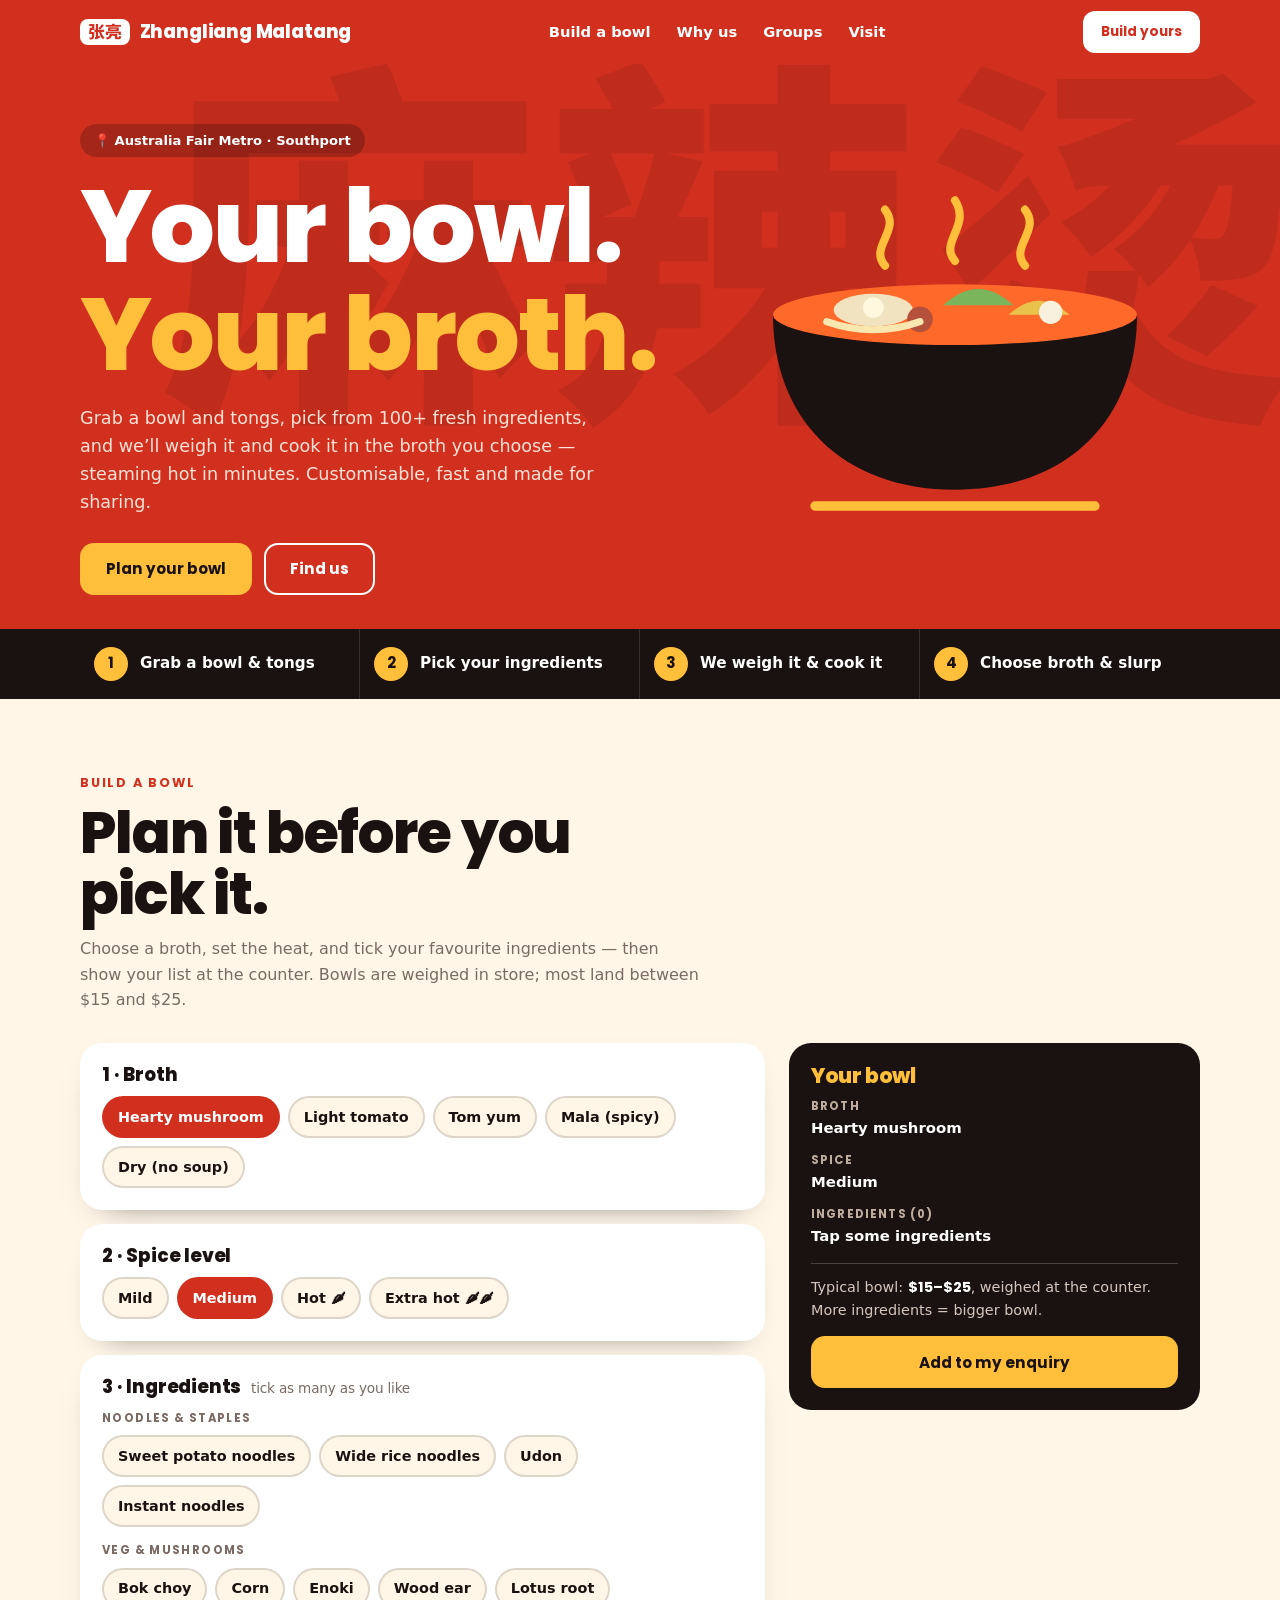
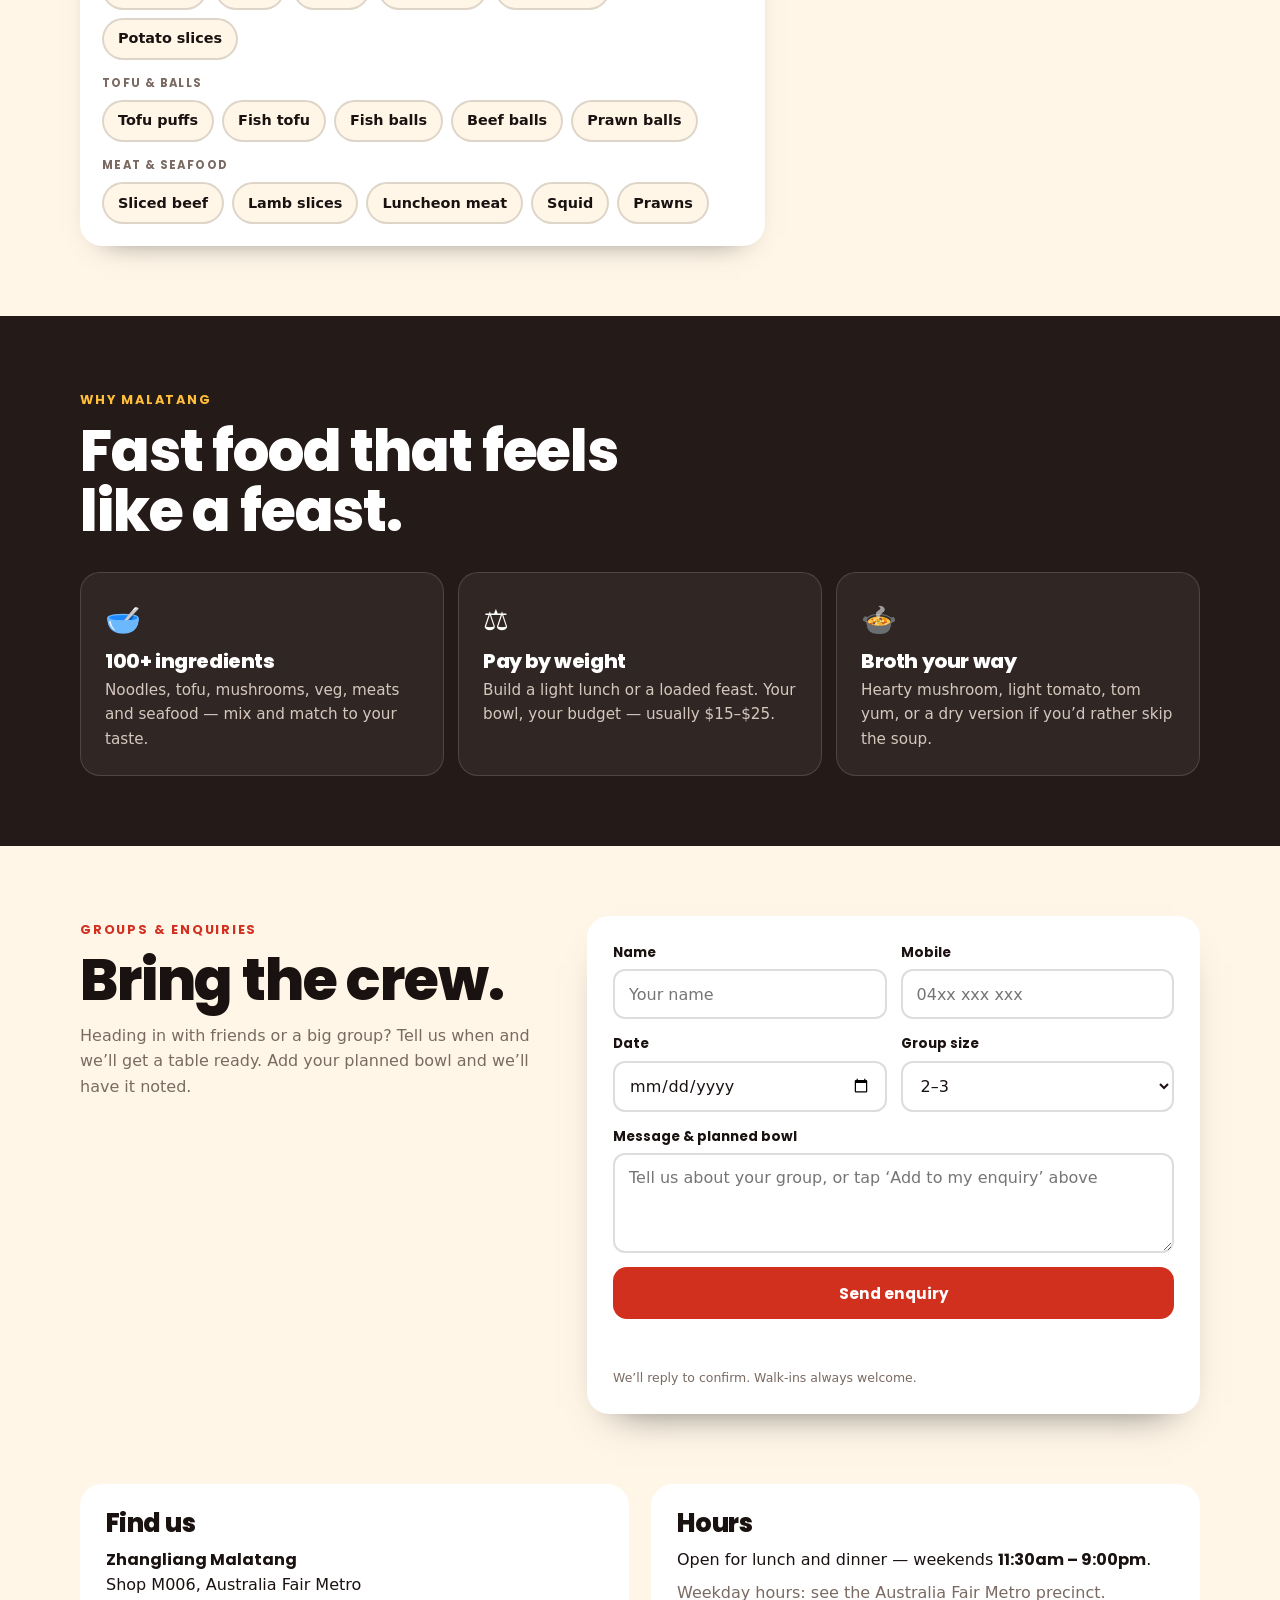
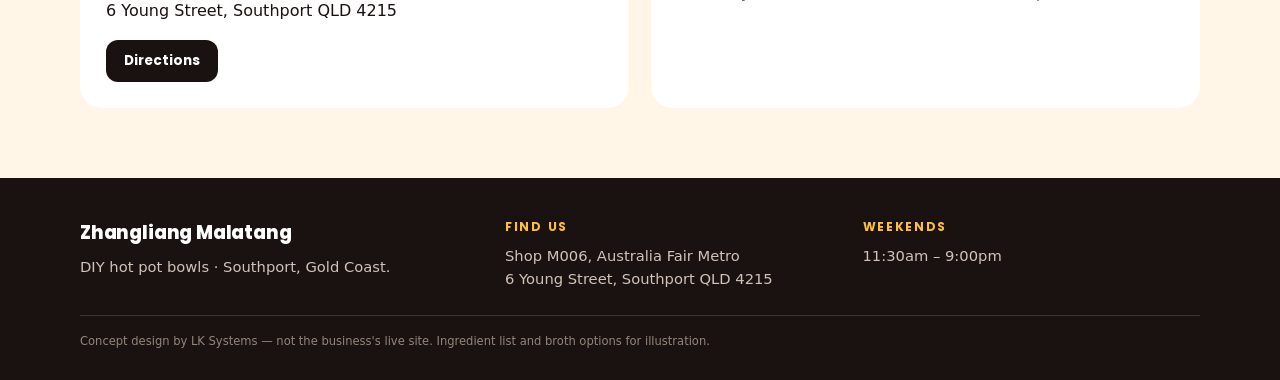
<file: zhangliang-malatang/index.html>
<!doctype html>
<html lang="en-AU">
<head>
<meta charset="utf-8">
<meta name="viewport" content="width=device-width, initial-scale=1, viewport-fit=cover">
<title>Zhangliang Malatang &mdash; Build-Your-Own Hot Pot Bowls, Southport</title>
<meta name="description" content="Pick from 100+ fresh ingredients, have them weighed and cooked in your choice of broth. DIY malatang at Australia Fair Metro, Southport.">
<meta name="theme-color" content="#d2301f">
<link rel="preconnect" href="https://fonts.googleapis.com">
<link rel="preconnect" href="https://fonts.gstatic.com" crossorigin>
<link rel="stylesheet" href="https://fonts.googleapis.com/css2?family=Noto+Sans+SC:wght@500;700;900&family=Poppins:wght@400;500;600;700;800&display=swap">
<style>
  :root{
    --red:#d2301f; --red-d:#a8210f; --chili:#ff6a2b; --cream:#fff6e8; --ink:#1a1210; --char:#241a17;
    --gold:#ffbf3a; --muted:#7a6a62; --line:rgba(26,18,16,.14);
    --sans:"Poppins",system-ui,-apple-system,"Segoe UI",Roboto,sans-serif;
    --cn:"Noto Sans SC","PingFang SC","Microsoft YaHei","Hiragino Sans GB",sans-serif;
  }
  *,*::before,*::after{box-sizing:border-box;}
  html{scroll-behavior:smooth;scroll-padding-top:72px;}
  body{margin:0;background:var(--cream);color:var(--ink);font-family:var(--sans);line-height:1.6;-webkit-font-smoothing:antialiased;}
  a{color:inherit;text-decoration:none;} svg{display:block;max-width:100%;}
  h1,h2,h3{font-family:var(--sans);font-weight:800;margin:0;line-height:1.05;letter-spacing:-.02em;}
  p{margin:0;}
  .wrap{width:min(1120px,100% - 36px);margin-inline:auto;}
  .skip{position:absolute;left:-999px;top:8px;background:#000;color:#fff;padding:8px 14px;z-index:100;} .skip:focus{left:8px;}
  :focus-visible{outline:3px solid var(--ink);outline-offset:3px;}
  .btn{display:inline-flex;align-items:center;justify-content:center;gap:8px;min-height:52px;padding:0 26px;border:0;border-radius:14px;background:var(--ink);color:#fff;font:700 .95rem var(--sans);cursor:pointer;transition:transform .12s,background .15s;white-space:nowrap;}
  .btn:hover{background:#000;transform:translateY(-1px);} .btn:active{transform:scale(.98);}
  .btn.red{background:var(--red);} .btn.red:hover{background:var(--red-d);}
  .btn.gold{background:var(--gold);color:var(--ink);} .btn.gold:hover{background:#ffd06b;}
  .btn.ghost{background:transparent;color:var(--ink);box-shadow:inset 0 0 0 2px var(--ink);} .btn.ghost:hover{background:var(--ink);color:#fff;}
  .btn.sm{min-height:42px;padding:0 18px;font-size:.85rem;border-radius:12px;}
  .site-header{position:sticky;top:0;z-index:50;background:var(--red);color:#fff;}
  .nav{display:flex;align-items:center;justify-content:space-between;height:64px;gap:12px;}
  .brand{display:flex;align-items:center;gap:10px;font-weight:800;font-size:1.15rem;letter-spacing:-.01em;white-space:nowrap;}
  .brand i{font-style:normal;font-family:var(--cn);background:#fff;color:var(--red);border-radius:8px;padding:0 8px;font-size:1.05rem;line-height:1.5;}
  .nav ul{display:none;list-style:none;margin:0;padding:0;gap:26px;font-weight:600;font-size:.92rem;} .nav ul a:hover{text-decoration:underline;text-underline-offset:4px;}
  @media(min-width:860px){.nav ul{display:flex;}}
  @media(max-width:480px){.brand{font-size:.98rem;}.brand i{display:none;}.nav .btn.sm{padding:0 14px;}}
  .nav .btn{background:#fff;color:var(--red);} .nav .btn:hover{background:var(--gold);color:var(--ink);}

  .hero{background:var(--red);color:#fff;padding:36px 0 0;position:relative;overflow:hidden;}
  .hero::before{content:"麻辣烫";position:absolute;right:-20px;top:-30px;font-family:var(--cn);font-weight:900;font-size:min(46vw,380px);line-height:1;color:rgba(0,0,0,.09);pointer-events:none;white-space:nowrap;}
  .hero-grid{display:grid;gap:26px;align-items:center;position:relative;}
  @media(min-width:900px){.hero{padding-top:60px;}.hero-grid{grid-template-columns:1.1fr .9fr;gap:30px;}}
  .pill{display:inline-flex;gap:8px;background:rgba(0,0,0,.22);border-radius:999px;padding:6px 14px;font-weight:600;font-size:.82rem;}
  .hero h1{font-size:clamp(2.9rem,10vw,6.4rem);margin:16px 0 16px;color:#fff;}
  .hero h1 span{color:var(--gold);}
  .hero .lead{font-size:1.1rem;color:#ffe3d6;max-width:46ch;}
  .cta-row{display:flex;flex-wrap:wrap;gap:12px;margin-top:26px;}
  .bowl{justify-self:center;width:min(420px,86vw);}
  .steam{animation:steam 3s ease-in-out infinite;} .steam:nth-child(2){animation-delay:.7s}.steam:nth-child(3){animation-delay:1.4s}
  @keyframes steam{0%{opacity:0;transform:translateY(8px)}50%{opacity:.9}100%{opacity:0;transform:translateY(-14px)}}
  .steps{background:var(--ink);color:#fff;margin-top:34px;}
  .steps .wrap{display:grid;grid-template-columns:1fr;} @media(min-width:760px){.steps .wrap{grid-template-columns:repeat(4,1fr);}}
  .step{padding:18px 14px;display:flex;gap:12px;align-items:center;border-bottom:1px solid rgba(255,255,255,.12);}
  @media(min-width:760px){.step{border-bottom:0;border-right:1px solid rgba(255,255,255,.12);}.step:last-child{border-right:0;}}
  .step b{flex:none;width:34px;height:34px;border-radius:50%;background:var(--gold);color:var(--ink);display:grid;place-items:center;font-size:.95rem;}
  .step span{font-weight:600;font-size:.95rem;}

  section{padding:70px 0;}
  .sec-head{margin-bottom:30px;max-width:620px;} .sec-head h2{font-size:clamp(2.1rem,6vw,3.6rem);}
  .sec-head p{margin-top:12px;color:var(--muted);} .kick{display:inline-block;margin-bottom:10px;font-weight:700;font-size:.8rem;letter-spacing:.14em;text-transform:uppercase;color:var(--red);}
  .dark{background:var(--char);color:#fff;} .dark .sec-head p{color:#d6c7bd;} .dark .kick{color:var(--gold);}

  .builder{display:grid;gap:16px;} @media(min-width:960px){.builder{grid-template-columns:1.5fr .9fr;gap:24px;align-items:start;}}
  .panel{background:#fff;border-radius:22px;padding:22px;box-shadow:0 14px 30px -24px rgba(0,0,0,.7);} .panel+.panel{margin-top:14px;}
  .panel h3{font-size:1.15rem;margin-bottom:12px;letter-spacing:-.01em;} .panel h3 small{font-weight:500;color:var(--muted);margin-left:6px;font-size:.85rem;}
  .opts{display:flex;flex-wrap:wrap;gap:8px;} .opt{position:relative;} .opt input{position:absolute;opacity:0;inset:0;}
  .opt span{display:inline-flex;align-items:center;gap:6px;min-height:42px;padding:0 16px;border-radius:999px;background:var(--cream);box-shadow:inset 0 0 0 2px var(--line);font-weight:600;font-size:.9rem;cursor:pointer;}
  .opt input:checked + span{background:var(--red);color:#fff;box-shadow:none;}
  .opt input:focus-visible + span{outline:3px solid var(--ink);outline-offset:2px;}
  .group-label{font-size:.72rem;font-weight:700;letter-spacing:.12em;text-transform:uppercase;color:var(--muted);margin:14px 0 8px;} .group-label:first-of-type{margin-top:0;}
  .summary{position:sticky;top:78px;background:var(--ink);color:#fff;border-radius:22px;padding:22px;}
  .summary h3{color:var(--gold);font-size:1.3rem;margin-bottom:10px;}
  .summary dl{margin:0 0 14px;display:grid;gap:10px;font-size:.93rem;} .summary dt{color:#bfae9f;font-size:.72rem;letter-spacing:.1em;text-transform:uppercase;font-weight:700;}
  .summary dd{margin:2px 0 0;font-weight:600;}
  .est{border-top:1px solid rgba(255,255,255,.2);padding-top:12px;margin-bottom:14px;font-size:.9rem;color:#d6c7bd;} .est b{color:#fff;}

  .dealgrid{display:grid;gap:14px;} @media(min-width:760px){.dealgrid{grid-template-columns:repeat(3,1fr);}}
  .deal{background:rgba(255,255,255,.06);border:1px solid rgba(255,255,255,.14);border-radius:20px;padding:24px;}
  .deal .ic{font-size:1.8rem;margin-bottom:8px;} .deal h3{font-size:1.25rem;margin-bottom:6px;} .deal p{color:#d6c7bd;font-size:.95rem;}

  form.card{background:#fff;border-radius:22px;padding:26px;display:grid;gap:14px;box-shadow:0 20px 40px -28px rgba(0,0,0,.7);} @media(max-width:520px){form.card{padding:18px;}}
  .split{display:grid;gap:30px;align-items:start;} @media(min-width:900px){.split{grid-template-columns:.85fr 1.15fr;gap:54px;}}
  .row{display:grid;gap:14px;} @media(min-width:560px){.row.two{grid-template-columns:1fr 1fr;}}
  label{display:grid;gap:6px;font-size:.84rem;font-weight:700;}
  input,select,textarea{font:500 1rem var(--sans);padding:13px 14px;border:2px solid var(--line);border-radius:12px;background:#fff;color:var(--ink);width:100%;min-height:50px;}
  input:focus,select:focus,textarea:focus{outline:none;border-color:var(--red);box-shadow:0 0 0 4px rgba(210,48,31,.18);}
  textarea{min-height:100px;resize:vertical;}
  .hp{position:absolute;left:-9999px;}
  .form-note{min-height:1.4em;font-weight:700;font-size:.92rem;} .form-note.ok{color:#17803d;} .form-note.err{color:var(--red-d);}
  .fine{font-size:.78rem;color:var(--muted);font-weight:500;}

  .visit{display:grid;gap:16px;} @media(min-width:820px){.visit{grid-template-columns:1fr 1fr;gap:22px;}}
  .info{background:#fff;border-radius:22px;padding:26px;} .info h3{font-size:1.6rem;margin-bottom:10px;} address{font-style:normal;}
  .links{display:flex;gap:10px;flex-wrap:wrap;margin-top:16px;}

  footer{background:var(--ink);color:#d1c3b8;padding:40px 0 30px;font-size:.92rem;}
  .foot{display:grid;gap:20px;} @media(min-width:760px){.foot{grid-template-columns:1.2fr 1fr 1fr;}}
  footer .brand{color:#fff;margin-bottom:8px;} footer h4{margin:0 0 8px;color:var(--gold);font:700 .76rem var(--sans);letter-spacing:.14em;text-transform:uppercase;} footer a:hover{color:#fff;}
  .disclaimer{margin-top:24px;padding-top:16px;border-top:1px solid rgba(255,255,255,.14);font-size:.72rem;color:#948679;}
  .reveal{opacity:0;transform:translateY(12px);transition:opacity .5s ease,transform .5s ease;} .reveal.in{opacity:1;transform:none;}
  @media(prefers-reduced-motion:reduce){html{scroll-behavior:auto}.steam{animation:none;opacity:.6}.reveal{opacity:1;transform:none;transition:none;}.btn{transition:none;}}
</style>
</head>
<body>
<a class="skip" href="#main">Skip to content</a>
<header class="site-header"><div class="wrap nav">
  <a class="brand" href="#top" aria-label="Zhangliang Malatang home"><i>张亮</i> Zhangliang Malatang</a>
  <nav aria-label="Primary"><ul><li><a href="#build">Build a bowl</a></li><li><a href="#why">Why us</a></li><li><a href="#group">Groups</a></li><li><a href="#visit">Visit</a></li></ul></nav>
  <a class="btn sm" href="#build">Build yours</a>
</div></header>

<main id="main">
  <section class="hero" id="top">
    <div class="wrap hero-grid">
      <div>
        <span class="pill">&#128205; Australia Fair Metro &middot; Southport</span>
        <h1>Your bowl. <span>Your broth.</span></h1>
        <p class="lead">Grab a bowl and tongs, pick from 100+ fresh ingredients, and we&rsquo;ll weigh it and cook it in the broth you choose &mdash; steaming hot in minutes. Customisable, fast and made for sharing.</p>
        <div class="cta-row"><a class="btn gold" href="#build">Plan your bowl</a><a class="btn ghost" style="color:#fff;box-shadow:inset 0 0 0 2px #fff" href="#visit">Find us</a></div>
      </div>
      <div class="bowl" aria-hidden="true">
        <svg viewBox="0 0 360 300">
          <g fill="none" stroke="#ffbf3a" stroke-width="7" stroke-linecap="round"><path class="steam" d="M120 70c-14-16 14-30 0-48"/><path class="steam" d="M180 66c-14-16 14-30 0-52"/><path class="steam" d="M240 70c-14-16 14-30 0-48"/></g>
          <path d="M24 112h312c0 88-58 150-156 150S24 200 24 112z" fill="#1a1210"/>
          <ellipse cx="180" cy="112" rx="156" ry="26" fill="#ff6a2b"/>
          <g>
            <ellipse cx="110" cy="108" rx="34" ry="14" fill="#f2e3c0"/><circle cx="110" cy="106" r="9" fill="#fff7de"/>
            <path d="M170 104q30-28 60 0z" fill="#7ab55c"/><path d="M226 112q26-24 52 0z" fill="#e8c24a"/>
            <circle cx="150" cy="116" r="11" fill="#b5503a"/><circle cx="262" cy="110" r="10" fill="#f6f0dc"/>
            <path d="M70 118q40 14 80 0" fill="none" stroke="#f9e7b0" stroke-width="6" stroke-linecap="round"/>
          </g>
          <path d="M60 276h240" stroke="#ffbf3a" stroke-width="8" stroke-linecap="round"/>
        </svg>
      </div>
    </div>
    <div class="steps"><div class="wrap">
      <div class="step"><b>1</b><span>Grab a bowl &amp; tongs</span></div>
      <div class="step"><b>2</b><span>Pick your ingredients</span></div>
      <div class="step"><b>3</b><span>We weigh it &amp; cook it</span></div>
      <div class="step"><b>4</b><span>Choose broth &amp; slurp</span></div>
    </div></div>
  </section>

  <section id="build">
    <div class="wrap">
      <div class="sec-head reveal"><span class="kick">Build a bowl</span><h2>Plan it before you pick it.</h2><p>Choose a broth, set the heat, and tick your favourite ingredients &mdash; then show your list at the counter. Bowls are weighed in store; most land between $15 and $25.</p></div>
      <div class="builder">
        <div>
          <div class="panel"><h3>1 &middot; Broth</h3>
            <div class="opts">
              <label class="opt"><input type="radio" name="broth" value="Hearty mushroom" checked><span>Hearty mushroom</span></label>
              <label class="opt"><input type="radio" name="broth" value="Light tomato"><span>Light tomato</span></label>
              <label class="opt"><input type="radio" name="broth" value="Tom yum"><span>Tom yum</span></label>
              <label class="opt"><input type="radio" name="broth" value="Mala (spicy)"><span>Mala (spicy)</span></label>
              <label class="opt"><input type="radio" name="broth" value="Dry (no soup)"><span>Dry (no soup)</span></label>
            </div>
          </div>
          <div class="panel"><h3>2 &middot; Spice level</h3>
            <div class="opts">
              <label class="opt"><input type="radio" name="heat" value="Mild"><span>Mild</span></label>
              <label class="opt"><input type="radio" name="heat" value="Medium" checked><span>Medium</span></label>
              <label class="opt"><input type="radio" name="heat" value="Hot"><span>Hot &#127798;</span></label>
              <label class="opt"><input type="radio" name="heat" value="Extra hot"><span>Extra hot &#127798;&#127798;</span></label>
            </div>
          </div>
          <div class="panel"><h3>3 &middot; Ingredients <small>tick as many as you like</small></h3>
            <div class="group-label">Noodles &amp; staples</div>
            <div class="opts">
              <label class="opt"><input type="checkbox" name="ing" value="Sweet potato noodles"><span>Sweet potato noodles</span></label>
              <label class="opt"><input type="checkbox" name="ing" value="Wide rice noodles"><span>Wide rice noodles</span></label>
              <label class="opt"><input type="checkbox" name="ing" value="Udon"><span>Udon</span></label>
              <label class="opt"><input type="checkbox" name="ing" value="Instant noodles"><span>Instant noodles</span></label>
            </div>
            <div class="group-label">Veg &amp; mushrooms</div>
            <div class="opts">
              <label class="opt"><input type="checkbox" name="ing" value="Bok choy"><span>Bok choy</span></label>
              <label class="opt"><input type="checkbox" name="ing" value="Corn"><span>Corn</span></label>
              <label class="opt"><input type="checkbox" name="ing" value="Enoki"><span>Enoki</span></label>
              <label class="opt"><input type="checkbox" name="ing" value="Wood ear"><span>Wood ear</span></label>
              <label class="opt"><input type="checkbox" name="ing" value="Lotus root"><span>Lotus root</span></label>
              <label class="opt"><input type="checkbox" name="ing" value="Potato slices"><span>Potato slices</span></label>
            </div>
            <div class="group-label">Tofu &amp; balls</div>
            <div class="opts">
              <label class="opt"><input type="checkbox" name="ing" value="Tofu puffs"><span>Tofu puffs</span></label>
              <label class="opt"><input type="checkbox" name="ing" value="Fish tofu"><span>Fish tofu</span></label>
              <label class="opt"><input type="checkbox" name="ing" value="Fish balls"><span>Fish balls</span></label>
              <label class="opt"><input type="checkbox" name="ing" value="Beef balls"><span>Beef balls</span></label>
              <label class="opt"><input type="checkbox" name="ing" value="Prawn balls"><span>Prawn balls</span></label>
            </div>
            <div class="group-label">Meat &amp; seafood</div>
            <div class="opts">
              <label class="opt"><input type="checkbox" name="ing" value="Sliced beef"><span>Sliced beef</span></label>
              <label class="opt"><input type="checkbox" name="ing" value="Lamb slices"><span>Lamb slices</span></label>
              <label class="opt"><input type="checkbox" name="ing" value="Luncheon meat"><span>Luncheon meat</span></label>
              <label class="opt"><input type="checkbox" name="ing" value="Squid"><span>Squid</span></label>
              <label class="opt"><input type="checkbox" name="ing" value="Prawns"><span>Prawns</span></label>
            </div>
          </div>
        </div>
        <aside class="summary" aria-live="polite">
          <h3>Your bowl</h3>
          <dl>
            <div><dt>Broth</dt><dd id="s-broth"></dd></div>
            <div><dt>Spice</dt><dd id="s-heat"></dd></div>
            <div><dt>Ingredients (<span id="s-count">0</span>)</dt><dd id="s-ing">Tap some ingredients</dd></div>
          </dl>
          <div class="est">Typical bowl: <b>$15&ndash;$25</b>, weighed at the counter. More ingredients = bigger bowl.</div>
          <a class="btn gold" href="#group" id="send-bowl" style="width:100%">Add to my enquiry</a>
        </aside>
      </div>
    </div>
  </section>

  <section class="dark" id="why">
    <div class="wrap">
      <div class="sec-head reveal"><span class="kick">Why malatang</span><h2>Fast food that feels like a feast.</h2></div>
      <div class="dealgrid">
        <div class="deal reveal"><div class="ic">&#129379;</div><h3>100+ ingredients</h3><p>Noodles, tofu, mushrooms, veg, meats and seafood &mdash; mix and match to your taste.</p></div>
        <div class="deal reveal"><div class="ic">&#9878;&#65039;</div><h3>Pay by weight</h3><p>Build a light lunch or a loaded feast. Your bowl, your budget &mdash; usually $15&ndash;$25.</p></div>
        <div class="deal reveal"><div class="ic">&#127858;</div><h3>Broth your way</h3><p>Hearty mushroom, light tomato, tom yum, or a dry version if you&rsquo;d rather skip the soup.</p></div>
      </div>
    </div>
  </section>

  <section id="group">
    <div class="wrap split">
      <div class="reveal"><div class="sec-head" style="margin-bottom:0"><span class="kick">Groups &amp; enquiries</span><h2>Bring the crew.</h2><p>Heading in with friends or a big group? Tell us when and we&rsquo;ll get a table ready. Add your planned bowl and we&rsquo;ll have it noted.</p></div></div>
      <form class="card reveal" id="inquiry" name="zhangliang-enquiry" method="POST" data-netlify="true" netlify-honeypot="bot-field">
        <input type="hidden" name="form-name" value="zhangliang-enquiry">
        <p class="hp"><label>Don&rsquo;t fill this out: <input name="bot-field" tabindex="-1" autocomplete="off"></label></p>
        <div class="row two"><label>Name<input name="name" required autocomplete="name" placeholder="Your name"></label><label>Mobile<input name="phone" type="tel" required autocomplete="tel" inputmode="tel" placeholder="04xx xxx xxx"></label></div>
        <div class="row two"><label>Date<input name="date" id="d" type="date"></label><label>Group size<select name="guests"><option>2&ndash;3</option><option>4&ndash;6</option><option>7&ndash;10</option><option>10+</option></select></label></div>
        <label>Message &amp; planned bowl<textarea name="message" id="msg" placeholder="Tell us about your group, or tap &lsquo;Add to my enquiry&rsquo; above"></textarea></label>
        <button class="btn red" type="submit">Send enquiry</button>
        <p class="form-note" id="form-note" role="status" aria-live="polite"></p>
        <p class="fine">We&rsquo;ll reply to confirm. Walk-ins always welcome.</p>
      </form>
    </div>
  </section>

  <section id="visit" style="padding-top:0">
    <div class="wrap visit">
      <div class="info reveal"><h3>Find us</h3><address><strong>Zhangliang Malatang</strong><br>Shop M006, Australia Fair Metro<br>6 Young Street, Southport QLD 4215</address>
        <div class="links"><a class="btn sm" href="https://www.google.com/maps/search/?api=1&amp;query=Zhangliang+Malatang+6+Young+Street+Southport" target="_blank" rel="noopener">Directions</a></div></div>
      <div class="info reveal"><h3>Hours</h3><p>Open for lunch and dinner &mdash; weekends <strong>11:30am &ndash; 9:00pm</strong>.</p><p style="margin-top:8px;color:var(--muted)">Weekday hours: see the Australia Fair Metro precinct.</p></div>
    </div>
  </section>
</main>

<footer><div class="wrap">
  <div class="foot">
    <div><div class="brand">Zhangliang Malatang</div><p>DIY hot pot bowls &middot; Southport, Gold Coast.</p></div>
    <div><h4>Find us</h4><address>Shop M006, Australia Fair Metro<br>6 Young Street, Southport QLD 4215</address></div>
    <div><h4>Weekends</h4><span>11:30am &ndash; 9:00pm</span></div>
  </div>
  <p class="disclaimer">Concept design by LK Systems &mdash; not the business's live site. Ingredient list and broth options for illustration.</p>
</div></footer>

<script>
(function(){
  var d=document.getElementById('d');if(d){var t=new Date();t.setMinutes(t.getMinutes()-t.getTimezoneOffset());d.min=t.toISOString().slice(0,10);}
  function val(n){var e=document.querySelector('input[name="'+n+'"]:checked');return e?e.value:'';}
  var sb=document.getElementById('s-broth'),sh=document.getElementById('s-heat'),si=document.getElementById('s-ing'),sc=document.getElementById('s-count');
  function ings(){return [].map.call(document.querySelectorAll('input[name="ing"]:checked'),function(x){return x.value;});}
  function update(){var l=ings();sb.textContent=val('broth');sh.textContent=val('heat');sc.textContent=l.length;si.textContent=l.length?l.join(', '):'Tap some ingredients';}
  document.querySelectorAll('.builder input').forEach(function(i){i.addEventListener('change',update);});update();
  document.getElementById('send-bowl').addEventListener('click',function(){
    var m=document.getElementById('msg'),l=ings();
    var line='My bowl: '+val('broth')+' broth, '+val('heat').toLowerCase()+' spice'+(l.length?' — '+l.join(', '):'');
    m.value=(m.value?m.value.replace(/\s+$/,'')+'\n':'')+line;
  });
  var form=document.getElementById('inquiry'),note=document.getElementById('form-note');
  form.addEventListener('submit',function(e){
    e.preventDefault();var btn=form.querySelector('button[type=submit]');btn.disabled=true;note.className='form-note';note.textContent='Sending…';
    fetch('/',{method:'POST',headers:{'Content-Type':'application/x-www-form-urlencoded'},body:new URLSearchParams(new FormData(form)).toString()})
      .then(function(r){if(!r.ok)throw new Error('x');form.reset();note.className='form-note ok';note.textContent='Thanks! Enquiry sent — we’ll be in touch.';})
      .catch(function(){note.className='form-note err';note.textContent='Preview mode: this form submits once the site is deployed on Netlify.';})
      .then(function(){btn.disabled=false;});
  });
  var els=document.querySelectorAll('.reveal');
  if('IntersectionObserver' in window){var io=new IntersectionObserver(function(es){es.forEach(function(en){if(en.isIntersecting){en.target.classList.add('in');io.unobserve(en.target);}});},{threshold:.1});els.forEach(function(el){io.observe(el);});}else{els.forEach(function(el){el.classList.add('in');});}
})();
</script>
</body>
</html>
</file>
